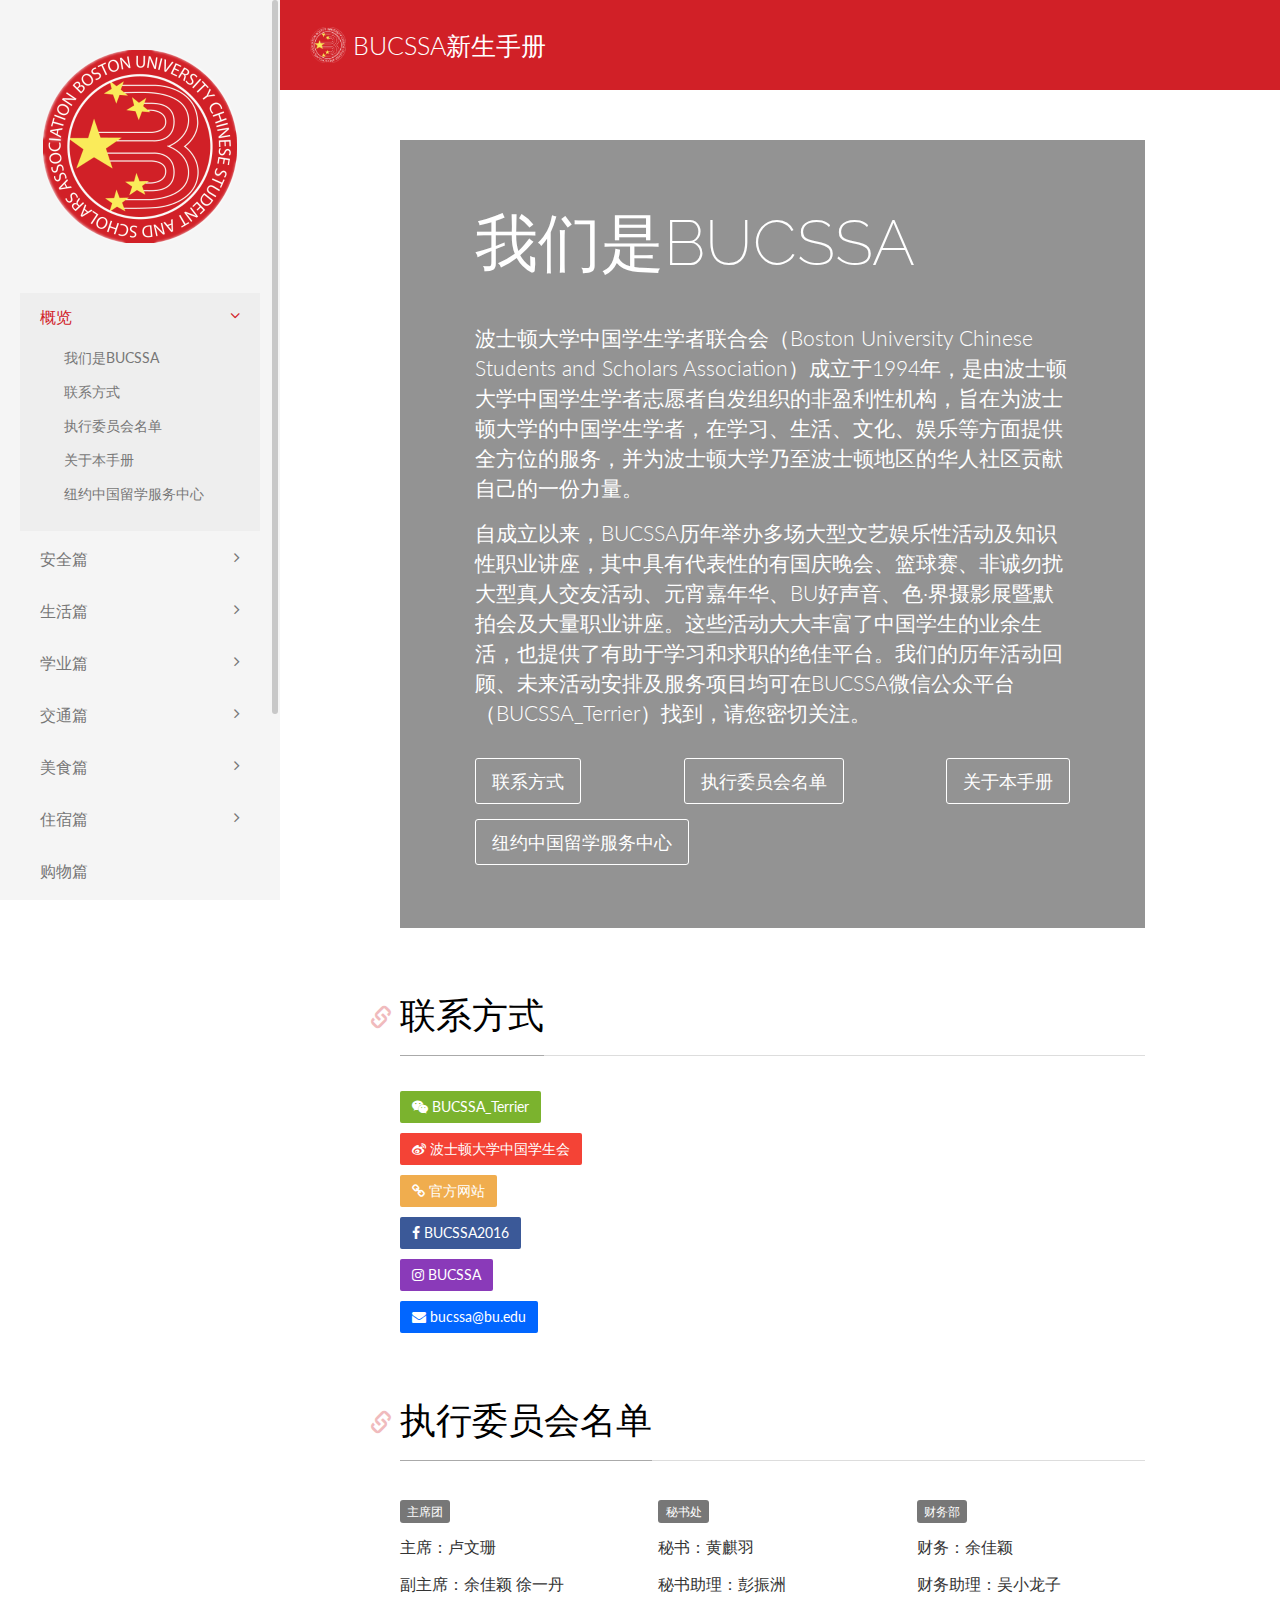
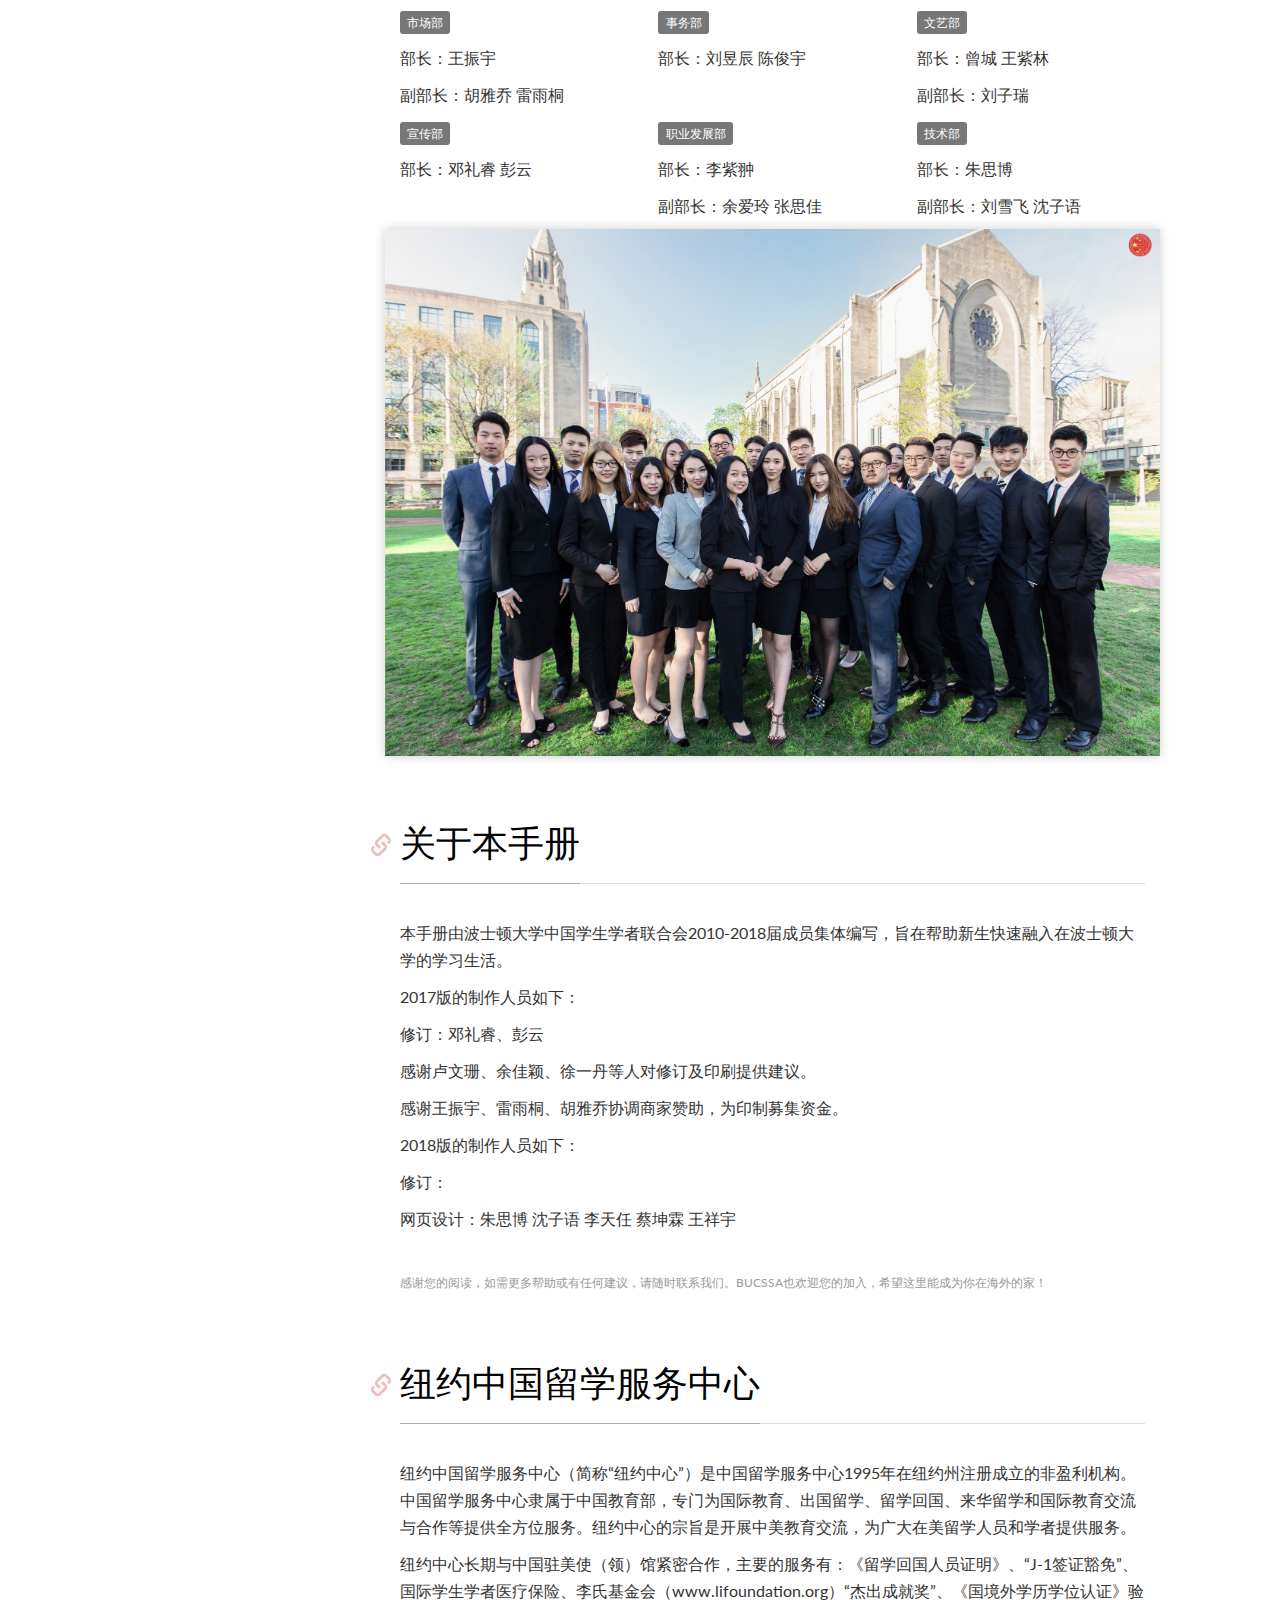
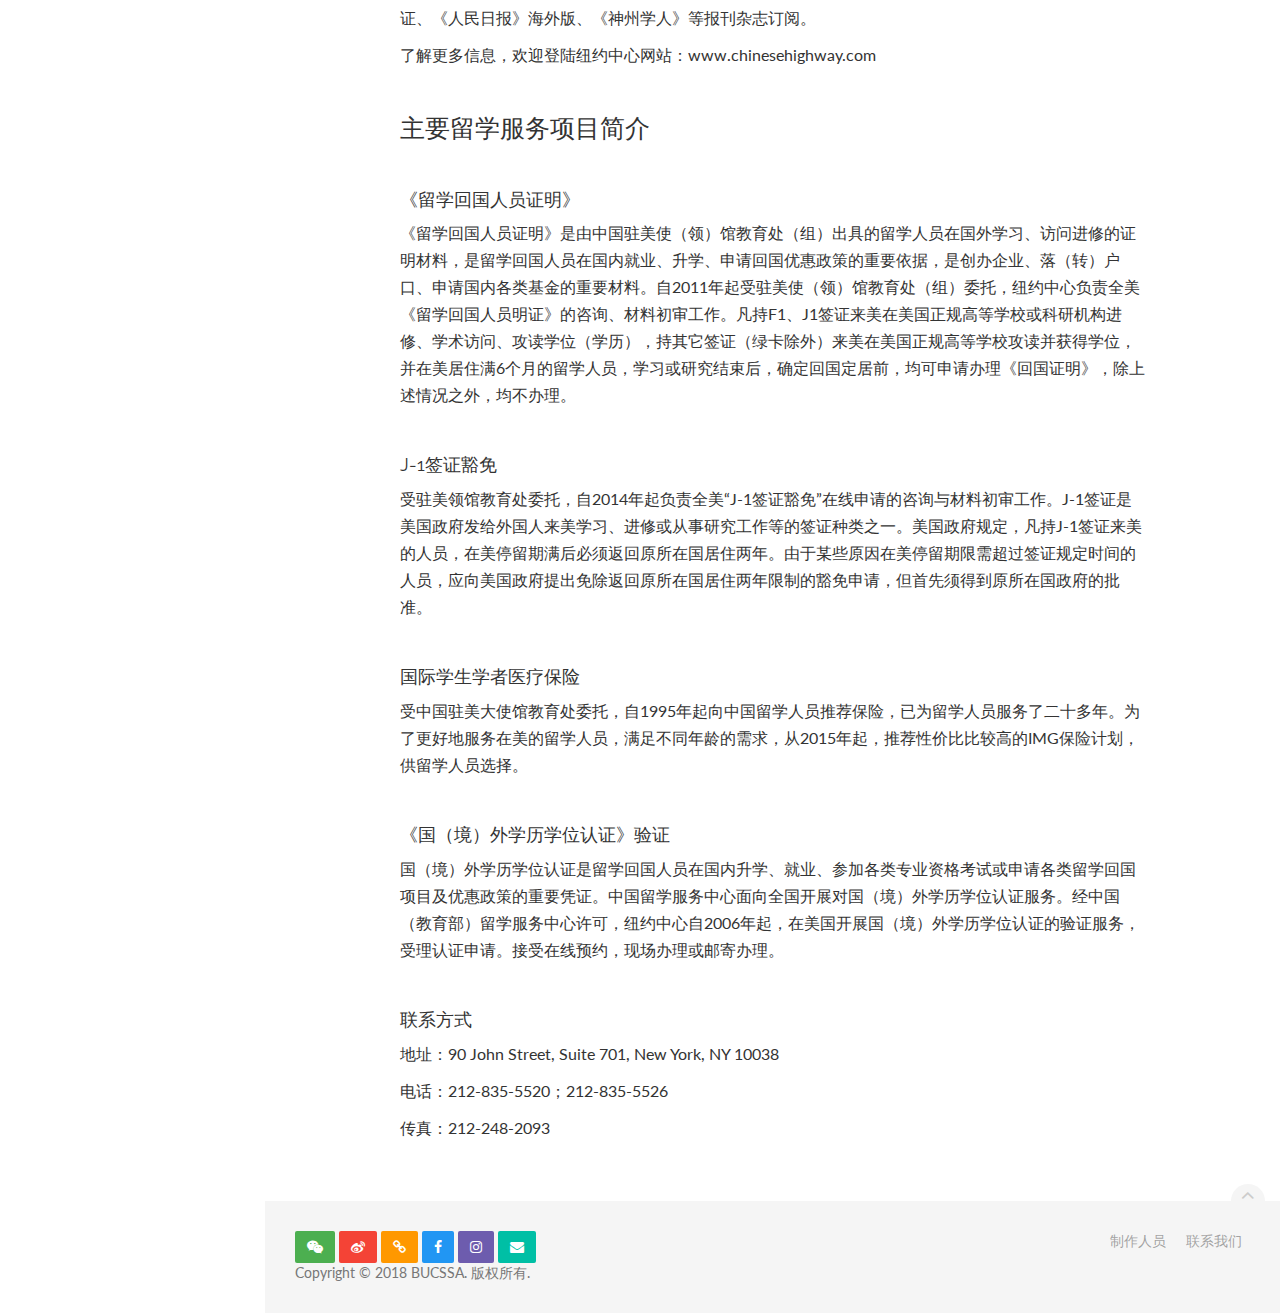
<file: index.html>
<!DOCTYPE html>
<html lang="en">
  <head>
    <meta charset="utf-8">
    <meta http-equiv="X-UA-Compatible" content="IE=edge">
    <meta name="viewport" content="width=device-width, initial-scale=1">
    <meta name="description" content="">
    <meta name="keywords" content="">

    <title>BUCSSA新生手册-概览</title>

    <!-- Styles -->
    <link href="assets/css/theDocs.all.min.css" rel="stylesheet">
    <link href="assets/css/custom.css" rel="stylesheet">
		<link href="assets/css/skin/skin-red.css" rel="stylesheet">
    <!-- Fonts -->
    <link href='http://fonts.googleapis.com/css?family=Raleway:100,300,400,500%7CLato:300,400' rel='stylesheet' type='text/css'>

    <!-- Favicons -->
    <link rel="apple-touch-icon" href="/apple-touch-icon.png">
    <link rel="icon" href="assets/img/favicon.png">
  </head>

  <body>


    <!-- Sidebar -->
    <aside class="sidebar sidebar-boxed">

      <a class="sidebar-brand" href="index.html"><img src="assets/img/logo-sidebar-alt.jpg" alt="logo"></a>
      <ul class="sidenav dropable">
      	
        <li>
          <a class="active" href="index.html">概览</a>
          <ul>
            <li><a href="index.html#index1">我们是BUCSSA</a></li>
            <li><a href="index.html#index2">联系方式</a></li>
            <li><a href="index.html#index3">执行委员会名单</a></li>
            <li><a href="index.html#index4">关于本手册</a></li>
            <li><a href="index.html#index5">纽约中国留学服务中心</a></li>
          </ul>
        </li>
        
        <li>
          <a href="safety.html">安全篇</a>
          <ul>
            <li><a href="safety.html#safety1">校园安全</a></li>
            <li><a href="safety.html#safety2">自然灾害</a></li>
            <li><a href="safety.html#safety3">心理健康</a></li>
          </ul>
        </li>
        
        <li>
          <a href="life.html">生活篇</a>
          <ul>
            <li><a href="life.html#life1">新生注册</a></li>
            <li><a href="life.html#life2">手机号办理</a></li>
            <li><a href="life.html#life3">银行开户</a></li>
            <li><a href="life.html#life4">驾照申请</a></li>
            <li><a href="life.html#life5">社会保障号(SSN)申请</a></li>
            <li><a href="life.html#life6">收入退税和 Direct Deposit</a></li>
          </ul>
        </li>
        
        <li>
          <a href="learning.html">学业篇</a>
          <ul>
            <li><a href="learning.html#learning1">课程</a></li>
            <li><a href="learning.html#learning2">校内活动</a></li>
            <li><a href="learning.html#learning3">转学转专业</a></li>
            <li><a href="learning.html#learning4">TA & RA</a></li>
            <li><a href="learning.html#learning5">PhD Qualify</a></li>
          </ul>
        </li>
        
        <li>
          <a href="transportation.html">交通篇</a>
          <ul>
            <li><a href="transportation.html#transportation1">地铁</a></li>
            <li><a href="transportation.html#transportation2">公交车和校车</a></li>
            <li><a href="transportation.html#transportation3">打车</a></li>
            <li><a href="transportation.html#transportation4">自行车</a></li>
            <li><a href="transportation.html#transportation5">长途</a></li>
            <li><a href="transportation.html#transportation6">租车</a></li>
          </ul>
        </li>
        
        <li>
          <a href="food.html">美食篇</a>
          <ul>
            <li><a href="food.html#food1">Dining Plan</a></li>
            <li><a href="food.html#food2">校外餐厅</a></li>
          </ul>
        </li>
        
        <li>
          <a href="housing.html">住宿篇</a>
          <ul>
            <li><a href="housing.html#housing1">宿舍</a></li>
            <li><a href="housing.html#housing2">校外租房</a></li>
            <li><a href="housing.html#housing3">临时住宿</a></li>
          </ul>
        </li>
        
        <li><a href="shopping.html">购物篇</a></li>
        
        <li><a href="on-campus-employment.html">校内工作篇</a></li>
                
        <li><a href="intern.html">实习篇</a></li>
        
        <li><a href="party.html">聚会篇</a></li>
        
        <li><a href="travel.html">旅游篇</a></li>

      </ul>

    </aside>
    <!-- END Sidebar -->


    <header class="site-header navbar-fullwidth">

      <!-- Top navbar & branding -->
      <nav class="navbar navbar-default">
        <div class="container">

          <!-- Toggle buttons and brand -->
          <div class="navbar-header">

          <!-- Top-right navbar botton template          	
            <button type="button" class="navbar-toggle" data-toggle="collapse" data-target="#navbar" aria-expanded="true" aria-controls="navbar">
              <span class="glyphicon glyphicon-option-vertical"></span>
            </button>
          -->  

            <button type="button" class="navbar-toggle for-sidebar" data-toggle="offcanvas">
              <span class="icon-bar"></span>
              <span class="icon-bar"></span>
              <span class="icon-bar"></span>
            </button>
            <a class="navbar-brand" href="index.html"><img src="assets/img/logo-sidebar.jpg" alt="logo">&nbsp;BUCSSA新生手册</a>
            
          </div>
          <!-- END Toggle buttons and brand -->

          <!-- Top-right navbar content template
          <div id="navbar" class="navbar-collapse collapse" aria-expanded="true" role="banner">
            <ul class="nav navbar-nav navbar-right">
              <li class="hero"><a href="index.html">BUCSSA新生手册</a></li>
            </ul>
          </div>
          <!-- END Top navbar -->

        </div>
      </nav>
      <!-- END Top navbar & branding -->
      
    </header>


    <main class="container-fluid">
      <div class="row">

        <!-- Main content -->
        <article class="main-content" role="main">

					<div id="index1" class="jumbotron text-white text-left overlay-black" style="">
					  <div class="container">
					    <h1>我们是BUCSSA</h1>
					    <p>波士顿大学中国学生学者联合会（Boston University Chinese Students and Scholars Association）成立于1994年，是由波士顿大学中国学生学者志愿者自发组织的非盈利性机构，旨在为波士顿大学的中国学生学者，在学习、生活、文化、娱乐等方面提供全方位的服务，并为波士顿大学乃至波士顿地区的华人社区贡献自己的一份力量。</p>
					    <p>自成立以来，BUCSSA历年举办多场大型文艺娱乐性活动及知识性职业讲座，其中具有代表性的有国庆晚会、篮球赛、非诚勿扰大型真人交友活动、元宵嘉年华、BU好声音、色·界摄影展暨默拍会及大量职业讲座。这些活动大大丰富了中国学生的业余生活，也提供了有助于学习和求职的绝佳平台。我们的历年活动回顾、未来活动安排及服务项目均可在BUCSSA微信公众平台（BUCSSA_Terrier）找到，请您密切关注。</p>
					    <p style="text-align:justify;text-align-last:justify">
					    	<a class="btn btn-white btn-outline btn-lg" href="#index2" role="button">联系方式</a>
					    	<a class="btn btn-white btn-outline btn-lg" href="#index3" role="button">执行委员会名单</a>
					    	<a class="btn btn-white btn-outline btn-lg" href="#index4" role="button">关于本手册</a>
					    	<a class="btn btn-white btn-outline btn-lg" href="#index5" role="button">纽约中国留学服务中心</a>
					    </p>
					  </div>
					</div>
				
					<h2 id="index2">联系方式</h2>
					<p><a href="assets/img/wechat-qr-code.png"><button type="button" class="btn btn-success" style="background-color:#7bb32e"><i class="fa fa-weixin"></i> BUCSSA_Terrier</button></a></p>
					<p><a href="https://weibo.com/bucssa"><button type="button" class="btn btn-danger style="background-color:#e6162d"><i class="fa fa-weibo"></i> 波士顿大学中国学生会</button></a></p>
					<p><a href="http://www.bucssa.net"><button type="button" class="btn btn-warning" style="background-color:#f0ad4e"><i class="fa fa-link"></i> 官方网站</button></a></p>
					<p><a href="https://www.facebook.com/BUCSSA2016/"><button type="button" class="btn btn-primary" style="background-color:#3b5998"><i class="fa fa-facebook"></i> BUCSSA2016</button></a></p>
					<p><a href="https://www.instagram.com/bucssa/"><button type="button" class="btn btn-purple" style="background-color:#8a3ab9"><i class="fa fa-instagram"></i> BUCSSA</button></a></p>
					<p><a href="mailto:bucssa@bu.edu"><button type="button" class="btn btn-teal" style="background-color:#0166ff"><i class="fa fa-envelope"></i> bucssa@bu.edu</button></a></p>
									
					<h2 id="index3">执行委员会名单</h2>
					<div class="row">
					  <div class="col-md-4">
							<p><span class="label label-default">主席团</span></p>
							<p>主席：卢文珊</p>
							<p>副主席：余佳颖 徐一丹</p>
					  </div>
					  <div class="col-md-4">
							<p><span class="label label-default">秘书处</span></p>
							<p>秘书：黄麒羽</p>
							<p>秘书助理：彭振洲</p>
					  </div>
					  <div class="col-md-4">
							<p><span class="label label-default">财务部</span></p>
							<p>财务：余佳颖</p>
							<p>财务助理：吴小龙子</p>
					  </div>
					</div>
					<div class="row">
					  <div class="col-md-4">
							<p><span class="label label-default">市场部</span></p>
							<p>部长：王振宇</p>
							<p>副部长：胡雅乔 雷雨桐</p>
					  </div>
					  <div class="col-md-4">
							<p><span class="label label-default">事务部</span></p>
							<p>部长：刘昱辰 陈俊宇</p>
					  </div>
					  <div class="col-md-4">
							<p><span class="label label-default">文艺部</span></p>
							<p>部长：曾城 王紫林</p>
							<p>副部长：刘子瑞</p>
					  </div>
					</div>
					<div class="row">
					  <div class="col-md-4">
							<p><span class="label label-default">宣传部</span></p>
							<p>部长：邓礼睿 彭云</p>
					  </div>
					  <div class="col-md-4">
							<p><span class="label label-default">职业发展部</span></p>
							<p>部长：李紫翀</p>
							<p>副部长：余爱玲 张思佳</p>
					  </div>
					  <div class="col-md-4">
							<p><span class="label label-default">技术部</span></p>
							<p>部长：朱思博</p>
							<p>副部长：刘雪飞 沈子语</p>
					  </div>
					  <img class="img-shadow img-responsive center-block" src="assets/img/board-members-photo-mini.jpg" alt="shadowed image">
					</div>
					
					<h2 id="index4">关于本手册</h2>
					<p>本手册由波士顿大学中国学生学者联合会2010-2018届成员集体编写，旨在帮助新生快速融入在波士顿大学的学习生活。</p>
					<p>2017版的制作人员如下：</p>
					<p>修订：邓礼睿、彭云</p>
					<p>感谢卢文珊、余佳颖、徐一丹等人对修订及印刷提供建议。</p>
					<p>感谢王振宇、雷雨桐、胡雅乔协调商家赞助，为印制募集资金。</p>
					<p>2018版的制作人员如下：</p>
					<p>修订：</p>
					<p>网页设计：朱思博 沈子语 李天任 蔡坤霖 王祥宇</p>
					<br>
					<p style="font-size:75%; color:#999999">感谢您的阅读，如需更多帮助或有任何建议，请随时联系我们。BUCSSA也欢迎您的加入，希望这里能成为你在海外的家！</p>

					<h2 id="index5">纽约中国留学服务中心</h2>
					<p>纽约中国留学服务中心（简称“纽约中心”）是中国留学服务中心1995年在纽约州注册成立的非盈利机构。中国留学服务中心隶属于中国教育部，专门为国际教育、出国留学、留学回国、来华留学和国际教育交流与合作等提供全方位服务。纽约中心的宗旨是开展中美教育交流，为广大在美留学人员和学者提供服务。</p>
					<p>纽约中心长期与中国驻美使（领）馆紧密合作，主要的服务有：《留学回国人员证明》、“J-1签证豁免”、国际学生学者医疗保险、李氏基金会（www.lifoundation.org）“杰出成就奖”、《国境外学历学位认证》验证、《人民日报》海外版、《神州学人》等报刊杂志订阅。</p>
					<p>了解更多信息，欢迎登陆纽约中心网站：www.chinesehighway.com</p>
					<br>
					<h4>主要留学服务项目简介</h4>
					<br>
					<h6>《留学回国人员证明》</h6>
					<p>《留学回国人员证明》是由中国驻美使（领）馆教育处（组）出具的留学人员在国外学习、访问进修的证明材料，是留学回国人员在国内就业、升学、申请回国优惠政策的重要依据，是创办企业、落（转）户口、申请国内各类基金的重要材料。自2011年起受驻美使（领）馆教育处（组）委托，纽约中心负责全美《留学回国人员明证》的咨询、材料初审工作。凡持F1、J1签证来美在美国正规高等学校或科研机构进修、学术访问、攻读学位（学历），持其它签证（绿卡除外）来美在美国正规高等学校攻读并获得学位，并在美居住满6个月的留学人员，学习或研究结束后，确定回国定居前，均可申请办理《回国证明》，除上述情况之外，均不办理。</p>
					<br>
					<h6>J-1签证豁免</h6>
					<p>受驻美领馆教育处委托，自2014年起负责全美“J-1签证豁免”在线申请的咨询与材料初审工作。J-1签证是美国政府发给外国人来美学习、进修或从事研究工作等的签证种类之一。美国政府规定，凡持J-1签证来美的人员，在美停留期满后必须返回原所在国居住两年。由于某些原因在美停留期限需超过签证规定时间的人员，应向美国政府提出免除返回原所在国居住两年限制的豁免申请，但首先须得到原所在国政府的批准。</p>
					<br>
					<h6>国际学生学者医疗保险</h6>
					<p>受中国驻美大使馆教育处委托，自1995年起向中国留学人员推荐保险，已为留学人员服务了二十多年。为了更好地服务在美的留学人员，满足不同年龄的需求，从2015年起，推荐性价比比较高的IMG保险计划，供留学人员选择。</p>
					<br>
					<h6>《国（境）外学历学位认证》验证</h6>
					<p>国（境）外学历学位认证是留学回国人员在国内升学、就业、参加各类专业资格考试或申请各类留学回国项目及优惠政策的重要凭证。中国留学服务中心面向全国开展对国（境）外学历学位认证服务。经中国（教育部）留学服务中心许可，纽约中心自2006年起，在美国开展国（境）外学历学位认证的验证服务，受理认证申请。接受在线预约，现场办理或邮寄办理。</p>
					<br>
					<h6>联系方式</h6>
					<p>地址：90 John Street, Suite 701, New York, NY 10038</p>
					<p>电话：212-835-5520；212-835-5526 </p>
					<p>传真：212-248-2093</p>

        </article>
        <!-- END Main content -->


        <!-- Footer -->
        <footer class="site-footer">
          <div class="container-fluid">
            <a id="scroll-up" href="#"><i class="fa fa-angle-up"></i></a>

            <div class="row">
              <div class="col-md-6 col-sm-6">
								<a href="assets/img/wechat-qr-code.png"><button type="button" class="btn btn-success"><i class="fa fa-weixin"></i></button></a>
								<a href="https://weibo.com/bucssa"><button type="button" class="btn btn-danger"><i class="fa fa-weibo"></i></button></a>
								<a href="http://www.bucssa.net"><button type="button" class="btn btn-warning"><i class="fa fa-link"></i></button></a>
								<a href="https://www.facebook.com/BUCSSA2016/"><button type="button" class="btn btn-primary"><i class="fa fa-facebook"></i></button></a>
								<a href="https://www.instagram.com/bucssa/"><button type="button" class="btn btn-purple"><i class="fa fa-instagram"></i></button></a>
								<a href="mailto:bucssa@bu.edu"><button type="button" class="btn btn-teal"><i class="fa fa-envelope"></i></button></a>                            	
                <p>Copyright &copy; 2018 BUCSSA. 版权所有.</p>
              </div>
              <div class="col-md-6 col-sm-6">
                <ul class="footer-menu">
                  <li><a href="index.html#index4">制作人员</a></li>
                  <li><a href="mailto:tech@bucssa.net">联系我们</a></li>
                </ul>
              </div>
            </div>
          </div>
        </footer>
        <!-- END Footer -->

      </div>
    </main>

    <!-- Scripts -->
    <script src="assets/js/theDocs.all.min.js"></script>
    <script src="assets/js/custom.js"></script>

  </body>
</html>
</file>
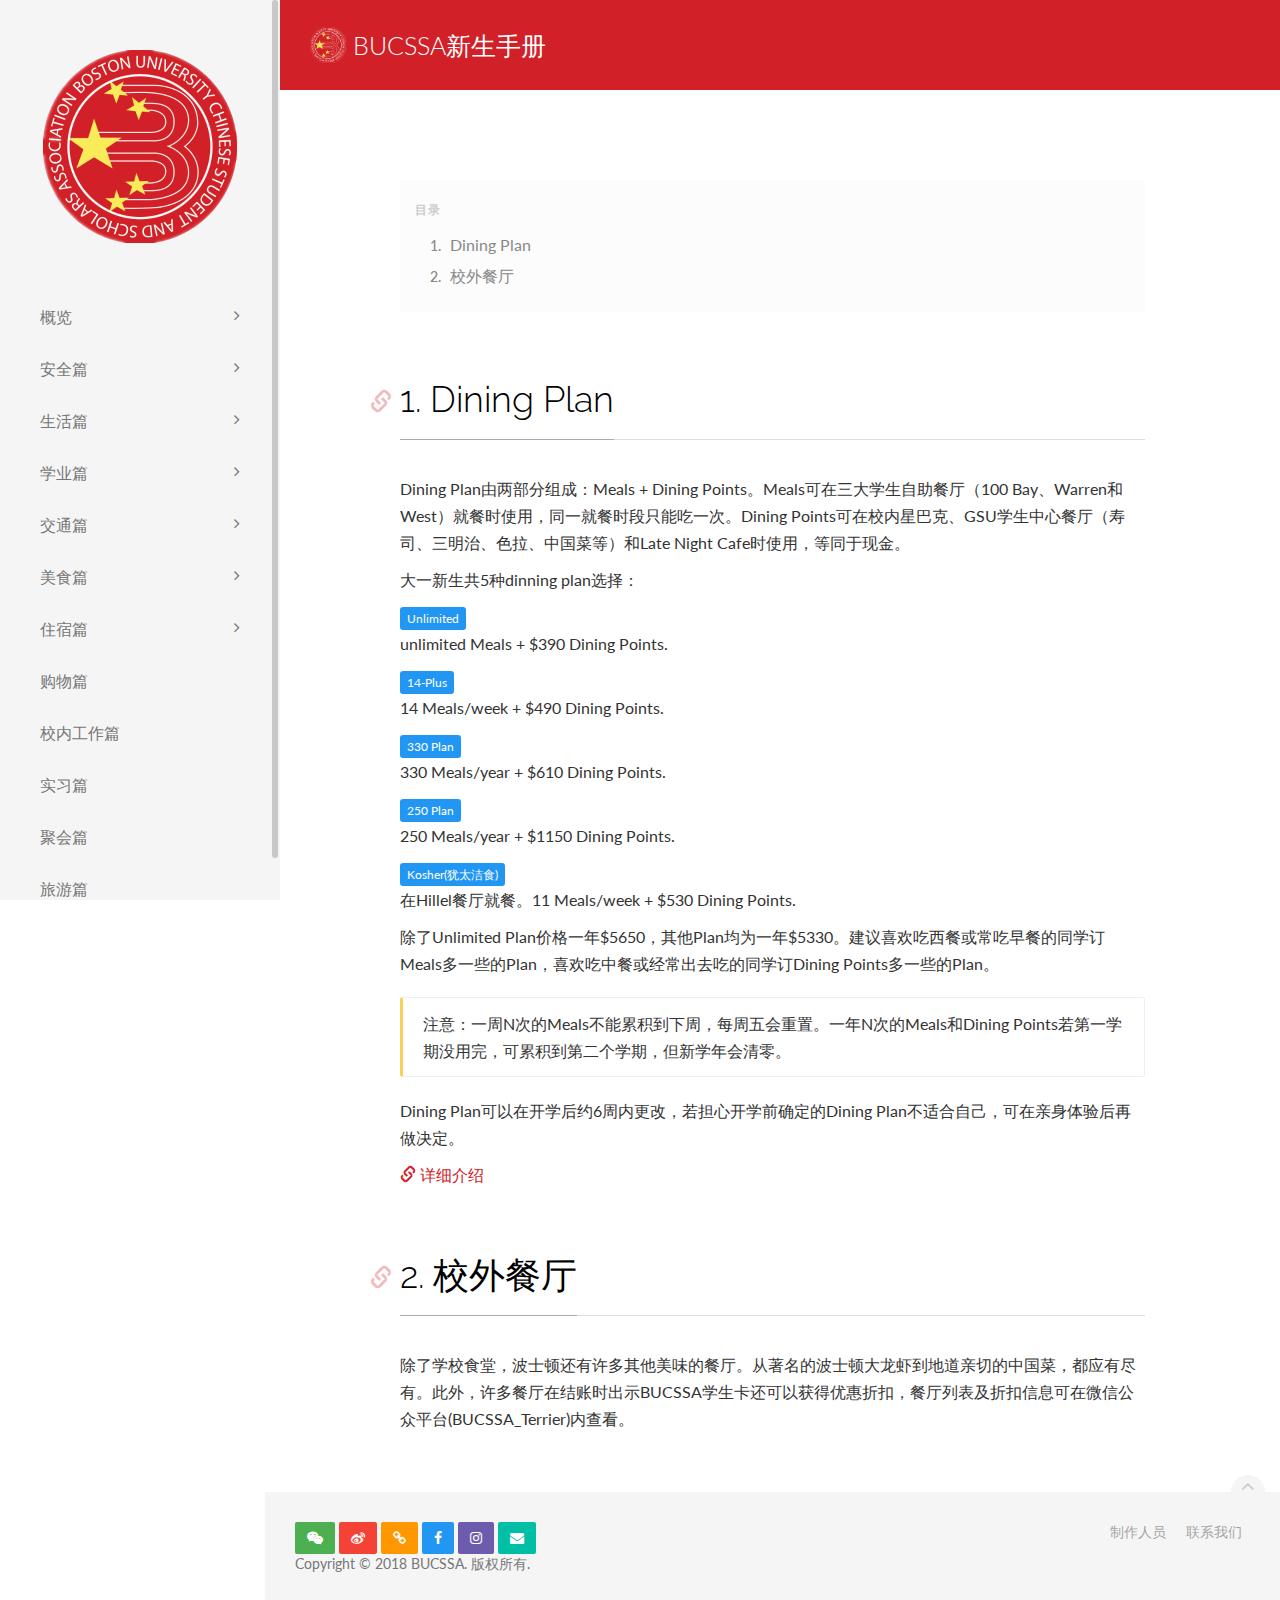
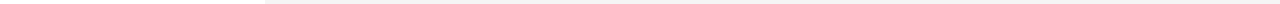
<file: food.html>
<!DOCTYPE html>
<html lang="en">
  <head>
    <meta charset="utf-8">
    <meta http-equiv="X-UA-Compatible" content="IE=edge">
    <meta name="viewport" content="width=device-width, initial-scale=1">
    <meta name="description" content="">
    <meta name="keywords" content="">

    <title>BUCSSA新生手册-美食篇</title>

    <!-- Styles -->
    <link href="assets/css/theDocs.all.min.css" rel="stylesheet">
    <link href="assets/css/custom.css" rel="stylesheet">
    <link href="assets/css/skin/skin-red.css" rel="stylesheet">
    <!-- Fonts -->
    <link href='http://fonts.googleapis.com/css?family=Raleway:100,300,400,500%7CLato:300,400' rel='stylesheet' type='text/css'>

    <!-- Favicons -->
    <link rel="apple-touch-icon" href="/apple-touch-icon.png">
    <link rel="icon" href="assets/img/favicon.png">
  </head>

  <body>


    <!-- Sidebar -->
    <aside class="sidebar sidebar-boxed">

      <a class="sidebar-brand" href="index.html"><img src="assets/img/logo-sidebar-alt.jpg" alt="logo"></a>
      <ul class="sidenav dropable">
      	
        <li>
          <a href="index.html">概览</a>
          <ul>
            <li><a href="index.html#index1">我们是BUCSSA</a></li>
            <li><a href="index.html#index2">联系方式</a></li>
            <li><a href="index.html#index3">执行委员会名单</a></li>
            <li><a href="index.html#index4">关于本手册</a></li>
            <li><a href="index.html#index5">纽约中国留学服务中心</a></li>
          </ul>
        </li>
        
        <li>
          <a href="safety.html">安全篇</a>
          <ul>
            <li><a href="safety.html#safety1">校园安全</a></li>
            <li><a href="safety.html#safety2">自然灾害</a></li>
            <li><a href="safety.html#safety3">心理健康</a></li>
          </ul>
        </li>
        
        <li>
          <a href="life.html">生活篇</a>
          <ul>
            <li><a href="life.html#life1">新生注册</a></li>
            <li><a href="life.html#life2">手机号办理</a></li>
            <li><a href="life.html#life3">银行开户</a></li>
            <li><a href="life.html#life4">驾照申请</a></li>
            <li><a href="life.html#life5">社会保障号(SSN)申请</a></li>
            <li><a href="life.html#life6">收入退税和 Direct Deposit</a></li>
          </ul>
        </li>
        
        <li>
          <a href="learning.html">学业篇</a>
          <ul>
            <li><a href="learning.html#learning1">课程</a></li>
            <li><a href="learning.html#learning2">校内活动</a></li>
            <li><a href="learning.html#learning3">转学转专业</a></li>
            <li><a href="learning.html#learning4">TA & RA</a></li>
            <li><a href="learning.html#learning5">PhD Qualify</a></li>
          </ul>
        </li>
        
        <li>
          <a href="transportation.html">交通篇</a>
          <ul>
            <li><a href="transportation.html#transportation1">地铁</a></li>
            <li><a href="transportation.html#transportation2">公交车和校车</a></li>
            <li><a href="transportation.html#transportation3">打车</a></li>
            <li><a href="transportation.html#transportation4">自行车</a></li>
            <li><a href="transportation.html#transportation5">长途</a></li>
            <li><a href="transportation.html#transportation6">租车</a></li>
          </ul>
        </li>
        
        <li>
          <a href="food.html">美食篇</a>
          <ul>
            <li><a href="food.html#food1">Dining Plan</a></li>
            <li><a href="food.html#food2">校外餐厅</a></li>
          </ul>
        </li>
        
        <li>
          <a href="housing.html">住宿篇</a>
          <ul>
            <li><a href="housing.html#housing1">宿舍</a></li>
            <li><a href="housing.html#housing2">校外租房</a></li>
            <li><a href="housing.html#housing3">临时住宿</a></li>
          </ul>
        </li>
        
        <li><a href="shopping.html">购物篇</a></li>
        
        <li><a href="on-campus-employment.html">校内工作篇</a></li>
                
        <li><a href="intern.html">实习篇</a></li>
        
        <li><a href="party.html">聚会篇</a></li>
        
        <li><a href="travel.html">旅游篇</a></li>

      </ul>

    </aside>
    <!-- END Sidebar -->


    <header class="site-header navbar-fullwidth">

      <!-- Top navbar & branding -->
      <nav class="navbar navbar-default">
        <div class="container">

          <!-- Toggle buttons and brand -->
          <div class="navbar-header">

          <!-- Top-right navbar botton template          
            <button type="button" class="navbar-toggle" data-toggle="collapse" data-target="#navbar" aria-expanded="true" aria-controls="navbar">
              <span class="glyphicon glyphicon-option-vertical"></span>
            </button>
          -->

            <button type="button" class="navbar-toggle for-sidebar" data-toggle="offcanvas">
              <span class="icon-bar"></span>
              <span class="icon-bar"></span>
              <span class="icon-bar"></span>
            </button>
            <a class="navbar-brand" href="index.html"><img src="assets/img/logo-sidebar.jpg" alt="logo">&nbsp;BUCSSA新生手册</a>
            
          </div>
          <!-- END Toggle buttons and brand -->

          <!-- Top-right navbar content template
          <div id="navbar" class="navbar-collapse collapse" aria-expanded="true" role="banner">
            <ul class="nav navbar-nav navbar-right">
              <li class="hero"><a href="index.html">BUCSSA新生手册</a></li>
            </ul>
          </div>
          <!-- END Top navbar -->

        </div>
      </nav>
      <!-- END Top navbar & branding -->
      
    </header>


    <main class="container-fluid">
      <div class="row">

        <!-- Main content -->
        <article class="main-content" role="main">

          <ol class="toc">
            <li><a href="#food1">Dining Plan</a></li>
            <li><a href="#food2">校外餐厅</a></li>
          </ol>
          
          <h2 id="food1">1. Dining Plan</h2>
          <p>Dining Plan由两部分组成：Meals + Dining Points。Meals可在三大学生自助餐厅（100 Bay、Warren和West）就餐时使用，同一就餐时段只能吃一次。Dining Points可在校内星巴克、GSU学生中心餐厅（寿司、三明治、色拉、中国菜等）和Late Night Cafe时使用，等同于现金。</p>
          <p>大一新生共5种dinning plan选择：</p>
          <span class="label label-primary">Unlimited</span>
          <p>unlimited Meals + $390 Dining Points.</p>
          <span class="label label-primary">14-Plus</span>
          <p>14 Meals/week + $490 Dining Points.</p>
          <span class="label label-primary">330 Plan</span>
          <p>330 Meals/year + $610 Dining Points.</p>
          <span class="label label-primary">250 Plan</span>
          <p>250 Meals/year + $1150 Dining Points.</p>
          <span class="label label-primary">Kosher(犹太洁食)</span>
          <p>在Hillel餐厅就餐。11 Meals/week + $530 Dining Points.</p>
          <p>除了Unlimited Plan价格一年$5650，其他Plan均为一年$5330。建议喜欢吃西餐或常吃早餐的同学订Meals多一些的Plan，喜欢吃中餐或经常出去吃的同学订Dining Points多一些的Plan。</p>
					<div class="callout callout-warning" role="alert">注意：一周N次的Meals不能累积到下周，每周五会重置。一年N次的Meals和Dining Points若第一学期没用完，可累积到第二个学期，但新学年会清零。</div>
					<p>Dining Plan可以在开学后约6周内更改，若担心开学前确定的Dining Plan不适合自己，可在亲身体验后再做决定。</p>
					<a href="http://www.bu.edu/housing/dining/plans/" target="view_window">
					  <span class="glyphicon glyphicon-link" aria-hidden="true"></span> 详细介绍
					</a>
					
          <h2 id="food2">2. 校外餐厅</h2>
          <p>除了学校食堂，波士顿还有许多其他美味的餐厅。从著名的波士顿大龙虾到地道亲切的中国菜，都应有尽有。此外，许多餐厅在结账时出示BUCSSA学生卡还可以获得优惠折扣，餐厅列表及折扣信息可在微信公众平台(BUCSSA_Terrier)内查看。</p>
        </article>
        <!-- END Main content -->

        <!-- Footer -->
        <footer class="site-footer">
          <div class="container-fluid">
            <a id="scroll-up" href="#"><i class="fa fa-angle-up"></i></a>

            <div class="row">
              <div class="col-md-6 col-sm-6">
								<a href="assets/img/wechat-qr-code.png"><button type="button" class="btn btn-success"><i class="fa fa-weixin"></i></button></a>
								<a href="https://weibo.com/bucssa"><button type="button" class="btn btn-danger"><i class="fa fa-weibo"></i></button></a>
								<a href="http://www.bucssa.net"><button type="button" class="btn btn-warning"><i class="fa fa-link"></i></button></a>
								<a href="https://www.facebook.com/BUCSSA2016/"><button type="button" class="btn btn-primary"><i class="fa fa-facebook"></i></button></a>
								<a href="https://www.instagram.com/bucssa/"><button type="button" class="btn btn-purple"><i class="fa fa-instagram"></i></button></a>
								<a href="mailto:bucssa@bu.edu"><button type="button" class="btn btn-teal"><i class="fa fa-envelope"></i></button></a>                            	
                <p>Copyright &copy; 2018 BUCSSA. 版权所有.</p>
              </div>
              <div class="col-md-6 col-sm-6">
                <ul class="footer-menu">
                  <li><a href="index.html#index4">制作人员</a></li>
                  <li><a href="mailto:tech@bucssa.net">联系我们</a></li>
                </ul>
              </div>
            </div>
          </div>
        </footer>
        <!-- END Footer -->

      </div>
    </main>

    <!-- Scripts -->
    <script src="assets/js/theDocs.all.min.js"></script>
    <script src="assets/js/custom.js"></script>

  </body>
</html>
</file>
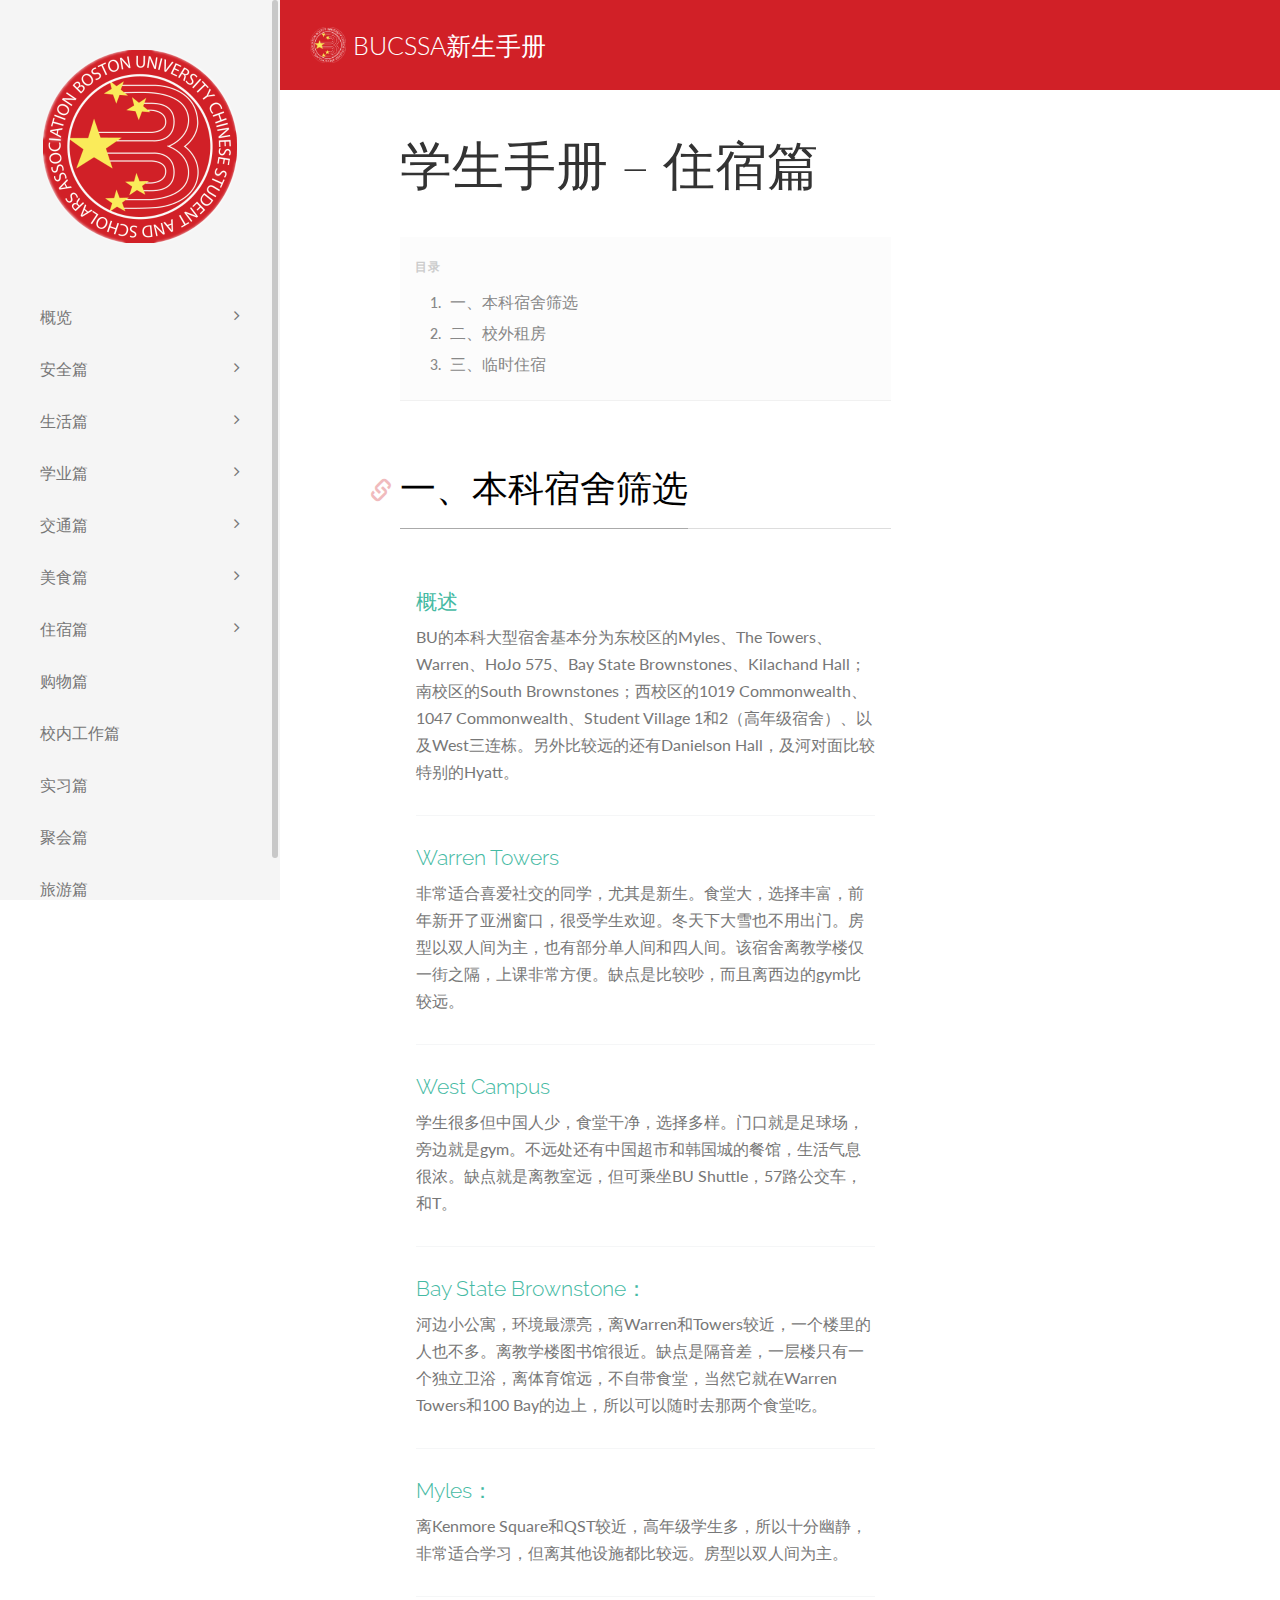
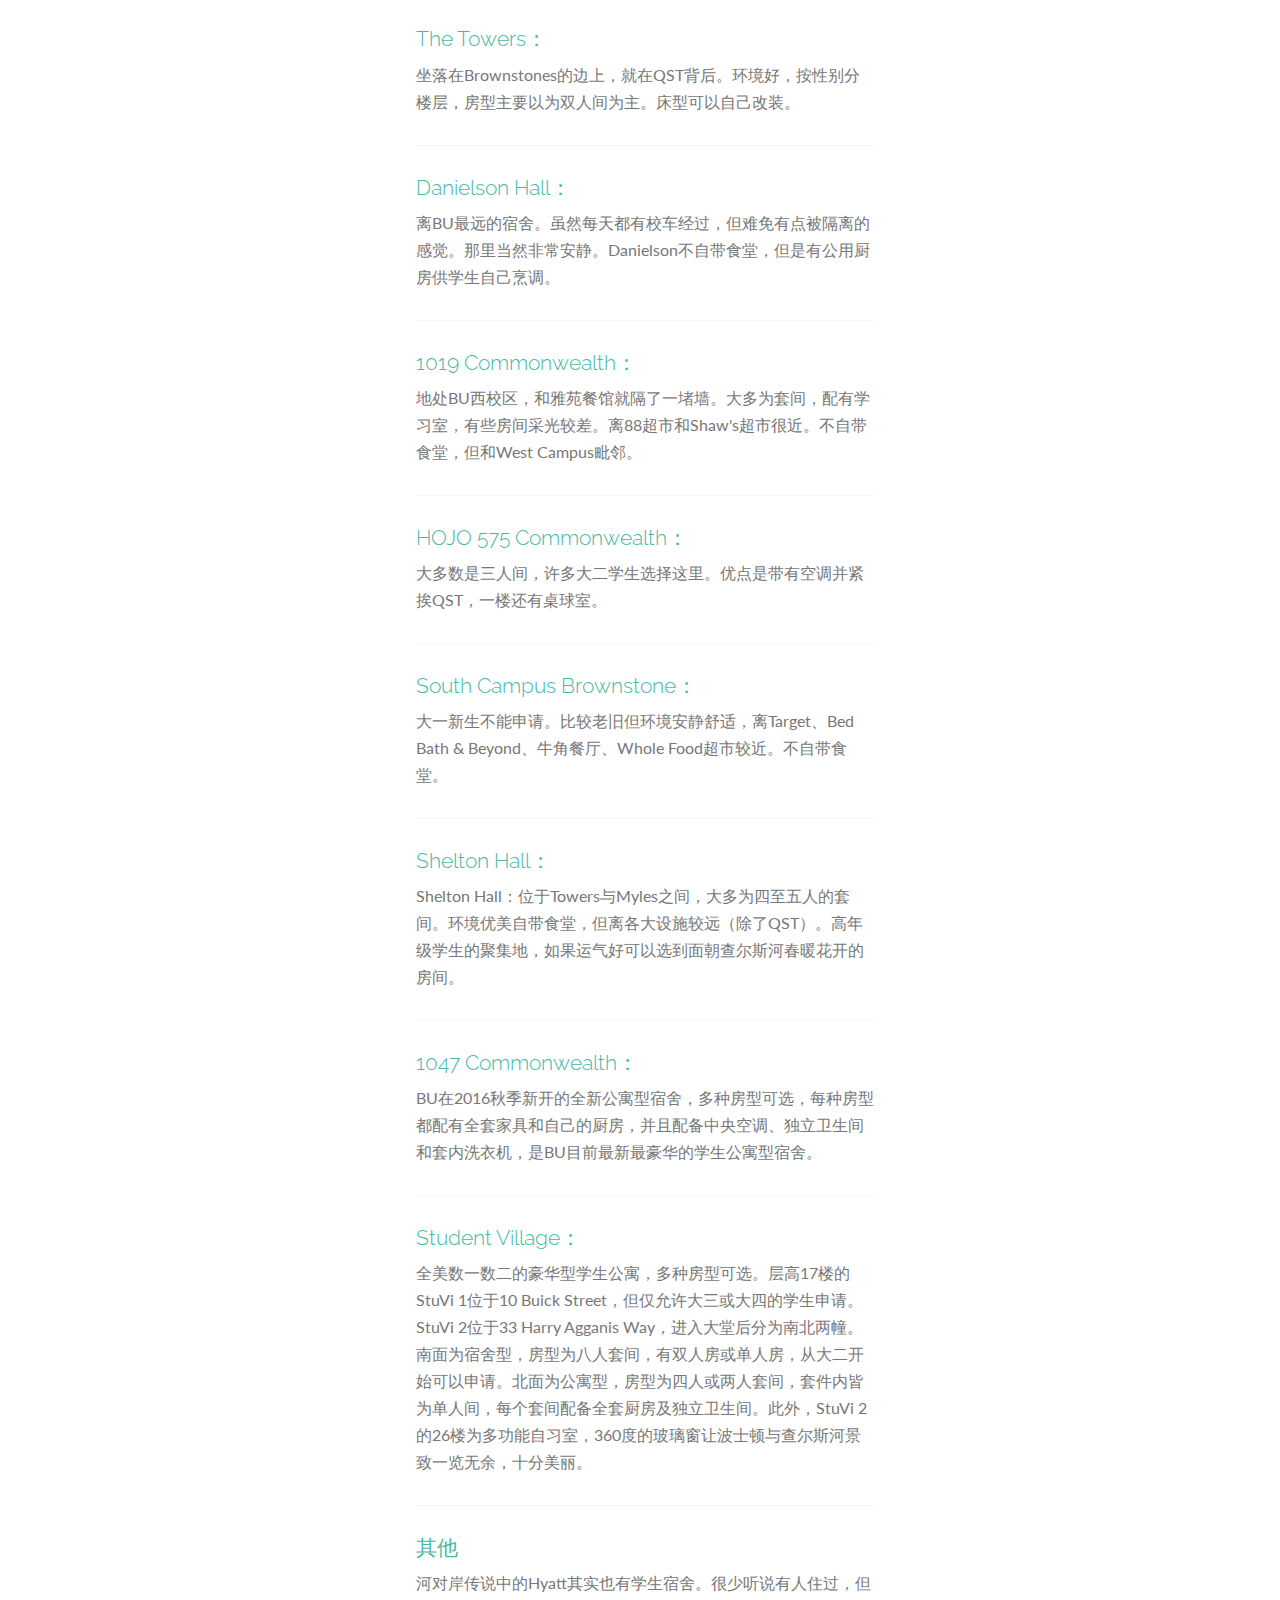
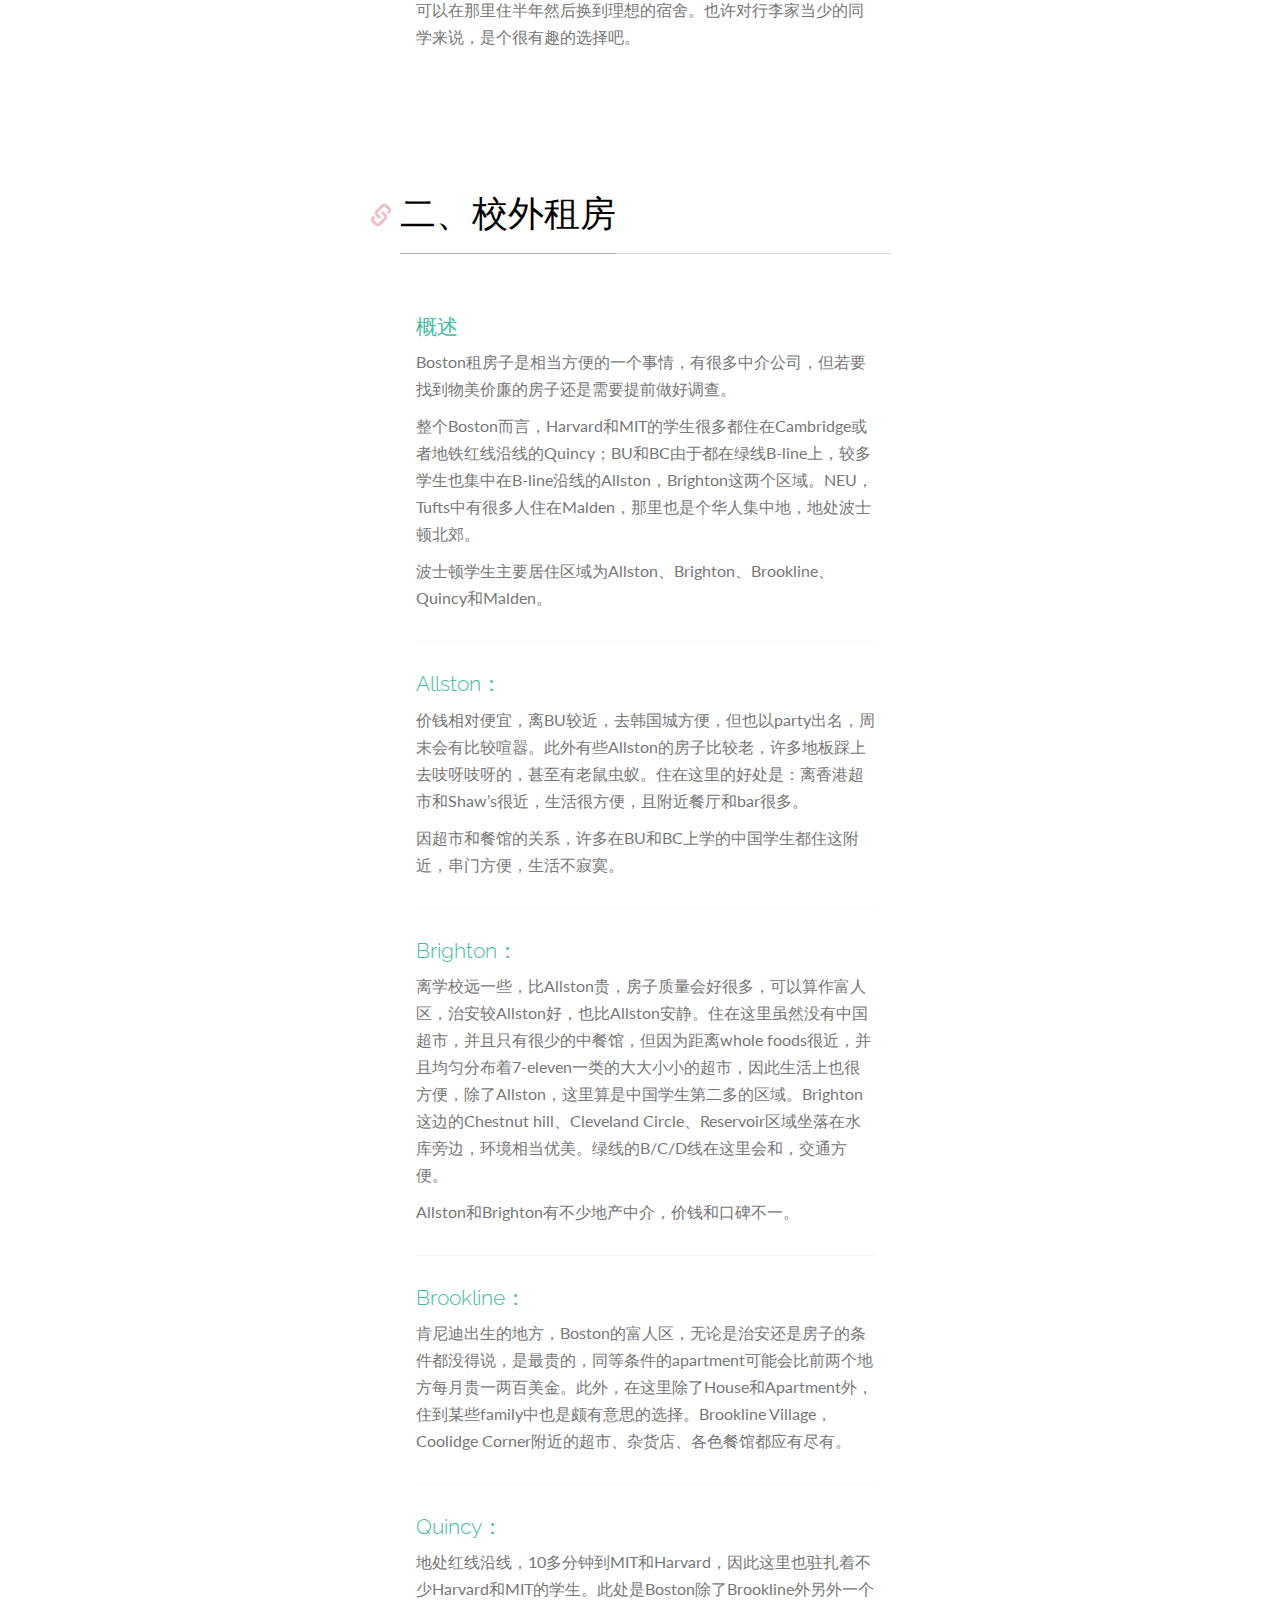
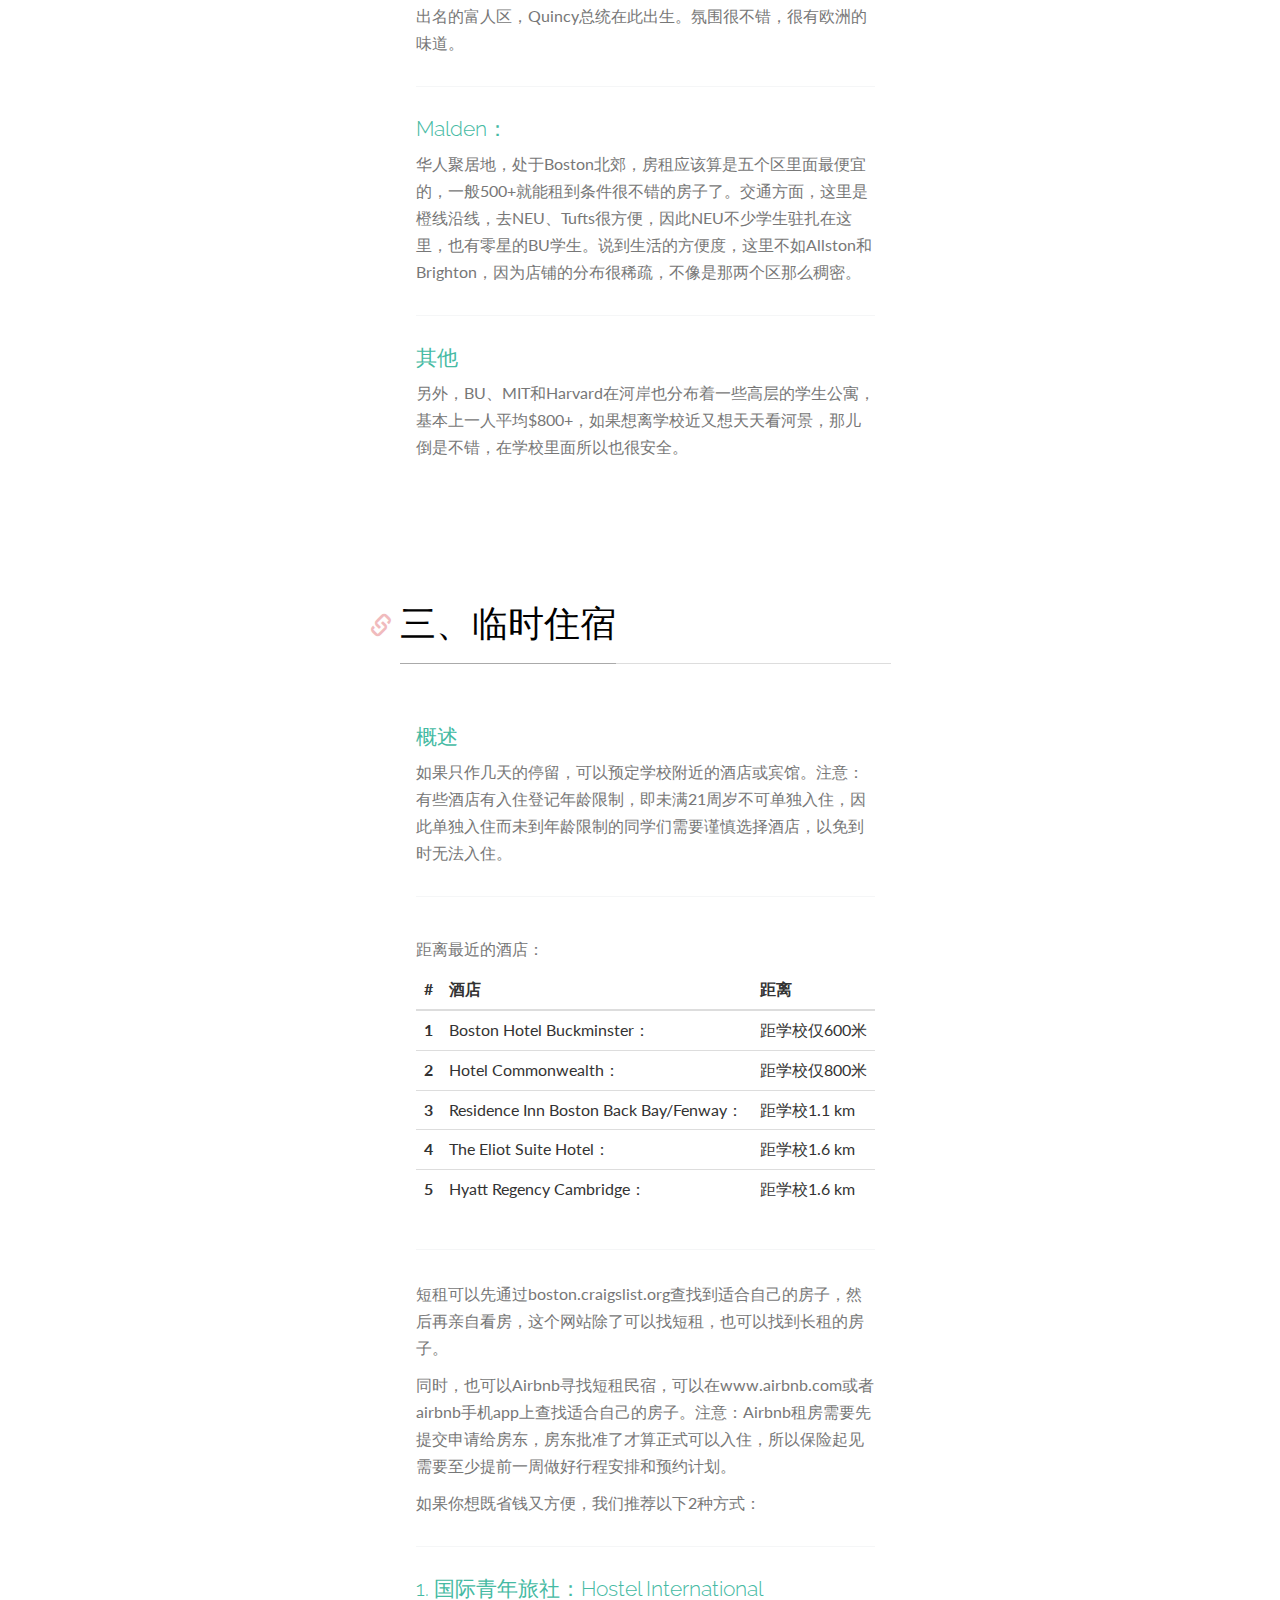
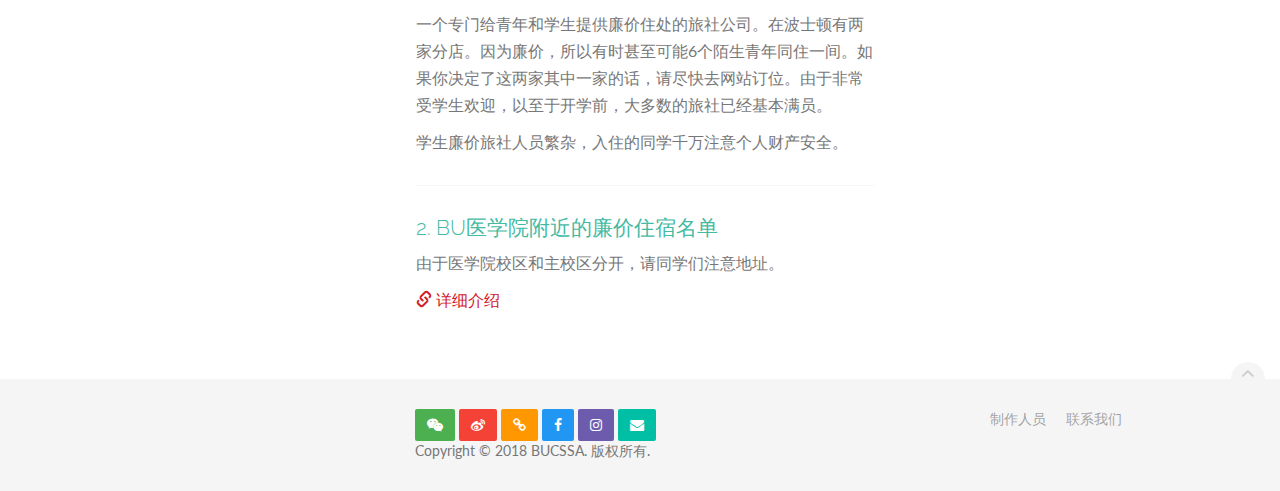
<file: housing.html>
<!DOCTYPE html>
<html lang="en">
  <head>
    <meta charset="utf-8">
    <meta http-equiv="X-UA-Compatible" content="IE=edge">
    <meta name="viewport" content="width=device-width, initial-scale=1">
    <meta name="description" content="">
    <meta name="keywords" content="">

    <title>BUCSSA新生手册-住宿篇</title>

    <!-- Styles -->
    <link href="assets/css/theDocs.all.min.css" rel="stylesheet">
    <link href="assets/css/custom.css" rel="stylesheet">
    <link href="assets/css/skin/skin-red.css" rel="stylesheet">
    <!-- Fonts -->
    <link href='http://fonts.googleapis.com/css?family=Raleway:100,300,400,500%7CLato:300,400' rel='stylesheet' type='text/css'>

    <!-- Favicons -->
    <link rel="apple-touch-icon" href="/apple-touch-icon.png">
    <link rel="icon" href="assets/img/favicon.png">
  </head>

  <body>


    <!-- Sidebar -->
    <aside class="sidebar sidebar-boxed">

      <a class="sidebar-brand" href="index.html"><img src="assets/img/logo-sidebar-alt.jpg" alt="logo"></a>
      <ul class="sidenav dropable">
      	
        <li>
          <a href="index.html">概览</a>
          <ul>
            <li><a href="index.html#index1">我们是BUCSSA</a></li>
            <li><a href="index.html#index2">联系方式</a></li>
            <li><a href="index.html#index3">执行委员会名单</a></li>
            <li><a href="index.html#index4">关于本手册</a></li>
            <li><a href="index.html#index5">纽约中国留学服务中心</a></li>
          </ul>
        </li>
        
        <li>
          <a href="safety.html">安全篇</a>
          <ul>
            <li><a href="safety.html#safety1">校园安全</a></li>
            <li><a href="safety.html#safety2">自然灾害</a></li>
            <li><a href="safety.html#safety3">心理健康</a></li>
          </ul>
        </li>
        
        <li>
          <a href="life.html">生活篇</a>
          <ul>
            <li><a href="life.html#life1">新生注册</a></li>
            <li><a href="life.html#life2">手机号办理</a></li>
            <li><a href="life.html#life3">银行开户</a></li>
            <li><a href="life.html#life4">驾照申请</a></li>
            <li><a href="life.html#life5">社会保障号(SSN)申请</a></li>
            <li><a href="life.html#life6">收入退税和 Direct Deposit</a></li>
          </ul>
        </li>
        
        <li>
          <a href="learning.html">学业篇</a>
          <ul>
            <li><a href="learning.html#learning1">课程</a></li>
            <li><a href="learning.html#learning2">校内活动</a></li>
            <li><a href="learning.html#learning3">转学转专业</a></li>
            <li><a href="learning.html#learning4">TA & RA</a></li>
            <li><a href="learning.html#learning5">PhD Qualify</a></li>
          </ul>
        </li>
        
        <li>
          <a href="transportation.html">交通篇</a>
          <ul>
            <li><a href="transportation.html#transportation1">地铁</a></li>
            <li><a href="transportation.html#transportation2">公交车和校车</a></li>
            <li><a href="transportation.html#transportation3">打车</a></li>
            <li><a href="transportation.html#transportation4">自行车</a></li>
            <li><a href="transportation.html#transportation5">长途</a></li>
            <li><a href="transportation.html#transportation6">租车</a></li>
          </ul>
        </li>
        
        <li>
          <a href="food.html">美食篇</a>
          <ul>
            <li><a href="food.html#food1">Dining Plan</a></li>
            <li><a href="food.html#food2">校外餐厅</a></li>
          </ul>
        </li>
        
        <li>
          <a href="housing.html">住宿篇</a>
          <ul>
            <li><a href="housing.html#housing1">宿舍</a></li>
            <li><a href="housing.html#housing2">校外租房</a></li>
            <li><a href="housing.html#housing3">临时住宿</a></li>
          </ul>
        </li>
        
        <li><a href="shopping.html">购物篇</a></li>
        
        <li><a href="on-campus-employment.html">校内工作篇</a></li>
                
        <li><a href="intern.html">实习篇</a></li>
        
        <li><a href="party.html">聚会篇</a></li>
        
        <li><a href="travel.html">旅游篇</a></li>

      </ul>

    </aside>
    <!-- END Sidebar -->


    <header class="site-header navbar-fullwidth">

      <!-- Top navbar & branding -->
      <nav class="navbar navbar-default">
        <div class="container">

          <!-- Toggle buttons and brand -->
          <div class="navbar-header">

          <!-- Top-right navbar botton template          
            <button type="button" class="navbar-toggle" data-toggle="collapse" data-target="#navbar" aria-expanded="true" aria-controls="navbar">
              <span class="glyphicon glyphicon-option-vertical"></span>
            </button>
          -->

            <button type="button" class="navbar-toggle for-sidebar" data-toggle="offcanvas">
              <span class="icon-bar"></span>
              <span class="icon-bar"></span>
              <span class="icon-bar"></span>
            </button>
            <a class="navbar-brand" href="index.html"><img src="assets/img/logo-sidebar.jpg" alt="logo">&nbsp;BUCSSA新生手册</a>
            
          </div>
          <!-- END Toggle buttons and brand -->

          <!-- Top-right navbar content template
          <div id="navbar" class="navbar-collapse collapse" aria-expanded="true" role="banner">
            <ul class="nav navbar-nav navbar-right">
              <li class="hero"><a href="index.html">BUCSSA新生手册</a></li>
            </ul>
          </div>
          <!-- END Top navbar -->

        </div>
      </nav>
      <!-- END Top navbar & branding -->
      
    </header>
      <main class="container-fluid">
      <div class="row">

        <!-- Main content -->
        <article class="col-md-9 col-sm-9 main-content" role="main">
          
          <header>
              <h1>学生手册 – 住宿篇</h1>
            <ol class="toc">
              <li><a href="#housing1">一、本科宿舍筛选</a></li>
              <li><a href="#housing2">二、校外租房</a></li>
              <li><a href="#housing3">三、临时住宿</a></li>
              
            </ol>
          </header>

          <section>
            <h2 id="housing1">一、本科宿舍筛选</h2>
            <p></p>

            <div >
              <div class="code-preview">

                <ul class="list-view">
                   <li>
                       <h5><a href="#">概述</a></h5>
                       <p class="meta-data"></p>
                       <p class="textindent">BU的本科大型宿舍基本分为东校区的Myles、The Towers、Warren、HoJo 575、Bay State Brownstones、Kilachand Hall；南校区的South Brownstones；西校区的1019 Commonwealth、1047 Commonwealth、Student Village 1和2（高年级宿舍）、以及West三连栋。另外比较远的还有Danielson Hall，及河对面比较特别的Hyatt。</p>
                    <li>
                        <h5><a href="#">Warren Towers</a></h5>
                        <p class="meta-data"></p>
                    <p class="textindent">非常适合喜爱社交的同学，尤其是新生。食堂大，选择丰富，前年新开了亚洲窗口，很受学生欢迎。冬天下大雪也不用出门。房型以双人间为主，也有部分单人间和四人间。该宿舍离教学楼仅一街之隔，上课非常方便。缺点是比较吵，而且离西边的gym比较远。</p>
                    </li>
                    
                    
                    
                    
                    <li>
                        <h5><a href="#">West Campus</a></h5>
                        <p class="meta-data"></p>
                    <p class="textindent">学生很多但中国人少，食堂干净，选择多样。门口就是足球场，旁边就是gym。不远处还有中国超市和韩国城的餐馆，生活气息很浓。缺点就是离教室远，但可乘坐BU Shuttle，57路公交车，和T。</p>
                    </li>
                    
                     <li>
                        <h5><a href="#">Bay State Brownstone：</a></h5>
                        <p class="meta-data"></p>
                    <p class="textindent">河边小公寓，环境最漂亮，离Warren和Towers较近，一个楼里的人也不多。离教学楼图书馆很近。缺点是隔音差，一层楼只有一个独立卫浴，离体育馆远，不自带食堂，当然它就在Warren Towers和100 Bay的边上，所以可以随时去那两个食堂吃。</p>
                    </li>
                   <li>
                        <h5><a href="#">Myles：</a></h5>
                        <p class="meta-data"></p>
                    <p class="textindent">离Kenmore Square和QST较近，高年级学生多，所以十分幽静，非常适合学习，但离其他设施都比较远。房型以双人间为主。</p>
                    </li>
                    <li>
                    <h5><a href="#">The Towers：</a></h5>
                    <p class="meta-data"></p>
                    <p class="textindent">坐落在Brownstones的边上，就在QST背后。环境好，按性别分楼层，房型主要以为双人间为主。床型可以自己改装。</p>
                    </li>
                    <li>
                        <h5><a href="#">Danielson Hall：</a></h5>
                        <p class="meta-data"></p>    
                        <p class="textindent">离BU最远的宿舍。虽然每天都有校车经过，但难免有点被隔离的感觉。那里当然非常安静。Danielson不自带食堂，但是有公用厨房供学生自己烹调。</p>
                        </li>
                    
                    <li>
                        <h5><a href="#">1019 Commonwealth：</a></h5>
                        <p class="meta-data"></p>   
                    <p class="textindent">地处BU西校区，和雅苑餐馆就隔了一堵墙。大多为套间，配有学习室，有些房间采光较差。离88超市和Shaw's超市很近。不自带食堂，但和West Campus毗邻。</p>
                    </li>
                    
                    <li>
                        <h5><a href="#">HOJO 575 Commonwealth：</a></h5>
                        <p class="meta-data"></p>   
                    <p class="textindent">大多数是三人间，许多大二学生选择这里。优点是带有空调并紧挨QST，一楼还有桌球室。</p>
                        </li>
                    
                    <li>
                        <h5><a href="#">South Campus Brownstone：</a></h5>
                        <p class="meta-data"></p> 
                    <p class="textindent">大一新生不能申请。比较老旧但环境安静舒适，离Target、Bed Bath & Beyond、牛角餐厅、Whole Food超市较近。不自带食堂。</p>
                    </li>
                    
                    <li>
                        <h5><a href="#">Shelton Hall：</a></h5>
                        <p class="meta-data"></p> 
                    <p class="textindent">Shelton Hall：位于Towers与Myles之间，大多为四至五人的套间。环境优美自带食堂，但离各大设施较远（除了QST）。高年级学生的聚集地，如果运气好可以选到面朝查尔斯河春暖花开的房间。</p>
                    </li>
                    <li>
                        <h5><a href="#">1047 Commonwealth：</a></h5>
                        <p class="meta-data"></p> 
                    <p class="textindent">BU在2016秋季新开的全新公寓型宿舍，多种房型可选，每种房型都配有全套家具和自己的厨房，并且配备中央空调、独立卫生间和套内洗衣机，是BU目前最新最豪华的学生公寓型宿舍。</p>
                        </li>
                    <li>
                        <h5><a href="#">Student Village：</a></h5>
                        <p class="meta-data"></p> 
                    <p class="textindent">全美数一数二的豪华型学生公寓，多种房型可选。层高17楼的StuVi 1位于10 Buick Street，但仅允许大三或大四的学生申请。StuVi 2位于33 Harry Agganis Way，进入大堂后分为南北两幢。南面为宿舍型，房型为八人套间，有双人房或单人房，从大二开始可以申请。北面为公寓型，房型为四人或两人套间，套件内皆为单人间，每个套间配备全套厨房及独立卫生间。此外，StuVi 2的26楼为多功能自习室，360度的玻璃窗让波士顿与查尔斯河景致一览无余，十分美丽。</p>
                    </li>
                    <li>
                        <h5><a href="#">其他</a></h5>
                        <p class="meta-data"></p> 
                    <p class="textindent">河对岸传说中的Hyatt其实也有学生宿舍。很少听说有人住过，但可以在那里住半年然后换到理想的宿舍。也许对行李家当少的同学来说，是个很有趣的选择吧。</p>
                       
                   </li>

                  
                </ul>

              </div>

            </div>

          </section>

         <section>
            <h2 id="housing2">二、校外租房</h2>
            <p></p>

            <div>
                <div class="code-preview">

                <ul class="list-view">
                  <li>
                    <h5><a href="#">概述</a></h5>
                       <p class="meta-data"></p>
                       <p class="textindent">Boston租房子是相当方便的一个事情，有很多中介公司，但若要找到物美价廉的房子还是需要提前做好调查。
                       </p>
                      <p class="textindent">整个Boston而言，Harvard和MIT的学生很多都住在Cambridge或者地铁红线沿线的Quincy；BU和BC由于都在绿线B-line上，较多学生也集中在B-line沿线的Allston，Brighton这两个区域。NEU，Tufts中有很多人住在Malden，那里也是个华人集中地，地处波士顿北郊。
                       </p>
                      <p class="textindent">波士顿学生主要居住区域为Allston、Brighton、Brookline、Quincy和Malden。
                       </p>
                   </li>

                  <li>
                    <h5><a href="#">Allston：</a></h5>
                    <p class="meta-data"></p>
                    <p class="textindent">价钱相对便宜，离BU较近，去韩国城方便，但也以party出名，周末会有比较喧嚣。此外有些Allston的房子比较老，许多地板踩上去吱呀吱呀的，甚至有老鼠虫蚁。住在这里的好处是：离香港超市和Shaw’s很近，生活很方便，且附近餐厅和bar很多。</p>
                    <p class="textindent">因超市和餐馆的关系，许多在BU和BC上学的中国学生都住这附近，串门方便，生活不寂寞。</p>
                      
                  </li>

                  <li>
                    <h5><a href="#">Brighton：</a></h5>
                    <p class="meta-data"></p>
                      <p class="textindent">离学校远一些，比Allston贵，房子质量会好很多，可以算作富人区，治安较Allston好，也比Allston安静。住在这里虽然没有中国超市，并且只有很少的中餐馆，但因为距离whole foods很近，并且均匀分布着7-eleven一类的大大小小的超市，因此生活上也很方便，除了Allston，这里算是中国学生第二多的区域。Brighton这边的Chestnut hill、Cleveland Circle、Reservoir区域坐落在水库旁边，环境相当优美。绿线的B/C/D线在这里会和，交通方便。</p>
                       <p class="textindent">Allston和Brighton有不少地产中介，价钱和口碑不一。</p>
                  </li>
               
                  <li>
                    <h5><a href="#">Brookline：</a></h5>
                    <p class="meta-data"></p>
                      <p class="textindent">肯尼迪出生的地方，Boston的富人区，无论是治安还是房子的条件都没得说，是最贵的，同等条件的apartment可能会比前两个地方每月贵一两百美金。此外，在这里除了House和Apartment外，住到某些family中也是颇有意思的选择。Brookline Village，Coolidge Corner附近的超市、杂货店、各色餐馆都应有尽有。

                    </p>
                  </li>
                   
                  <li>
                    <h5><a href="#">Quincy：</a></h5>
                    <p class="meta-data"></p>
                      <p class="textindent">地处红线沿线，10多分钟到MIT和Harvard，因此这里也驻扎着不少Harvard和MIT的学生。此处是Boston除了Brookline外另外一个出名的富人区，Quincy总统在此出生。氛围很不错，很有欧洲的味道。
                    </p>
                  </li>
                  
                  <li>
                    <h5><a href="#">Malden：</a></h5>
                    <p class="meta-data"></p>
                      <p class="textindent">华人聚居地，处于Boston北郊，房租应该算是五个区里面最便宜的，一般500+就能租到条件很不错的房子了。交通方面，这里是橙线沿线，去NEU、Tufts很方便，因此NEU不少学生驻扎在这里，也有零星的BU学生。说到生活的方便度，这里不如Allston和Brighton，因为店铺的分布很稀疏，不像是那两个区那么稠密。
                    </p>
                     
                    </li>
                    
                  <li>
                    <h5><a href="#">其他</a></h5>
                    <p class="meta-data"></p>
                      <p class="textindent">另外，BU、MIT和Harvard在河岸也分布着一些高层的学生公寓，基本上一人平均$800+，如果想离学校近又想天天看河景，那儿倒是不错，在学校里面所以也很安全。
                    </p>
                  </li>
                    
                
         
                </ul>

              </div>
            </div>
            
             
            </section>

         

            <section>
            <h2 id="housing3">三、临时住宿</h2>
            <p></p>

            <div>
                <div class="code-preview">

                <ul class="list-view">
                  <li>
                    <h5><a href="#">概述</a></h5>
                       <p class="meta-data"></p>
                       <p class="textindent">如果只作几天的停留，可以预定学校附近的酒店或宾馆。注意：有些酒店有入住登记年龄限制，即未满21周岁不可单独入住，因此单独入住而未到年龄限制的同学们需要谨慎选择酒店，以免到时无法入住。

                       </p>
                   </li>

                  <li>
                    <table class="table">
                    <caption>距离最近的酒店：</caption>
                    <thead>
                    <tr>
                    <th>#</th>
                    <th>酒店</th>
                    <th>距离</th>
                   
                        </tr>
                        </thead>
                    <tbody>
                        <tr>
                        <th scope="row">1</th>
                        <td>Boston Hotel Buckminster：</td>
                        <td>距学校仅600米</td>
                       
                        </tr>
                    <tr>
                        <th scope="row">2</th>
                        <td>Hotel Commonwealth：</td>
                        <td>距学校仅800米</td>
                   
                    </tr>
                        <tr>
                        <th scope="row">3</th>
                        <td>Residence Inn Boston Back Bay/Fenway：</td>
                        <td>距学校1.1 km</td>
                       
                        </tr>
                        <tr>
                        <th scope="row">4</th>
                        <td>The Eliot Suite Hotel：</td>
                        <td>距学校1.6 km</td>
                       
                        </tr>
                        <tr>
                        <th scope="row">5</th>
                        <td>Hyatt Regency Cambridge：</td>
                        <td>距学校1.6 km</td>
                       
                        </tr>
                        </tbody>
                    </table>
                  </li>

                  <li>
                    
                    <p class="meta-data"></p>
                      <p class="textindent">短租可以先通过boston.craigslist.org查找到适合自己的房子，然后再亲自看房，这个网站除了可以找短租，也可以找到长租的房子。	</p>
                      <p class="textindent">同时，也可以Airbnb寻找短租民宿，可以在www.airbnb.com或者airbnb手机app上查找适合自己的房子。注意：Airbnb租房需要先提交申请给房东，房东批准了才算正式可以入住，所以保险起见需要至少提前一周做好行程安排和预约计划。
                    </p>
                      <p class="textindent">如果你想既省钱又方便，我们推荐以下2种方式：
                    </p>
                  </li>
                   
                  <li>
                    <h5><a href="#">1. 国际青年旅社：Hostel International</a></h5>
                    <p class="meta-data"></p>
                      <p class="textindent">一个专门给青年和学生提供廉价住处的旅社公司。在波士顿有两家分店。因为廉价，所以有时甚至可能6个陌生青年同住一间。如果你决定了这两家其中一家的话，请尽快去网站订位。由于非常受学生欢迎，以至于开学前，大多数的旅社已经基本满员。
                    </p>
                    <p class="textindent">学生廉价旅社人员繁杂，入住的同学千万注意个人财产安全。
                    </p>
                  </li>
                  
                  <li>
                    <h5><a href="#">2. BU医学院附近的廉价住宿名单</a></h5>
                    <p class="meta-data"></p>
                      <p class="textindent">由于医学院校区和主校区分开，请同学们注意地址。
	
                    </p>
                   <a href="http://www.bumc.bu.edu/ohr/shorttermoptions/" target="view_window">
					  <span class="glyphicon glyphicon-link" aria-hidden="true"></span> 详细介绍
					</a>
					

                 
                  </li>
                </ul>

              </div>
            </div>
            
             
            </section>

            
           
            

        </article>
        <!-- END Main content -->
      </div>
    </main>


    <!-- Footer -->
        <footer class="site-footer">
          <div class="container-fluid">
            <a id="scroll-up" href="#"><i class="fa fa-angle-up"></i></a>

            <div class="row">
              <div class="col-md-6 col-sm-6">
								<a href="assets/img/wechat-qr-code.png"><button type="button" class="btn btn-success"><i class="fa fa-weixin"></i></button></a>
								<a href="https://weibo.com/bucssa"><button type="button" class="btn btn-danger"><i class="fa fa-weibo"></i></button></a>
								<a href="http://www.bucssa.net"><button type="button" class="btn btn-warning"><i class="fa fa-link"></i></button></a>
								<a href="https://www.facebook.com/BUCSSA2016/"><button type="button" class="btn btn-primary"><i class="fa fa-facebook"></i></button></a>
								<a href="https://www.instagram.com/bucssa/"><button type="button" class="btn btn-purple"><i class="fa fa-instagram"></i></button></a>
								<a href="mailto:bucssa@bu.edu"><button type="button" class="btn btn-teal"><i class="fa fa-envelope"></i></button></a>                            	
                <p>Copyright &copy; 2018 BUCSSA. 版权所有.</p>
              </div>
              <div class="col-md-6 col-sm-6">
                <ul class="footer-menu">
                  <li><a href="index.html#index4">制作人员</a></li>
                  <li><a href="mailto:tech@bucssa.net">联系我们</a></li>
                </ul>
              </div>
            </div>
          </div>
        </footer>
        <!-- END Footer -->

      </div>
    </main>

    <!-- Scripts -->
    <script src="assets/js/theDocs.all.min.js"></script>
    <script src="assets/js/custom.js"></script>

  </body>
</html>
</file>
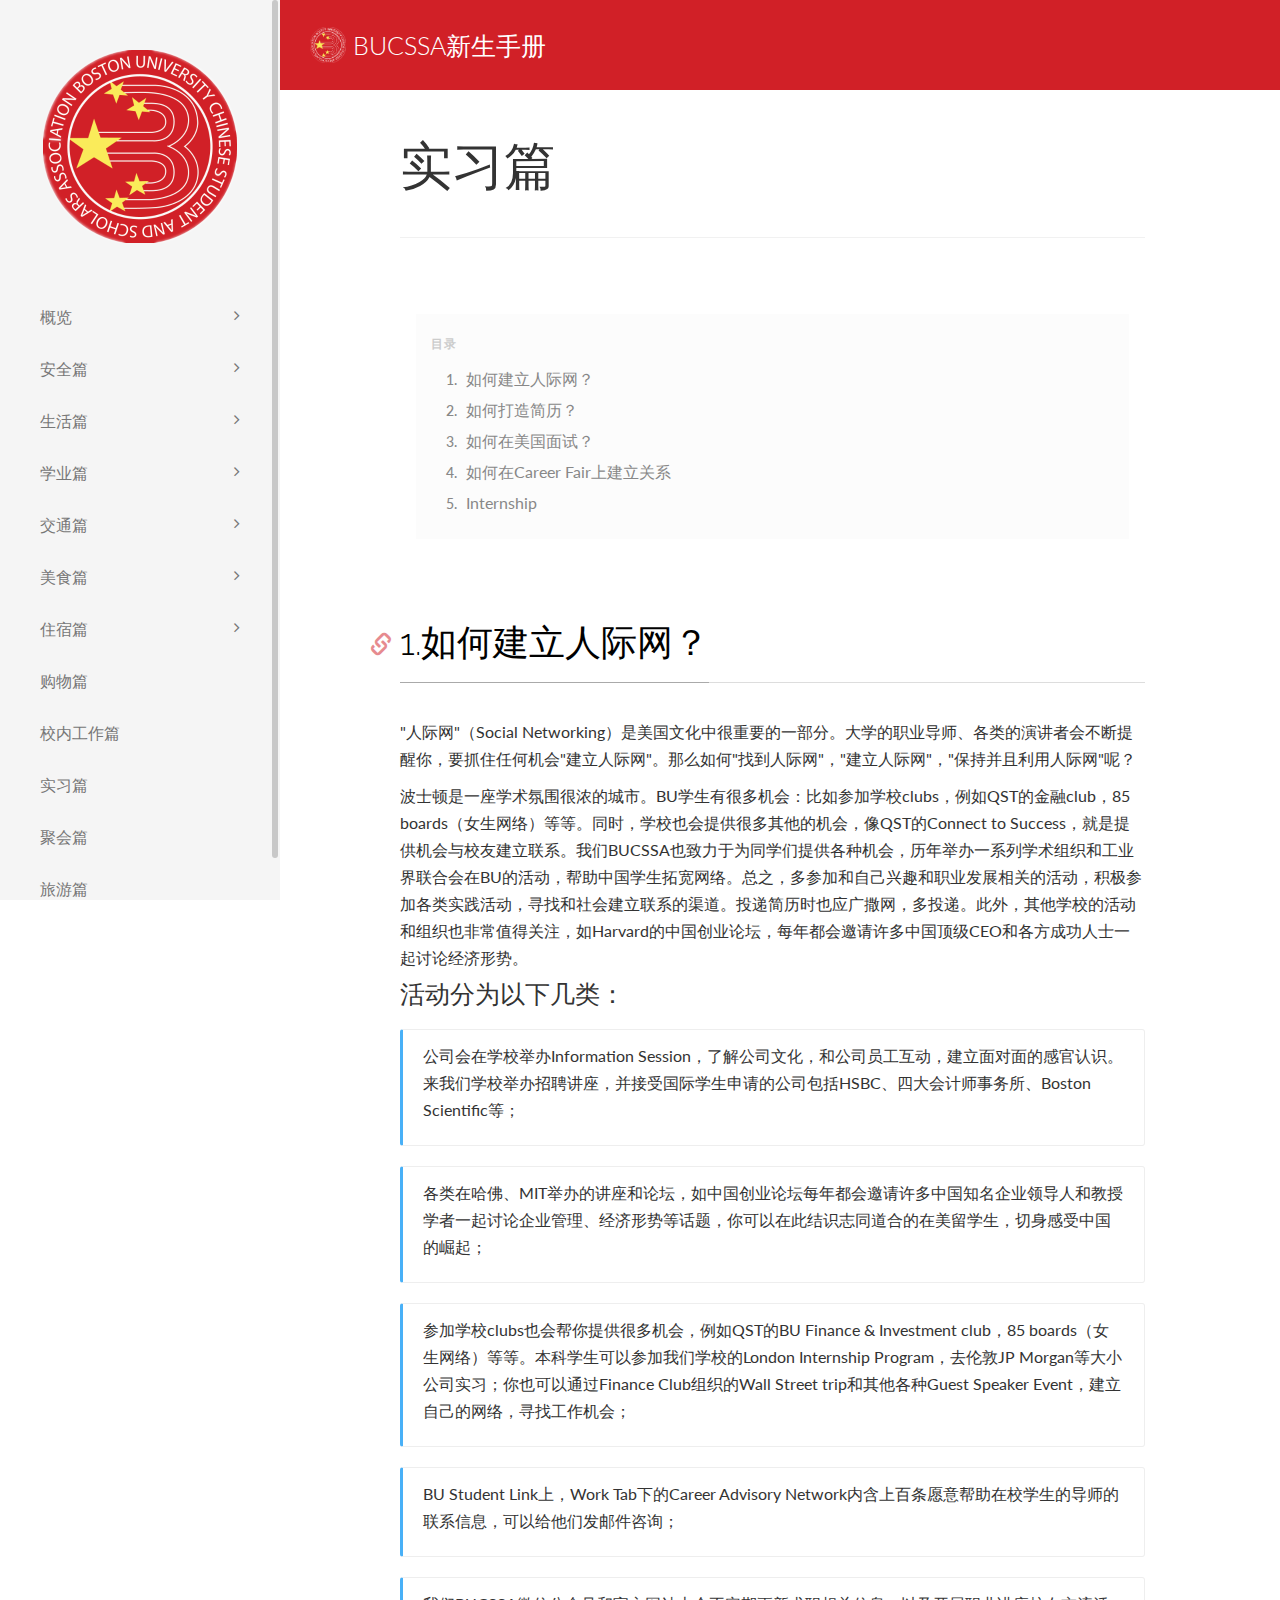
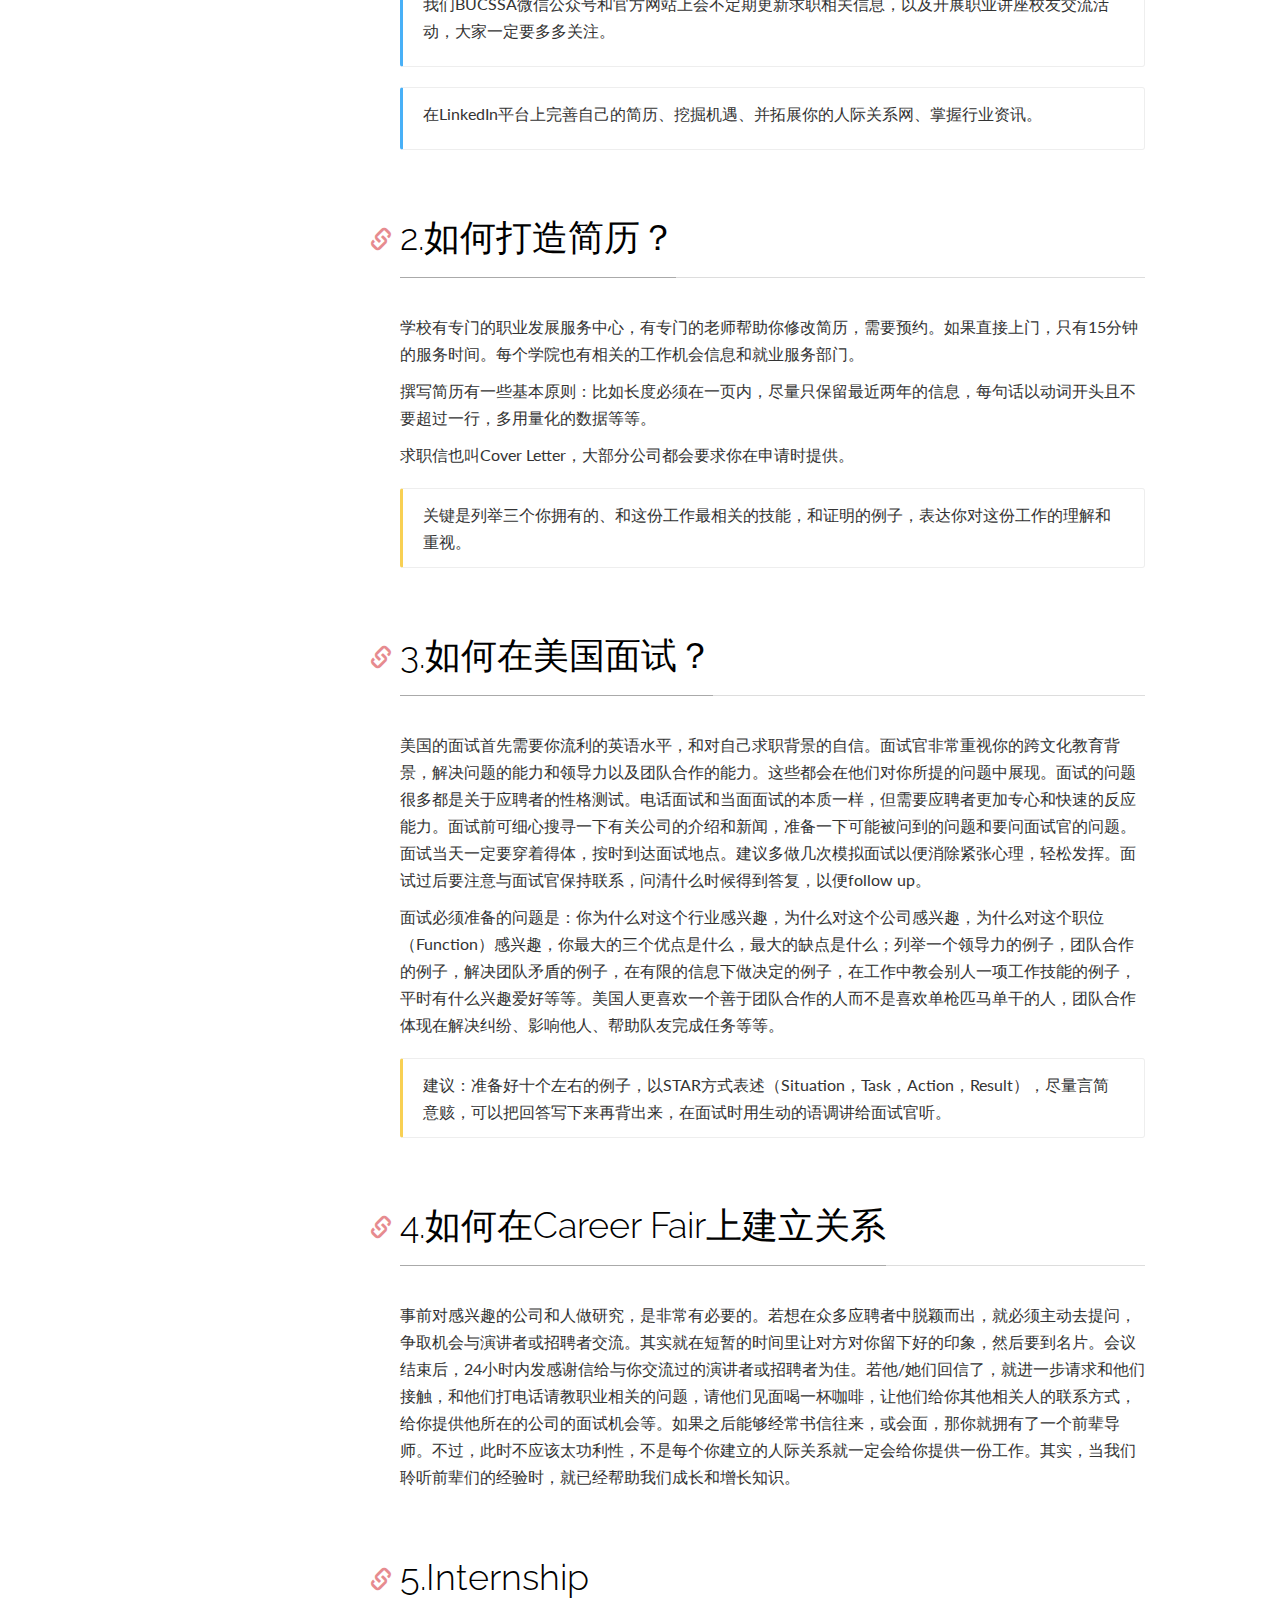
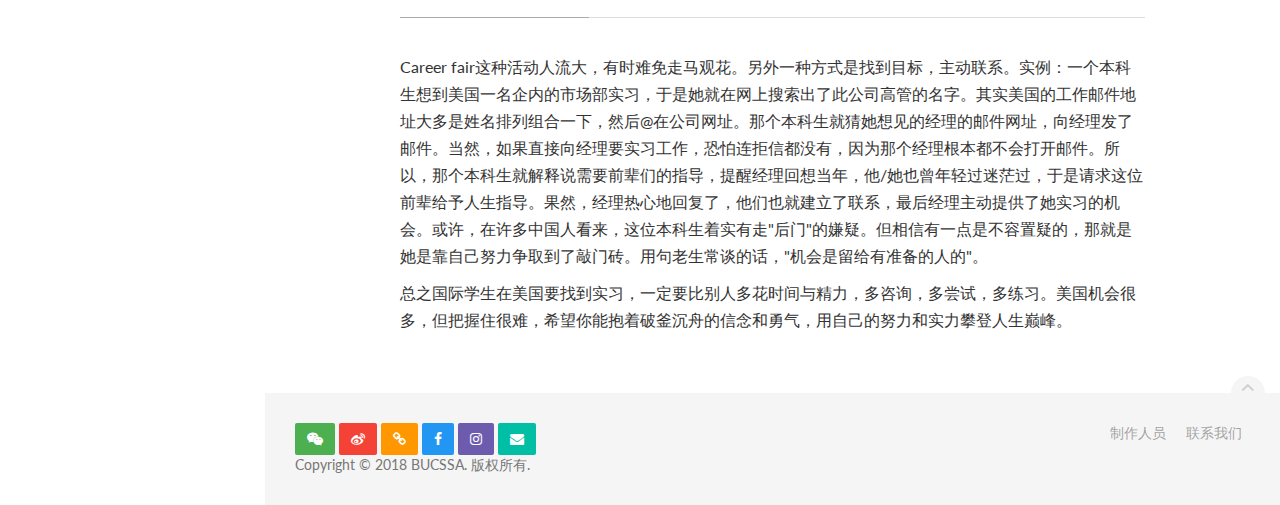
<file: intern.html>
<!DOCTYPE html>
<html lang="en">
<head>
    <meta charset="utf-8">
    <meta http-equiv="X-UA-Compatible" content="IE=edge">
    <meta name="viewport" content="width=device-width, initial-scale=1">
    <meta name="description" content="">
    <meta name="keywords" content="">

    <title>layout_template</title>

    <!-- Styles -->
    <link href="assets/css/theDocs.all.min.css" rel="stylesheet">
    <link href="assets/css/custom.css" rel="stylesheet">
    <link href="assets/css/skin/skin-red.css" rel="stylesheet">
    <!-- Fonts -->
    <link href='http://fonts.googleapis.com/css?family=Raleway:100,300,400,500%7CLato:300,400' rel='stylesheet' type='text/css'>

    <!-- Favicons -->
    <link rel="apple-touch-icon" href="/apple-touch-icon.png">
    <link rel="icon" href="assets/img/favicon.png">
</head>

<body>


<!-- Sidebar -->
<aside class="sidebar sidebar-boxed">

    <a class="sidebar-brand" href="index.html"><img src="assets/img/logo-sidebar-alt.jpg" alt="logo"></a>
    <ul class="sidenav dropable">

        <li>
            <a href="index.html">概览</a>
            <ul>
                <li><a href="index.html#index1">我们是BUCSSA</a></li>
                <li><a href="index.html#index2">联系方式</a></li>
                <li><a href="index.html#index3">执行委员会名单</a></li>
                <li><a href="index.html#index4">关于本手册</a></li>
                <li><a href="index.html#index5">纽约中国留学服务中心</a></li>
            </ul>
        </li>

        <li>
            <a href="safety.html">安全篇</a>
            <ul>
                <li><a href="safety.html#safety1">校园安全</a></li>
                <li><a href="safety.html#safety2">自然灾害</a></li>
                <li><a href="safety.html#safety3">心理健康</a></li>
            </ul>
        </li>

        <li>
            <a href="life.html">生活篇</a>
            <ul>
                <li><a href="life.html#life1">新生注册</a></li>
                <li><a href="life.html#life2">手机号办理</a></li>
                <li><a href="life.html#life3">银行开户</a></li>
                <li><a href="life.html#life4">驾照申请</a></li>
                <li><a href="life.html#life5">社会保障号(SSN)申请</a></li>
                <li><a href="life.html#life6">收入退税和 Direct Deposit</a></li>
            </ul>
        </li>

        <li>
            <a href="learning.html">学业篇</a>
            <ul>
                <li><a href="learning.html#learning1">课程</a></li>
                <li><a href="learning.html#learning2">校内活动</a></li>
                <li><a href="learning.html#learning3">转学转专业</a></li>
                <li><a href="learning.html#learning4">TA & RA</a></li>
                <li><a href="learning.html#learning5">PhD Qualify</a></li>
            </ul>
        </li>

        <li>
            <a href="transportation.html">交通篇</a>
            <ul>
                <li><a href="transportation.html#transportation1">地铁</a></li>
                <li><a href="transportation.html#transportation2">公交车和校车</a></li>
                <li><a href="transportation.html#transportation3">打车</a></li>
                <li><a href="transportation.html#transportation4">自行车</a></li>
                <li><a href="transportation.html#transportation5">长途</a></li>
                <li><a href="transportation.html#transportation6">租车</a></li>
            </ul>
        </li>

        <li>
            <a href="food.html">美食篇</a>
            <ul>
                <li><a href="food.html#food1">Dining Plan</a></li>
                <li><a href="food.html#food2">校外餐厅</a></li>
            </ul>
        </li>

        <li>
            <a href="housing.html">住宿篇</a>
            <ul>
                <li><a href="housing.html#housing1">宿舍</a></li>
                <li><a href="housing.html#housing2">校外租房</a></li>
                <li><a href="housing.html#housing3">临时住宿</a></li>
            </ul>
        </li>

        <li><a href="shopping.html">购物篇</a></li>

        <li><a href="on-campus-employment.html">校内工作篇</a></li>

        <li><a href="intern.html">实习篇</a></li>

        <li><a href="party.html">聚会篇</a></li>

        <li><a href="travel.html">旅游篇</a></li>

    </ul>

</aside>
<!-- END Sidebar -->


<header class="site-header navbar-fullwidth">

    <!-- Top navbar & branding -->
    <nav class="navbar navbar-default">
        <div class="container">

            <!-- Toggle buttons and brand -->
            <div class="navbar-header">

                <!-- Top-right navbar botton template
                  <button type="button" class="navbar-toggle" data-toggle="collapse" data-target="#navbar" aria-expanded="true" aria-controls="navbar">
                    <span class="glyphicon glyphicon-option-vertical"></span>
                  </button>
                -->

                <button type="button" class="navbar-toggle for-sidebar" data-toggle="offcanvas">
                    <span class="icon-bar"></span>
                    <span class="icon-bar"></span>
                    <span class="icon-bar"></span>
                </button>
                <a class="navbar-brand" href="index.html"><img src="assets/img/logo-sidebar.jpg" alt="logo">&nbsp;BUCSSA新生手册</a>

            </div>
            <!-- END Toggle buttons and brand -->

            <!-- Top-right navbar content template
            <div id="navbar" class="navbar-collapse collapse" aria-expanded="true" role="banner">
              <ul class="nav navbar-nav navbar-right">
                <li class="hero"><a href="index.html">BUCSSA新生手册</a></li>
              </ul>
            </div>
            <!-- END Top navbar -->

        </div>
    </nav>
    <!-- END Top navbar & branding -->

</header>


<main class="container-fluid">
    <div class="row">

        <!-- Main content -->
        <article class="main-content" role="main">

            <header>
                <h1>实习篇</h1>
            </header>

            <section>

                <div class="code-preview">
                    <ol class="toc">
                        <li>
                            <a href="#intern1">如何建立人际网？</a>
                        </li>

                        <li>
                            <a href="#intern2">如何打造简历？</a>
                        </li>

                        <li>
                            <a href="#intern3">如何在美国面试？</a>
                        </li>

                        <li>
                            <a href="#intern4">如何在Career Fair上建立关系</a>
                        </li>

                        <li>
                            <a href="#intern5">Internship</a>
                        </li>

                    </ol>


                </div>

                <a name="intern1"></a>

                <h2 id="intern1"><a href="#intern1">1.如何建立人际网？</a></h2>

                <p>
                    "人际网"（Social Networking）是美国文化中很重要的一部分。大学的职业导师、各类的演讲者会不断提醒你，要抓住任何机会"建立人际网"。那么如何"找到人际网"，"建立人际网"，"保持并且利用人际网"呢？
                </p>

                <p>
                    波士顿是一座学术氛围很浓的城市。BU学生有很多机会：比如参加学校clubs，例如QST的金融club，85 boards（女生网络）等等。同时，学校也会提供很多其他的机会，像QST的Connect to Success，就是提供机会与校友建立联系。我们BUCSSA也致力于为同学们提供各种机会，历年举办一系列学术组织和工业界联合会在BU的活动，帮助中国学生拓宽网络。总之，多参加和自己兴趣和职业发展相关的活动，积极参加各类实践活动，寻找和社会建立联系的渠道。投递简历时也应广撒网，多投递。此外，其他学校的活动和组织也非常值得关注，如Harvard的中国创业论坛，每年都会邀请许多中国顶级CEO和各方成功人士一起讨论经济形势。
                </p>

                <h4>活动分为以下几类：</h4>

                <div class="callout callout-info" role="alert">
                    <p>
                        公司会在学校举办Information Session，了解公司文化，和公司员工互动，建立面对面的感官认识。来我们学校举办招聘讲座，并接受国际学生申请的公司包括HSBC、四大会计师事务所、Boston Scientific等；
                    </p>
                </div>

                <div class="callout callout-info" role="alert">
                    <p>
                        各类在哈佛、MIT举办的讲座和论坛，如中国创业论坛每年都会邀请许多中国知名企业领导人和教授学者一起讨论企业管理、经济形势等话题，你可以在此结识志同道合的在美留学生，切身感受中国的崛起；
                    </p>
                </div>

                <div class="callout callout-info" role="alert">
                    <p>
                        参加学校clubs也会帮你提供很多机会，例如QST的BU Finance & Investment club，85 boards（女生网络）等等。本科学生可以参加我们学校的London Internship Program，去伦敦JP Morgan等大小公司实习；你也可以通过Finance Club组织的Wall Street trip和其他各种Guest Speaker Event，建立自己的网络，寻找工作机会；
                    </p>
                </div>

                <div class="callout callout-info" role="alert">
                    <p>
                        BU Student Link上，Work Tab下的Career Advisory Network内含上百条愿意帮助在校学生的导师的联系信息，可以给他们发邮件咨询；
                    </p>
                </div>

                <div class="callout callout-info" role="alert">
                    <p>
                        我们BUCSSA微信公众号和官方网站上会不定期更新求职相关信息，以及开展职业讲座校友交流活动，大家一定要多多关注。
                    </p>
                </div>

                <div class="callout callout-info" role="alert">
                    <p>
                        在LinkedIn平台上完善自己的简历、挖掘机遇、并拓展你的人际关系网、掌握行业资讯。
                    </p>
                </div>



                <a name="intern2"></a>

                <h2 id="intern2"><a href="#intern2">2.如何打造简历？</a></h2>

                <p>
                    学校有专门的职业发展服务中心，有专门的老师帮助你修改简历，需要预约。如果直接上门，只有15分钟的服务时间。每个学院也有相关的工作机会信息和就业服务部门。
                </p>

                <p>
                    撰写简历有一些基本原则：比如长度必须在一页内，尽量只保留最近两年的信息，每句话以动词开头且不要超过一行，多用量化的数据等等。
                </p>

                <p>
                    求职信也叫Cover Letter，大部分公司都会要求你在申请时提供。
                </p>

                <div class="callout callout-warning" role="alert">关键是列举三个你拥有的、和这份工作最相关的技能，和证明的例子，表达你对这份工作的理解和重视。</div>



                <a name="intern3"></a>

                <h2 id="intern3"><a href="#intern3">3.如何在美国面试？</a></h2>

                <p>
                    美国的面试首先需要你流利的英语水平，和对自己求职背景的自信。面试官非常重视你的跨文化教育背景，解决问题的能力和领导力以及团队合作的能力。这些都会在他们对你所提的问题中展现。面试的问题很多都是关于应聘者的性格测试。电话面试和当面面试的本质一样，但需要应聘者更加专心和快速的反应能力。面试前可细心搜寻一下有关公司的介绍和新闻，准备一下可能被问到的问题和要问面试官的问题。面试当天一定要穿着得体，按时到达面试地点。建议多做几次模拟面试以便消除紧张心理，轻松发挥。面试过后要注意与面试官保持联系，问清什么时候得到答复，以便follow up。
                </p>

                <p>
                    面试必须准备的问题是：你为什么对这个行业感兴趣，为什么对这个公司感兴趣，为什么对这个职位（Function）感兴趣，你最大的三个优点是什么，最大的缺点是什么；列举一个领导力的例子，团队合作的例子，解决团队矛盾的例子，在有限的信息下做决定的例子，在工作中教会别人一项工作技能的例子，平时有什么兴趣爱好等等。美国人更喜欢一个善于团队合作的人而不是喜欢单枪匹马单干的人，团队合作体现在解决纠纷、影响他人、帮助队友完成任务等等。
                </p>

                <div class="callout callout-warning" role="alert">	建议：准备好十个左右的例子，以STAR方式表述（Situation，Task，Action，Result），尽量言简意赅，可以把回答写下来再背出来，在面试时用生动的语调讲给面试官听。</div>



                <a name="intern4"></a>

                <h2 id="intern4"><a href="#intern4">4.如何在Career Fair上建立关系</a></h2>

                <p>
                    事前对感兴趣的公司和人做研究，是非常有必要的。若想在众多应聘者中脱颖而出，就必须主动去提问，争取机会与演讲者或招聘者交流。其实就在短暂的时间里让对方对你留下好的印象，然后要到名片。会议结束后，24小时内发感谢信给与你交流过的演讲者或招聘者为佳。若他/她们回信了，就进一步请求和他们接触，和他们打电话请教职业相关的问题，请他们见面喝一杯咖啡，让他们给你其他相关人的联系方式，给你提供他所在的公司的面试机会等。如果之后能够经常书信往来，或会面，那你就拥有了一个前辈导师。不过，此时不应该太功利性，不是每个你建立的人际关系就一定会给你提供一份工作。其实，当我们聆听前辈们的经验时，就已经帮助我们成长和增长知识。
                </p>

                <a name="intern5"></a>

                <h2 id="intern5"><a href="#intern5">5.Internship</a></h2>

                <p>
                    Career fair这种活动人流大，有时难免走马观花。另外一种方式是找到目标，主动联系。实例：一个本科生想到美国一名企内的市场部实习，于是她就在网上搜索出了此公司高管的名字。其实美国的工作邮件地址大多是姓名排列组合一下，然后@在公司网址。那个本科生就猜她想见的经理的邮件网址，向经理发了邮件。当然，如果直接向经理要实习工作，恐怕连拒信都没有，因为那个经理根本都不会打开邮件。所以，那个本科生就解释说需要前辈们的指导，提醒经理回想当年，他/她也曾年轻过迷茫过，于是请求这位前辈给予人生指导。果然，经理热心地回复了，他们也就建立了联系，最后经理主动提供了她实习的机会。或许，在许多中国人看来，这位本科生着实有走"后门"的嫌疑。但相信有一点是不容置疑的，那就是她是靠自己努力争取到了敲门砖。用句老生常谈的话，"机会是留给有准备的人的"。
                </p>

                <p>
                    总之国际学生在美国要找到实习，一定要比别人多花时间与精力，多咨询，多尝试，多练习。美国机会很多，但把握住很难，希望你能抱着破釜沉舟的信念和勇气，用自己的努力和实力攀登人生巅峰。
                </p>





            </section>

        </article>
        <!-- END Main content -->


        <!-- Footer -->
        <footer class="site-footer">
            <div class="container-fluid">
                <a id="scroll-up" href="#"><i class="fa fa-angle-up"></i></a>

                <div class="row">
                    <div class="col-md-6 col-sm-6">
                        <a href="assets/img/wechat-qr-code.png"><button type="button" class="btn btn-success"><i class="fa fa-weixin"></i></button></a>
                        <a href="https://weibo.com/bucssa"><button type="button" class="btn btn-danger"><i class="fa fa-weibo"></i></button></a>
                        <a href="http://www.bucssa.net"><button type="button" class="btn btn-warning"><i class="fa fa-link"></i></button></a>
                        <a href="https://www.facebook.com/BUCSSA2016/"><button type="button" class="btn btn-primary"><i class="fa fa-facebook"></i></button></a>
                        <a href="https://www.instagram.com/bucssa/"><button type="button" class="btn btn-purple"><i class="fa fa-instagram"></i></button></a>
                        <a href="mailto:bucssa@bu.edu"><button type="button" class="btn btn-teal"><i class="fa fa-envelope"></i></button></a>
                        <p>Copyright &copy; 2018 BUCSSA. 版权所有.</p>
                    </div>
                    <div class="col-md-6 col-sm-6">
                        <ul class="footer-menu">
                            <li><a href="index.html#index4">制作人员</a></li>
                            <li><a href="mailto:tech@bucssa.net">联系我们</a></li>
                        </ul>
                    </div>
                </div>
            </div>
        </footer>
        <!-- END Footer -->

    </div>
</main>

<!-- Scripts -->
<script src="assets/js/theDocs.all.min.js"></script>
<script src="assets/js/custom.js"></script>

</body>
</html>
</file>
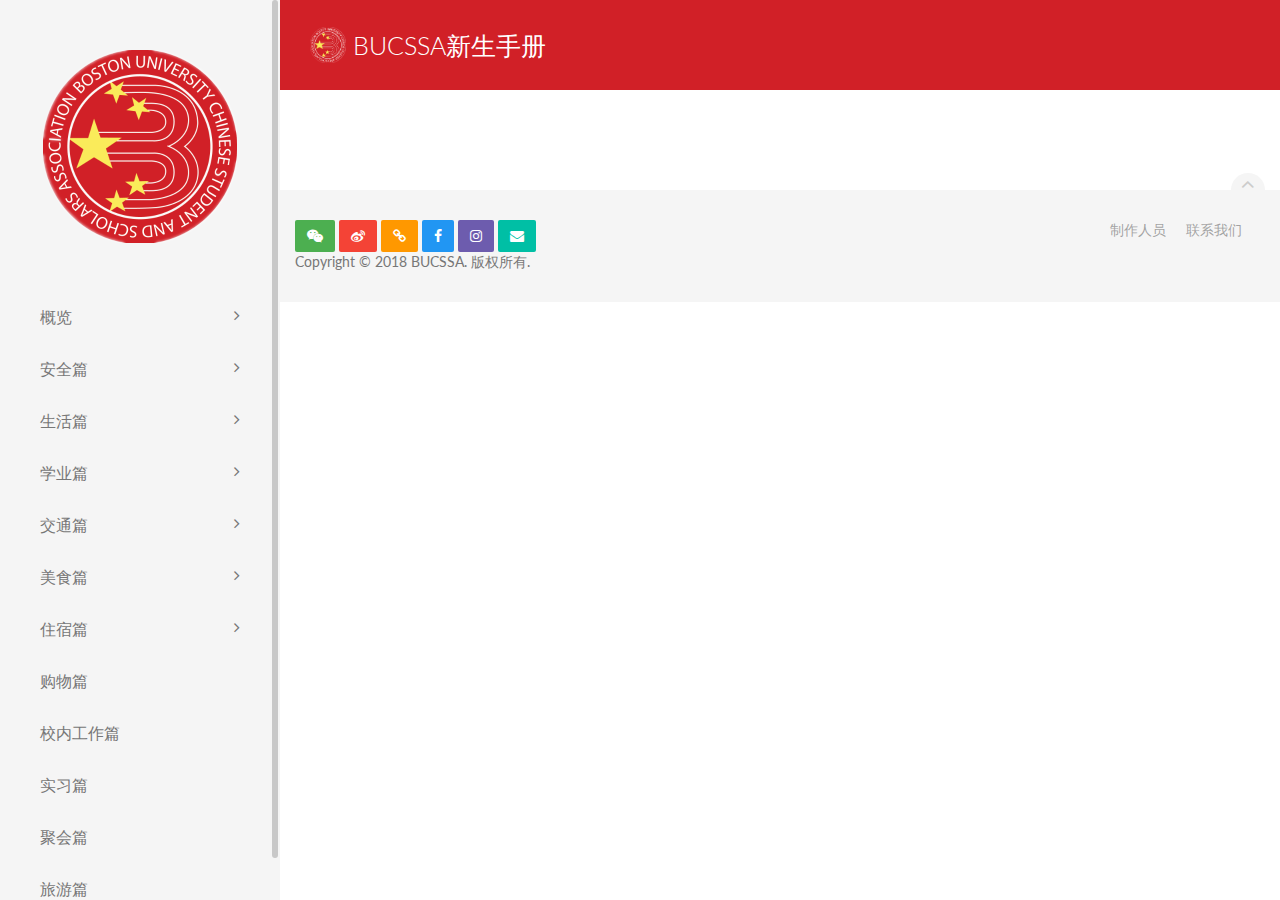
<file: layout_template.html>
<!DOCTYPE html>
<html lang="en">
  <head>
    <meta charset="utf-8">
    <meta http-equiv="X-UA-Compatible" content="IE=edge">
    <meta name="viewport" content="width=device-width, initial-scale=1">
    <meta name="description" content="">
    <meta name="keywords" content="">

    <title>layout_template</title>

    <!-- Styles -->
    <link href="assets/css/theDocs.all.min.css" rel="stylesheet">
    <link href="assets/css/custom.css" rel="stylesheet">
		<link href="assets/css/skin/skin-red.css" rel="stylesheet">
    <!-- Fonts -->
    <link href='http://fonts.googleapis.com/css?family=Raleway:100,300,400,500%7CLato:300,400' rel='stylesheet' type='text/css'>

    <!-- Favicons -->
    <link rel="apple-touch-icon" href="/apple-touch-icon.png">
    <link rel="icon" href="assets/img/favicon.png">
  </head>

  <body>


    <!-- Sidebar -->
    <aside class="sidebar sidebar-boxed">

      <a class="sidebar-brand" href="index.html"><img src="assets/img/logo-sidebar-alt.jpg" alt="logo"></a>
      <ul class="sidenav dropable">
      	
        <li>
          <a href="index.html">概览</a>
          <ul>
            <li><a href="index.html#index1">我们是BUCSSA</a></li>
            <li><a href="index.html#index2">联系方式</a></li>
            <li><a href="index.html#index3">执行委员会名单</a></li>
            <li><a href="index.html#index4">关于本手册</a></li>
            <li><a href="index.html#index5">纽约中国留学服务中心</a></li>
          </ul>
        </li>
        
        <li>
          <a href="safety.html">安全篇</a>
          <ul>
            <li><a href="safety.html#safety1">校园安全</a></li>
            <li><a href="safety.html#safety2">自然灾害</a></li>
            <li><a href="safety.html#safety3">心理健康</a></li>
          </ul>
        </li>
        
        <li>
          <a href="life.html">生活篇</a>
          <ul>
            <li><a href="life.html#life1">新生注册</a></li>
            <li><a href="life.html#life2">手机号办理</a></li>
            <li><a href="life.html#life3">银行开户</a></li>
            <li><a href="life.html#life4">驾照申请</a></li>
            <li><a href="life.html#life5">社会保障号(SSN)申请</a></li>
            <li><a href="life.html#life6">收入退税和 Direct Deposit</a></li>
          </ul>
        </li>
        
        <li>
          <a href="learning.html">学业篇</a>
          <ul>
            <li><a href="learning.html#learning1">课程</a></li>
            <li><a href="learning.html#learning2">校内活动</a></li>
            <li><a href="learning.html#learning3">转学转专业</a></li>
            <li><a href="learning.html#learning4">TA & RA</a></li>
            <li><a href="learning.html#learning5">PhD Qualify</a></li>
          </ul>
        </li>
        
        <li>
          <a href="transportation.html">交通篇</a>
          <ul>
            <li><a href="transportation.html#transportation1">地铁</a></li>
            <li><a href="transportation.html#transportation2">公交车和校车</a></li>
            <li><a href="transportation.html#transportation3">打车</a></li>
            <li><a href="transportation.html#transportation4">自行车</a></li>
            <li><a href="transportation.html#transportation5">长途</a></li>
            <li><a href="transportation.html#transportation6">租车</a></li>
          </ul>
        </li>
        
        <li>
          <a href="food.html">美食篇</a>
          <ul>
            <li><a href="food.html#food1">Dining Plan</a></li>
            <li><a href="food.html#food2">校外餐厅</a></li>
          </ul>
        </li>
        
        <li>
          <a href="housing.html">住宿篇</a>
          <ul>
            <li><a href="housing.html#housing1">宿舍</a></li>
            <li><a href="housing.html#housing2">校外租房</a></li>
            <li><a href="housing.html#housing3">临时住宿</a></li>
          </ul>
        </li>
        
        <li><a href="shopping.html">购物篇</a></li>
        
        <li><a href="on-campus-employment.html">校内工作篇</a></li>
                
        <li><a href="intern.html">实习篇</a></li>
        
        <li><a href="party.html">聚会篇</a></li>
        
        <li><a href="travel.html">旅游篇</a></li>

      </ul>

    </aside>
    <!-- END Sidebar -->


    <header class="site-header navbar-fullwidth">

      <!-- Top navbar & branding -->
      <nav class="navbar navbar-default">
        <div class="container">

          <!-- Toggle buttons and brand -->
          <div class="navbar-header">

          <!-- Top-right navbar botton template          	
            <button type="button" class="navbar-toggle" data-toggle="collapse" data-target="#navbar" aria-expanded="true" aria-controls="navbar">
              <span class="glyphicon glyphicon-option-vertical"></span>
            </button>
          -->  

            <button type="button" class="navbar-toggle for-sidebar" data-toggle="offcanvas">
              <span class="icon-bar"></span>
              <span class="icon-bar"></span>
              <span class="icon-bar"></span>
            </button>
            <a class="navbar-brand" href="index.html"><img src="assets/img/logo-sidebar.jpg" alt="logo">&nbsp;BUCSSA新生手册</a>
            
          </div>
          <!-- END Toggle buttons and brand -->

          <!-- Top-right navbar content template
          <div id="navbar" class="navbar-collapse collapse" aria-expanded="true" role="banner">
            <ul class="nav navbar-nav navbar-right">
              <li class="hero"><a href="index.html">BUCSSA新生手册</a></li>
            </ul>
          </div>
          <!-- END Top navbar -->

        </div>
      </nav>
      <!-- END Top navbar & branding -->
      
    </header>


    <main class="container-fluid">
      <div class="row">

        <!-- Main content -->
        <article class="main-content" role="main">

        </article>
        <!-- END Main content -->


        <!-- Footer -->
        <footer class="site-footer">
          <div class="container-fluid">
            <a id="scroll-up" href="#"><i class="fa fa-angle-up"></i></a>

            <div class="row">
              <div class="col-md-6 col-sm-6">
								<a href="assets/img/wechat-qr-code.png"><button type="button" class="btn btn-success"><i class="fa fa-weixin"></i></button></a>
								<a href="https://weibo.com/bucssa"><button type="button" class="btn btn-danger"><i class="fa fa-weibo"></i></button></a>
								<a href="http://www.bucssa.net"><button type="button" class="btn btn-warning"><i class="fa fa-link"></i></button></a>
								<a href="https://www.facebook.com/BUCSSA2016/"><button type="button" class="btn btn-primary"><i class="fa fa-facebook"></i></button></a>
								<a href="https://www.instagram.com/bucssa/"><button type="button" class="btn btn-purple"><i class="fa fa-instagram"></i></button></a>
								<a href="mailto:bucssa@bu.edu"><button type="button" class="btn btn-teal"><i class="fa fa-envelope"></i></button></a>              
                <p>Copyright &copy; 2018 BUCSSA. 版权所有.</p>
              </div>
              <div class="col-md-6 col-sm-6">
                <ul class="footer-menu">
                  <li><a href="index.html#index4">制作人员</a></li>
                  <li><a href="mailto:tech@bucssa.net">联系我们</a></li>
                </ul>
              </div>
            </div>
          </div>
        </footer>
        <!-- END Footer -->

      </div>
    </main>

    <!-- Scripts -->
    <script src="assets/js/theDocs.all.min.js"></script>
    <script src="assets/js/custom.js"></script>

  </body>
</html>
</file>
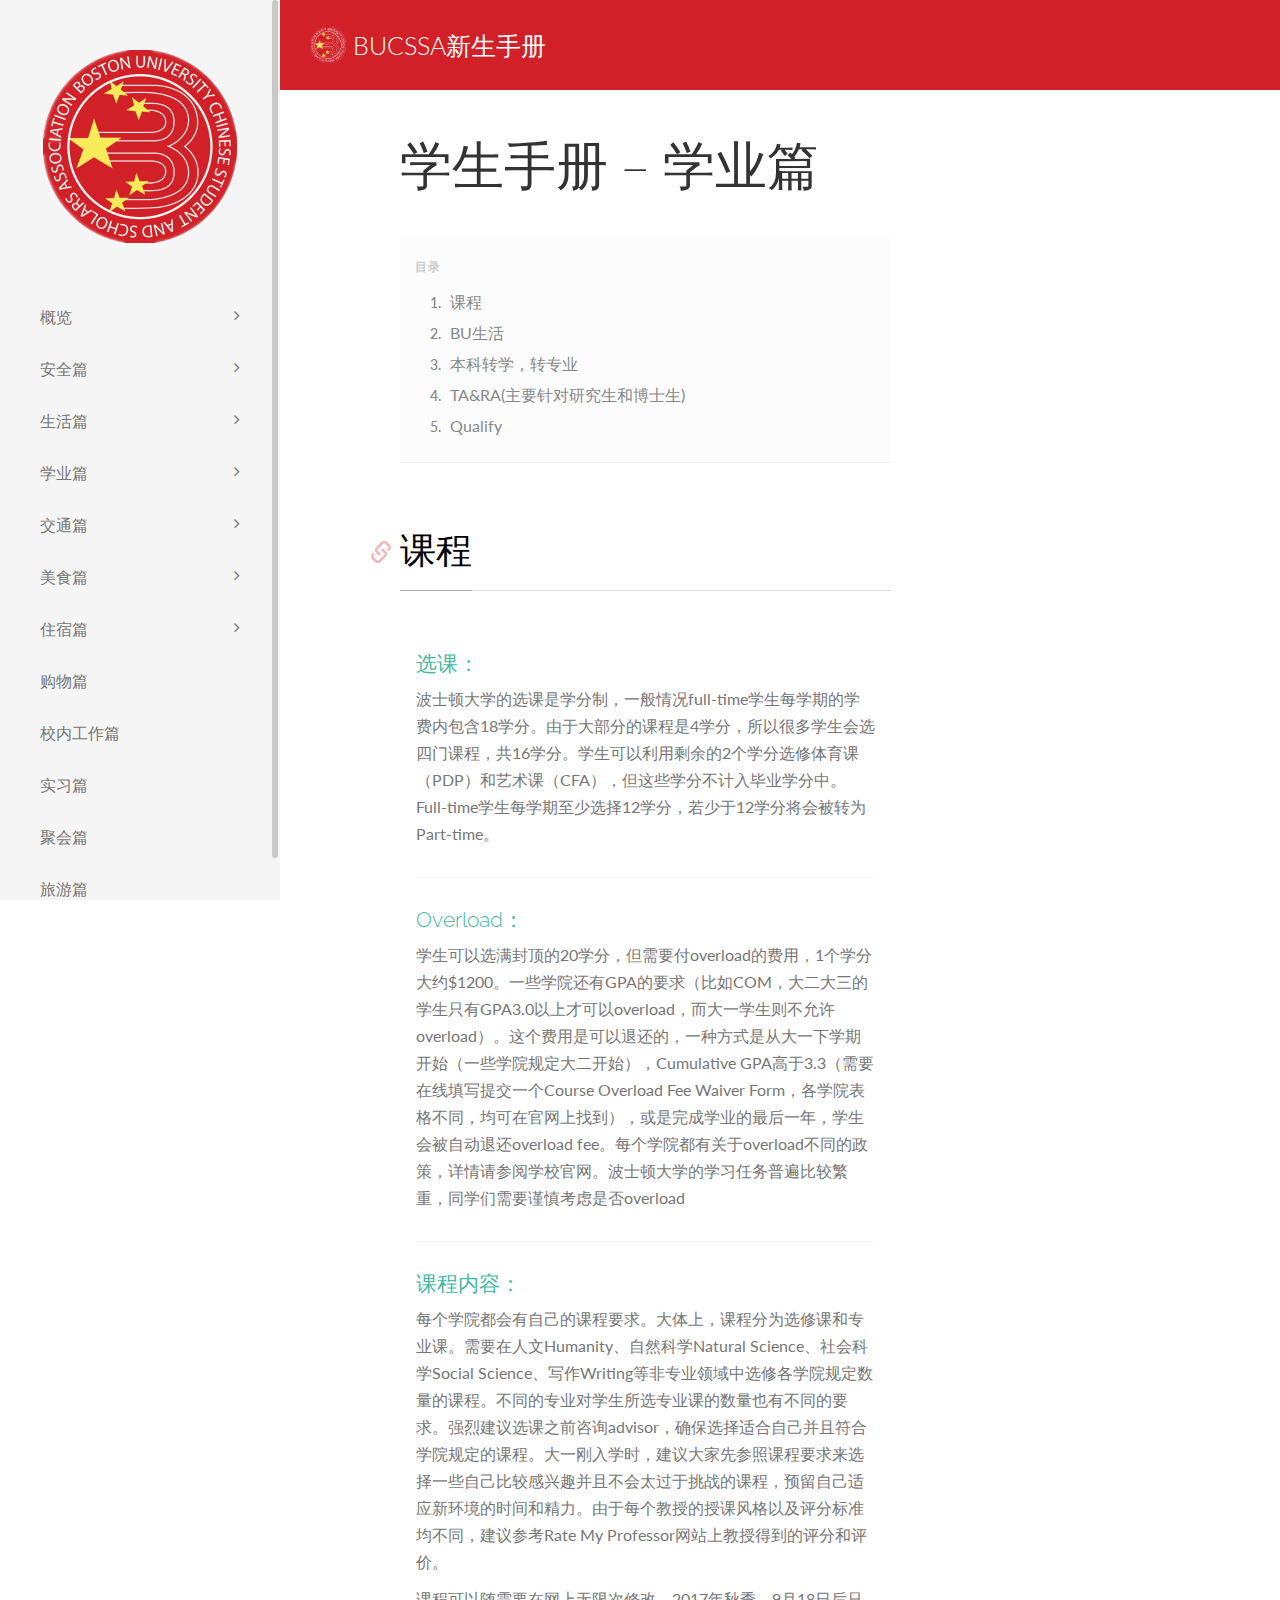
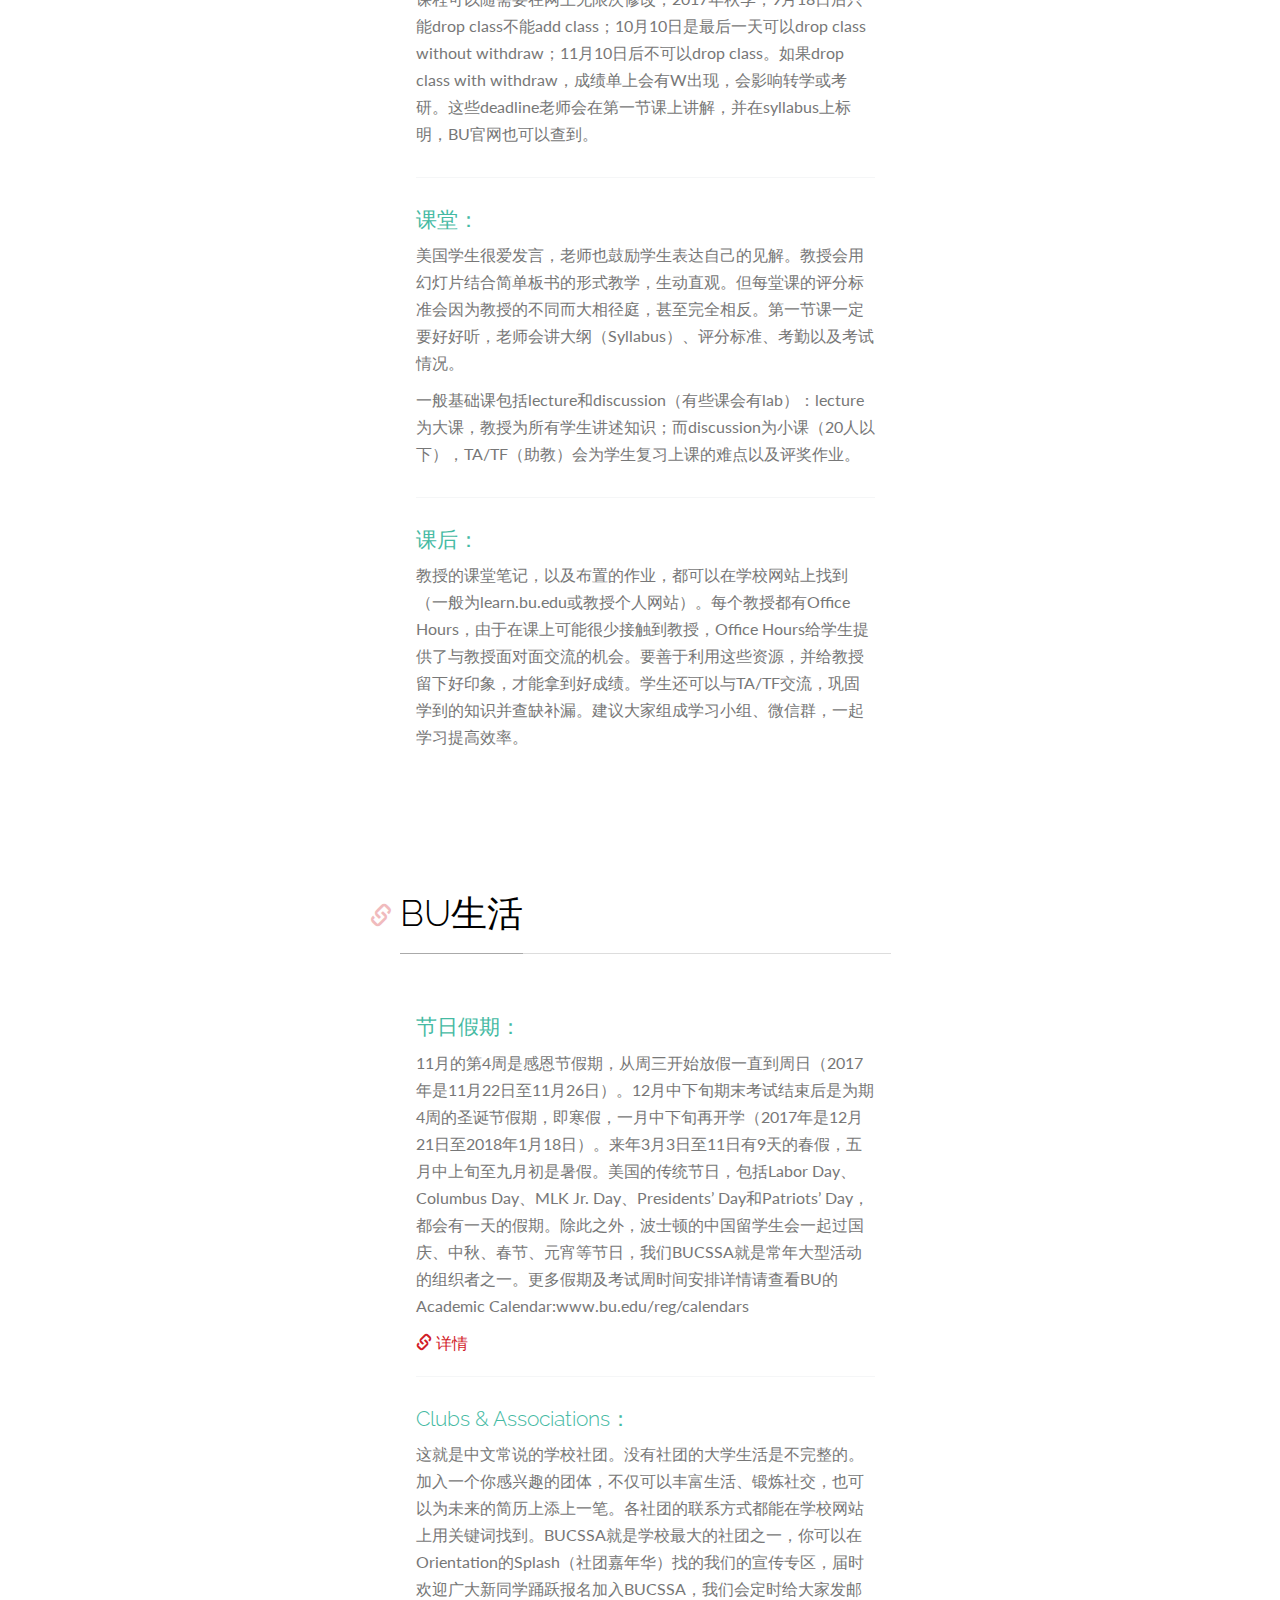
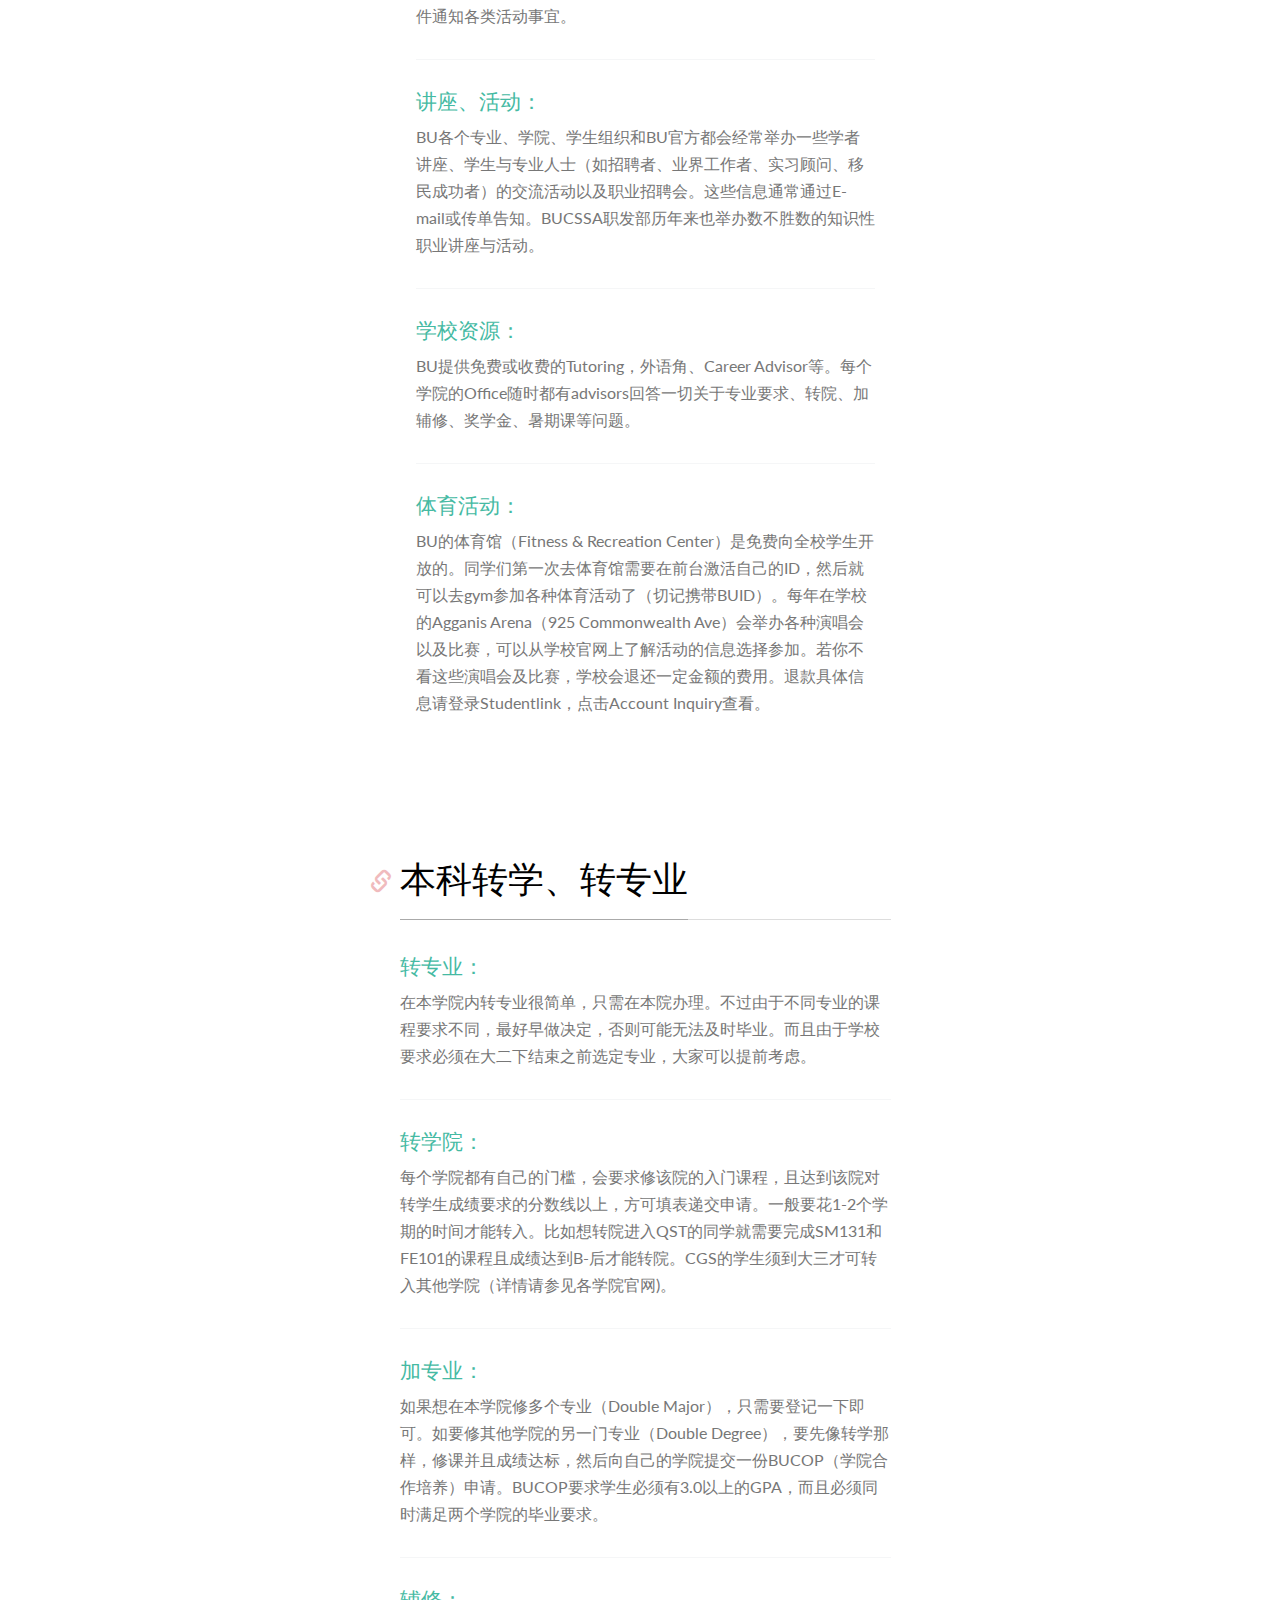
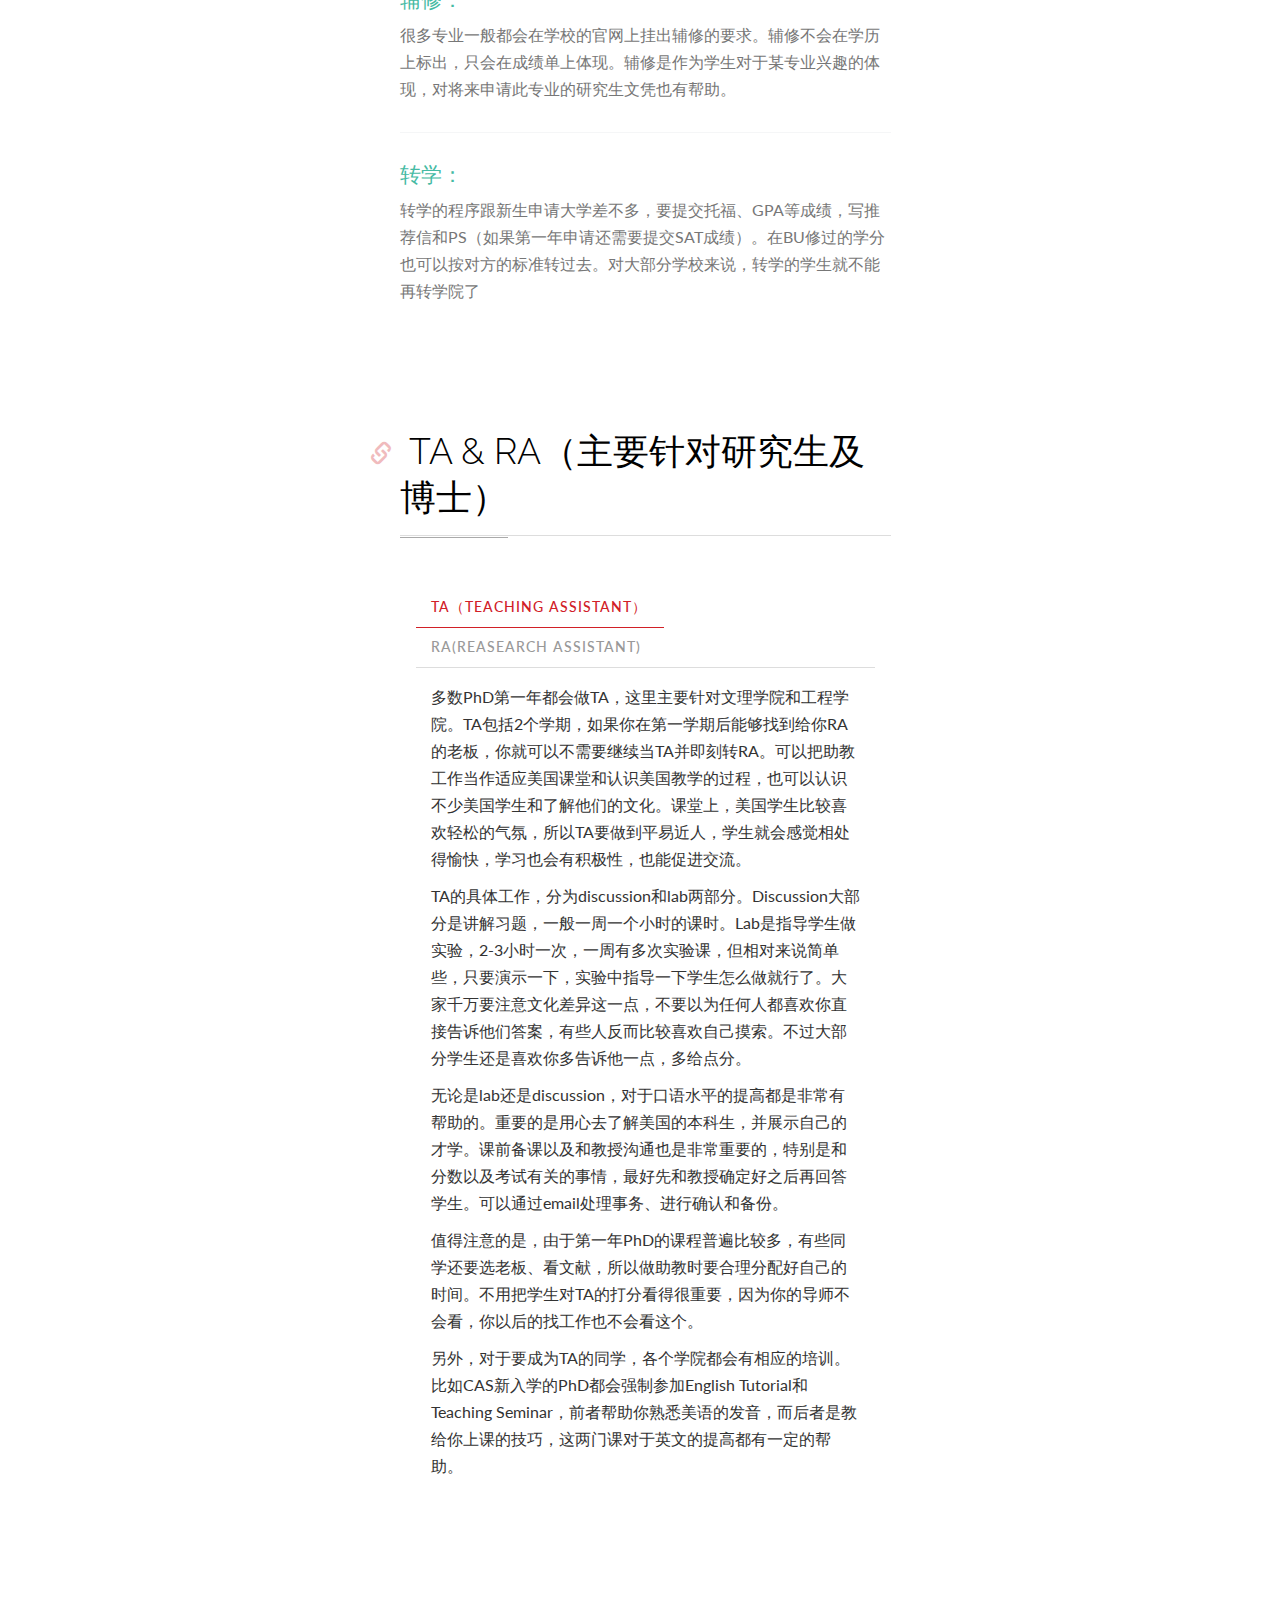
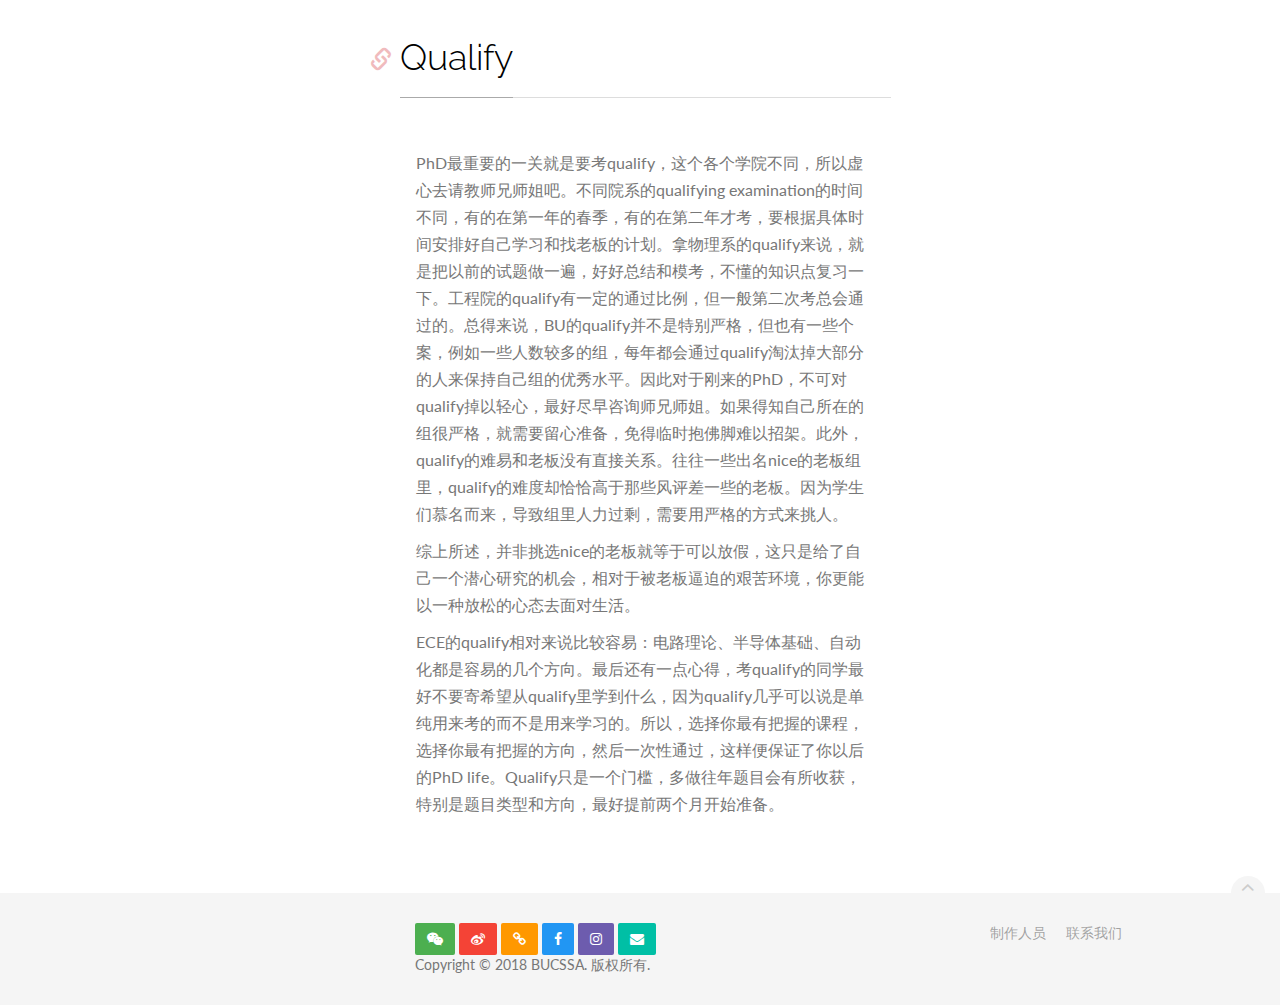
<file: learning.html>
<!DOCTYPE html>
<html lang="en">
  <head>
    <meta charset="utf-8">
    <meta http-equiv="X-UA-Compatible" content="IE=edge">
    <meta name="viewport" content="width=device-width, initial-scale=1">
    <meta name="description" content="">
    <meta name="keywords" content="">

    <title>BUCSSA新生手册-学业篇</title>

    <!-- Styles -->
    <link href="assets/css/theDocs.all.min.css" rel="stylesheet">
    <link href="assets/css/custom.css" rel="stylesheet">
    <link href="assets/css/skin/skin-red.css" rel="stylesheet">
    <!-- Fonts -->
    <link href='http://fonts.googleapis.com/css?family=Raleway:100,300,400,500%7CLato:300,400' rel='stylesheet' type='text/css'>

    <!-- Favicons -->
    <link rel="apple-touch-icon" href="/apple-touch-icon.png">
    <link rel="icon" href="assets/img/favicon.png">
  </head>

  <body>


    <!-- Sidebar -->
    <aside class="sidebar sidebar-boxed">

      <a class="sidebar-brand" href="index.html"><img src="assets/img/logo-sidebar-alt.jpg" alt="logo"></a>
      <ul class="sidenav dropable">
      	
        <li>
          <a href="index.html">概览</a>
          <ul>
            <li><a href="index.html#index1">我们是BUCSSA</a></li>
            <li><a href="index.html#index2">联系方式</a></li>
            <li><a href="index.html#index3">执行委员会名单</a></li>
            <li><a href="index.html#index4">关于本手册</a></li>
            <li><a href="index.html#index5">纽约中国留学服务中心</a></li>
          </ul>
        </li>
        
        <li>
          <a href="safety.html">安全篇</a>
          <ul>
            <li><a href="safety.html#safety1">校园安全</a></li>
            <li><a href="safety.html#safety2">自然灾害</a></li>
            <li><a href="safety.html#safety3">心理健康</a></li>
          </ul>
        </li>
        
        <li>
          <a href="life.html">生活篇</a>
          <ul>
            <li><a href="life.html#life1">新生注册</a></li>
            <li><a href="life.html#life2">手机号办理</a></li>
            <li><a href="life.html#life3">银行开户</a></li>
            <li><a href="life.html#life4">驾照申请</a></li>
            <li><a href="life.html#life5">社会保障号(SSN)申请</a></li>
            <li><a href="life.html#life6">收入退税和 Direct Deposit</a></li>
          </ul>
        </li>
        
        <li>
          <a href="learning.html">学业篇</a>
          <ul>
            <li><a href="learning.html#learning1">课程</a></li>
            <li><a href="learning.html#learning2">校内活动</a></li>
            <li><a href="learning.html#learning3">转学转专业</a></li>
            <li><a href="learning.html#learning4">TA & RA</a></li>
            <li><a href="learning.html#learning5">PhD Qualify</a></li>
          </ul>
        </li>
        
        <li>
          <a href="transportation.html">交通篇</a>
          <ul>
            <li><a href="transportation.html#transportation1">地铁</a></li>
            <li><a href="transportation.html#transportation2">公交车和校车</a></li>
            <li><a href="transportation.html#transportation3">打车</a></li>
            <li><a href="transportation.html#transportation4">自行车</a></li>
            <li><a href="transportation.html#transportation5">长途</a></li>
            <li><a href="transportation.html#transportation6">租车</a></li>
          </ul>
        </li>
        
        <li>
          <a href="food.html">美食篇</a>
          <ul>
            <li><a href="food.html#food1">Dining Plan</a></li>
            <li><a href="food.html#food2">校外餐厅</a></li>
          </ul>
        </li>
        
        <li>
          <a href="housing.html">住宿篇</a>
          <ul>
            <li><a href="housing.html#housing1">宿舍</a></li>
            <li><a href="housing.html#housing2">校外租房</a></li>
            <li><a href="housing.html#housing3">临时住宿</a></li>
          </ul>
        </li>
        
        <li><a href="shopping.html">购物篇</a></li>
        
        <li><a href="on-campus-employment.html">校内工作篇</a></li>
                
        <li><a href="intern.html">实习篇</a></li>
        
        <li><a href="party.html">聚会篇</a></li>
        
        <li><a href="travel.html">旅游篇</a></li>

      </ul>

    </aside>
    <!-- END Sidebar -->


    <header class="site-header navbar-fullwidth">

      <!-- Top navbar & branding -->
      <nav class="navbar navbar-default">
        <div class="container">

          <!-- Toggle buttons and brand -->
          <div class="navbar-header">

          <!-- Top-right navbar botton template          
            <button type="button" class="navbar-toggle" data-toggle="collapse" data-target="#navbar" aria-expanded="true" aria-controls="navbar">
              <span class="glyphicon glyphicon-option-vertical"></span>
            </button>
          -->

            <button type="button" class="navbar-toggle for-sidebar" data-toggle="offcanvas">
              <span class="icon-bar"></span>
              <span class="icon-bar"></span>
              <span class="icon-bar"></span>
            </button>
            <a class="navbar-brand" href="index.html"><img src="assets/img/logo-sidebar.jpg" alt="logo">&nbsp;BUCSSA新生手册</a>
            
          </div>
          <!-- END Toggle buttons and brand -->

          <!-- Top-right navbar content template
          <div id="navbar" class="navbar-collapse collapse" aria-expanded="true" role="banner">
            <ul class="nav navbar-nav navbar-right">
              <li class="hero"><a href="index.html">BUCSSA新生手册</a></li>
            </ul>
          </div>
          <!-- END Top navbar -->

        </div>
      </nav>
      <!-- END Top navbar & branding -->
      
    </header>
      <main class="container-fluid">
      <div class="row">



        <!-- Main content -->
        <article class="col-md-9 col-sm-9 main-content" role="main">
          
          <header>
            <h1>学生手册 – 学业篇</h1>
            <ol class="toc">
              <li><a href="#learning1">课程</a></li>
              <li><a href="#learning2">BU生活</a></li>
              <li><a href="#learning3">本科转学，转专业</a></li>
              <li><a href="#learning4">TA&RA(主要针对研究生和博士生)</a></li>
              <li><a href="#learning5">Qualify</a></li>
            </ol>
          </header>

          <section>
            <h2 id="learning1">课程</h2>
            <p></p>

            <div>
              <div class="code-preview">

                <ul class="list-view">
                   <li>
                       <h5><a href="#">选课：</a></h5>
                       <p class="meta-data"></p>
                       <p class="textindent">波士顿大学的选课是学分制，一般情况full-time学生每学期的学费内包含18学分。由于大部分的课程是4学分，所以很多学生会选四门课程，共16学分。学生可以利用剩余的2个学分选修体育课（PDP）和艺术课（CFA），但这些学分不计入毕业学分中。Full-time学生每学期至少选择12学分，若少于12学分将会被转为Part-time。</p>
                   </li>

                  <li>
                    <h5><a href="#">Overload：</a></h5>
                    <p class="meta-data"></p>
                    <p class="textindent">学生可以选满封顶的20学分，但需要付overload的费用，1个学分大约$1200。一些学院还有GPA的要求（比如COM，大二大三的学生只有GPA3.0以上才可以overload，而大一学生则不允许overload）。这个费用是可以退还的，一种方式是从大一下学期开始（一些学院规定大二开始），Cumulative GPA高于3.3（需要在线填写提交一个Course Overload Fee Waiver Form，各学院表格不同，均可在官网上找到），或是完成学业的最后一年，学生会被自动退还overload fee。每个学院都有关于overload不同的政策，详情请参阅学校官网。波士顿大学的学习任务普遍比较繁重，同学们需要谨慎考虑是否overload</p>
                  </li>

                  <li>
                    <h5><a href="#">课程内容：</a></h5>
                    <p class="meta-data"></p>
                      <p class="textindent">每个学院都会有自己的课程要求。大体上，课程分为选修课和专业课。需要在人文Humanity、自然科学Natural Science、社会科学Social Science、写作Writing等非专业领域中选修各学院规定数量的课程。不同的专业对学生所选专业课的数量也有不同的要求。强烈建议选课之前咨询advisor，确保选择适合自己并且符合学院规定的课程。大一刚入学时，建议大家先参照课程要求来选择一些自己比较感兴趣并且不会太过于挑战的课程，预留自己适应新环境的时间和精力。由于每个教授的授课风格以及评分标准均不同，建议参考Rate My Professor网站上教授得到的评分和评价。</p>
                    <p>课程可以随需要在网上无限次修改，2017年秋季，9月18日后只能drop class不能add class；10月10日是最后一天可以drop class without withdraw；11月10日后不可以drop class。如果drop class with withdraw，成绩单上会有W出现，会影响转学或考研。这些deadline老师会在第一节课上讲解，并在syllabus上标明，BU官网也可以查到。</p>
                  </li>
               
                  <li>
                    <h5><a href="#">课堂：</a></h5>
                    <p class="meta-data"></p>
                      <p class="textindent">美国学生很爱发言，老师也鼓励学生表达自己的见解。教授会用幻灯片结合简单板书的形式教学，生动直观。但每堂课的评分标准会因为教授的不同而大相径庭，甚至完全相反。第一节课一定要好好听，老师会讲大纲（Syllabus）、评分标准、考勤以及考试情况。
                    </p>
                    <p> 一般基础课包括lecture和discussion（有些课会有lab）：lecture为大课，教授为所有学生讲述知识；而discussion为小课（20人以下），TA/TF（助教）会为学生复习上课的难点以及评奖作业。</p>
                  </li>
                   
                  <li>
                    <h5><a href="#">课后：</a></h5>
                    <p class="meta-data"></p>
                      <p class="textindent">教授的课堂笔记，以及布置的作业，都可以在学校网站上找到（一般为learn.bu.edu或教授个人网站）。每个教授都有Office Hours，由于在课上可能很少接触到教授，Office Hours给学生提供了与教授面对面交流的机会。要善于利用这些资源，并给教授留下好印象，才能拿到好成绩。学生还可以与TA/TF交流，巩固学到的知识并查缺补漏。建议大家组成学习小组、微信群，一起学习提高效率。
                    </p>
                  </li>
                </ul>

              </div>

            </div>

          </section>

         <section>
            <h2 id="learning2">BU生活</h2>
            <p></p>

            <div>
                <div class="code-preview">

                <ul class="list-view">
                  <li>
                    <h5><a href="#">节日假期：</a></h5>
                       <p class="meta-data"></p>
                       <p class="textindent">11月的第4周是感恩节假期，从周三开始放假一直到周日（2017年是11月22日至11月26日）。12月中下旬期末考试结束后是为期4周的圣诞节假期，即寒假，一月中下旬再开学（2017年是12月21日至2018年1月18日）。来年3月3日至11日有9天的春假，五月中上旬至九月初是暑假。美国的传统节日，包括Labor Day、Columbus Day、MLK Jr. Day、Presidents’ Day和Patriots’ Day，都会有一天的假期。除此之外，波士顿的中国留学生会一起过国庆、中秋、春节、元宵等节日，我们BUCSSA就是常年大型活动的组织者之一。更多假期及考试周时间安排详情请查看BU的Academic Calendar:www.bu.edu/reg/calendars
                       </p>
                       <a href="http://www.bu.edu/reg/calendars/" target="view_window">
					  <span class="glyphicon glyphicon-link" aria-hidden="true"></span> 详情
					</a>
					
                   </li>

                  <li>
                    <h5><a href="#">Clubs & Associations：</a></h5>
                    <p class="meta-data"></p>
                    <p class="textindent">这就是中文常说的学校社团。没有社团的大学生活是不完整的。加入一个你感兴趣的团体，不仅可以丰富生活、锻炼社交，也可以为未来的简历上添上一笔。各社团的联系方式都能在学校网站上用关键词找到。BUCSSA就是学校最大的社团之一，你可以在Orientation的Splash（社团嘉年华）找的我们的宣传专区，届时欢迎广大新同学踊跃报名加入BUCSSA，我们会定时给大家发邮件通知各类活动事宜。</p>
                  </li>

                  <li>
                    <h5><a href="#">讲座、活动：</a></h5>
                    <p class="meta-data"></p>
                      <p class="textindent">BU各个专业、学院、学生组织和BU官方都会经常举办一些学者讲座、学生与专业人士（如招聘者、业界工作者、实习顾问、移民成功者）的交流活动以及职业招聘会。这些信息通常通过E-mail或传单告知。BUCSSA职发部历年来也举办数不胜数的知识性职业讲座与活动。</p>
                  </li>
               
                  <li>
                    <h5><a href="#">学校资源：</a></h5>
                    <p class="meta-data"></p>
                      <p class="textindent">BU提供免费或收费的Tutoring，外语角、Career Advisor等。每个学院的Office随时都有advisors回答一切关于专业要求、转院、加辅修、奖学金、暑期课等问题。
                    </p>
                  </li>
                   
                  <li>
                    <h5><a href="#">体育活动：</a></h5>
                    <p class="meta-data"></p>
                      <p class="textindent">BU的体育馆（Fitness & Recreation Center）是免费向全校学生开放的。同学们第一次去体育馆需要在前台激活自己的ID，然后就可以去gym参加各种体育活动了（切记携带BUID）。每年在学校的Agganis Arena（925 Commonwealth Ave）会举办各种演唱会以及比赛，可以从学校官网上了解活动的信息选择参加。若你不看这些演唱会及比赛，学校会退还一定金额的费用。退款具体信息请登录Studentlink，点击Account Inquiry查看。
                    </p>
                  </li>
                </ul>

              </div>
            </div>
            
             
            </section>

         

            <section>
            <h2 id="learning3">本科转学、转专业</h2>
            <p></p>

            <div >
                <div>

                <ul class="list-view">
                  <li>
                    <h5><a href="#">转专业：</a></h5>
                       <p class="meta-data"></p>
                       <p class="textindent">在本学院内转专业很简单，只需在本院办理。不过由于不同专业的课程要求不同，最好早做决定，否则可能无法及时毕业。而且由于学校要求必须在大二下结束之前选定专业，大家可以提前考虑。
                       </p>
                   </li>

                  <li>
                    <h5><a href="#">转学院：</a></h5>
                    <p class="meta-data"></p>
                    <p class="textindent">每个学院都有自己的门槛，会要求修该院的入门课程，且达到该院对转学生成绩要求的分数线以上，方可填表递交申请。一般要花1-2个学期的时间才能转入。比如想转院进入QST的同学就需要完成SM131和FE101的课程且成绩达到B-后才能转院。CGS的学生须到大三才可转入其他学院（详情请参见各学院官网)。</p>
                  </li>

                  <li>
                    <h5><a href="#">加专业：</a></h5>
                    <p class="meta-data"></p>
                      <p class="textindent">如果想在本学院修多个专业（Double Major），只需要登记一下即可。如要修其他学院的另一门专业（Double Degree），要先像转学那样，修课并且成绩达标，然后向自己的学院提交一份BUCOP（学院合作培养）申请。BUCOP要求学生必须有3.0以上的GPA，而且必须同时满足两个学院的毕业要求。</p>
                  </li>
               
                  <li>
                    <h5><a href="#">辅修：</a></h5>
                    <p class="meta-data"></p>
                      <p class="textindent">很多专业一般都会在学校的官网上挂出辅修的要求。辅修不会在学历上标出，只会在成绩单上体现。辅修是作为学生对于某专业兴趣的体现，对将来申请此专业的研究生文凭也有帮助。
                    </p>
                  </li>
                   
                  <li>
                    <h5><a href="#">转学：</a></h5>
                    <p class="meta-data"></p>
                      <p class="textindent">转学的程序跟新生申请大学差不多，要提交托福、GPA等成绩，写推荐信和PS（如果第一年申请还需要提交SAT成绩）。在BU修过的学分也可以按对方的标准转过去。对大部分学校来说，转学的学生就不能再转学院了
                    </p>
                  </li>
                </ul>

              </div>
            </div>
            
             
            </section>

            
            <section>
            <h2 id="learning4"> TA & RA（主要针对研究生及博士）</h2>
            <p></p>

            <div>
              <div class="code-preview">

                <div class="tabs tabs-text">

                  <!-- Nav tabs -->
                  <ul class="nav nav-tabs" role="tablist">
                    <li role="presentation" class="active">
                      <a href="#home1" aria-controls="home" role="tab" data-toggle="tab">TA（Teaching Assistant）</a>
                    </li>
                    <li role="presentation">
                      <a href="#profile1" aria-controls="profile" role="tab" data-toggle="tab">RA(Reasearch Assistant)</a>
                    </li>
                  </ul>

                  <!-- Tab panes -->
                  <div class="tab-content">
                    <div role="tabpanel" class="tab-pane active fade in" id="home1">
                       <p class="textindent">多数PhD第一年都会做TA，这里主要针对文理学院和工程学院。TA包括2个学期，如果你在第一学期后能够找到给你RA的老板，你就可以不需要继续当TA并即刻转RA。可以把助教工作当作适应美国课堂和认识美国教学的过程，也可以认识不少美国学生和了解他们的文化。课堂上，美国学生比较喜欢轻松的气氛，所以TA要做到平易近人，学生就会感觉相处得愉快，学习也会有积极性，也能促进交流。
                       </p>
                      <p class="textindent">TA的具体工作，分为discussion和lab两部分。Discussion大部分是讲解习题，一般一周一个小时的课时。Lab是指导学生做实验，2-3小时一次，一周有多次实验课，但相对来说简单些，只要演示一下，实验中指导一下学生怎么做就行了。大家千万要注意文化差异这一点，不要以为任何人都喜欢你直接告诉他们答案，有些人反而比较喜欢自己摸索。不过大部分学生还是喜欢你多告诉他一点，多给点分。</p>
	                  <p class="textindent">无论是lab还是discussion，对于口语水平的提高都是非常有帮助的。重要的是用心去了解美国的本科生，并展示自己的才学。课前备课以及和教授沟通也是非常重要的，特别是和分数以及考试有关的事情，最好先和教授确定好之后再回答学生。可以通过email处理事务、进行确认和备份。</p>
	                  <p class="textindent">值得注意的是，由于第一年PhD的课程普遍比较多，有些同学还要选老板、看文献，所以做助教时要合理分配好自己的时间。不用把学生对TA的打分看得很重要，因为你的导师不会看，你以后的找工作也不会看这个。</p>
	                  <p class="textindent">另外，对于要成为TA的同学，各个学院都会有相应的培训。比如CAS新入学的PhD都会强制参加English Tutorial和Teaching Seminar，前者帮助你熟悉美语的发音，而后者是教给你上课的技巧，这两门课对于英文的提高都有一定的帮助。</p>
                    </div>
                    <div role="tabpanel" class="tab-pane fade" id="profile1">
                      <p class="meta-data"></p>
                       <p class="textindent">对于一些系，如果第一年是TA，接下来可以在全系范围里选导师。重要的是：感兴趣的方向（注：是兴趣）>老板相处合作难度（这里是说相处，不是要求要nice，因为nice的老板往往又不够active）>其他（包括好找工作，容易发文章，组里有钱，组员比较好等等）。PhD数年，除去做TF的两个学期，剩下的时间都是做某个老板的RA，因此应慎重选择。</p>
                    <p class="textindent">在目前funding普遍缩水的情况下，应提前联系professor、了解相关方向老板的研究内容和招生信息、并尽早做好计划，都至关重要。例如有些教授只招上过他的课程的学生，或者要求学过某些特定的课程。通常由于PhD第一年需要做TA以及要准备Qualify，而且有很多课程要修，不会有很多时间参与research，因此选课是找老板最重要的因素。选择想要跟随老板的课并且在课上表现出自己的实力会给老板留下很深的印象，为今后找老板打下坚实的基础。当然，也有许多同学通过做TA时的好表现给授课教授留下深刻的印象，最终找到授课教授做RA的老板。此外，平时最好能经常参加系里的各种seminar，这将有助于自己与老板相互认识。</p>
                    </div>
                    <div role="tabpanel" class="tab-pane fade" id="messages1">
                      <p>Nor again is there anyone who loves or pursues or desires to obtain pain of itself, because it is pain, but because occasionally circumstances occur in which toil and pain can procure him some great pleasure. To take a trivial example, which of us ever undertakes laborious physical exercise, except to obtain some advantage from it?</p>
                    </div>
                    <div role="tabpanel" class="tab-pane fade" id="settings1">
                      <p>On the other hand, we denounce with righteous indignation and dislike men who are so beguiled and demoralized by the charms of pleasure of the moment, so blinded by desire, that they cannot foresee the pain and trouble that are bound to ensue; and equal blame belongs to those who fail in their duty through weakness of will, which is the same as saying through shrinking from toil and pain. These cases are perfectly simple and easy to distinguish.</p>
                    </div>
                  </div>

                </div>

              </div>


          </section>
          
          <section>
            <h2 id="learning5">Qualify</h2>
            <p></p> 
            <div>
                <div class="code-preview">
                <ul class="list-view">
                <p class="textindent">PhD最重要的一关就是要考qualify，这个各个学院不同，所以虚心去请教师兄师姐吧。不同院系的qualifying examination的时间不同，有的在第一年的春季，有的在第二年才考，要根据具体时间安排好自己学习和找老板的计划。拿物理系的qualify来说，就是把以前的试题做一遍，好好总结和模考，不懂的知识点复习一下。工程院的qualify有一定的通过比例，但一般第二次考总会通过的。总得来说，BU的qualify并不是特别严格，但也有一些个案，例如一些人数较多的组，每年都会通过qualify淘汰掉大部分的人来保持自己组的优秀水平。因此对于刚来的PhD，不可对qualify掉以轻心，最好尽早咨询师兄师姐。如果得知自己所在的组很严格，就需要留心准备，免得临时抱佛脚难以招架。此外，qualify的难易和老板没有直接关系。往往一些出名nice的老板组里，qualify的难度却恰恰高于那些风评差一些的老板。因为学生们慕名而来，导致组里人力过剩，需要用严格的方式来挑人。</p>
                <p class="textindent">综上所述，并非挑选nice的老板就等于可以放假，这只是给了自己一个潜心研究的机会，相对于被老板逼迫的艰苦环境，你更能以一种放松的心态去面对生活。</p>
                    <p class="textindent">ECE的qualify相对来说比较容易：电路理论、半导体基础、自动化都是容易的几个方向。最后还有一点心得，考qualify的同学最好不要寄希望从qualify里学到什么，因为qualify几乎可以说是单纯用来考的而不是用来学习的。所以，选择你最有把握的课程，选择你最有把握的方向，然后一次性通过，这样便保证了你以后的PhD life。Qualify只是一个门槛，多做往年题目会有所收获，特别是题目类型和方向，最好提前两个月开始准备。</p>
                    </div>
                </div>
            

        </article>
        <!-- END Main content -->
      </div>
    </main>


 <!-- Footer -->
        <footer class="site-footer">
          <div class="container-fluid">
            <a id="scroll-up" href="#"><i class="fa fa-angle-up"></i></a>

            <div class="row">
              <div class="col-md-6 col-sm-6">
								<a href="assets/img/wechat-qr-code.png"><button type="button" class="btn btn-success"><i class="fa fa-weixin"></i></button></a>
								<a href="https://weibo.com/bucssa"><button type="button" class="btn btn-danger"><i class="fa fa-weibo"></i></button></a>
								<a href="http://www.bucssa.net"><button type="button" class="btn btn-warning"><i class="fa fa-link"></i></button></a>
								<a href="https://www.facebook.com/BUCSSA2016/"><button type="button" class="btn btn-primary"><i class="fa fa-facebook"></i></button></a>
								<a href="https://www.instagram.com/bucssa/"><button type="button" class="btn btn-purple"><i class="fa fa-instagram"></i></button></a>
								<a href="mailto:bucssa@bu.edu"><button type="button" class="btn btn-teal"><i class="fa fa-envelope"></i></button></a>                            	
                <p>Copyright &copy; 2018 BUCSSA. 版权所有.</p>
              </div>
              <div class="col-md-6 col-sm-6">
                <ul class="footer-menu">
                  <li><a href="index.html#index4">制作人员</a></li>
                  <li><a href="mailto:tech@bucssa.net">联系我们</a></li>
                </ul>
              </div>
            </div>
          </div>
        </footer>
        <!-- END Footer -->

      </div>
    </main>

    <!-- Scripts -->
    <script src="assets/js/theDocs.all.min.js"></script>
    <script src="assets/js/custom.js"></script>

  </body>
</html>
</file>
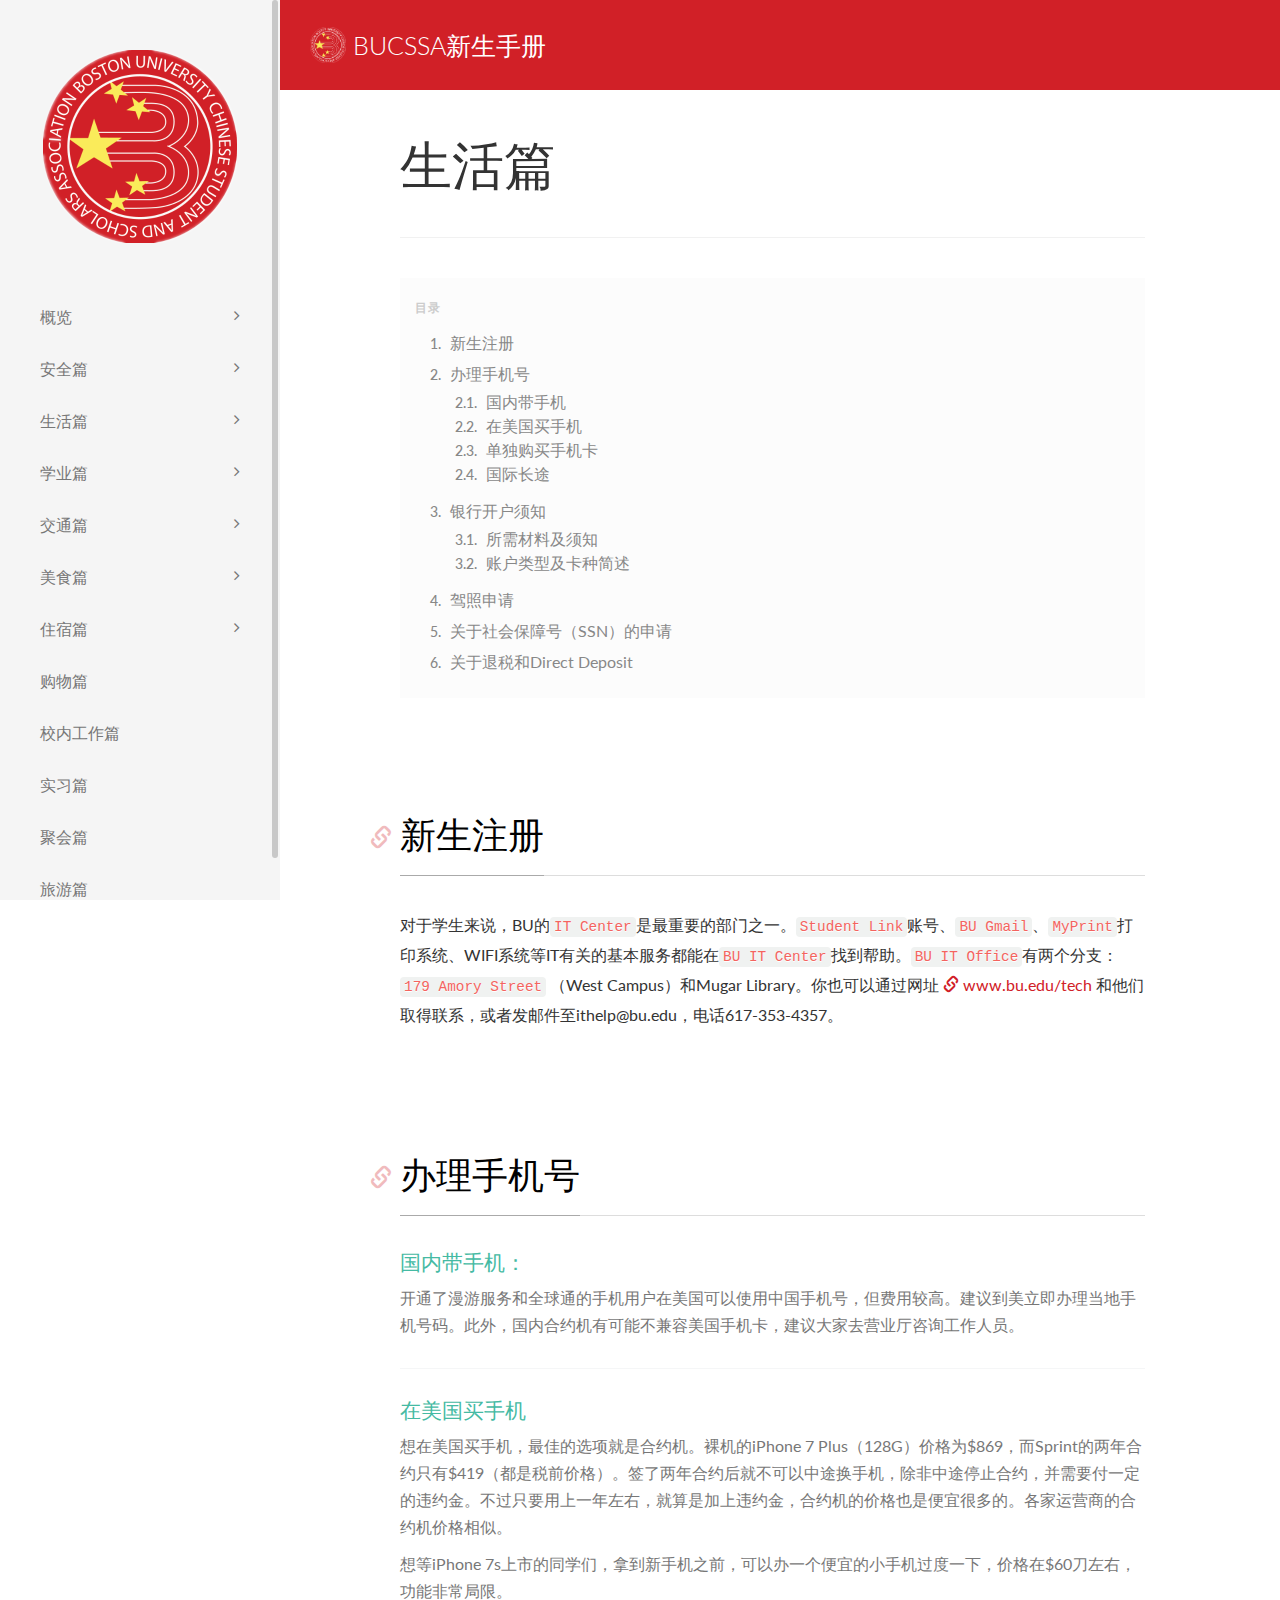
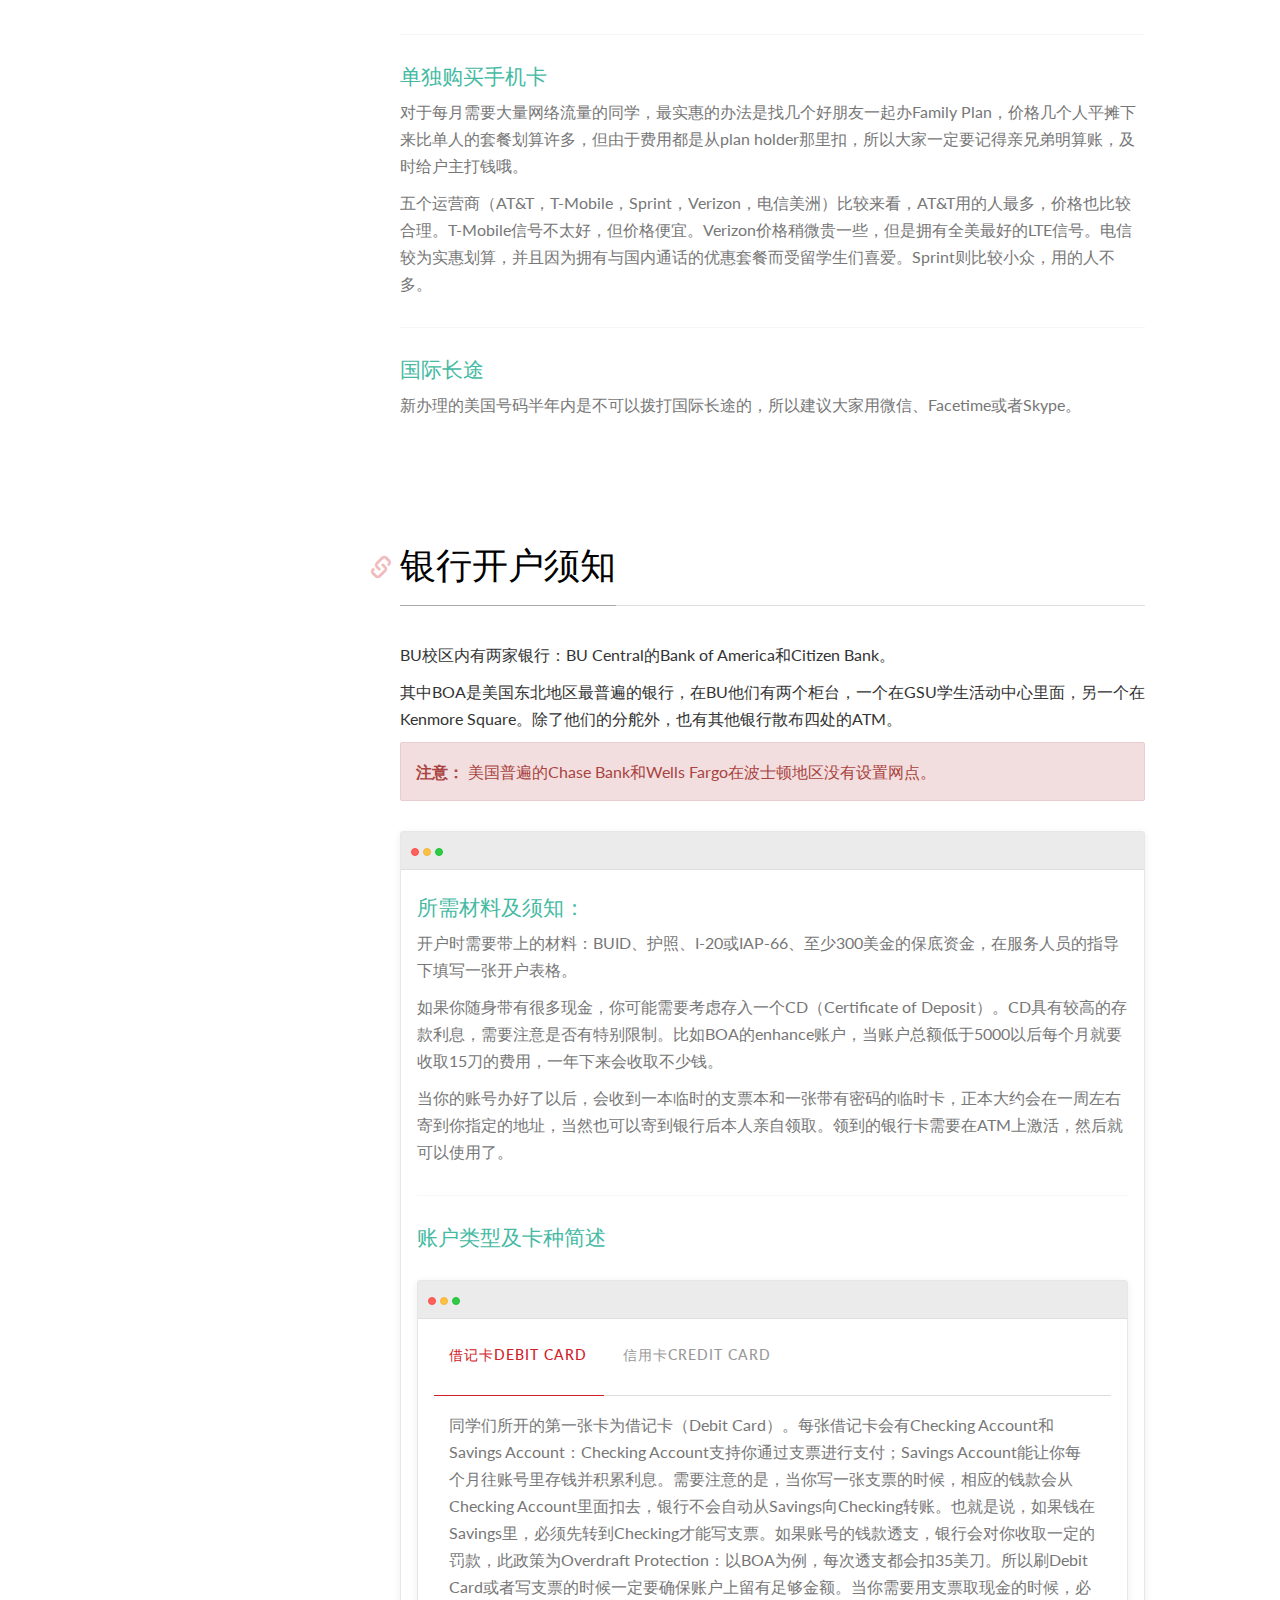
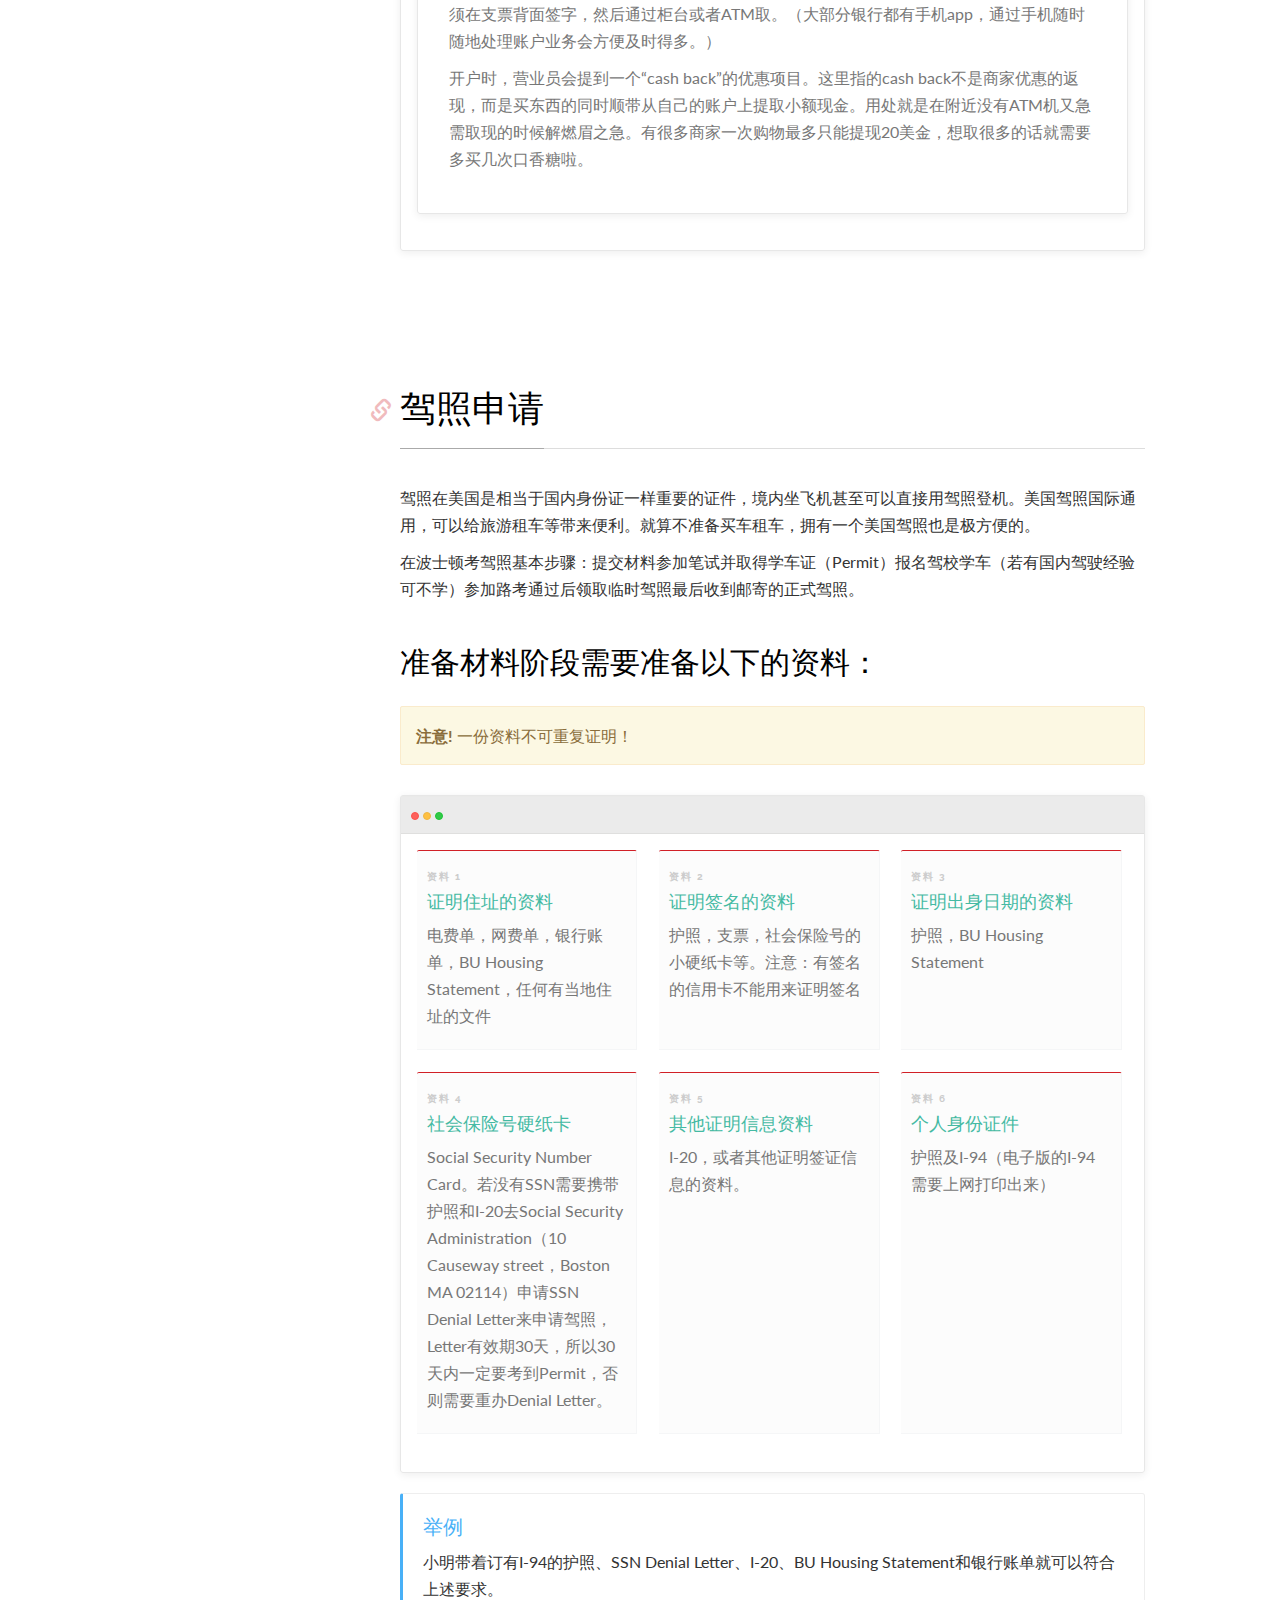
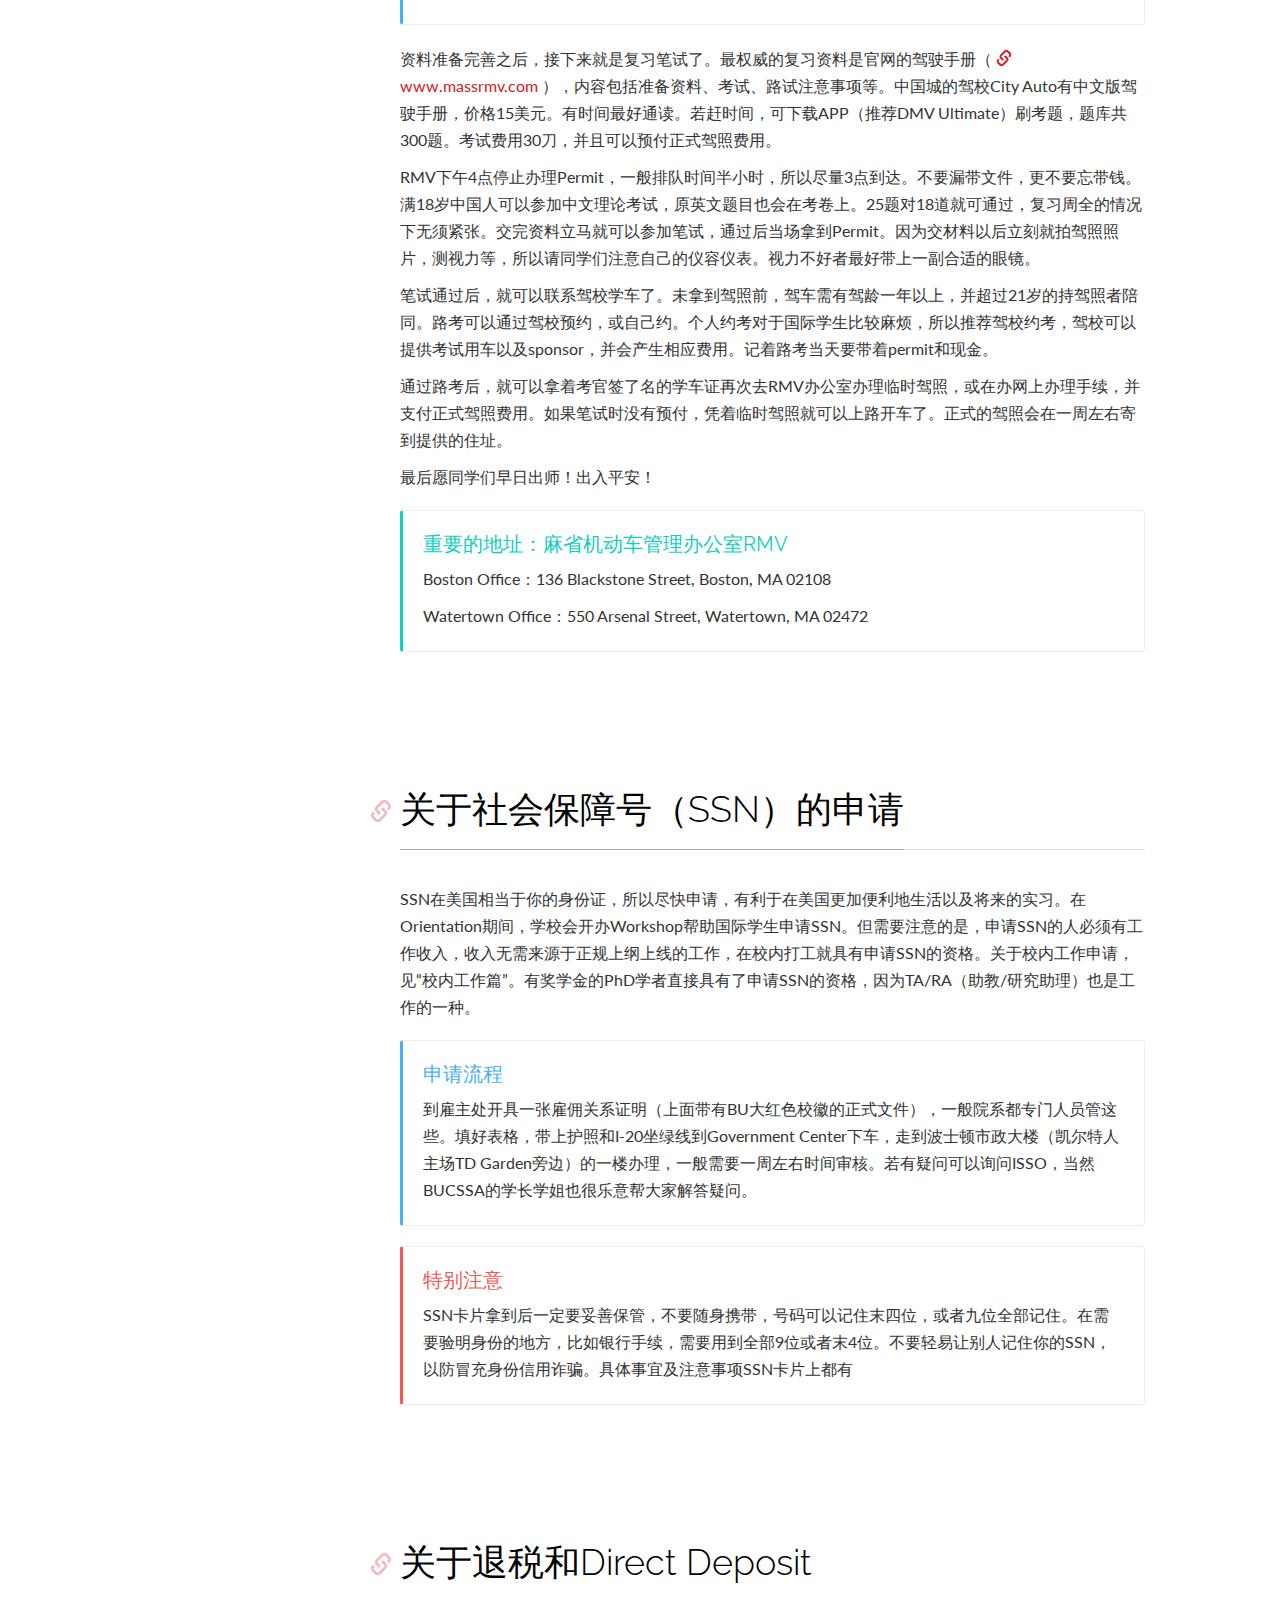
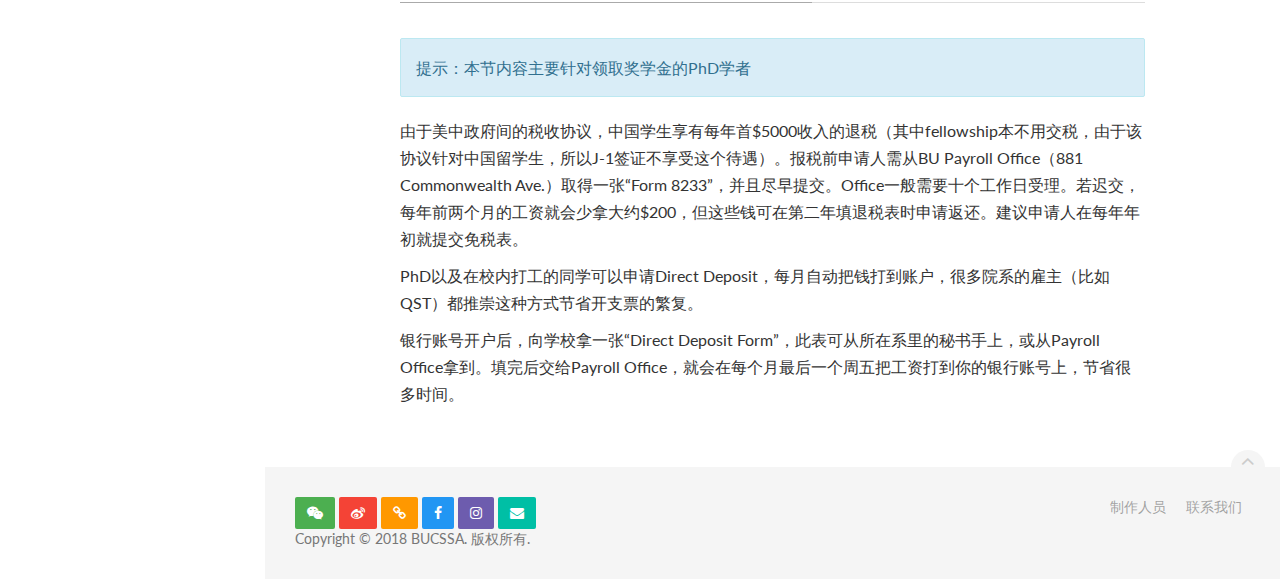
<file: life.html>
<!DOCTYPE html>
<html lang="en">
<head>
    <meta charset="utf-8">
    <meta http-equiv="X-UA-Compatible" content="IE=edge">
    <meta name="viewport" content="width=device-width, initial-scale=1">
    <meta name="description" content="">
    <meta name="keywords" content="">

    <title>layout_template</title>

    <!-- Styles -->
    <link href="assets/css/theDocs.all.min.css" rel="stylesheet">
    <link href="assets/css/custom.css" rel="stylesheet">
    <link href="assets/css/skin/skin-red.css" rel="stylesheet">
    <!-- Fonts -->
    <link href='http://fonts.googleapis.com/css?family=Raleway:100,300,400,500%7CLato:300,400' rel='stylesheet' type='text/css'>

    <!-- Favicons -->
    <link rel="apple-touch-icon" href="/apple-touch-icon.png">
    <link rel="icon" href="assets/img/favicon.png">
</head>

<body>


<!-- Sidebar -->
<aside class="sidebar sidebar-boxed">

    <a class="sidebar-brand" href="index.html"><img src="assets/img/logo-sidebar-alt.jpg" alt="logo"></a>
    <ul class="sidenav dropable">

        <li>
            <a href="index.html">概览</a>
            <ul>
                <li><a href="index.html#index1">我们是BUCSSA</a></li>
                <li><a href="index.html#index2">联系方式</a></li>
                <li><a href="index.html#index3">执行委员会名单</a></li>
                <li><a href="index.html#index4">关于本手册</a></li>
                <li><a href="index.html#index5">纽约中国留学服务中心</a></li>
            </ul>
        </li>

        <li>
            <a href="safety.html">安全篇</a>
            <ul>
                <li><a href="safety.html#safety1">校园安全</a></li>
                <li><a href="safety.html#safety2">自然灾害</a></li>
                <li><a href="safety.html#safety3">心理健康</a></li>
            </ul>
        </li>

        <li>
            <a href="life.html">生活篇</a>
            <ul>
                <li><a href="life.html#life1">新生注册</a></li>
                <li><a href="life.html#life2">手机号办理</a></li>
                <li><a href="life.html#life3">银行开户</a></li>
                <li><a href="life.html#life4">驾照申请</a></li>
                <li><a href="life.html#life5">社会保障号(SSN)申请</a></li>
                <li><a href="life.html#life6">收入退税和 Direct Deposit</a></li>
            </ul>
        </li>

        <li>
            <a href="learning.html">学业篇</a>
            <ul>
                <li><a href="learning.html#learning1">课程</a></li>
                <li><a href="learning.html#learning2">校内活动</a></li>
                <li><a href="learning.html#learning3">转学转专业</a></li>
                <li><a href="learning.html#learning4">TA & RA</a></li>
                <li><a href="learning.html#learning5">PhD Qualify</a></li>
            </ul>
        </li>

        <li>
            <a href="transportation.html">交通篇</a>
            <ul>
                <li><a href="transportation.html#transportation1">地铁</a></li>
                <li><a href="transportation.html#transportation2">公交车和校车</a></li>
                <li><a href="transportation.html#transportation3">打车</a></li>
                <li><a href="transportation.html#transportation4">自行车</a></li>
                <li><a href="transportation.html#transportation5">长途</a></li>
                <li><a href="transportation.html#transportation6">租车</a></li>
            </ul>
        </li>

        <li>
            <a href="food.html">美食篇</a>
            <ul>
                <li><a href="food.html#food1">Dining Plan</a></li>
                <li><a href="food.html#food2">校外餐厅</a></li>
            </ul>
        </li>

        <li>
            <a href="housing.html">住宿篇</a>
            <ul>
                <li><a href="housing.html#housing1">宿舍</a></li>
                <li><a href="housing.html#housing2">校外租房</a></li>
                <li><a href="housing.html#housing3">临时住宿</a></li>
            </ul>
        </li>

        <li><a href="shopping.html">购物篇</a></li>

        <li><a href="on-campus-employment.html">校内工作篇</a></li>

        <li><a href="intern.html">实习篇</a></li>

        <li><a href="party.html">聚会篇</a></li>

        <li><a href="travel.html">旅游篇</a></li>

    </ul>

</aside>
<!-- END Sidebar -->


<header class="site-header navbar-fullwidth">

    <!-- Top navbar & branding -->
    <nav class="navbar navbar-default">
        <div class="container">

            <!-- Toggle buttons and brand -->
            <div class="navbar-header">

                <!-- Top-right navbar botton template
                  <button type="button" class="navbar-toggle" data-toggle="collapse" data-target="#navbar" aria-expanded="true" aria-controls="navbar">
                    <span class="glyphicon glyphicon-option-vertical"></span>
                  </button>
                -->

                <button type="button" class="navbar-toggle for-sidebar" data-toggle="offcanvas">
                    <span class="icon-bar"></span>
                    <span class="icon-bar"></span>
                    <span class="icon-bar"></span>
                </button>
                <a class="navbar-brand" href="index.html"><img src="assets/img/logo-sidebar.jpg" alt="logo">&nbsp;BUCSSA新生手册</a>

            </div>
            <!-- END Toggle buttons and brand -->

            <!-- Top-right navbar content template
            <div id="navbar" class="navbar-collapse collapse" aria-expanded="true" role="banner">
              <ul class="nav navbar-nav navbar-right">
                <li class="hero"><a href="index.html">BUCSSA新生手册</a></li>
              </ul>
            </div>
            <!-- END Top navbar -->

        </div>
    </nav>
    <!-- END Top navbar & branding -->

</header>


<main class="container-fluid">
    <div class="row">

        <!-- Main content -->
        <article class="main-content" role="main">

           <header>
            <h1>生活篇</h1>
           
              <!--  <p></p> -->
          </header>

          <section> 
                <ol class="toc">
                   <li><a href="#life1">新生注册</a></li>
                    <li>
                        <a href="#life2">办理手机号</a>
                         <ol>
                        <li><a href="#life2-1">国内带手机</a></li>
                        <li><a href="#life2-2">在美国买手机</a></li>
                        <li><a href="#life2-3">单独购买手机卡</a></li>
                        <li><a href="#life2-4">国际长途</a></li> 
                        </ol>
                    </li>
                    <li>
                        <a href="#life3">银行开户须知</a>
                        <ol>
                        <li><a href="#life3-1">所需材料及须知</a></li>
                        <li><a href="#life3-2">账户类型及卡种简述</a></li>
                        </ol>
                    </li>
                    <li><a href="#life4">驾照申请</a></li>
                    <li><a href="#life5">关于社会保障号（SSN）的申请</a></li>
                    <li><a href="#life6">关于退税和Direct Deposit</a></li>
                </ol>
          </section>
            
            
        <section>
            <h2 id="life1">新生注册</h2>
            <p>对于学生来说，BU的<code>IT Center</code>是最重要的部门之一。<code>Student Link</code>账号、<code>BU Gmail</code>、<code>MyPrint</code>打印系统、WIFI系统等IT有关的基本服务都能在<code>BU IT Center</code>找到帮助。<code>BU IT Office</code>有两个分支：<code>179 Amory Street</code> （West Campus）和Mugar Library。你也可以通过网址<a href="http://www.bu.edu/tech" target="view_window">
					  <span class="glyphicon glyphicon-link" aria-hidden="true"></span> www.bu.edu/tech
					</a>和他们取得联系，或者发邮件至ithelp@bu.edu，电话617-353-4357。 </p>

          </section>

            
            
        <section>
            <h2 id="life2">办理手机号</h2>
        

       

                <ul class="list-view">
                  <li>
                    <h5 id="life2-1"><a href="#life2-1">国内带手机：</a></h5>
                    <p class="meta-data"></p>
                    <p>开通了漫游服务和全球通的手机用户在美国可以使用中国手机号，但费用较高。建议到美立即办理当地手机号码。此外，国内合约机有可能不兼容美国手机卡，建议大家去营业厅咨询工作人员。</p>
                  </li>

                  <li>
                    <h5 id="life2-2"><a href="#life2-2">在美国买手机</a></h5>
                    <p class="meta-data"></p>
                    <p>想在美国买手机，最佳的选项就是合约机。裸机的iPhone 7 Plus（128G）价格为$869，而Sprint的两年合约只有$419（都是税前价格）。签了两年合约后就不可以中途换手机，除非中途停止合约，并需要付一定的违约金。不过只要用上一年左右，就算是加上违约金，合约机的价格也是便宜很多的。各家运营商的合约机价格相似。
                    </p>
                      <p>想等iPhone 7s上市的同学们，拿到新手机之前，可以办一个便宜的小手机过度一下，价格在$60刀左右，功能非常局限。
                      </p>
                  </li>

                  <li>
                    <h5 id="life2-3"><a href="#life2-3">单独购买手机卡</a></h5>
                    <p class="meta-data"></p>
                    <p>对于每月需要大量网络流量的同学，最实惠的办法是找几个好朋友一起办Family Plan，价格几个人平摊下来比单人的套餐划算许多，但由于费用都是从plan holder那里扣，所以大家一定要记得亲兄弟明算账，及时给户主打钱哦。</p>
                    <p>五个运营商（AT&T，T-Mobile，Sprint，Verizon，电信美洲）比较来看，AT&T用的人最多，价格也比较合理。T-Mobile信号不太好，但价格便宜。Verizon价格稍微贵一些，但是拥有全美最好的LTE信号。电信较为实惠划算，并且因为拥有与国内通话的优惠套餐而受留学生们喜爱。Sprint则比较小众，用的人不多。</p>
                  </li>
                    
                    <li>
                    <h5 id="life2-4"><a href="#life2-4">国际长途</a></h5>
                    <p class="meta-data"></p>
                    <p>新办理的美国号码半年内是不可以拨打国际长途的，所以建议大家用微信、Facetime或者Skype。</p>
               
                  </li>
                    
                    
                </ul>

           

          </section>
            

            
            
              <section>
            <h2 id="life3">银行开户须知</h2>
            <p>BU校区内有两家银行：BU Central的Bank of America和Citizen Bank。</p>
            <p>其中BOA是美国东北地区最普遍的银行，在BU他们有两个柜台，一个在GSU学生活动中心里面，另一个在Kenmore Square。除了他们的分舵外，也有其他银行散布四处的ATM。
                <div class="alert alert-danger" role="alert">
                  <strong>注意：</strong> 美国普遍的Chase Bank和Wells Fargo在波士顿地区没有设置网点。
                </div>
            

            <div class="code-window">
              <div class="code-preview">

                <ul class="list-view">
                  <li>
                    <h5 id="life3-1"><a href="#life3-1">所需材料及须知：</a></h5>
                    <p class="meta-data"></p>
                    <p>开户时需要带上的材料：BUID、护照、I-20或IAP-66、至少300美金的保底资金，在服务人员的指导下填写一张开户表格。</p>
                    <p>如果你随身带有很多现金，你可能需要考虑存入一个CD（Certificate of Deposit）。CD具有较高的存款利息，需要注意是否有特别限制。比如BOA的enhance账户，当账户总额低于5000以后每个月就要收取15刀的费用，一年下来会收取不少钱。</p>
                    <p>当你的账号办好了以后，会收到一本临时的支票本和一张带有密码的临时卡，正本大约会在一周左右寄到你指定的地址，当然也可以寄到银行后本人亲自领取。领到的银行卡需要在ATM上激活，然后就可以使用了。</p>
                  </li>

                  <li>
                    <h5 id="life3-2"><a href="#life3-2">账户类型及卡种简述</a></h5>
                    <p class="meta-data"></p>
                     <div class="code-window">
              <div class="code-preview">

                <div class="tabs tabs-text">

                  <!-- Nav tabs -->
                  <ul class="nav nav-tabs" role="tablist">
                    <li role="presentation" class="active">
                      <a href="#home1" aria-controls="home" role="tab" data-toggle="tab">借记卡Debit Card</a>
                    </li>
                    <li role="presentation">
                      <a href="#profile1" aria-controls="profile" role="tab" data-toggle="tab">信用卡Credit Card</a>
                    </li>
                    
                  </ul>

                  <!-- Tab panes -->
                  <div class="tab-content">
                    <div role="tabpanel" class="tab-pane active fade in" id="home1">
                        <p>同学们所开的第一张卡为借记卡（Debit Card）。每张借记卡会有Checking Account和Savings Account：Checking Account支持你通过支票进行支付；Savings Account能让你每个月往账号里存钱并积累利息。需要注意的是，当你写一张支票的时候，相应的钱款会从Checking Account里面扣去，银行不会自动从Savings向Checking转账。也就是说，如果钱在Savings里，必须先转到Checking才能写支票。如果账号的钱款透支，银行会对你收取一定的罚款，此政策为Overdraft Protection：以BOA为例，每次透支都会扣35美刀。所以刷Debit Card或者写支票的时候一定要确保账户上留有足够金额。当你需要用支票取现金的时候，必须在支票背面签字，然后通过柜台或者ATM取。（大部分银行都有手机app，通过手机随时随地处理账户业务会方便及时得多。）</p>
                        <p>开户时，营业员会提到一个“cash back”的优惠项目。这里指的cash back不是商家优惠的返现，而是买东西的同时顺带从自己的账户上提取小额现金。用处就是在附近没有ATM机又急需取现的时候解燃眉之急。有很多商家一次购物最多只能提现20美金，想取很多的话就需要多买几次口香糖啦。</p>
                    </div>
                    <div role="tabpanel" class="tab-pane fade" id="profile1">
                        <p>最为广泛使用的信用卡是VISA和MASTERCARD，在世界各地都可以被接受，但也存在一些竞争对手。如在美国被广泛使用的American Express和Discover。American Express对学生有许多优惠政策，包括旅程换机票，电话卡和特定商店打折。几乎所有信用卡都包涵cash back（信用卡的cash back就是大家通常理解的返现了)，以及特定期间内指定商家对指定消费类型有相应折扣的福利。</p>
                        <p>秋季学期开学的时候，一些信用卡公司会来BU招徕客户，只需要简单地填写表格并等待回复即可。这里推荐没有年费（no annual fee）的信用卡。此外，对于没有信用记录的国际学生，一开始是很难申请信用卡的，一般需要SSN帐号。建议先申请额度较低、优惠较少的信用卡，积攒了一定的信用记录后再申请额度高、优惠多的卡会容易很多。根据经验，Discover和Capital One的信用卡都比较容易申请到。目前比较流行的学生信用卡是Discover Student More，消费直接返现5%，以及BOA的信用卡。</p>
                    </div>
                    
                  </div>

                </div>

              </div>


            </div>
                  </li>

                 
                </ul>

              </div>

            </div>

          </section>
            
            
            
        <section>
            <h2 id="life4">驾照申请</h2>
            <p>驾照在美国是相当于国内身份证一样重要的证件，境内坐飞机甚至可以直接用驾照登机。美国驾照国际通用，可以给旅游租车等带来便利。就算不准备买车租车，拥有一个美国驾照也是极方便的。<p>
            <p>在波士顿考驾照基本步骤：提交材料参加笔试并取得学车证（Permit）报名驾校学车（若有国内驾驶经验可不学）参加路考通过后领取临时驾照最后收到邮寄的正式驾照。</p>
            
            <h3 id="grid">准备材料阶段需要准备以下的资料：</h3>
            <div class="alert alert-warning" role="alert">
                  <strong>注意!</strong> 一份资料不可重复证明！</div>

            <div class="code-window">
              <div class="code-preview">

                <ul class="grid-view view-col-3">
                  <li>
                    <h6>资料 1</h6>
                    <h5><a href="#">证明住址的资料</a></h5>
                    <p>电费单，网费单，银行账单，BU Housing Statement，任何有当地住址的文件</p>
                  </li>

                  <li>
                    <h6>资料 2</h6>
                    <h5><a href="#">证明签名的资料</a></h5>
                    <p>护照，支票，社会保险号的小硬纸卡等。注意：有签名的信用卡不能用来证明签名</p>
                  </li>

                  <li>
                    <h6>资料 3</h6>
                    <h5><a href="#">证明出身日期的资料</a></h5>
                    <p>护照，BU Housing Statement</p>
                  </li>

                  <li>
                    <h6>资料 4</h6>
                    <h5><a href="#">社会保险号硬纸卡</a></h5>
                    <p>Social Security Number Card。若没有SSN需要携带护照和I-20去Social Security Administration（10 Causeway street，Boston MA 02114）申请SSN Denial Letter来申请驾照，Letter有效期30天，所以30天内一定要考到Permit，否则需要重办Denial Letter。</p>
                  </li>

                  <li>
                    <h6>资料 5</h6>
                    <h5><a href="#">其他证明信息资料</a></h5>
                    <p>I-20，或者其他证明签证信息的资料。</p>
                  </li>

                  <li>
                    <h6>资料 6</h6>
                    <h5><a href="#">个人身份证件</a></h5>
                    <p>护照及I-94（电子版的I-94需要上网打印出来）</p>
                  </li>

                </ul>

              </div>



            </div>

            <div class="callout callout-info" role="alert">
              <h4>举例</h4>
              <p>小明带着订有I-94的护照、SSN Denial Letter、I-20、BU Housing Statement和银行账单就可以符合上述要求。</p>
            </div>

            <p>资料准备完善之后，接下来就是复习笔试了。最权威的复习资料是官网的驾驶手册（<a href="http://www.massrmv.com" target="view_window">
					  <span class="glyphicon glyphicon-link" aria-hidden="true"></span> www.massrmv.com
					</a>），内容包括准备资料、考试、路试注意事项等。中国城的驾校City Auto有中文版驾驶手册，价格15美元。有时间最好通读。若赶时间，可下载APP（推荐DMV Ultimate）刷考题，题库共300题。考试费用30刀，并且可以预付正式驾照费用。</p>
            
            <p>RMV下午4点停止办理Permit，一般排队时间半小时，所以尽量3点到达。不要漏带文件，更不要忘带钱。满18岁中国人可以参加中文理论考试，原英文题目也会在考卷上。25题对18道就可通过，复习周全的情况下无须紧张。交完资料立马就可以参加笔试，通过后当场拿到Permit。因为交材料以后立刻就拍驾照照片，测视力等，所以请同学们注意自己的仪容仪表。视力不好者最好带上一副合适的眼镜。</p>
	       
            <p>笔试通过后，就可以联系驾校学车了。未拿到驾照前，驾车需有驾龄一年以上，并超过21岁的持驾照者陪同。路考可以通过驾校预约，或自己约。个人约考对于国际学生比较麻烦，所以推荐驾校约考，驾校可以提供考试用车以及sponsor，并会产生相应费用。记着路考当天要带着permit和现金。</p>
	           
            <p>通过路考后，就可以拿着考官签了名的学车证再次去RMV办公室办理临时驾照，或在办网上办理手续，并支付正式驾照费用。如果笔试时没有预付，凭着临时驾照就可以上路开车了。正式的驾照会在一周左右寄到提供的住址。</p>
	       
            <p>最后愿同学们早日出师！出入平安！</p>

            <div class="callout callout-success" role="alert">
                <h4>重要的地址：麻省机动车管理办公室RMV</h4>
                <p>Boston Office：136 Blackstone Street, Boston, MA 02108</p>
                <p>Watertown Office：550 Arsenal Street, Watertown, MA 02472</p>
            </div>
            
          </section>
            
           
            <section>
            <h2 id="life5">关于社会保障号（SSN）的申请</h2>
            <p>SSN在美国相当于你的身份证，所以尽快申请，有利于在美国更加便利地生活以及将来的实习。在Orientation期间，学校会开办Workshop帮助国际学生申请SSN。但需要注意的是，申请SSN的人必须有工作收入，收入无需来源于正规上纲上线的工作，在校内打工就具有申请SSN的资格。关于校内工作申请，见“校内工作篇”。有奖学金的PhD学者直接具有了申请SSN的资格，因为TA/RA（助教/研究助理）也是工作的一种。 </p>
            <div class="callout callout-info" role="alert">
                <h4>申请流程</h4>
                <p>到雇主处开具一张雇佣关系证明（上面带有BU大红色校徽的正式文件），一般院系都专门人员管这些。填好表格，带上护照和I-20坐绿线到Government Center下车，走到波士顿市政大楼（凯尔特人主场TD Garden旁边）的一楼办理，一般需要一周左右时间审核。若有疑问可以询问ISSO，当然BUCSSA的学长学姐也很乐意帮大家解答疑问。</p>
            </div>
            <div class="callout callout-danger" role="alert">
            <h4>特别注意</h4>
                <p>SSN卡片拿到后一定要妥善保管，不要随身携带，号码可以记住末四位，或者九位全部记住。在需要验明身份的地方，比如银行手续，需要用到全部9位或者末4位。不要轻易让别人记住你的SSN，以防冒充身份信用诈骗。具体事宜及注意事项SSN卡片上都有</p>
            </div>

          </section> 
            
            
            
            <section>
            <h2 id="life6">关于退税和Direct Deposit</h2>
                <div class="alert alert-info" role="alert">
                    提示：本节内容主要针对领取奖学金的PhD学者
                </div>
            <p>由于美中政府间的税收协议，中国学生享有每年首$5000收入的退税（其中fellowship本不用交税，由于该协议针对中国留学生，所以J-1签证不享受这个待遇）。报税前申请人需从BU Payroll Office（881 Commonwealth Ave.）取得一张“Form 8233”，并且尽早提交。Office一般需要十个工作日受理。若迟交，每年前两个月的工资就会少拿大约$200，但这些钱可在第二年填退税表时申请返还。建议申请人在每年年初就提交免税表。</p>
            <p>PhD以及在校内打工的同学可以申请Direct Deposit，每月自动把钱打到账户，很多院系的雇主（比如QST）都推崇这种方式节省开支票的繁复。</p>
            <p>银行账号开户后，向学校拿一张“Direct Deposit Form”，此表可从所在系里的秘书手上，或从Payroll Office拿到。填完后交给Payroll Office，就会在每个月最后一个周五把工资打到你的银行账号上，节省很多时间。</p>
          
                
            
          </section>

        </article>
        <!-- END Main content -->


        <!-- Footer -->
        <footer class="site-footer">
            <div class="container-fluid">
                <a id="scroll-up" href="#"><i class="fa fa-angle-up"></i></a>

                <div class="row">
                    <div class="col-md-6 col-sm-6">
                        <a href="assets/img/wechat-qr-code.png"><button type="button" class="btn btn-success"><i class="fa fa-weixin"></i></button></a>
                        <a href="https://weibo.com/bucssa"><button type="button" class="btn btn-danger"><i class="fa fa-weibo"></i></button></a>
                        <a href="http://www.bucssa.net"><button type="button" class="btn btn-warning"><i class="fa fa-link"></i></button></a>
                        <a href="https://www.facebook.com/BUCSSA2016/"><button type="button" class="btn btn-primary"><i class="fa fa-facebook"></i></button></a>
                        <a href="https://www.instagram.com/bucssa/"><button type="button" class="btn btn-purple"><i class="fa fa-instagram"></i></button></a>
                        <a href="mailto:bucssa@bu.edu"><button type="button" class="btn btn-teal"><i class="fa fa-envelope"></i></button></a>
                        <p>Copyright &copy; 2018 BUCSSA. 版权所有.</p>
                    </div>
                    <div class="col-md-6 col-sm-6">
                        <ul class="footer-menu">
                            <li><a href="index.html#index4">制作人员</a></li>
                            <li><a href="mailto:tech@bucssa.net">联系我们</a></li>
                        </ul>
                    </div>
                </div>
            </div>
        </footer>
        <!-- END Footer -->

    </div>
</main>

<!-- Scripts -->
<script src="assets/js/theDocs.all.min.js"></script>
<script src="assets/js/custom.js"></script>

</body>
</html>
</file>
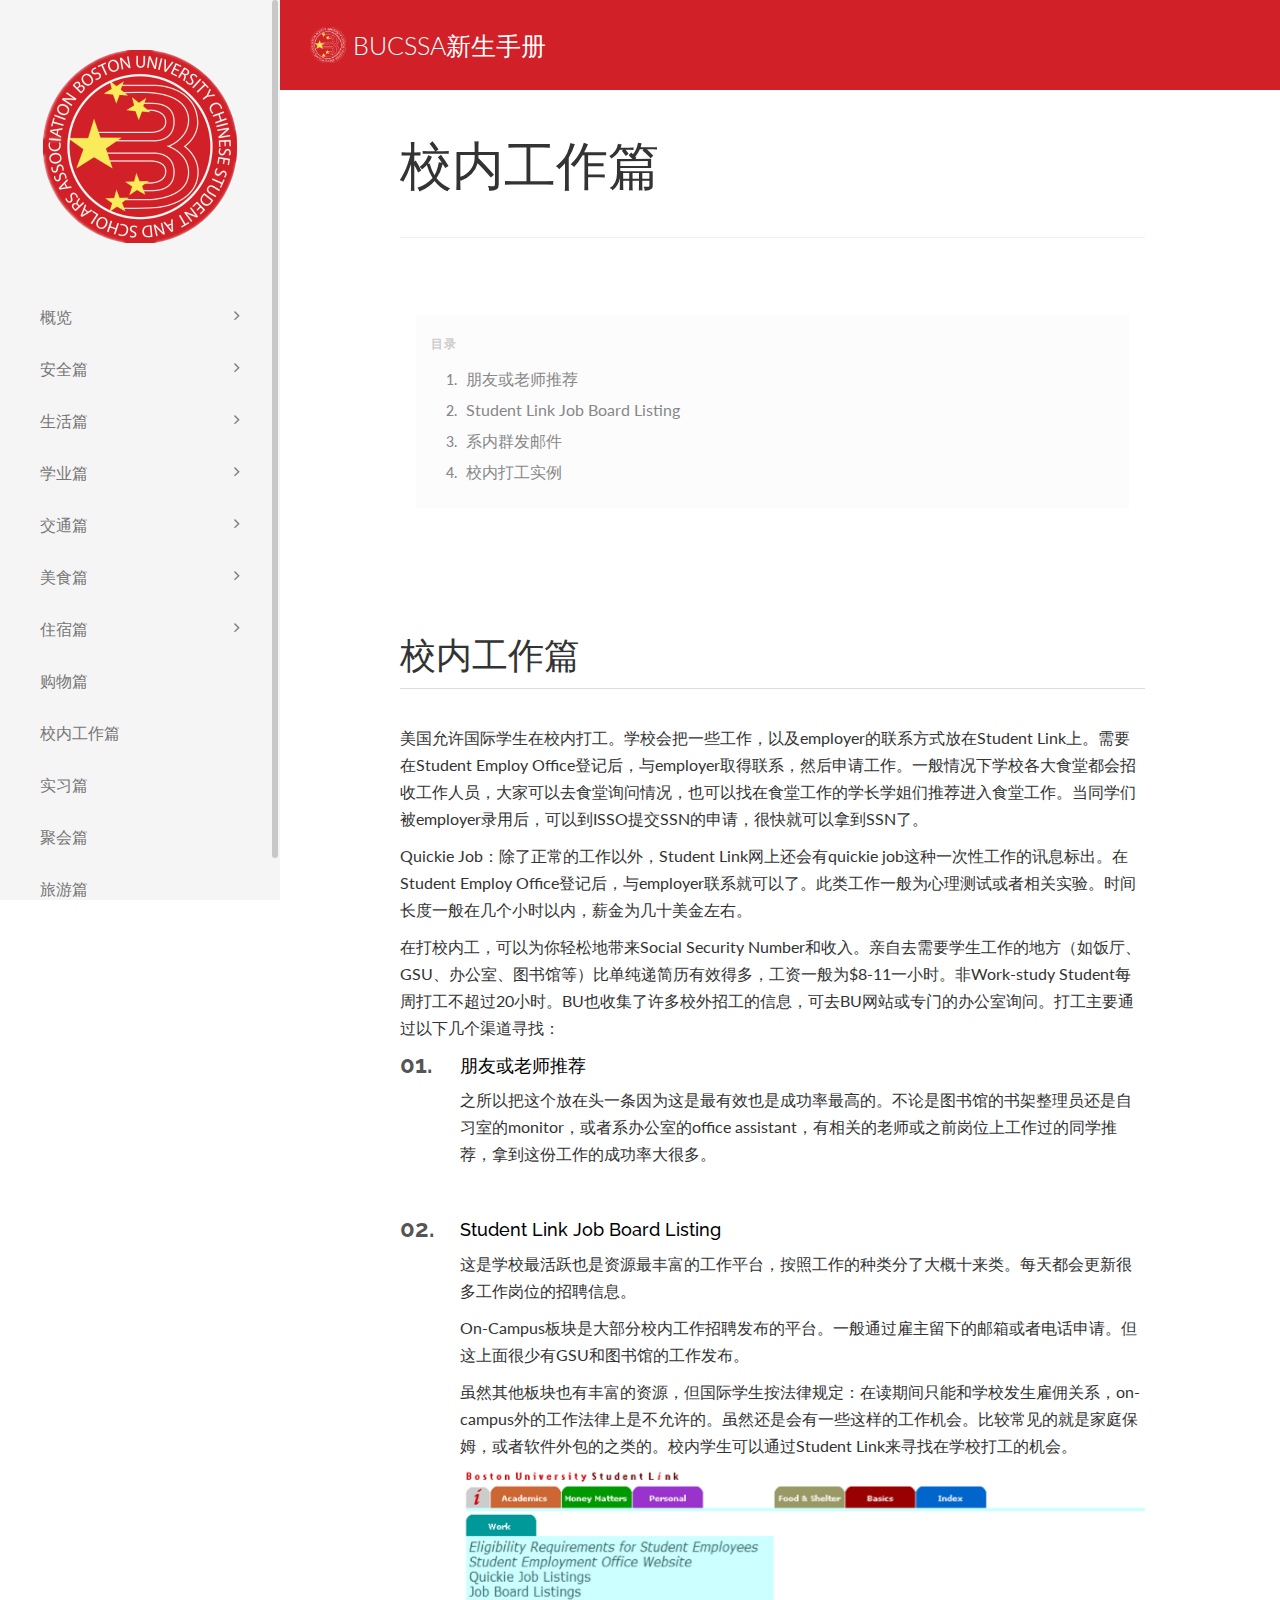
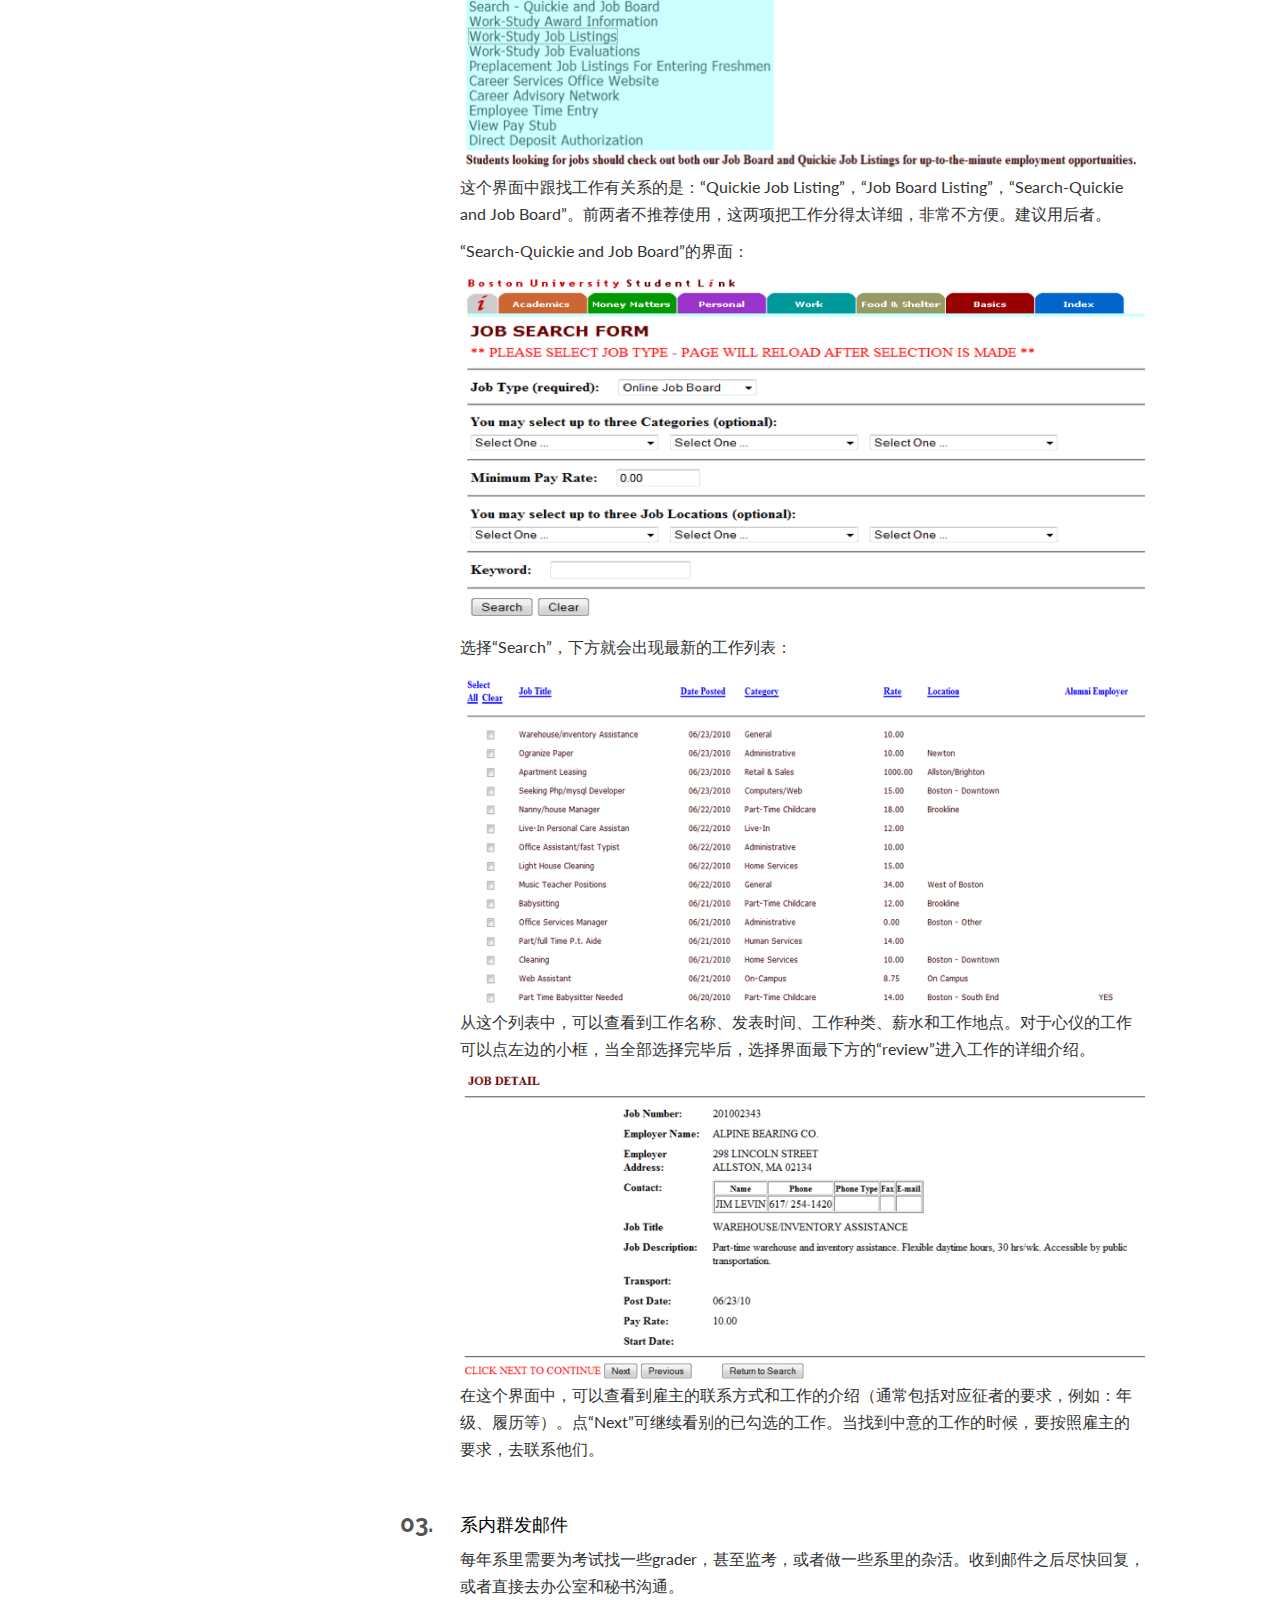
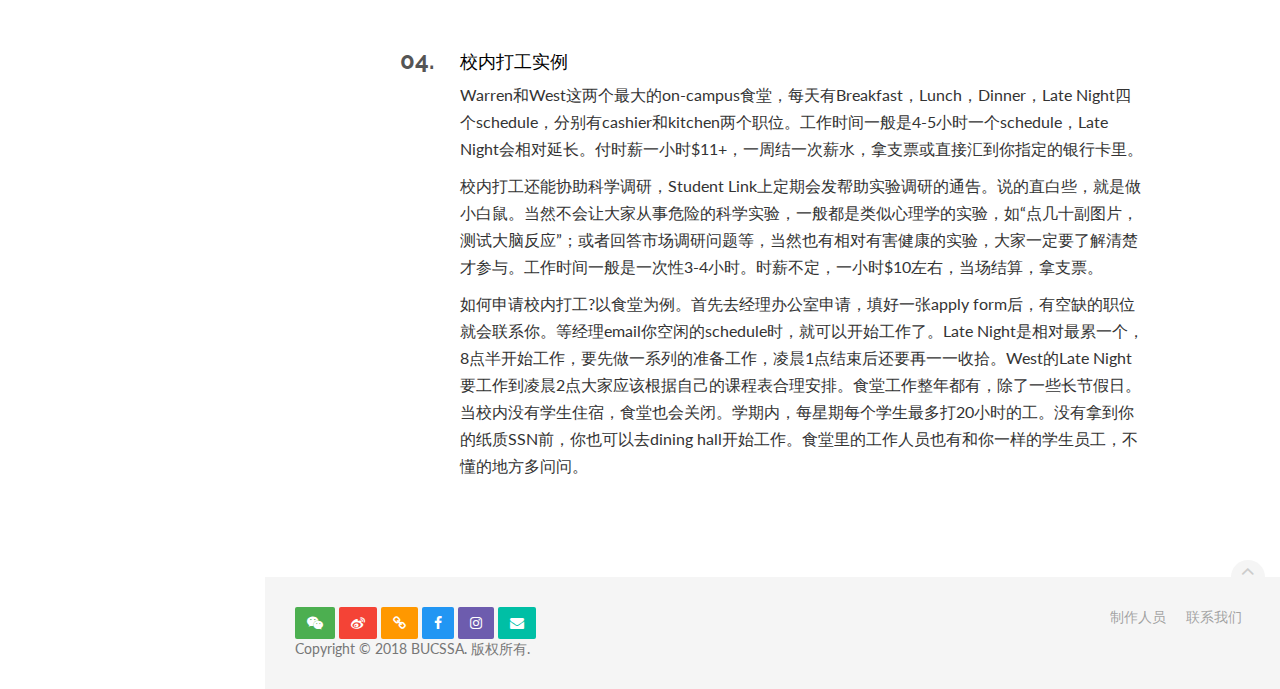
<file: on-campus-employment.html>
<!DOCTYPE html>
<html lang="en">
<head>
    <meta charset="utf-8">
    <meta http-equiv="X-UA-Compatible" content="IE=edge">
    <meta name="viewport" content="width=device-width, initial-scale=1">
    <meta name="description" content="">
    <meta name="keywords" content="">

    <title>layout_template</title>

    <!-- Styles -->
    <link href="assets/css/theDocs.all.min.css" rel="stylesheet">
    <link href="assets/css/custom.css" rel="stylesheet">
    <link href="assets/css/skin/skin-red.css" rel="stylesheet">
    <!-- Fonts -->
    <link href='http://fonts.googleapis.com/css?family=Raleway:100,300,400,500%7CLato:300,400' rel='stylesheet' type='text/css'>

    <!-- Favicons -->
    <link rel="apple-touch-icon" href="/apple-touch-icon.png">
    <link rel="icon" href="assets/img/favicon.png">
</head>

<body>


<!-- Sidebar -->
<aside class="sidebar sidebar-boxed">

    <a class="sidebar-brand" href="index.html"><img src="assets/img/logo-sidebar-alt.jpg" alt="logo"></a>
    <ul class="sidenav dropable">

        <li>
            <a href="index.html">概览</a>
            <ul>
                <li><a href="index.html#index1">我们是BUCSSA</a></li>
                <li><a href="index.html#index2">联系方式</a></li>
                <li><a href="index.html#index3">执行委员会名单</a></li>
                <li><a href="index.html#index4">关于本手册</a></li>
                <li><a href="index.html#index5">纽约中国留学服务中心</a></li>
            </ul>
        </li>

        <li>
            <a href="safety.html">安全篇</a>
            <ul>
                <li><a href="safety.html#safety1">校园安全</a></li>
                <li><a href="safety.html#safety2">自然灾害</a></li>
                <li><a href="safety.html#safety3">心理健康</a></li>
            </ul>
        </li>

        <li>
            <a href="life.html">生活篇</a>
            <ul>
                <li><a href="life.html#life1">新生注册</a></li>
                <li><a href="life.html#life2">手机号办理</a></li>
                <li><a href="life.html#life3">银行开户</a></li>
                <li><a href="life.html#life4">驾照申请</a></li>
                <li><a href="life.html#life5">社会保障号(SSN)申请</a></li>
                <li><a href="life.html#life6">收入退税和 Direct Deposit</a></li>
            </ul>
        </li>

        <li>
            <a href="learning.html">学业篇</a>
            <ul>
                <li><a href="learning.html#learning1">课程</a></li>
                <li><a href="learning.html#learning2">校内活动</a></li>
                <li><a href="learning.html#learning3">转学转专业</a></li>
                <li><a href="learning.html#learning4">TA & RA</a></li>
                <li><a href="learning.html#learning5">PhD Qualify</a></li>
            </ul>
        </li>

        <li>
            <a href="transportation.html">交通篇</a>
            <ul>
                <li><a href="transportation.html#transportation1">地铁</a></li>
                <li><a href="transportation.html#transportation2">公交车和校车</a></li>
                <li><a href="transportation.html#transportation3">打车</a></li>
                <li><a href="transportation.html#transportation4">自行车</a></li>
                <li><a href="transportation.html#transportation5">长途</a></li>
                <li><a href="transportation.html#transportation6">租车</a></li>
            </ul>
        </li>

        <li>
            <a href="food.html">美食篇</a>
            <ul>
                <li><a href="food.html#food1">Dining Plan</a></li>
                <li><a href="food.html#food2">校外餐厅</a></li>
            </ul>
        </li>

        <li>
            <a href="housing.html">住宿篇</a>
            <ul>
                <li><a href="housing.html#housing1">宿舍</a></li>
                <li><a href="housing.html#housing2">校外租房</a></li>
                <li><a href="housing.html#housing3">临时住宿</a></li>
            </ul>
        </li>

        <li><a href="shopping.html">购物篇</a></li>

        <li><a href="on-campus-employment.html">校内工作篇</a></li>

        <li><a href="intern.html">实习篇</a></li>

        <li><a href="party.html">聚会篇</a></li>

        <li><a href="travel.html">旅游篇</a></li>

    </ul>

</aside>
<!-- END Sidebar -->


<header class="site-header navbar-fullwidth">

    <!-- Top navbar & branding -->
    <nav class="navbar navbar-default">
        <div class="container">

            <!-- Toggle buttons and brand -->
            <div class="navbar-header">

                <!-- Top-right navbar botton template
                  <button type="button" class="navbar-toggle" data-toggle="collapse" data-target="#navbar" aria-expanded="true" aria-controls="navbar">
                    <span class="glyphicon glyphicon-option-vertical"></span>
                  </button>
                -->

                <button type="button" class="navbar-toggle for-sidebar" data-toggle="offcanvas">
                    <span class="icon-bar"></span>
                    <span class="icon-bar"></span>
                    <span class="icon-bar"></span>
                </button>
                <a class="navbar-brand" href="index.html"><img src="assets/img/logo-sidebar.jpg" alt="logo">&nbsp;BUCSSA新生手册</a>

            </div>
            <!-- END Toggle buttons and brand -->

            <!-- Top-right navbar content template
            <div id="navbar" class="navbar-collapse collapse" aria-expanded="true" role="banner">
              <ul class="nav navbar-nav navbar-right">
                <li class="hero"><a href="index.html">BUCSSA新生手册</a></li>
              </ul>
            </div>
            <!-- END Top navbar -->

        </div>
    </nav>
    <!-- END Top navbar & branding -->

</header>


<main class="container-fluid">
    <div class="row">

        <!-- Main content -->
        <article class="main-content" role="main">

            <header>
                <h1>校内工作篇</h1>
                <p></p>
            </header>

          
            <section>
                <div class="code-preview">
                    <ol class="toc">
                      
                            
                                <li><a href="#job1">朋友或老师推荐</a></li>
                         <li><a href="#job2">Student Link Job Board Listing</a></li>
                         <li><a href="#job3">系内群发邮件</a></li>
                         <li><a href="#job4">校内打工实例</a></li>
                        
                              
                    </ol>


                </div>

            </section> 

         <section>
            <h2>校内工作篇</h2>
            <p>美国允许国际学生在校内打工。学校会把一些工作，以及employer的联系方式放在Student Link上。需要在Student Employ Office登记后，与employer取得联系，然后申请工作。一般情况下学校各大食堂都会招收工作人员，大家可以去食堂询问情况，也可以找在食堂工作的学长学姐们推荐进入食堂工作。当同学们被employer录用后，可以到ISSO提交SSN的申请，很快就可以拿到SSN了。</p>
            <p>Quickie Job：除了正常的工作以外，Student Link网上还会有quickie job这种一次性工作的讯息标出。在Student Employ Office登记后，与employer联系就可以了。此类工作一般为心理测试或者相关实验。时间长度一般在几个小时以内，薪金为几十美金左右。</p>
             <p>在打校内工，可以为你轻松地带来Social Security Number和收入。亲自去需要学生工作的地方（如饭厅、GSU、办公室、图书馆等）比单纯递简历有效得多，工资一般为$8-11一小时。非Work-study Student每周打工不超过20小时。BU也收集了许多校外招工的信息，可去BU网站或专门的办公室询问。打工主要通过以下几个渠道寻找：</p>

           <p></p>
                
<ul class="step-text">
  <li>
    <h5 id="job1">朋友或老师推荐</h5>
    <p>之所以把这个放在头一条因为这是最有效也是成功率最高的。不论是图书馆的书架整理员还是自习室的monitor，或者系办公室的office assistant，有相关的老师或之前岗位上工作过的同学推荐，拿到这份工作的成功率大很多。</p>
  </li>

  <li>
    <h5 id="job2">Student Link Job Board Listing</h5>
    <p>这是学校最活跃也是资源最丰富的工作平台，按照工作的种类分了大概十来类。每天都会更新很多工作岗位的招聘信息。</p>
      <p>On-Campus板块是大部分校内工作招聘发布的平台。一般通过雇主留下的邮箱或者电话申请。但这上面很少有GSU和图书馆的工作发布。</p>
      <p>虽然其他板块也有丰富的资源，但国际学生按法律规定：在读期间只能和学校发生雇佣关系，on-campus外的工作法律上是不允许的。虽然还是会有一些这样的工作机会。比较常见的就是家庭保姆，或者软件外包的之类的。校内学生可以通过Student Link来寻找在学校打工的机会。</p>
      <img src="assets/img/campus_job1.png" width="100%" />
      <p>这个界面中跟找工作有关系的是：“Quickie Job Listing”，“Job Board Listing”，“Search-Quickie and Job Board”。前两者不推荐使用，这两项把工作分得太详细，非常不方便。建议用后者。</p>
      <p>“Search-Quickie and Job Board”的界面：</p>
        <img src="assets/img/campus_job2.png" width="100%" />
      <p>选择“Search”，下方就会出现最新的工作列表：</p>
      <img src="assets/img/campus_job3.png" width="100%" />
      <p>
          从这个列表中，可以查看到工作名称、发表时间、工作种类、薪水和工作地点。对于心仪的工作可以点左边的小框，当全部选择完毕后，选择界面最下方的“review”进入工作的详细介绍。</p>
       <img src="assets/img/campus_job4.png" width="100%" />
      <p>在这个界面中，可以查看到雇主的联系方式和工作的介绍（通常包括对应征者的要求，例如：年级、履历等）。点“Next”可继续看别的已勾选的工作。当找到中意的工作的时候，要按照雇主的要求，去联系他们。</p>
    </li>

  <li>
    <h5 id="job3">系内群发邮件</h5>
    <p>每年系里需要为考试找一些grader，甚至监考，或者做一些系里的杂活。收到邮件之后尽快回复，或者直接去办公室和秘书沟通。</p>
  </li>

  <li>
    <h5 id="job4">校内打工实例</h5>
    <p>Warren和West这两个最大的on-campus食堂，每天有Breakfast，Lunch，Dinner，Late Night四个schedule，分别有cashier和kitchen两个职位。工作时间一般是4-5小时一个schedule，Late Night会相对延长。付时薪一小时$11+，一周结一次薪水，拿支票或直接汇到你指定的银行卡里。</p>
    <p>校内打工还能协助科学调研，Student Link上定期会发帮助实验调研的通告。说的直白些，就是做小白鼠。当然不会让大家从事危险的科学实验，一般都是类似心理学的实验，如“点几十副图片，测试大脑反应”；或者回答市场调研问题等，当然也有相对有害健康的实验，大家一定要了解清楚才参与。工作时间一般是一次性3-4小时。时薪不定，一小时$10左右，当场结算，拿支票。</p>
      <p>如何申请校内打工?以食堂为例。首先去经理办公室申请，填好一张apply form后，有空缺的职位就会联系你。等经理email你空闲的schedule时，就可以开始工作了。Late Night是相对最累一个，8点半开始工作，要先做一系列的准备工作，凌晨1点结束后还要再一一收拾。West的Late Night要工作到凌晨2点大家应该根据自己的课程表合理安排。食堂工作整年都有，除了一些长节假日。当校内没有学生住宿，食堂也会关闭。学期内，每星期每个学生最多打20小时的工。没有拿到你的纸质SSN前，你也可以去dining hall开始工作。食堂里的工作人员也有和你一样的学生员工，不懂的地方多问问。
</p>
  </li>
</ul>

          </section>


           

        </article>
        <!-- END Main content -->


        <!-- Footer -->
        <footer class="site-footer">
            <div class="container-fluid">
                <a id="scroll-up" href="#"><i class="fa fa-angle-up"></i></a>

                <div class="row">
                    <div class="col-md-6 col-sm-6">
                        <a href="assets/img/wechat-qr-code.png"><button type="button" class="btn btn-success"><i class="fa fa-weixin"></i></button></a>
                        <a href="https://weibo.com/bucssa"><button type="button" class="btn btn-danger"><i class="fa fa-weibo"></i></button></a>
                        <a href="http://www.bucssa.net"><button type="button" class="btn btn-warning"><i class="fa fa-link"></i></button></a>
                        <a href="https://www.facebook.com/BUCSSA2016/"><button type="button" class="btn btn-primary"><i class="fa fa-facebook"></i></button></a>
                        <a href="https://www.instagram.com/bucssa/"><button type="button" class="btn btn-purple"><i class="fa fa-instagram"></i></button></a>
                        <a href="mailto:bucssa@bu.edu"><button type="button" class="btn btn-teal"><i class="fa fa-envelope"></i></button></a>
                        <p>Copyright &copy; 2018 BUCSSA. 版权所有.</p>
                    </div>
                    <div class="col-md-6 col-sm-6">
                        <ul class="footer-menu">
                            <li><a href="index.html#index4">制作人员</a></li>
                            <li><a href="mailto:tech@bucssa.net">联系我们</a></li>
                        </ul>
                    </div>
                </div>
            </div>
        </footer>
        <!-- END Footer -->

    </div>
</main>

<!-- Scripts -->
<script src="assets/js/theDocs.all.min.js"></script>
<script src="assets/js/custom.js"></script>

</body>
</html>
</file>
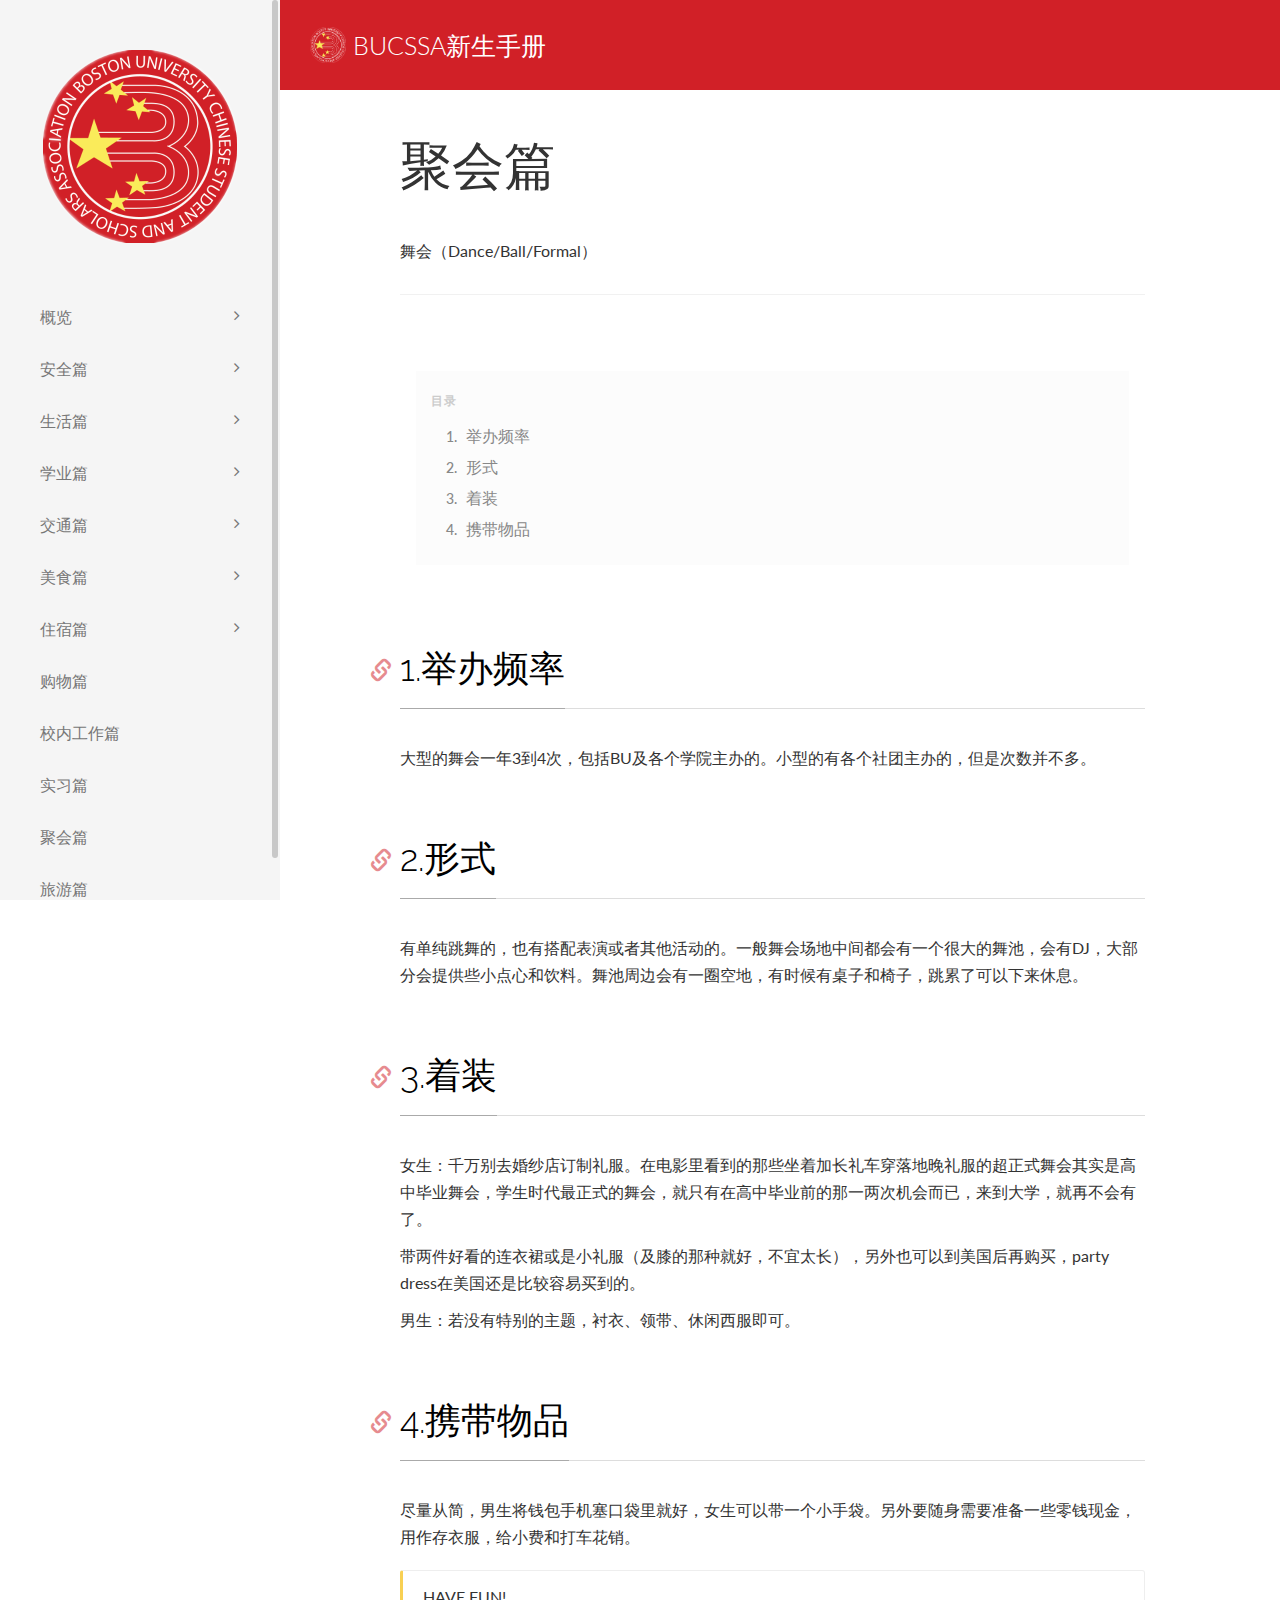
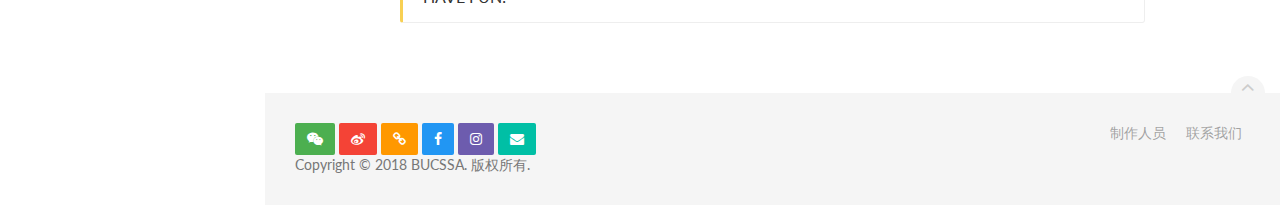
<file: party.html>
<!DOCTYPE html>
<html lang="en">
<head>
    <meta charset="utf-8">
    <meta http-equiv="X-UA-Compatible" content="IE=edge">
    <meta name="viewport" content="width=device-width, initial-scale=1">
    <meta name="description" content="">
    <meta name="keywords" content="">

    <title>layout_template</title>

    <!-- Styles -->
    <link href="assets/css/theDocs.all.min.css" rel="stylesheet">
    <link href="assets/css/custom.css" rel="stylesheet">
    <link href="assets/css/skin/skin-red.css" rel="stylesheet">
    <!-- Fonts -->
    <link href='http://fonts.googleapis.com/css?family=Raleway:100,300,400,500%7CLato:300,400' rel='stylesheet' type='text/css'>

    <!-- Favicons -->
    <link rel="apple-touch-icon" href="/apple-touch-icon.png">
    <link rel="icon" href="assets/img/favicon.png">
</head>

<body>


<!-- Sidebar -->
<aside class="sidebar sidebar-boxed">

    <a class="sidebar-brand" href="index.html"><img src="assets/img/logo-sidebar-alt.jpg" alt="logo"></a>
    <ul class="sidenav dropable">

        <li>
            <a href="index.html">概览</a>
            <ul>
                <li><a href="index.html#index1">我们是BUCSSA</a></li>
                <li><a href="index.html#index2">联系方式</a></li>
                <li><a href="index.html#index3">执行委员会名单</a></li>
                <li><a href="index.html#index4">关于本手册</a></li>
                <li><a href="index.html#index5">纽约中国留学服务中心</a></li>
            </ul>
        </li>

        <li>
            <a href="safety.html">安全篇</a>
            <ul>
                <li><a href="safety.html#safety1">校园安全</a></li>
                <li><a href="safety.html#safety2">自然灾害</a></li>
                <li><a href="safety.html#safety3">心理健康</a></li>
            </ul>
        </li>

        <li>
            <a href="life.html">生活篇</a>
            <ul>
                <li><a href="life.html#life1">新生注册</a></li>
                <li><a href="life.html#life2">手机号办理</a></li>
                <li><a href="life.html#life3">银行开户</a></li>
                <li><a href="life.html#life4">驾照申请</a></li>
                <li><a href="life.html#life5">社会保障号(SSN)申请</a></li>
                <li><a href="life.html#life6">收入退税和 Direct Deposit</a></li>
            </ul>
        </li>

        <li>
            <a href="learning.html">学业篇</a>
            <ul>
                <li><a href="learning.html#learning1">课程</a></li>
                <li><a href="learning.html#learning2">校内活动</a></li>
                <li><a href="learning.html#learning3">转学转专业</a></li>
                <li><a href="learning.html#learning4">TA & RA</a></li>
                <li><a href="learning.html#learning5">PhD Qualify</a></li>
            </ul>
        </li>

        <li>
            <a href="transportation.html">交通篇</a>
            <ul>
                <li><a href="transportation.html#transportation1">地铁</a></li>
                <li><a href="transportation.html#transportation2">公交车和校车</a></li>
                <li><a href="transportation.html#transportation3">打车</a></li>
                <li><a href="transportation.html#transportation4">自行车</a></li>
                <li><a href="transportation.html#transportation5">长途</a></li>
                <li><a href="transportation.html#transportation6">租车</a></li>
            </ul>
        </li>

        <li>
            <a href="food.html">美食篇</a>
            <ul>
                <li><a href="food.html#food1">Dining Plan</a></li>
                <li><a href="food.html#food2">校外餐厅</a></li>
            </ul>
        </li>

        <li>
            <a href="housing.html">住宿篇</a>
            <ul>
                <li><a href="housing.html#housing1">宿舍</a></li>
                <li><a href="housing.html#housing2">校外租房</a></li>
                <li><a href="housing.html#housing3">临时住宿</a></li>
            </ul>
        </li>

        <li><a href="shopping.html">购物篇</a></li>

        <li><a href="on-campus-employment.html">校内工作篇</a></li>

        <li><a href="intern.html">实习篇</a></li>

        <li><a href="party.html">聚会篇</a></li>

        <li><a href="travel.html">旅游篇</a></li>

    </ul>

</aside>
<!-- END Sidebar -->


<header class="site-header navbar-fullwidth">

    <!-- Top navbar & branding -->
    <nav class="navbar navbar-default">
        <div class="container">

            <!-- Toggle buttons and brand -->
            <div class="navbar-header">

                <!-- Top-right navbar botton template
                  <button type="button" class="navbar-toggle" data-toggle="collapse" data-target="#navbar" aria-expanded="true" aria-controls="navbar">
                    <span class="glyphicon glyphicon-option-vertical"></span>
                  </button>
                -->

                <button type="button" class="navbar-toggle for-sidebar" data-toggle="offcanvas">
                    <span class="icon-bar"></span>
                    <span class="icon-bar"></span>
                    <span class="icon-bar"></span>
                </button>
                <a class="navbar-brand" href="index.html"><img src="assets/img/logo-sidebar.jpg" alt="logo">&nbsp;BUCSSA新生手册</a>

            </div>
            <!-- END Toggle buttons and brand -->

            <!-- Top-right navbar content template
            <div id="navbar" class="navbar-collapse collapse" aria-expanded="true" role="banner">
              <ul class="nav navbar-nav navbar-right">
                <li class="hero"><a href="index.html">BUCSSA新生手册</a></li>
              </ul>
            </div>
            <!-- END Top navbar -->

        </div>
    </nav>
    <!-- END Top navbar & branding -->

</header>


<main class="container-fluid">
    <div class="row">

        <!-- Main content -->
        <article class="main-content" role="main">

            <header>
                <h1>聚会篇</h1>
                <p>舞会（Dance/Ball/Formal）
            </header>

            <section>

                <div class="code-preview">
                    <ol class="toc">
                        <li>
                            <a href="#party1">举办频率</a>
                        </li>

                        <li>
                            <a href="#party2">形式</a>
                        </li>

                        <li>
                            <a href="#party3">着装</a>
                        </li>

                        <li>
                            <a href="#party4">携带物品</a>
                        </li>
                    </ol>


                </div>

                <a name="party1"></a>

                <h2 id="party1"><a href="#party1">1.举办频率</a></h2>


                <p>
                    大型的舞会一年3到4次，包括BU及各个学院主办的。小型的有各个社团主办的，但是次数并不多。
                </p>

                <!--<div class="callout callout-warning" role="alert">	建议：找一个走过的朋友带着你们走会省很多时间，同时最好提前查好每个景点的背景知识，以免走马观花。</div>-->


                <!--#####################################################################################################################################################################-->


                <a name="party2"></a>

                <h2 id="party2"><a href="#party2">2.形式</a></h2>


                <p>
                    有单纯跳舞的，也有搭配表演或者其他活动的。一般舞会场地中间都会有一个很大的舞池，会有DJ，大部分会提供些小点心和饮料。舞池周边会有一圈空地，有时候有桌子和椅子，跳累了可以下来休息。
                </p>

                <!--<div class="callout callout-warning" role="alert">	建议：找一个走过的朋友带着你们走会省很多时间，同时最好提前查好每个景点的背景知识，以免走马观花。</div>-->


                <!--#####################################################################################################################################################################-->


                <a name="party3"></a>

                <h2 id="party3"><a href="#party3">3.着装</a></h2>


                <p>
                    女生：千万别去婚纱店订制礼服。在电影里看到的那些坐着加长礼车穿落地晚礼服的超正式舞会其实是高中毕业舞会，学生时代最正式的舞会，就只有在高中毕业前的那一两次机会而已，来到大学，就再不会有了。
                </p>

                <p>
                    带两件好看的连衣裙或是小礼服（及膝的那种就好，不宜太长），另外也可以到美国后再购买，party dress在美国还是比较容易买到的。
                </p>

                <p>
                    男生：若没有特别的主题，衬衣、领带、休闲西服即可。
                </p>

                <!--<div class="callout callout-warning" role="alert">	建议：找一个走过的朋友带着你们走会省很多时间，同时最好提前查好每个景点的背景知识，以免走马观花。</div>-->


                <!--#####################################################################################################################################################################-->


                <a name="party4"></a>

                <h2 id="party4"><a href="#party4">4.携带物品</a></h2>


                <p>
                    尽量从简，男生将钱包手机塞口袋里就好，女生可以带一个小手袋。另外要随身需要准备一些零钱现金，用作存衣服，给小费和打车花销。
                </p>

                <div class="callout callout-warning" role="alert">HAVE FUN!</div>


                <!--#####################################################################################################################################################################-->






            </section>


        </article>
        <!-- END Main content -->


        <!-- Footer -->
        <footer class="site-footer">
            <div class="container-fluid">
                <a id="scroll-up" href="#"><i class="fa fa-angle-up"></i></a>

                <div class="row">
                    <div class="col-md-6 col-sm-6">
                        <a href="assets/img/wechat-qr-code.png"><button type="button" class="btn btn-success"><i class="fa fa-weixin"></i></button></a>
                        <a href="https://weibo.com/bucssa"><button type="button" class="btn btn-danger"><i class="fa fa-weibo"></i></button></a>
                        <a href="http://www.bucssa.net"><button type="button" class="btn btn-warning"><i class="fa fa-link"></i></button></a>
                        <a href="https://www.facebook.com/BUCSSA2016/"><button type="button" class="btn btn-primary"><i class="fa fa-facebook"></i></button></a>
                        <a href="https://www.instagram.com/bucssa/"><button type="button" class="btn btn-purple"><i class="fa fa-instagram"></i></button></a>
                        <a href="mailto:bucssa@bu.edu"><button type="button" class="btn btn-teal"><i class="fa fa-envelope"></i></button></a>
                        <p>Copyright &copy; 2018 BUCSSA. 版权所有.</p>
                    </div>
                    <div class="col-md-6 col-sm-6">
                        <ul class="footer-menu">
                            <li><a href="index.html#index4">制作人员</a></li>
                            <li><a href="mailto:tli92@bu.edu">联系我们</a></li>
                        </ul>
                    </div>
                </div>
            </div>
        </footer>
        <!-- END Footer -->

    </div>
</main>

<!-- Scripts -->
<script src="assets/js/theDocs.all.min.js"></script>
<script src="assets/js/custom.js"></script>

</body>
</html>
</file>
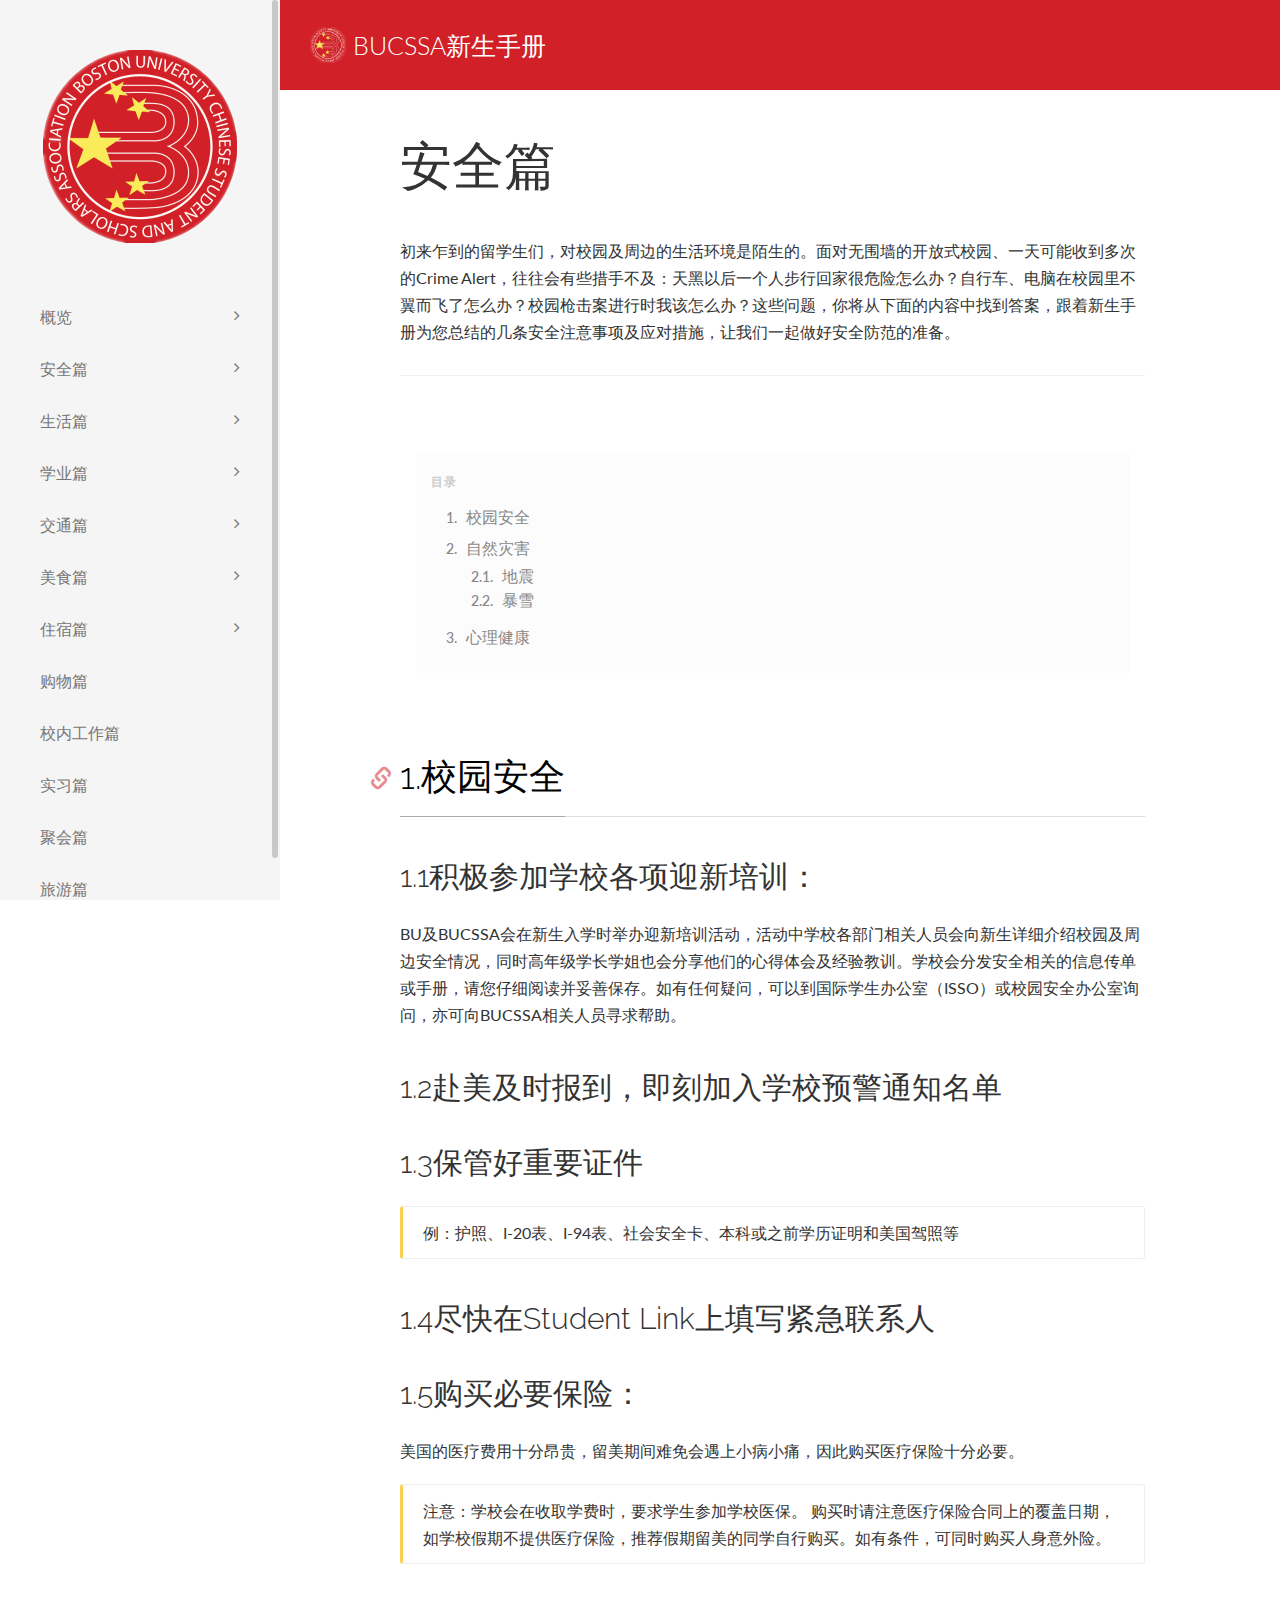
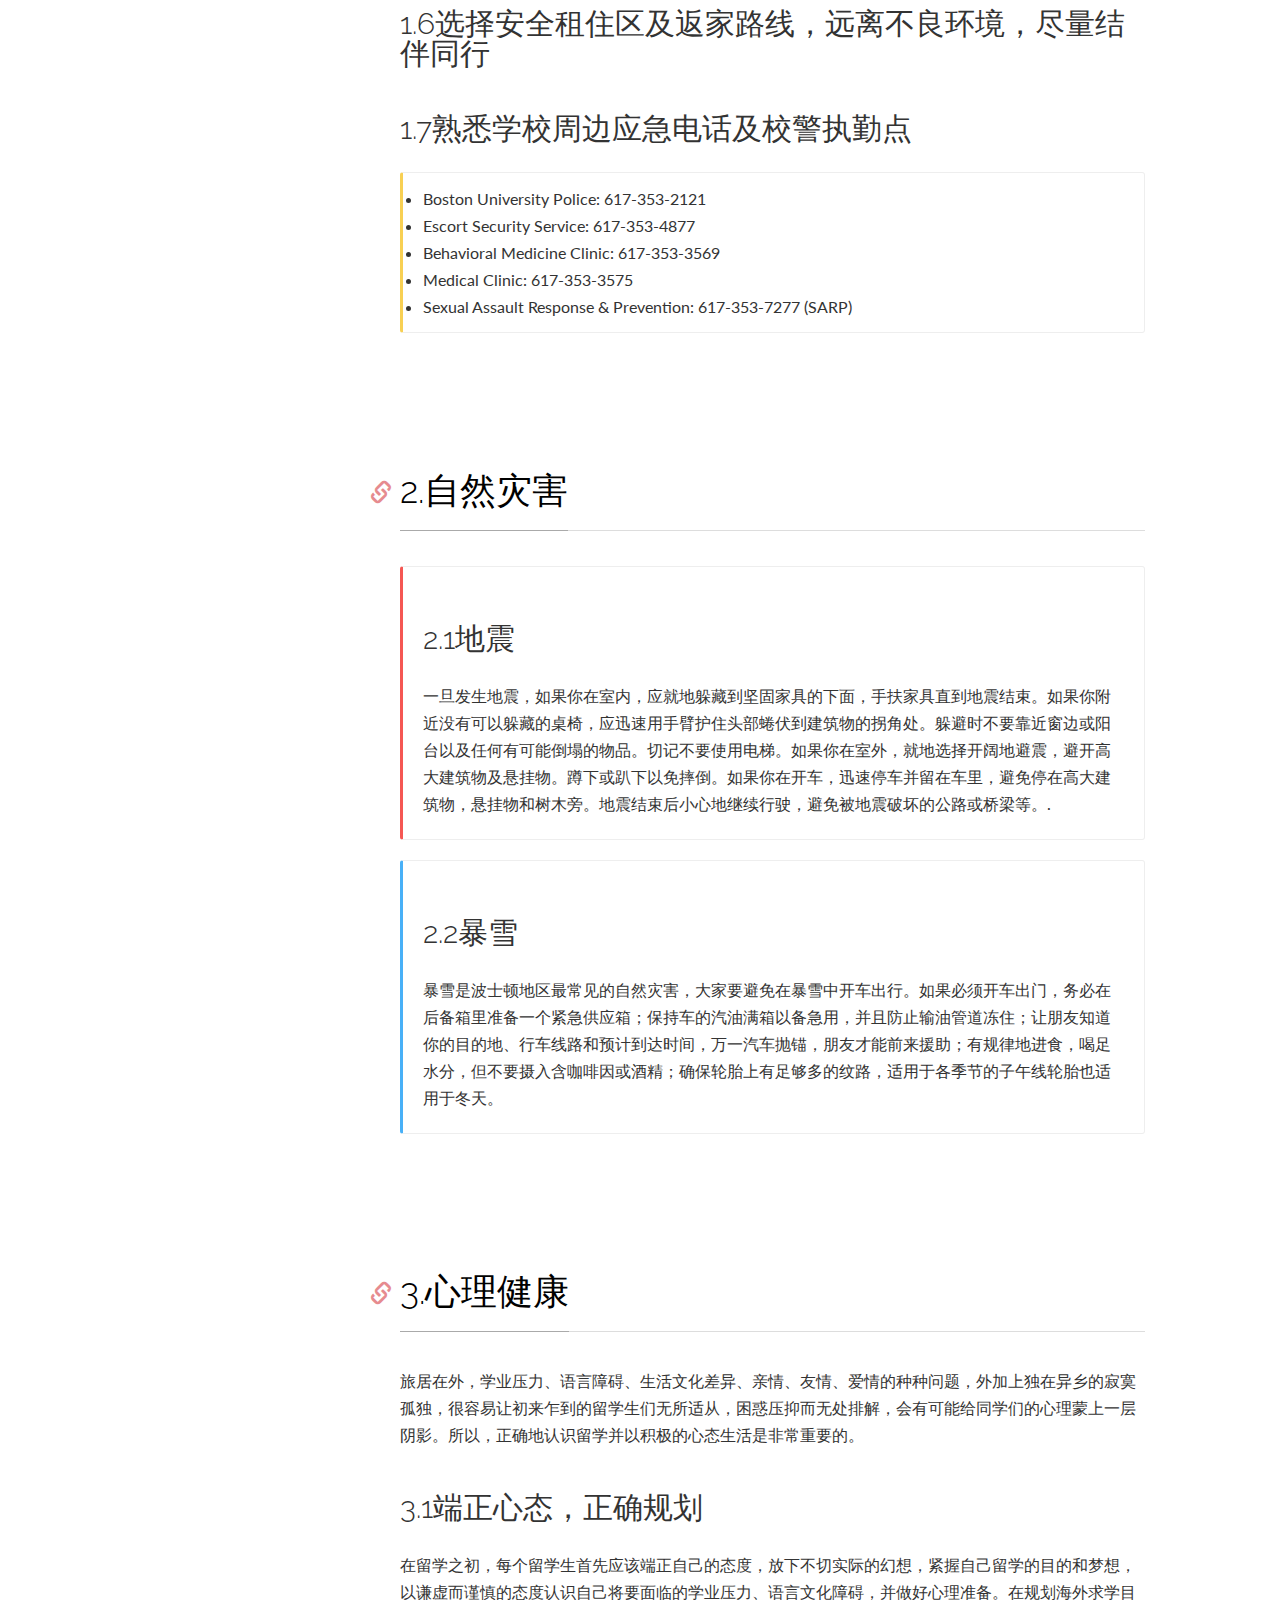
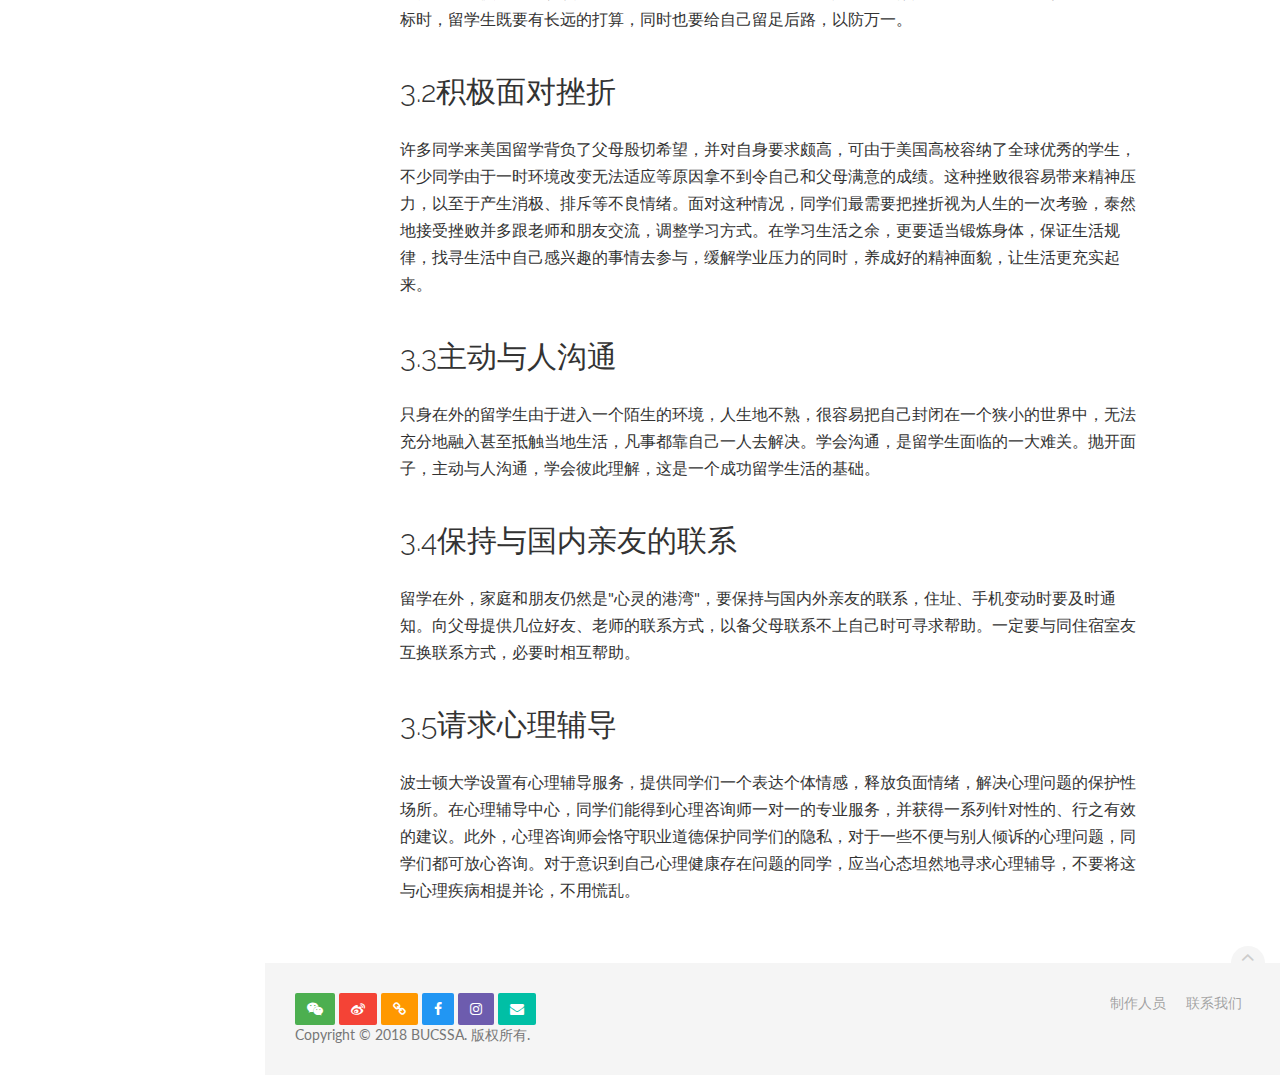
<file: safety.html>
<!DOCTYPE html>
<html lang="en">
<head>
    <meta charset="utf-8">
    <meta http-equiv="X-UA-Compatible" content="IE=edge">
    <meta name="viewport" content="width=device-width, initial-scale=1">
    <meta name="description" content="">
    <meta name="keywords" content="">

    <title>layout_template</title>

    <!-- Styles -->
    <link href="assets/css/theDocs.all.min.css" rel="stylesheet">
    <link href="assets/css/custom.css" rel="stylesheet">
    <link href="assets/css/skin/skin-red.css" rel="stylesheet">
    <!-- Fonts -->
    <link href='http://fonts.googleapis.com/css?family=Raleway:100,300,400,500%7CLato:300,400' rel='stylesheet' type='text/css'>

    <!-- Favicons -->
    <link rel="apple-touch-icon" href="/apple-touch-icon.png">
    <link rel="icon" href="assets/img/favicon.png">
</head>

<body>


<!-- Sidebar -->
<aside class="sidebar sidebar-boxed">

    <a class="sidebar-brand" href="index.html"><img src="assets/img/logo-sidebar-alt.jpg" alt="logo"></a>
    <ul class="sidenav dropable">

        <li>
            <a href="index.html">概览</a>
            <ul>
                <li><a href="index.html#index1">我们是BUCSSA</a></li>
                <li><a href="index.html#index2">联系方式</a></li>
                <li><a href="index.html#index3">执行委员会名单</a></li>
                <li><a href="index.html#index4">关于本手册</a></li>
                <li><a href="index.html#index5">纽约中国留学服务中心</a></li>
            </ul>
        </li>

        <li>
            <a href="safety.html">安全篇</a>
            <ul>
                <li><a href="safety.html#safety1">校园安全</a></li>
                <li><a href="safety.html#safety2">自然灾害</a></li>
                <li><a href="safety.html#safety3">心理健康</a></li>
            </ul>
        </li>

        <li>
            <a href="life.html">生活篇</a>
            <ul>
                <li><a href="life.html#life1">新生注册</a></li>
                <li><a href="life.html#life2">手机号办理</a></li>
                <li><a href="life.html#life3">银行开户</a></li>
                <li><a href="life.html#life4">驾照申请</a></li>
                <li><a href="life.html#life5">社会保障号(SSN)申请</a></li>
                <li><a href="life.html#life6">收入退税和 Direct Deposit</a></li>
            </ul>
        </li>

        <li>
            <a href="learning.html">学业篇</a>
            <ul>
                <li><a href="learning.html#learning1">课程</a></li>
                <li><a href="learning.html#learning2">校内活动</a></li>
                <li><a href="learning.html#learning3">转学转专业</a></li>
                <li><a href="learning.html#learning4">TA & RA</a></li>
                <li><a href="learning.html#learning5">PhD Qualify</a></li>
            </ul>
        </li>

        <li>
            <a href="transportation.html">交通篇</a>
            <ul>
                <li><a href="transportation.html#transportation1">地铁</a></li>
                <li><a href="transportation.html#transportation2">公交车和校车</a></li>
                <li><a href="transportation.html#transportation3">打车</a></li>
                <li><a href="transportation.html#transportation4">自行车</a></li>
                <li><a href="transportation.html#transportation5">长途</a></li>
                <li><a href="transportation.html#transportation6">租车</a></li>
            </ul>
        </li>

        <li>
            <a href="food.html">美食篇</a>
            <ul>
                <li><a href="food.html#food1">Dining Plan</a></li>
                <li><a href="food.html#food2">校外餐厅</a></li>
            </ul>
        </li>

        <li>
            <a href="housing.html">住宿篇</a>
            <ul>
                <li><a href="housing.html#housing1">宿舍</a></li>
                <li><a href="housing.html#housing2">校外租房</a></li>
                <li><a href="housing.html#housing3">临时住宿</a></li>
            </ul>
        </li>

        <li><a href="shopping.html">购物篇</a></li>

        <li><a href="on-campus-employment.html">校内工作篇</a></li>

        <li><a href="intern.html">实习篇</a></li>

        <li><a href="party.html">聚会篇</a></li>

        <li><a href="travel.html">旅游篇</a></li>

    </ul>

</aside>
<!-- END Sidebar -->


<header class="site-header navbar-fullwidth">

    <!-- Top navbar & branding -->
    <nav class="navbar navbar-default">
        <div class="container">

            <!-- Toggle buttons and brand -->
            <div class="navbar-header">

                <!-- Top-right navbar botton template
                  <button type="button" class="navbar-toggle" data-toggle="collapse" data-target="#navbar" aria-expanded="true" aria-controls="navbar">
                    <span class="glyphicon glyphicon-option-vertical"></span>
                  </button>
                -->

                <button type="button" class="navbar-toggle for-sidebar" data-toggle="offcanvas">
                    <span class="icon-bar"></span>
                    <span class="icon-bar"></span>
                    <span class="icon-bar"></span>
                </button>
                <a class="navbar-brand" href="index.html"><img src="assets/img/logo-sidebar.jpg" alt="logo">&nbsp;BUCSSA新生手册</a>

            </div>
            <!-- END Toggle buttons and brand -->

            <!-- Top-right navbar content template
            <div id="navbar" class="navbar-collapse collapse" aria-expanded="true" role="banner">
              <ul class="nav navbar-nav navbar-right">
                <li class="hero"><a href="index.html">BUCSSA新生手册</a></li>
              </ul>
            </div>
            <!-- END Top navbar -->

        </div>
    </nav>
    <!-- END Top navbar & branding -->

</header>


<main class="container-fluid">
    <div class="row">

        <!-- Main content -->
        <article class="main-content" role="main">

            <header>
                <h1>安全篇</h1>
                <p>初来乍到的留学生们，对校园及周边的生活环境是陌生的。面对无围墙的开放式校园、一天可能收到多次的Crime Alert，往往会有些措手不及：天黑以后一个人步行回家很危险怎么办？自行车、电脑在校园里不翼而飞了怎么办？校园枪击案进行时我该怎么办？这些问题，你将从下面的内容中找到答案，跟着新生手册为您总结的几条安全注意事项及应对措施，让我们一起做好安全防范的准备。
            </header>

            <section>

                <div class="code-preview">
                    <ol class="toc">
                        <li><a href="#safety1">校园安全</a></li>
                        <li>
                            <a href="#safety2">自然灾害</a>
                            <ol>
                                <li><a href="#safety2.1">地震</a></li>
                                <li>
                                    <a href="#safety2.2">暴雪</a>
                                </li>
                            </ol>
                        </li>
                        <li><a href="#safety3">心理健康</a></li>
                    </ol>


                </div>

                <a name="safety1"></a>

                <h2 id="safety1"><a href="#safety1">1.校园安全</a></h2>


                        <h3>1.1积极参加学校各项迎新培训：</h3>
                        <p>BU及BUCSSA会在新生入学时举办迎新培训活动，活动中学校各部门相关人员会向新生详细介绍校园及周边安全情况，同时高年级学长学姐也会分享他们的心得体会及经验教训。学校会分发安全相关的信息传单或手册，请您仔细阅读并妥善保存。如有任何疑问，可以到国际学生办公室（ISSO）或校园安全办公室询问，亦可向BUCSSA相关人员寻求帮助。</p>



                        <h3>1.2赴美及时报到，即刻加入学校预警通知名单</h3>



                        <h3>1.3保管好重要证件</h3>
                        <div class="callout callout-warning" role="alert">例：护照、I-20表、I-94表、社会安全卡、本科或之前学历证明和美国驾照等</div>



                        <h3>1.4尽快在Student Link上填写紧急联系人</h3>



                        <h3>1.5购买必要保险：</h3>
                        <p>美国的医疗费用十分昂贵，留美期间难免会遇上小病小痛，因此购买医疗保险十分必要。</p>
                        <div class="callout callout-warning" role="alert">注意：学校会在收取学费时，要求学生参加学校医保。
                            购买时请注意医疗保险合同上的覆盖日期，如学校假期不提供医疗保险，推荐假期留美的同学自行购买。如有条件，可同时购买人身意外险。</div>



                        <h3>1.6选择安全租住区及返家路线，远离不良环境，尽量结伴同行</h3>



                        <h3>1.7熟悉学校周边应急电话及校警执勤点</h3>
                        <div class="callout callout-warning" role="alert">
                            <li>
                                Boston University Police: 617-353-2121
                            </li>

                            <li>
                                Escort Security Service: 617-353-4877
                            </li>

                            <li>
                                Behavioral Medicine Clinic: 617-353-3569
                            </li>

                            <li>
                                Medical Clinic: 617-353-3575
                            </li>

                            <li>
                                Sexual Assault Response & Prevention: 617-353-7277 (SARP)
                            </li>

                        </div>






            </section>

            <section>
                <a name="safety2"></a>
                <h2 id="safety2"><a href="#safety2">2.自然灾害</a></h2>

                <div class="callout callout-danger" role="alert">
                    <a name="safety2.1"></a>
                    <h3>2.1地震</h3>
                    <p>一旦发生地震，如果你在室内，应就地躲藏到坚固家具的下面，手扶家具直到地震结束。如果你附近没有可以躲藏的桌椅，应迅速用手臂护住头部蜷伏到建筑物的拐角处。躲避时不要靠近窗边或阳台以及任何有可能倒塌的物品。切记不要使用电梯。如果你在室外，就地选择开阔地避震，避开高大建筑物及悬挂物。蹲下或趴下以免摔倒。如果你在开车，迅速停车并留在车里，避免停在高大建筑物，悬挂物和树木旁。地震结束后小心地继续行驶，避免被地震破坏的公路或桥梁等。.</p>
                </div>
                <div class="callout callout-info" role="alert">
                    <a name="safety2.2"></a>
                    <h3>2.2暴雪</h3>
                    <p>暴雪是波士顿地区最常见的自然灾害，大家要避免在暴雪中开车出行。如果必须开车出门，务必在后备箱里准备一个紧急供应箱；保持车的汽油满箱以备急用，并且防止输油管道冻住；让朋友知道你的目的地、行车线路和预计到达时间，万一汽车抛锚，朋友才能前来援助；有规律地进食，喝足水分，但不要摄入含咖啡因或酒精；确保轮胎上有足够多的纹路，适用于各季节的子午线轮胎也适用于冬天。</p>
                    <!--</div>-->
                    <!--<div class="callout callout-warning" role="alert">-->
                    <!--<h4>Warning!</h4>-->
                    <!--<p>Better check yourself, you're <a href="#">not looking too good</a>.</p>-->
                    <!--</div>-->
                    <!--<div class="callout callout-danger" role="alert">-->
                    <!--<h4>Oh snap!</h4>-->
                    <!--<p><a href="#">Change a few things up</a> and try submitting again.</p>-->
                    <!--</div>-->


            </section>

            <section>

                <a name="safety3"></a>
                <h2 id="safety3"><a href="#safety3">3.心理健康</a></h2>
                <p>旅居在外，学业压力、语言障碍、生活文化差异、亲情、友情、爱情的种种问题，外加上独在异乡的寂寞孤独，很容易让初来乍到的留学生们无所适从，困惑压抑而无处排解，会有可能给同学们的心理蒙上一层阴影。所以，正确地认识留学并以积极的心态生活是非常重要的。</p>


                        <h3>3.1端正心态，正确规划</h3>
                        <p>在留学之初，每个留学生首先应该端正自己的态度，放下不切实际的幻想，紧握自己留学的目的和梦想，以谦虚而谨慎的态度认识自己将要面临的学业压力、语言文化障碍，并做好心理准备。在规划海外求学目标时，留学生既要有长远的打算，同时也要给自己留足后路，以防万一。</p>



                        <h3>3.2积极面对挫折</h3>
                        <p>许多同学来美国留学背负了父母殷切希望，并对自身要求颇高，可由于美国高校容纳了全球优秀的学生，不少同学由于一时环境改变无法适应等原因拿不到令自己和父母满意的成绩。这种挫败很容易带来精神压力，以至于产生消极、排斥等不良情绪。面对这种情况，同学们最需要把挫折视为人生的一次考验，泰然地接受挫败并多跟老师和朋友交流，调整学习方式。在学习生活之余，更要适当锻炼身体，保证生活规律，找寻生活中自己感兴趣的事情去参与，缓解学业压力的同时，养成好的精神面貌，让生活更充实起来。</p>



                        <h3>3.3主动与人沟通</h3>
                        <p>只身在外的留学生由于进入一个陌生的环境，人生地不熟，很容易把自己封闭在一个狭小的世界中，无法充分地融入甚至抵触当地生活，凡事都靠自己一人去解决。学会沟通，是留学生面临的一大难关。抛开面子，主动与人沟通，学会彼此理解，这是一个成功留学生活的基础。</p>



                        <h3>3.4保持与国内亲友的联系</h3>
                        <p>留学在外，家庭和朋友仍然是"心灵的港湾"，要保持与国内外亲友的联系，住址、手机变动时要及时通知。向父母提供几位好友、老师的联系方式，以备父母联系不上自己时可寻求帮助。一定要与同住宿室友互换联系方式，必要时相互帮助。</p>



                        <h3>3.5请求心理辅导</h3>
                        <p>波士顿大学设置有心理辅导服务，提供同学们一个表达个体情感，释放负面情绪，解决心理问题的保护性场所。在心理辅导中心，同学们能得到心理咨询师一对一的专业服务，并获得一系列针对性的、行之有效的建议。此外，心理咨询师会恪守职业道德保护同学们的隐私，对于一些不便与别人倾诉的心理问题，同学们都可放心咨询。对于意识到自己心理健康存在问题的同学，应当心态坦然地寻求心理辅导，不要将这与心理疾病相提并论，不用慌乱。</p>




            </section>


            <!--<section>-->

                <!--<a name="心理健康"></a>-->
                <!--<h2 id="心理健康"><a href="#心理健康">3.心理健康</a></h2>-->
                <!--<p>旅居在外，学业压力、语言障碍、生活文化差异、亲情、友情、爱情的种种问题，外加上独在异乡的寂寞孤独，很容易让初来乍到的留学生们无所适从，-->
                    <!--困惑压抑而无处排解，会有可能给同学们的心理蒙上一层阴影。所以，正确地认识留学并以积极的心态生活是非常重要的。</p>-->

                <!--<ul class="step-text">-->
                    <!--<li>-->
                        <!--<h5>端正心态，正确规划</h5>-->
                        <!--<p>在留学之初，每个留学生首先应该端正自己的态度，放下不切实际的幻想，紧握自己留学的目的和梦想，以谦虚而谨慎的态度认识自己将要面临的学业压力、-->
                            <!--语言文化障碍，并做好心理准备。在规划海外求学目标时，留学生既要有长远的打算，同时也要给自己留足后路，以防万一。</p>-->
                    <!--</li>-->

                    <!--<li>-->
                        <!--<h5>积极面对挫折</h5>-->
                        <!--<p>许多同学来美国留学背负了父母殷切希望，并对自身要求颇高，可由于美国高校容纳了全球优秀的学生，不少同学由于一时环境改变无法适应等原因拿不到令自己和父母满意的成绩。这种挫败很容易带来精神压力，以至于产生消极、排斥等不良情绪。面对这种情况，同学们最需要把挫折视为人生的一次考验，泰然地接受挫败并多跟老师和朋友交流，-->
                            <!--调整学习方式。在学习生活之余，更要适当锻炼身体，保证生活规律，找寻生活中自己感兴趣的事情去参与，缓解学业压力的同时，养成好的精神面貌，让生活更充实起来。</p>-->
                    <!--</li>-->

                    <!--<li>-->
                        <!--<h5>主动与人沟通</h5>-->
                        <!--<p>只身在外的留学生由于进入一个陌生的环境，人生地不熟，很容易把自己封闭在一个狭小的世界中，无法充分地融入甚至抵触当地生活，-->
                            <!--凡事都靠自己一人去解决。学会沟通，是留学生面临的一大难关。抛开面子，主动与人沟通，学会彼此理解，这是一个成功留学生活的基础。</p>-->
                    <!--</li>-->

                    <!--<li>-->
                        <!--<h5>保持与国内亲友的联系</h5>-->
                        <!--<p>留学在外，家庭和朋友仍然是"心灵的港湾"，要保持与国内外亲友的联系，住址、手机变动时要及时通知。向父母提供几位好友、-->
                            <!--老师的联系方式，以备父母联系不上自己时可寻求帮助。一定要与同住宿室友互换联系方式，必要时相互帮助。</p>-->
                    <!--</li>-->

                    <!--<li>-->
                        <!--<h5>请求心理辅导</h5>-->
                        <!--<p>波士顿大学设置有心理辅导服务，提供同学们一个表达个体情感，释放负面情绪，解决心理问题的保护性场所。在心理辅导中心，同学们能得到心理咨询师一对一的专业服务，并获得一系列针对性的、行之有效的建议。此外，心理咨询师会恪守职业道德保护同学们的隐私，对于一些不便与别人倾诉的心理问题，-->
                            <!--同学们都可放心咨询。对于意识到自己心理健康存在问题的同学，应当心态坦然地寻求心理辅导，不要将这与心理疾病相提并论，不用慌乱。</p>-->
                    <!--</li>-->
                <!--</ul>-->
                <!---->

            <!--</section>-->


        </article>
        <!-- END Main content -->


        <!-- Footer -->
        <footer class="site-footer">
            <div class="container-fluid">
                <a id="scroll-up" href="#"><i class="fa fa-angle-up"></i></a>

                <div class="row">
                    <div class="col-md-6 col-sm-6">
                        <a href="assets/img/wechat-qr-code.png"><button type="button" class="btn btn-success"><i class="fa fa-weixin"></i></button></a>
                        <a href="https://weibo.com/bucssa"><button type="button" class="btn btn-danger"><i class="fa fa-weibo"></i></button></a>
                        <a href="http://www.bucssa.net"><button type="button" class="btn btn-warning"><i class="fa fa-link"></i></button></a>
                        <a href="https://www.facebook.com/BUCSSA2016/"><button type="button" class="btn btn-primary"><i class="fa fa-facebook"></i></button></a>
                        <a href="https://www.instagram.com/bucssa/"><button type="button" class="btn btn-purple"><i class="fa fa-instagram"></i></button></a>
                        <a href="mailto:bucssa@bu.edu"><button type="button" class="btn btn-teal"><i class="fa fa-envelope"></i></button></a>
                        <p>Copyright &copy; 2018 BUCSSA. 版权所有.</p>
                    </div>
                    <div class="col-md-6 col-sm-6">
                        <ul class="footer-menu">
                            <li><a href="index.html#index4">制作人员</a></li>
                            <li><a href="mailto:tech@bucssa.net">联系我们</a></li>
                        </ul>
                    </div>
                </div>
            </div>
        </footer>
        <!-- END Footer -->

    </div>
</main>

<!-- Scripts -->
<script src="assets/js/theDocs.all.min.js"></script>
<script src="assets/js/custom.js"></script>

</body>
</html>
</file>
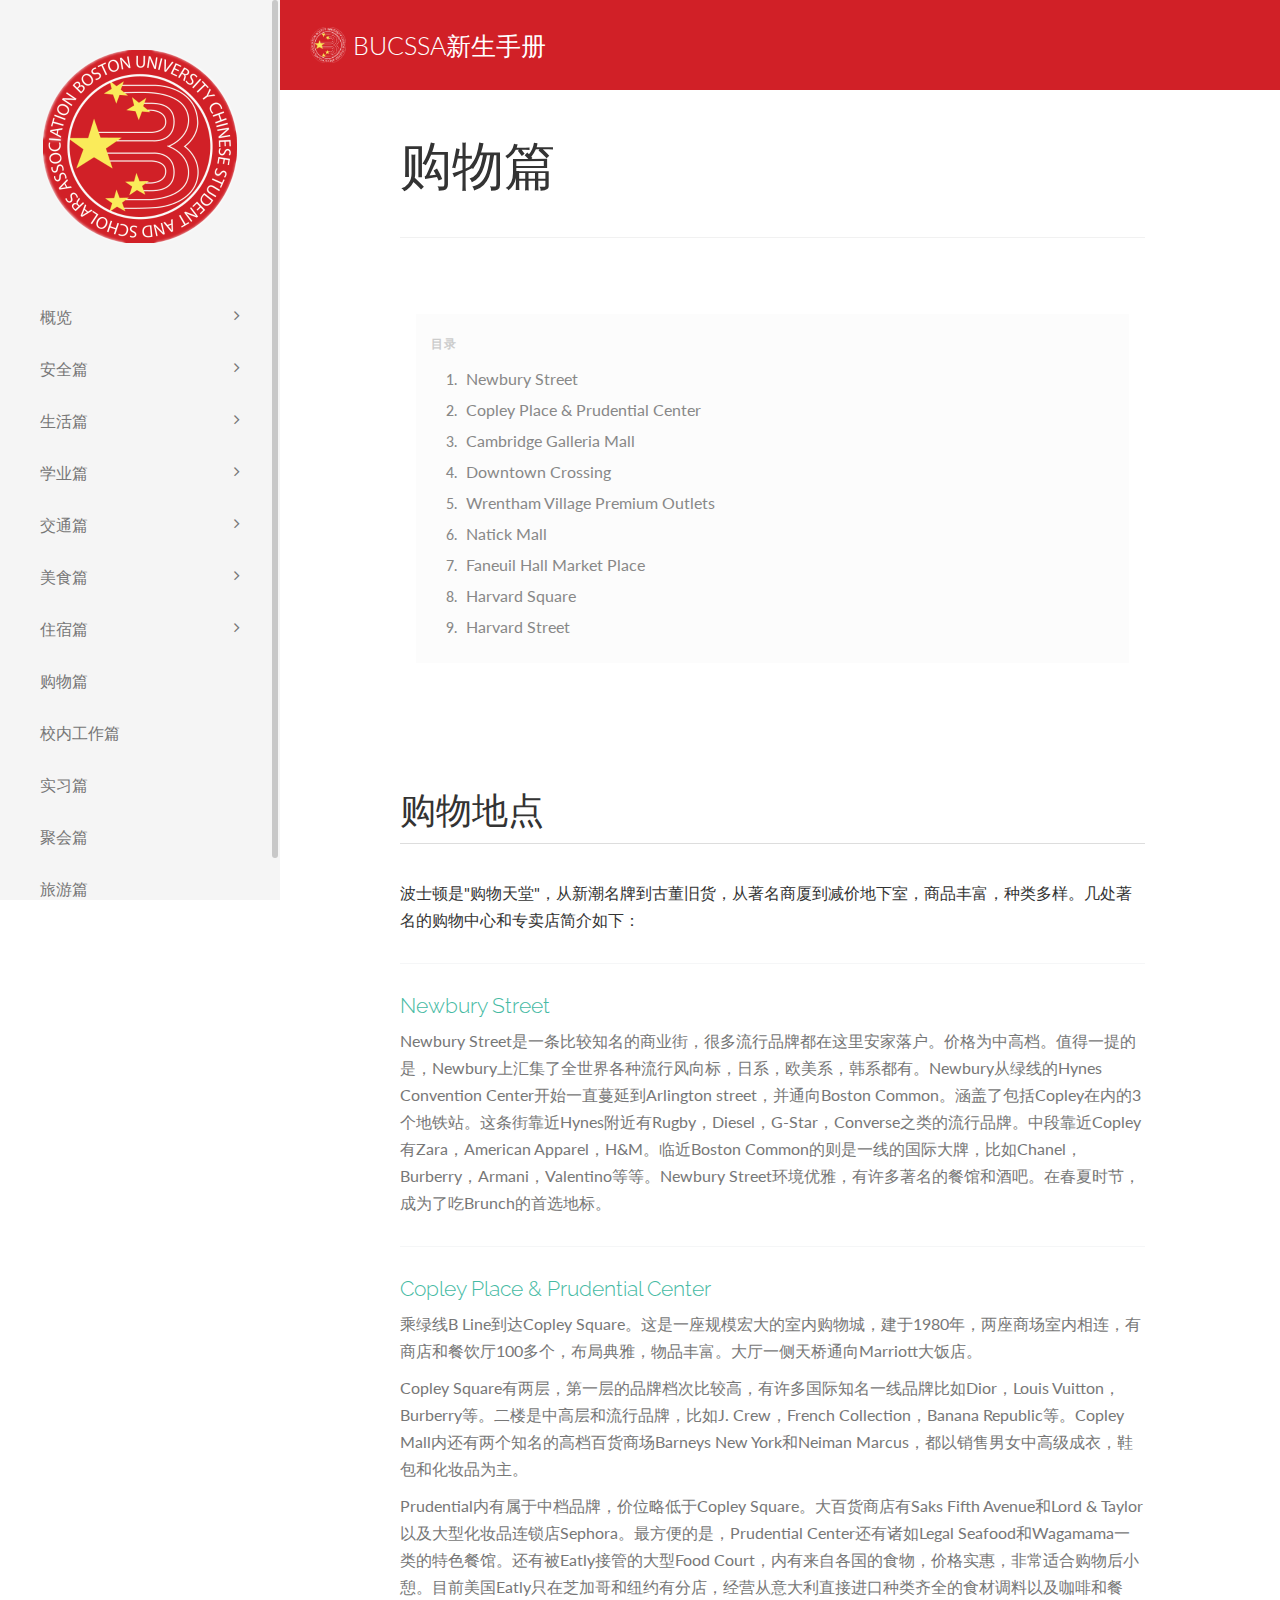
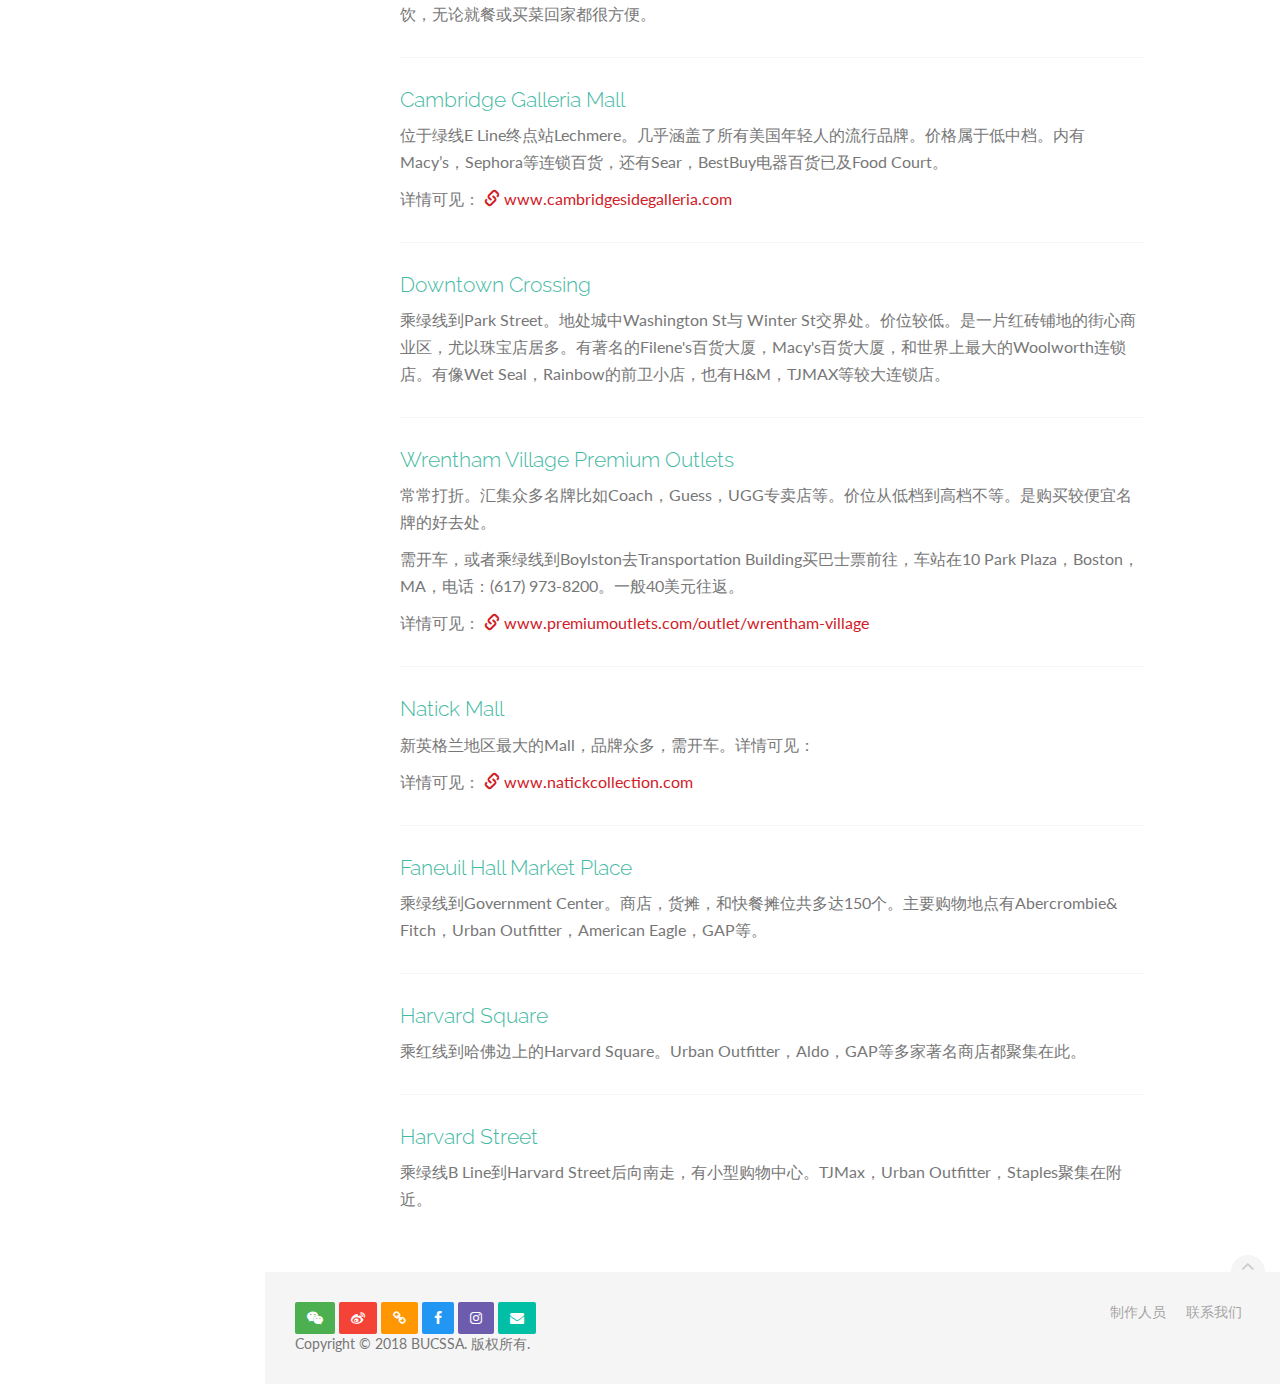
<file: shopping.html>
<!DOCTYPE html>
<html lang="en">
<head>
    <meta charset="utf-8">
    <meta http-equiv="X-UA-Compatible" content="IE=edge">
    <meta name="viewport" content="width=device-width, initial-scale=1">
    <meta name="description" content="">
    <meta name="keywords" content="">

    <title>layout_template</title>

    <!-- Styles -->
    <link href="assets/css/theDocs.all.min.css" rel="stylesheet">
    <link href="assets/css/custom.css" rel="stylesheet">
    <link href="assets/css/skin/skin-red.css" rel="stylesheet">
    <!-- Fonts -->
    <link href='http://fonts.googleapis.com/css?family=Raleway:100,300,400,500%7CLato:300,400' rel='stylesheet' type='text/css'>

    <!-- Favicons -->
    <link rel="apple-touch-icon" href="/apple-touch-icon.png">
    <link rel="icon" href="assets/img/favicon.png">
</head>

<body>


<!-- Sidebar -->
<aside class="sidebar sidebar-boxed">

    <a class="sidebar-brand" href="index.html"><img src="assets/img/logo-sidebar-alt.jpg" alt="logo"></a>
    <ul class="sidenav dropable">

        <li>
            <a href="index.html">概览</a>
            <ul>
                <li><a href="index.html#index1">我们是BUCSSA</a></li>
                <li><a href="index.html#index2">联系方式</a></li>
                <li><a href="index.html#index3">执行委员会名单</a></li>
                <li><a href="index.html#index4">关于本手册</a></li>
                <li><a href="index.html#index5">纽约中国留学服务中心</a></li>
            </ul>
        </li>

        <li>
            <a href="safety.html">安全篇</a>
            <ul>
                <li><a href="safety.html#safety1">校园安全</a></li>
                <li><a href="safety.html#safety2">自然灾害</a></li>
                <li><a href="safety.html#safety3">心理健康</a></li>
            </ul>
        </li>

        <li>
            <a href="life.html">生活篇</a>
            <ul>
                <li><a href="life.html#life1">新生注册</a></li>
                <li><a href="life.html#life2">手机号办理</a></li>
                <li><a href="life.html#life3">银行开户</a></li>
                <li><a href="life.html#life4">驾照申请</a></li>
                <li><a href="life.html#life5">社会保障号(SSN)申请</a></li>
                <li><a href="life.html#life6">收入退税和 Direct Deposit</a></li>
            </ul>
        </li>

        <li>
            <a href="learning.html">学业篇</a>
            <ul>
                <li><a href="learning.html#learning1">课程</a></li>
                <li><a href="learning.html#learning2">校内活动</a></li>
                <li><a href="learning.html#learning3">转学转专业</a></li>
                <li><a href="learning.html#learning4">TA & RA</a></li>
                <li><a href="learning.html#learning5">PhD Qualify</a></li>
            </ul>
        </li>

        <li>
            <a href="transportation.html">交通篇</a>
            <ul>
                <li><a href="transportation.html#transportation1">地铁</a></li>
                <li><a href="transportation.html#transportation2">公交车和校车</a></li>
                <li><a href="transportation.html#transportation3">打车</a></li>
                <li><a href="transportation.html#transportation4">自行车</a></li>
                <li><a href="transportation.html#transportation5">长途</a></li>
                <li><a href="transportation.html#transportation6">租车</a></li>
            </ul>
        </li>

        <li>
            <a href="food.html">美食篇</a>
            <ul>
                <li><a href="food.html#food1">Dining Plan</a></li>
                <li><a href="food.html#food2">校外餐厅</a></li>
            </ul>
        </li>

        <li>
            <a href="housing.html">住宿篇</a>
            <ul>
                <li><a href="housing.html#housing1">宿舍</a></li>
                <li><a href="housing.html#housing2">校外租房</a></li>
                <li><a href="housing.html#housing3">临时住宿</a></li>
            </ul>
        </li>

        <li><a href="shopping.html">购物篇</a></li>

        <li><a href="on-campus-employment.html">校内工作篇</a></li>

        <li><a href="intern.html">实习篇</a></li>

        <li><a href="party.html">聚会篇</a></li>

        <li><a href="travel.html">旅游篇</a></li>

    </ul>

</aside>
<!-- END Sidebar -->


<header class="site-header navbar-fullwidth">

    <!-- Top navbar & branding -->
    <nav class="navbar navbar-default">
        <div class="container">

            <!-- Toggle buttons and brand -->
            <div class="navbar-header">

                <!-- Top-right navbar botton template
                  <button type="button" class="navbar-toggle" data-toggle="collapse" data-target="#navbar" aria-expanded="true" aria-controls="navbar">
                    <span class="glyphicon glyphicon-option-vertical"></span>
                  </button>
                -->

                <button type="button" class="navbar-toggle for-sidebar" data-toggle="offcanvas">
                    <span class="icon-bar"></span>
                    <span class="icon-bar"></span>
                    <span class="icon-bar"></span>
                </button>
                <a class="navbar-brand" href="index.html"><img src="assets/img/logo-sidebar.jpg" alt="logo">&nbsp;BUCSSA新生手册</a>

            </div>
            <!-- END Toggle buttons and brand -->

            <!-- Top-right navbar content template
            <div id="navbar" class="navbar-collapse collapse" aria-expanded="true" role="banner">
              <ul class="nav navbar-nav navbar-right">
                <li class="hero"><a href="index.html">BUCSSA新生手册</a></li>
              </ul>
            </div>
            <!-- END Top navbar -->

        </div>
    </nav>
    <!-- END Top navbar & branding -->

</header>


<main class="container-fluid">
    <div class="row">

        <!-- Main content -->
        <article class="main-content" role="main">

            <header>
                <h1>购物篇</h1>
                <p></p>
            </header>

          
            <section>
                <div class="code-preview">
                    <ol class="toc">
                      
                            
                                <li><a href="#shopping1">Newbury Street</a></li>
                                <li><a href="#shopping2">Copley Place & Prudential Center</a></li>
                                <li><a href="#shopping3">Cambridge Galleria Mall</a></li>
                                <li><a href="#shopping4">Downtown Crossing</a></li>
                                <li><a href="#shopping5">Wrentham Village Premium Outlets</a></li>
                                <li><a href="#shopping6">Natick Mall</a></li>
                                <li><a href="#shopping7">Faneuil Hall Market Place</a></li>
                                <li><a href="#shopping8">Harvard Square</a></li>
                                <li><a href="#shopping9">Harvard Street</a></li>
                    </ol>


                </div>

            </section> 

         <section>
            <h2>购物地点</h2>
            <p>波士顿是"购物天堂"，从新潮名牌到古董旧货，从著名商厦到减价地下室，商品丰富，种类多样。几处著名的购物中心和专卖店简介如下：</p>

           <p></p>
                <ul class="list-view">
                    <li>
                        </li>

                    <li>
                    <h5 id="shopping1" ><a href="shopping1">Newbury Street</a></h5>
                    <p class="meta-data"></p>
                    <p>Newbury Street是一条比较知名的商业街，很多流行品牌都在这里安家落户。价格为中高档。值得一提的是，Newbury上汇集了全世界各种流行风向标，日系，欧美系，韩系都有。Newbury从绿线的Hynes Convention Center开始一直蔓延到Arlington street，并通向Boston Common。涵盖了包括Copley在内的3个地铁站。这条街靠近Hynes附近有Rugby，Diesel，G-Star，Converse之类的流行品牌。中段靠近Copley有Zara，American Apparel，H&M。临近Boston Common的则是一线的国际大牌，比如Chanel，Burberry，Armani，Valentino等等。Newbury Street环境优雅，有许多著名的餐馆和酒吧。在春夏时节，成为了吃Brunch的首选地标。</p>
                    </li>

                    <li>
                    <h5 id="shopping2" ><a href="shopping2">Copley Place & Prudential Center</a></h5>
                    <p class="meta-data"></p>
                    <p>乘绿线B Line到达Copley Square。这是一座规模宏大的室内购物城，建于1980年，两座商场室内相连，有商店和餐饮厅100多个，布局典雅，物品丰富。大厅一侧天桥通向Marriott大饭店。</p>
                    <p>Copley Square有两层，第一层的品牌档次比较高，有许多国际知名一线品牌比如Dior，Louis Vuitton，Burberry等。二楼是中高层和流行品牌，比如J. Crew，French Collection，Banana Republic等。Copley Mall内还有两个知名的高档百货商场Barneys New York和Neiman Marcus，都以销售男女中高级成衣，鞋包和化妆品为主。</p>
                    <p>Prudential内有属于中档品牌，价位略低于Copley Square。大百货商店有Saks Fifth Avenue和Lord & Taylor以及大型化妆品连锁店Sephora。最方便的是，Prudential Center还有诸如Legal Seafood和Wagamama一类的特色餐馆。还有被Eatly接管的大型Food Court，内有来自各国的食物，价格实惠，非常适合购物后小憩。目前美国Eatly只在芝加哥和纽约有分店，经营从意大利直接进口种类齐全的食材调料以及咖啡和餐饮，无论就餐或买菜回家都很方便。</p>
                    </li>
                        
                    <li>
                    <h5 id="shopping3" ><a href="shopping3">Cambridge Galleria Mall</a></h5>
                    <p class="meta-data"></p>
                    <p>位于绿线E Line终点站Lechmere。几乎涵盖了所有美国年轻人的流行品牌。价格属于低中档。内有Macy’s，Sephora等连锁百货，还有Sear，BestBuy电器百货已及Food Court。</p>
                    <p>详情可见：<a href="http://www.cambridgesidegalleria.com" target="view_window">
					  <span class="glyphicon glyphicon-link" aria-hidden="true"></span> www.cambridgesidegalleria.com
					</a></p>
                    </li>
                    
                    <li>
                    <h5 id="shopping4" ><a href="shopping4">Downtown Crossing</a></h5>
                    <p class="meta-data"></p>
                    <p>乘绿线到Park Street。地处城中Washington St与 Winter St交界处。价位较低。是一片红砖铺地的街心商业区，尤以珠宝店居多。有著名的Filene's百货大厦，Macy's百货大厦，和世界上最大的Woolworth连锁店。有像Wet Seal，Rainbow的前卫小店，也有H&M，TJMAX等较大连锁店。</p>
                    
                    </li>
                       
                    <li>
                    <h5 id="shopping5" ><a href="shopping5">Wrentham Village Premium Outlets</a></h5>
                    <p class="meta-data"></p>
                    <p>常常打折。汇集众多名牌比如Coach，Guess，UGG专卖店等。价位从低档到高档不等。是购买较便宜名牌的好去处。</p>
                    <p>需开车，或者乘绿线到Boylston去Transportation Building买巴士票前往，车站在10 Park Plaza，Boston，MA，电话：(617) 973-8200。一般40美元往返。</p>
                    <p>详情可见：<a href="http://www.premiumoutlets.com/outlet/wrentham-village" target="view_window">
					  <span class="glyphicon glyphicon-link" aria-hidden="true"></span> www.premiumoutlets.com/outlet/wrentham-village
					</a></p>
                  </li>
                    
                    
                    <li>
                    <h5 id="shopping6" ><a href="shopping6">Natick Mall</a></h5>
                    <p class="meta-data"></p>
                    <p>新英格兰地区最大的Mall，品牌众多，需开车。详情可见：</p>
                    <p>详情可见：<a href="http://www.natickcollection.com" target="view_window">
					  <span class="glyphicon glyphicon-link" aria-hidden="true"></span> www.natickcollection.com
					</a></p>
                  </li>
                    
                    <li>
                    <h5 id="shopping7" ><a href="shopping7">Faneuil Hall Market Place</a></h5>
                    <p class="meta-data"></p>
                    <p>乘绿线到Government Center。商店，货摊，和快餐摊位共多达150个。主要购物地点有Abercrombie& Fitch，Urban Outfitter，American Eagle，GAP等。</p>
                  </li>
                    
                    
                    <li>
                    <h5 id="shopping8" ><a href="shopping8">Harvard Square</a></h5>
                    <p class="meta-data"></p>
                    <p>乘红线到哈佛边上的Harvard Square。Urban Outfitter，Aldo，GAP等多家著名商店都聚集在此。</p>
                  </li>
                    
                    <li>
                    <h5 id="shopping9" ><a href="shopping9">Harvard Street</a></h5>
                    <p class="meta-data"></p>
                    <p>乘绿线B Line到Harvard Street后向南走，有小型购物中心。TJMax，Urban Outfitter，Staples聚集在附近。</p>
                  </li>

                </ul>

          </section>


           

        </article>
        <!-- END Main content -->


        <!-- Footer -->
        <footer class="site-footer">
            <div class="container-fluid">
                <a id="scroll-up" href="#"><i class="fa fa-angle-up"></i></a>

                <div class="row">
                    <div class="col-md-6 col-sm-6">
                        <a href="assets/img/wechat-qr-code.png"><button type="button" class="btn btn-success"><i class="fa fa-weixin"></i></button></a>
                        <a href="https://weibo.com/bucssa"><button type="button" class="btn btn-danger"><i class="fa fa-weibo"></i></button></a>
                        <a href="http://www.bucssa.net"><button type="button" class="btn btn-warning"><i class="fa fa-link"></i></button></a>
                        <a href="https://www.facebook.com/BUCSSA2016/"><button type="button" class="btn btn-primary"><i class="fa fa-facebook"></i></button></a>
                        <a href="https://www.instagram.com/bucssa/"><button type="button" class="btn btn-purple"><i class="fa fa-instagram"></i></button></a>
                        <a href="mailto:bucssa@bu.edu"><button type="button" class="btn btn-teal"><i class="fa fa-envelope"></i></button></a>
                        <p>Copyright &copy; 2018 BUCSSA. 版权所有.</p>
                    </div>
                    <div class="col-md-6 col-sm-6">
                        <ul class="footer-menu">
                            <li><a href="index.html#index4">制作人员</a></li>
                            <li><a href="mailto:tech@bucssa.net">联系我们</a></li>
                        </ul>
                    </div>
                </div>
            </div>
        </footer>
        <!-- END Footer -->

    </div>
</main>

<!-- Scripts -->
<script src="assets/js/theDocs.all.min.js"></script>
<script src="assets/js/custom.js"></script>

</body>
</html>
</file>
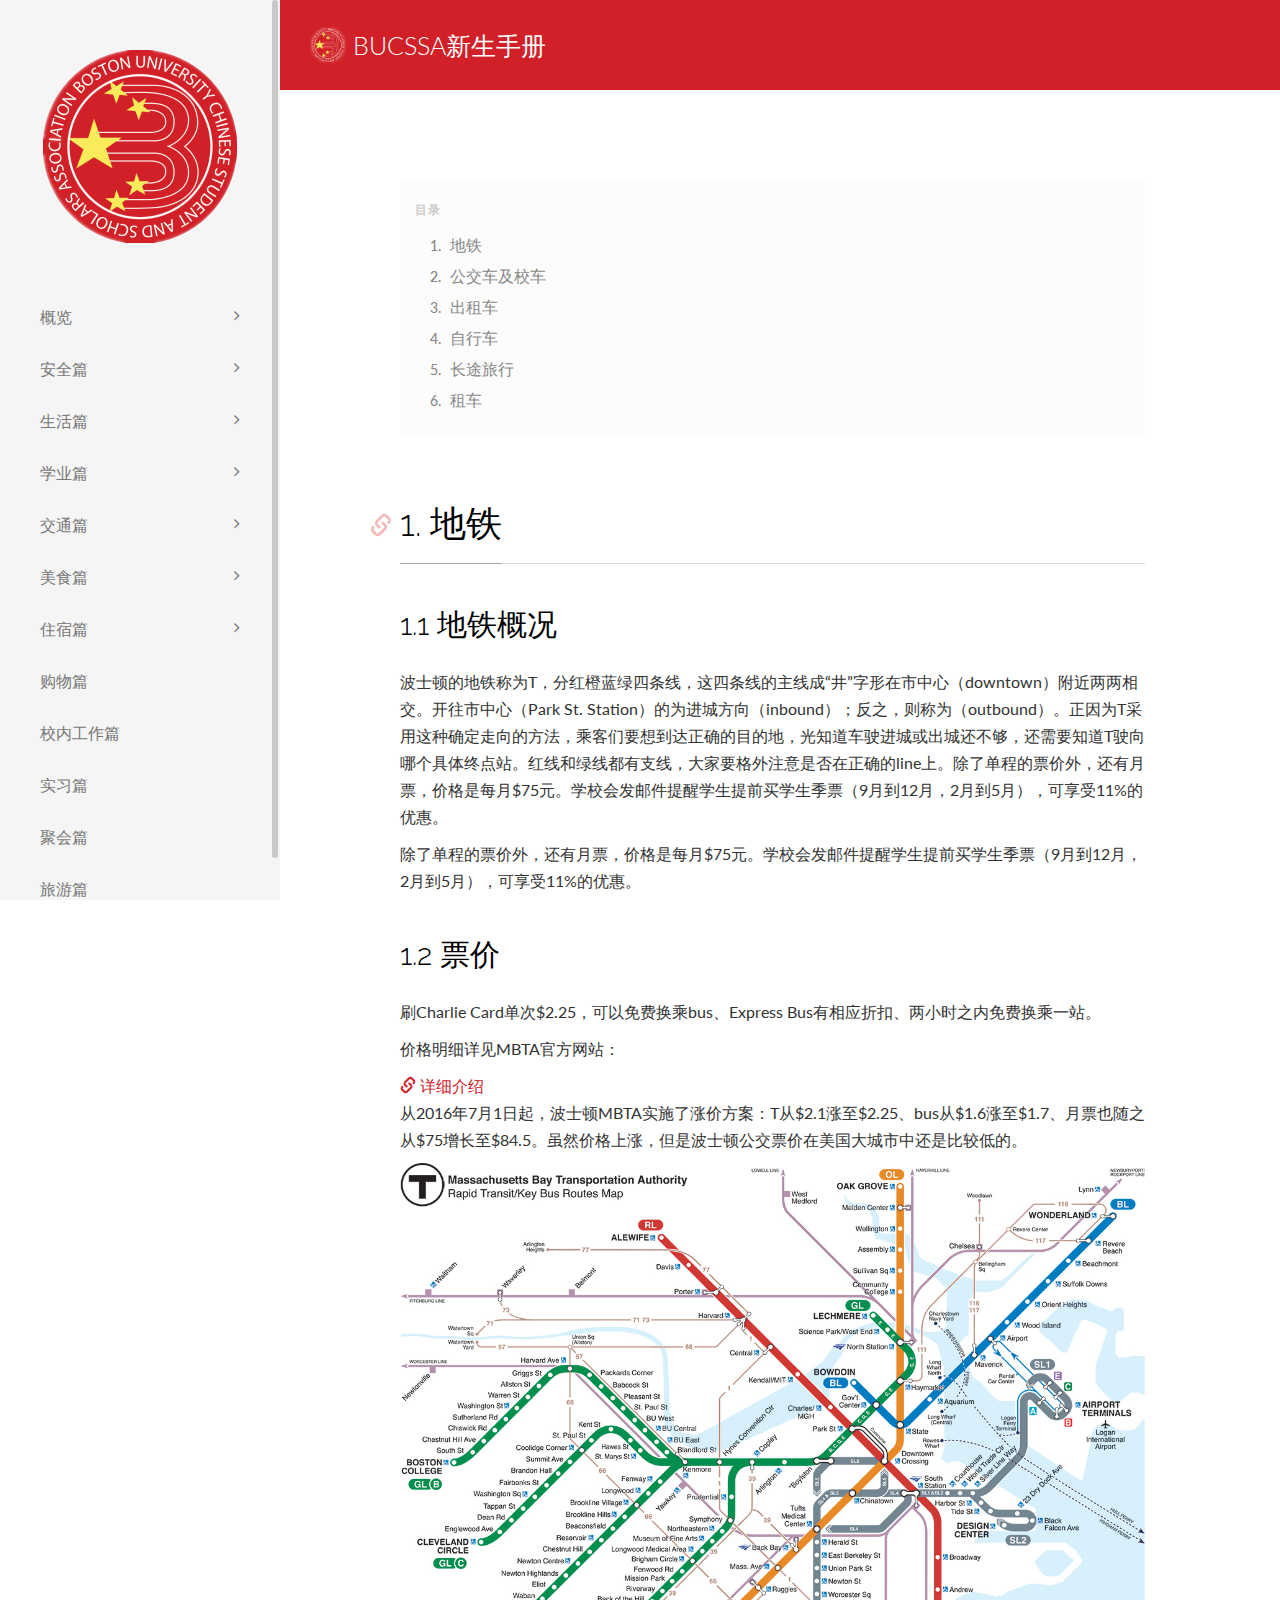
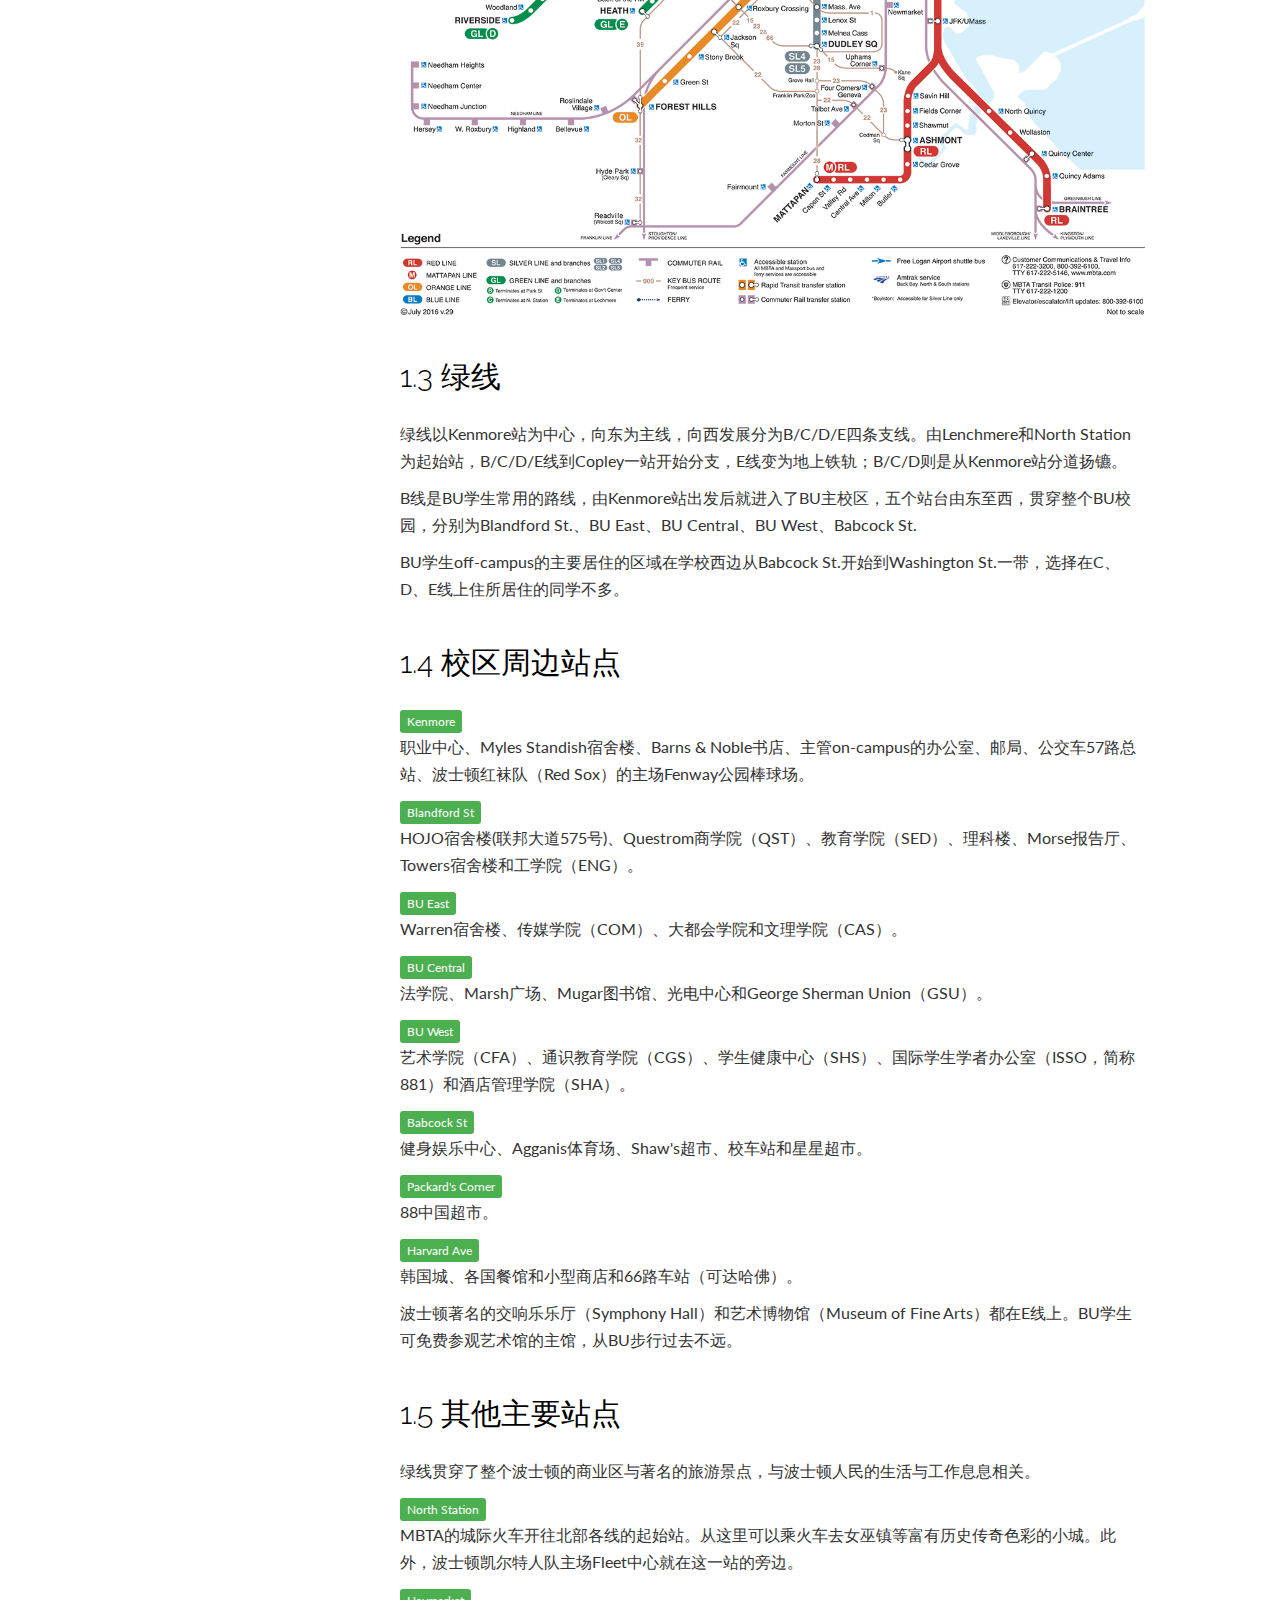
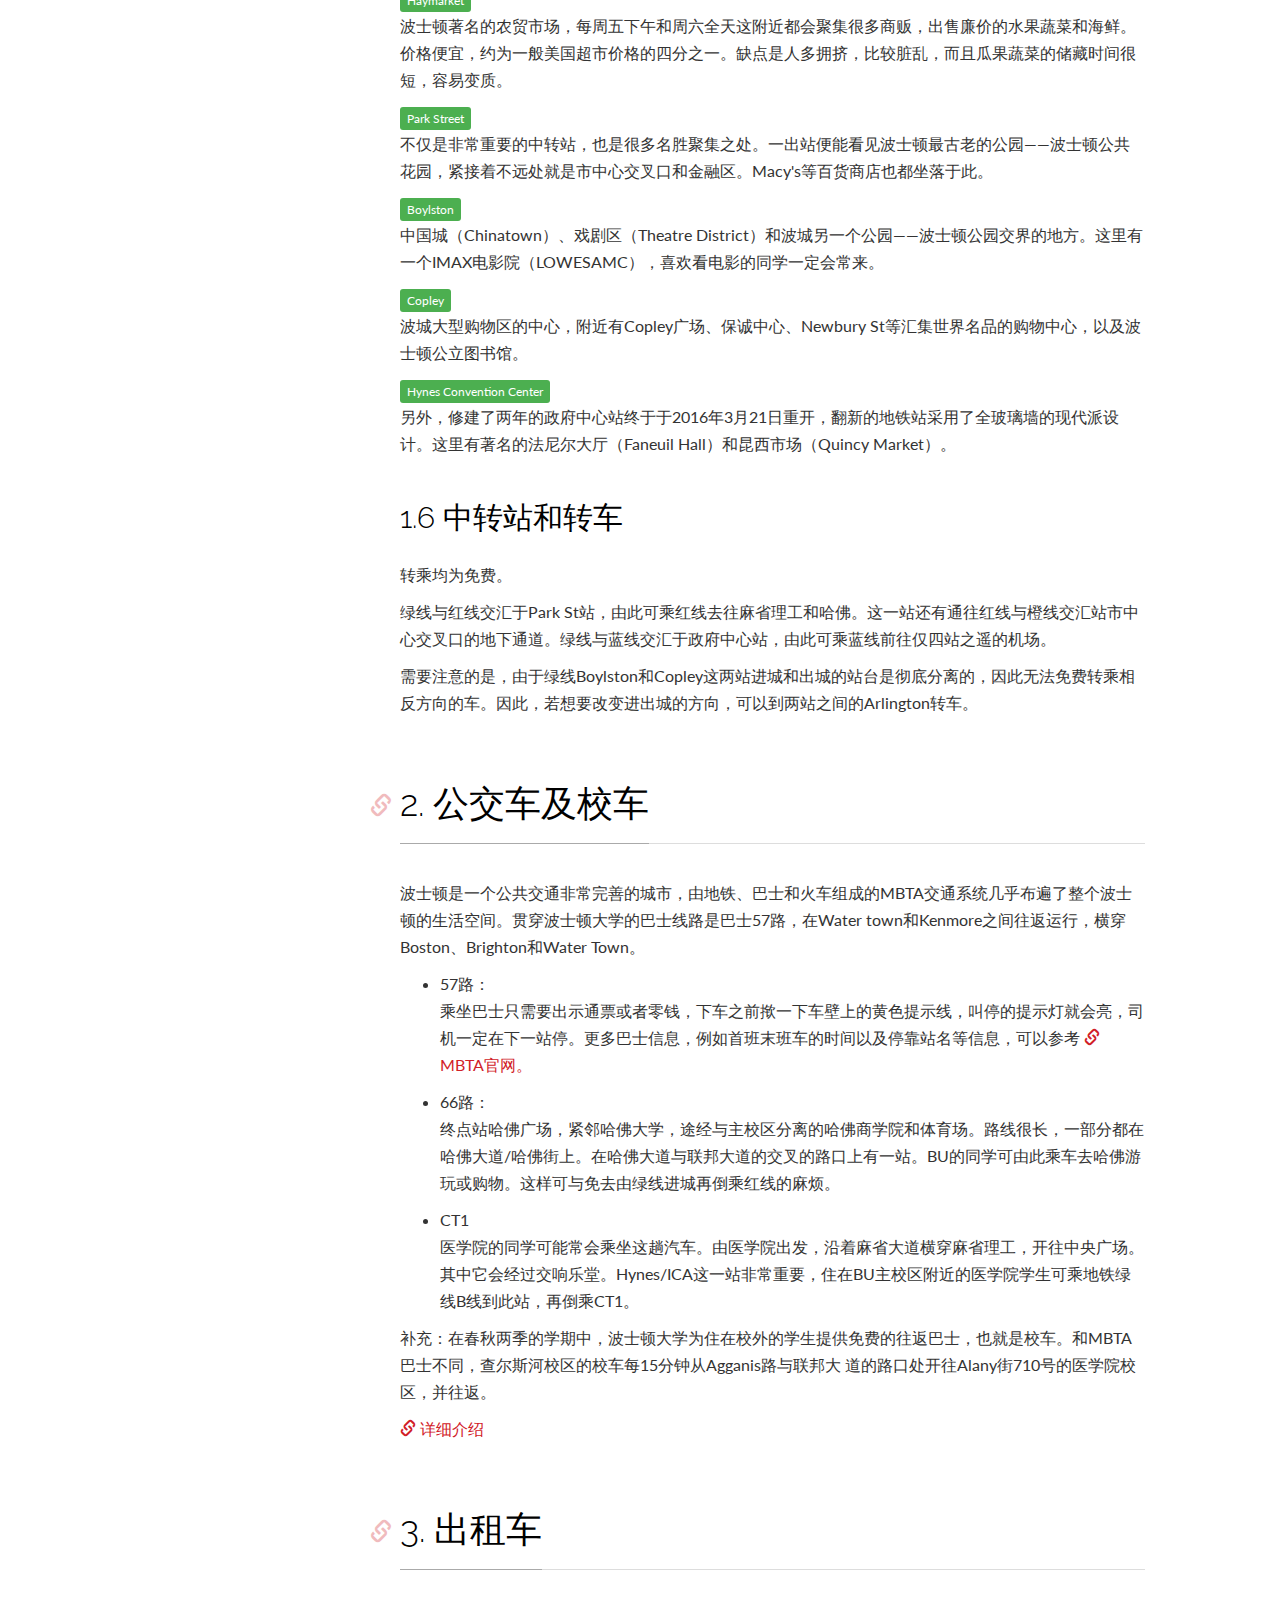
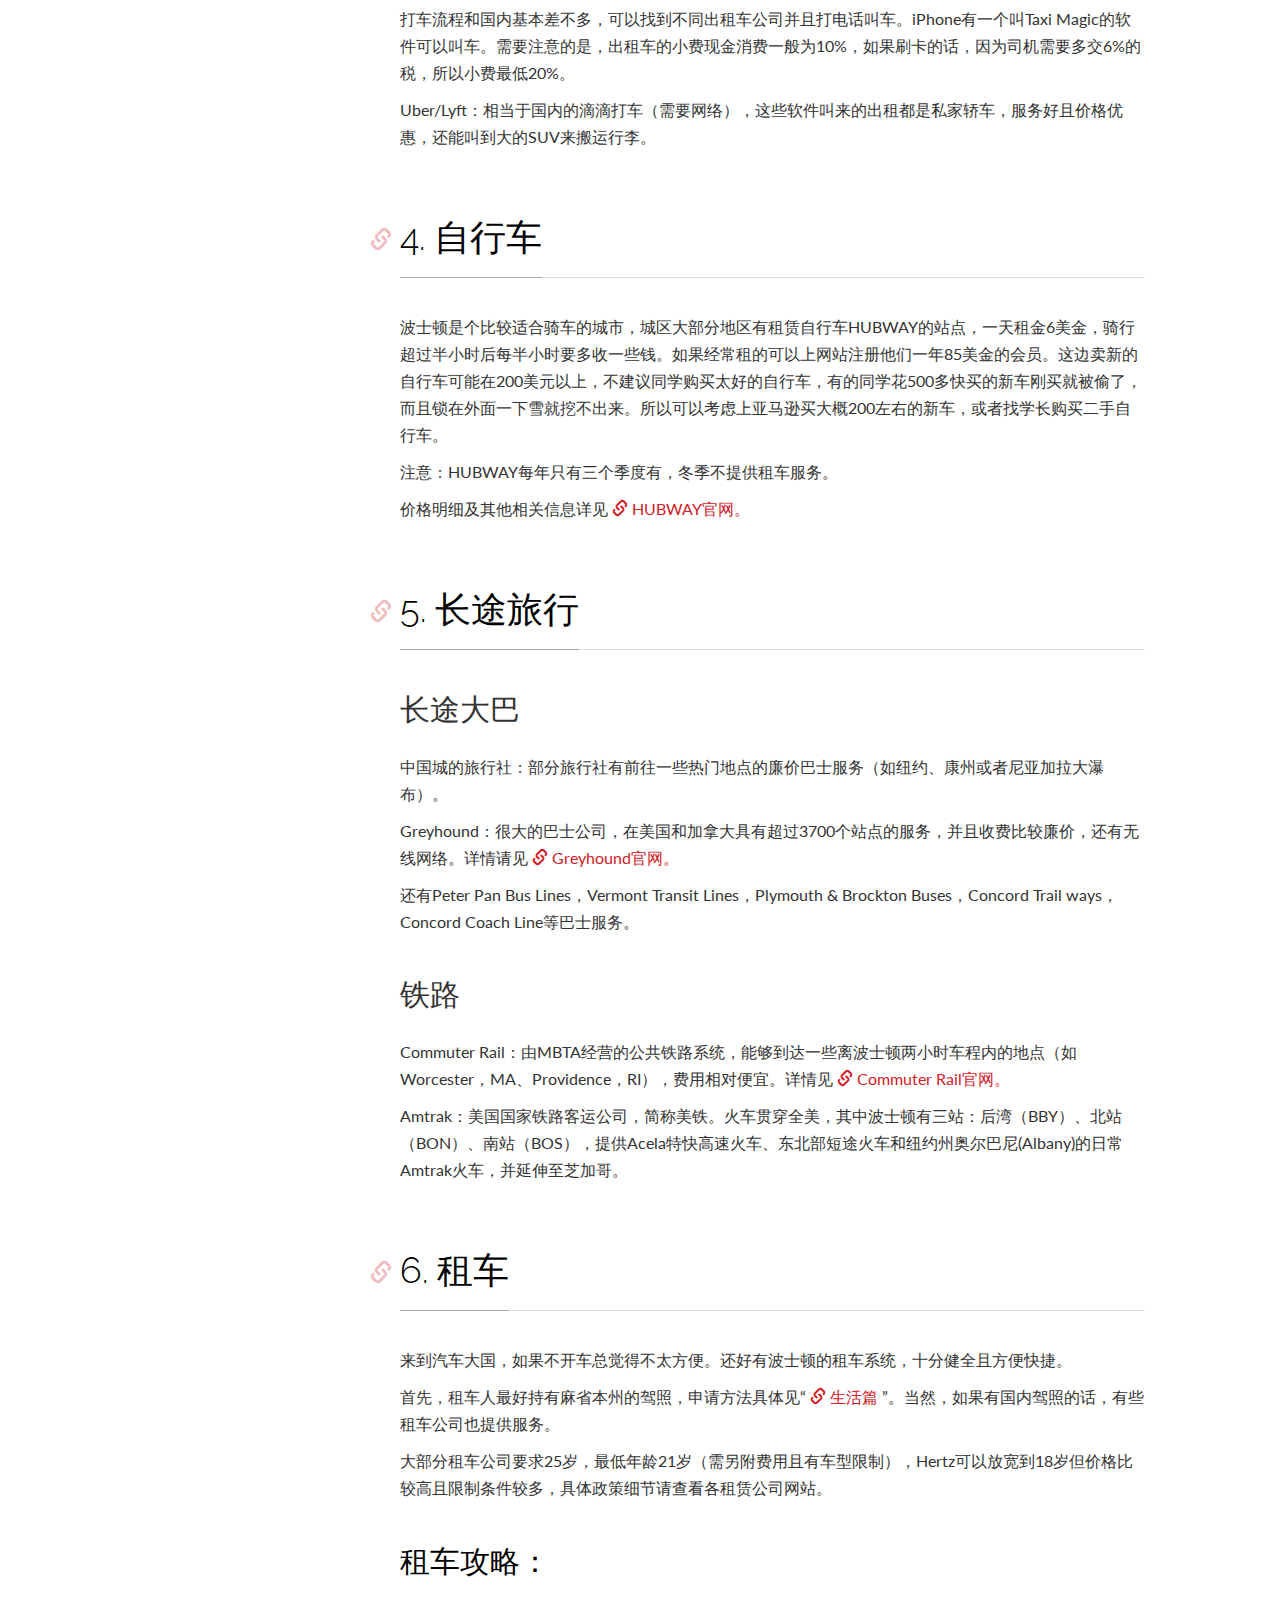
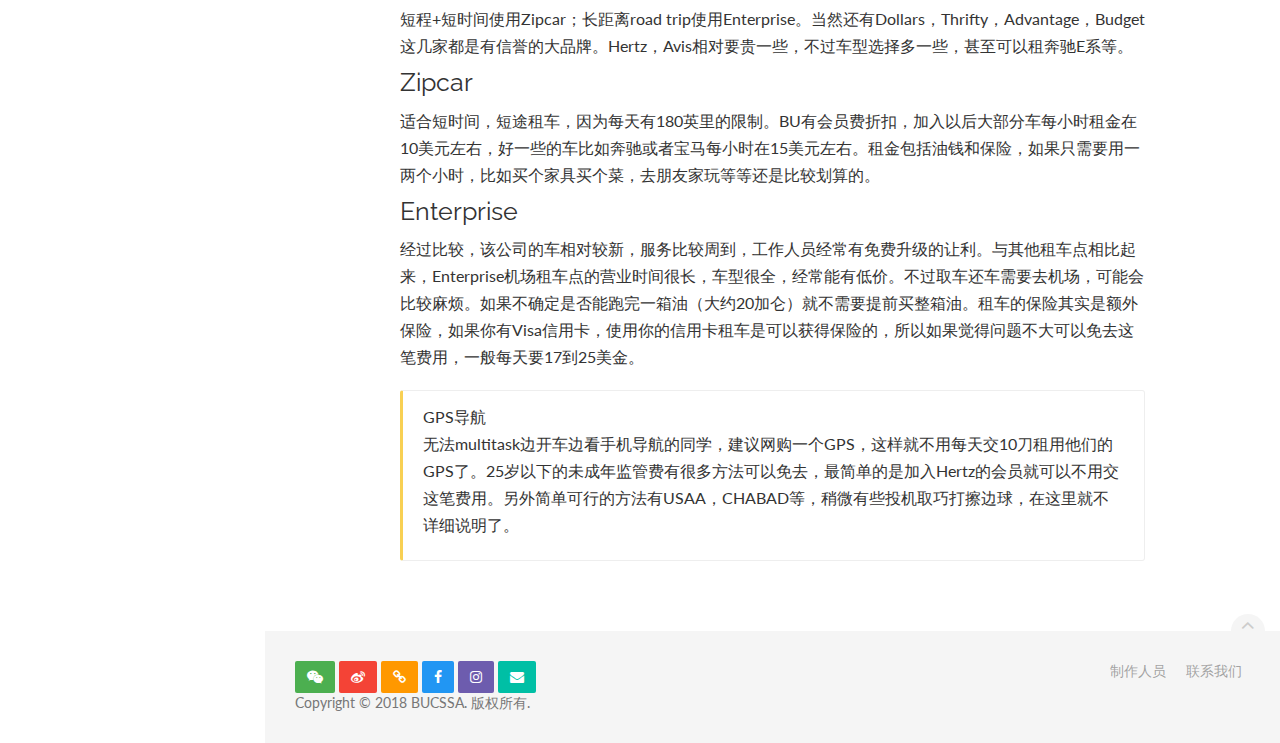
<file: transportation.html>
<!DOCTYPE html>
<html lang="en">
  <head>
    <meta charset="utf-8">
    <meta http-equiv="X-UA-Compatible" content="IE=edge">
    <meta name="viewport" content="width=device-width, initial-scale=1">
    <meta name="description" content="">
    <meta name="keywords" content="">

    <title>BUCSSA新生手册-交通篇</title>

    <!-- Styles -->
    <link href="assets/css/theDocs.all.min.css" rel="stylesheet">
    <link href="assets/css/custom.css" rel="stylesheet">
    <link href="assets/css/skin/skin-red.css" rel="stylesheet">
    <!-- Fonts -->
    <link href='http://fonts.googleapis.com/css?family=Raleway:100,300,400,500%7CLato:300,400' rel='stylesheet' type='text/css'>

    <!-- Favicons -->
    <link rel="apple-touch-icon" href="/apple-touch-icon.png">
    <link rel="icon" href="assets/img/favicon.png">
  </head>

  <body>


    <!-- Sidebar -->
    <aside class="sidebar sidebar-boxed">

      <a class="sidebar-brand" href="index.html"><img src="assets/img/logo-sidebar-alt.jpg" alt="logo"></a>
      <ul class="sidenav dropable">
      	
        <li>
          <a href="index.html">概览</a>
          <ul>
            <li><a href="index.html#index1">我们是BUCSSA</a></li>
            <li><a href="index.html#index2">联系方式</a></li>
            <li><a href="index.html#index3">执行委员会名单</a></li>
            <li><a href="index.html#index4">关于本手册</a></li>
            <li><a href="index.html#index5">纽约中国留学服务中心</a></li>
          </ul>
        </li>
        
        <li>
          <a href="safety.html">安全篇</a>
          <ul>
            <li><a href="safety.html#safety1">校园安全</a></li>
            <li><a href="safety.html#safety2">自然灾害</a></li>
            <li><a href="safety.html#safety3">心理健康</a></li>
          </ul>
        </li>
        
        <li>
          <a href="life.html">生活篇</a>
          <ul>
            <li><a href="life.html#life1">新生注册</a></li>
            <li><a href="life.html#life2">手机号办理</a></li>
            <li><a href="life.html#life3">银行开户</a></li>
            <li><a href="life.html#life4">驾照申请</a></li>
            <li><a href="life.html#life5">社会保障号(SSN)申请</a></li>
            <li><a href="life.html#life6">收入退税和 Direct Deposit</a></li>
          </ul>
        </li>
        
        <li>
          <a href="learning.html">学业篇</a>
          <ul>
            <li><a href="learning.html#learning1">课程</a></li>
            <li><a href="learning.html#learning2">校内活动</a></li>
            <li><a href="learning.html#learning3">转学转专业</a></li>
            <li><a href="learning.html#learning4">TA & RA</a></li>
            <li><a href="learning.html#learning5">PhD Qualify</a></li>
          </ul>
        </li>
        
        <li>
          <a href="transportation.html">交通篇</a>
          <ul>
            <li><a href="transportation.html#transportation1">地铁</a></li>
            <li><a href="transportation.html#transportation2">公交车和校车</a></li>
            <li><a href="transportation.html#transportation3">打车</a></li>
            <li><a href="transportation.html#transportation4">自行车</a></li>
            <li><a href="transportation.html#transportation5">长途</a></li>
            <li><a href="transportation.html#transportation6">租车</a></li>
          </ul>
        </li>
        
        <li>
          <a href="food.html">美食篇</a>
          <ul>
            <li><a href="food.html#food1">Dining Plan</a></li>
            <li><a href="food.html#food2">校外餐厅</a></li>
          </ul>
        </li>
        
        <li>
          <a href="housing.html">住宿篇</a>
          <ul>
            <li><a href="housing.html#housing1">宿舍</a></li>
            <li><a href="housing.html#housing2">校外租房</a></li>
            <li><a href="housing.html#housing3">临时住宿</a></li>
          </ul>
        </li>
        
        <li><a href="shopping.html">购物篇</a></li>
        
        <li><a href="on-campus-employment.html">校内工作篇</a></li>
                
        <li><a href="intern.html">实习篇</a></li>
        
        <li><a href="party.html">聚会篇</a></li>
        
        <li><a href="travel.html">旅游篇</a></li>

      </ul>

    </aside>
    <!-- END Sidebar -->


    <header class="site-header navbar-fullwidth">

      <!-- Top navbar & branding -->
      <nav class="navbar navbar-default">
        <div class="container">

          <!-- Toggle buttons and brand -->
          <div class="navbar-header">

          <!-- Top-right navbar botton template          
            <button type="button" class="navbar-toggle" data-toggle="collapse" data-target="#navbar" aria-expanded="true" aria-controls="navbar">
              <span class="glyphicon glyphicon-option-vertical"></span>
            </button>
          -->

            <button type="button" class="navbar-toggle for-sidebar" data-toggle="offcanvas">
              <span class="icon-bar"></span>
              <span class="icon-bar"></span>
              <span class="icon-bar"></span>
            </button>
            <a class="navbar-brand" href="index.html"><img src="assets/img/logo-sidebar.jpg" alt="logo">&nbsp;BUCSSA新生手册</a>
            
          </div>
          <!-- END Toggle buttons and brand -->

          <!-- Top-right navbar content template
          <div id="navbar" class="navbar-collapse collapse" aria-expanded="true" role="banner">
            <ul class="nav navbar-nav navbar-right">
              <li class="hero"><a href="index.html">BUCSSA新生手册</a></li>
            </ul>
          </div>
          <!-- END Top navbar -->

        </div>
      </nav>
      <!-- END Top navbar & branding -->
      
    </header>


    <main class="container-fluid">
      <div class="row">

        <!-- Main content -->
        <article class="main-content" role="main">

          <ol class="toc">
              <li><a href="transportation.html#transportation1">地铁</a></li>
              <li><a href="transportation.html#transportation2">公交车及校车</a></li>
              <li><a href="transportation.html#transportation3">出租车</a></li>
              <li><a href="transportation.html#transportation4">自行车</a></li>
              <li><a href="transportation.html#transportation5">长途旅行</a></li>
              <li><a href="transportation.html#transportation6">租车</a></li>   
          </ol>
          
          <h2 id="transportation1">1. 地铁</h2>
            <h3 id="transportation1.1">1.1 地铁概况</h3>
            <p>波士顿的地铁称为T，分红橙蓝绿四条线，这四条线的主线成“井”字形在市中心（downtown）附近两两相交。开往市中心（Park St. Station）的为进城方向（inbound）；反之，则称为（outbound）。正因为T采用这种确定走向的方法，乘客们要想到达正确的目的地，光知道车驶进城或出城还不够，还需要知道T驶向哪个具体终点站。红线和绿线都有支线，大家要格外注意是否在正确的line上。除了单程的票价外，还有月票，价格是每月$75元。学校会发邮件提醒学生提前买学生季票（9月到12月，2月到5月），可享受11%的优惠。</p>
            <p>除了单程的票价外，还有月票，价格是每月$75元。学校会发邮件提醒学生提前买学生季票（9月到12月，2月到5月），可享受11%的优惠。</p>
            <h3 id="transportation1.2">1.2 票价</h3>
            <p> 刷Charlie Card单次$2.25，可以免费换乘bus、Express Bus有相应折扣、两小时之内免费换乘一站。</p>
            <p> 价格明细详见MBTA官方网站：</p>
            <a href="https://www.mbta.com/redirect/fares_and_passes" target="view_window">
                <span class="glyphicon glyphicon-link" aria-hidden="true"></span> 详细介绍</a>
            <p> 从2016年7月1日起，波士顿MBTA实施了涨价方案：T从$2.1涨至$2.25、bus从$1.6涨至$1.7、月票也随之从$75增长至$84.5。虽然价格上涨，但是波士顿公交票价在美国大城市中还是比较低的。</p>
            <img src="assets/img/T.png" width="100%" />
            <h3 id="transportation1.3">1.3 绿线</h3>
            <p> 绿线以Kenmore站为中心，向东为主线，向西发展分为B/C/D/E四条支线。由Lenchmere和North Station为起始站，B/C/D/E线到Copley一站开始分支，E线变为地上铁轨；B/C/D则是从Kenmore站分道扬镳。</p>
            <p> B线是BU学生常用的路线，由Kenmore站出发后就进入了BU主校区，五个站台由东至西，贯穿整个BU校园，分别为Blandford St.、BU East、BU Central、BU West、Babcock St.</p>
            <p> BU学生off-campus的主要居住的区域在学校西边从Babcock St.开始到Washington St.一带，选择在C、D、E线上住所居住的同学不多。</p>
            <h3 id="transportation1.4">1.4 校区周边站点</h3>
            <span class="label label-success">Kenmore</span>
            <p> 职业中心、Myles Standish宿舍楼、Barns & Noble书店、主管on-campus的办公室、邮局、公交车57路总站、波士顿红袜队（Red Sox）的主场Fenway公园棒球场。</p>
            <span class="label label-success">Blandford St</span>
            <p> HOJO宿舍楼(联邦大道575号)、Questrom商学院（QST）、教育学院（SED）、理科楼、Morse报告厅、Towers宿舍楼和工学院（ENG）。</p> 
            <span class="label label-success">BU East</span>
            <p> Warren宿舍楼、传媒学院（COM）、大都会学院和文理学院（CAS）。</p>
            <span class="label label-success">BU Central</span>
            <p> 法学院、Marsh广场、Mugar图书馆、光电中心和George Sherman Union（GSU）。</p>
            <span class="label label-success">BU West</span>
            <p> 艺术学院（CFA）、通识教育学院（CGS）、学生健康中心（SHS）、国际学生学者办公室（ISSO，简称881）和酒店管理学院（SHA）。</p>  
            <span class="label label-success">Babcock St</span>
            <p> 健身娱乐中心、Agganis体育场、Shaw's超市、校车站和星星超市。</p>
            <span class="label label-success">Packard's Corner</span>
            <p> 88中国超市。</p>
            <span class="label label-success">Harvard Ave</span>
            <p> 韩国城、各国餐馆和小型商店和66路车站（可达哈佛）。</p>  
            <p> 波士顿著名的交响乐乐厅（Symphony Hall）和艺术博物馆（Museum of Fine Arts）都在E线上。BU学生可免费参观艺术馆的主馆，从BU步行过去不远。</p>
            <h3 id="transportation1.5">1.5 其他主要站点</h3>
            <p> 绿线贯穿了整个波士顿的商业区与著名的旅游景点，与波士顿人民的生活与工作息息相关。</p>
            <span class="label label-success">North Station</span>
            <p> MBTA的城际火车开往北部各线的起始站。从这里可以乘火车去女巫镇等富有历史传奇色彩的小城。此外，波士顿凯尔特人队主场Fleet中心就在这一站的旁边。</p>   
            <span class="label label-success">Haymarket</span>
            <p> 波士顿著名的农贸市场，每周五下午和周六全天这附近都会聚集很多商贩，出售廉价的水果蔬菜和海鲜。价格便宜，约为一般美国超市价格的四分之一。缺点是人多拥挤，比较脏乱，而且瓜果蔬菜的储藏时间很短，容易变质。</p>
            <span class="label label-success">Park Street</span>
            <p> 不仅是非常重要的中转站，也是很多名胜聚集之处。一出站便能看见波士顿最古老的公园——波士顿公共花园，紧接着不远处就是市中心交叉口和金融区。Macy's等百货商店也都坐落于此。</p> 
            <span class="label label-success">Boylston</span>
            <p> 中国城（Chinatown）、戏剧区（Theatre District）和波城另一个公园——波士顿公园交界的地方。这里有一个IMAX电影院（LOWESAMC），喜欢看电影的同学一定会常来。</p>
            <span class="label label-success">Copley</span>
            <p> 波城大型购物区的中心，附近有Copley广场、保诚中心、Newbury St等汇集世界名品的购物中心，以及波士顿公立图书馆。</p>
            <span class="label label-success">Hynes Convention Center</span>
            <p> 另外，修建了两年的政府中心站终于于2016年3月21日重开，翻新的地铁站采用了全玻璃墙的现代派设计。这里有著名的法尼尔大厅（Faneuil Hall）和昆西市场（Quincy Market）。</p>
            <h3 id="transportation1.6">1.6 中转站和转车</h3>
            <p> 转乘均为免费。</p>
            <p> 绿线与红线交汇于Park St站，由此可乘红线去往麻省理工和哈佛。这一站还有通往红线与橙线交汇站市中心交叉口的地下通道。绿线与蓝线交汇于政府中心站，由此可乘蓝线前往仅四站之遥的机场。</p>
            <p> 需要注意的是，由于绿线Boylston和Copley这两站进城和出城的站台是彻底分离的，因此无法免费转乘相反方向的车。因此，若想要改变进出城的方向，可以到两站之间的Arlington转车。</p>
            
            <h2 id="transportation2">2. 公交车及校车</h2>
            <p>波士顿是一个公共交通非常完善的城市，由地铁、巴士和火车组成的MBTA交通系统几乎布遍了整个波士顿的生活空间。贯穿波士顿大学的巴士线路是巴士57路，在Water town和Kenmore之间往返运行，横穿Boston、Brighton和Water Town。</p>
            <ul style="list-style-type:disc">
                <li>57路：</li>
                <p> 乘坐巴士只需要出示通票或者零钱，下车之前揿一下车壁上的黄色提示线，叫停的提示灯就会亮，司机一定在下一站停。更多巴士信息，例如首班末班车的时间以及停靠站名等信息，可以参考
                <a href="https://www.mbta.com" target="view_window">
                    <span class="glyphicon glyphicon-link" aria-hidden="true"></span> MBTA官网。</a>
                <li>66路：</li>
                <p> 终点站哈佛广场，紧邻哈佛大学，途经与主校区分离的哈佛商学院和体育场。路线很长，一部分都在哈佛大道/哈佛街上。在哈佛大道与联邦大道的交叉的路口上有一站。BU的同学可由此乘车去哈佛游玩或购物。这样可与免去由绿线进城再倒乘红线的麻烦。</p>
                <li>CT1</li>
                <p> 医学院的同学可能常会乘坐这趟汽车。由医学院出发，沿着麻省大道横穿麻省理工，开往中央广场。其中它会经过交响乐堂。Hynes/ICA这一站非常重要，住在BU主校区附近的医学院学生可乘地铁绿线B线到此站，再倒乘CT1。</p>
            </ul>
            <p> 补充：在春秋两季的学期中，波士顿大学为住在校外的学生提供免费的往返巴士，也就是校车。和MBTA巴士不同，查尔斯河校区的校车每15分钟从Agganis路与联邦大 道的路口处开往Alany街710号的医学院校区，并往返。</p>
            <a href="https://www.bu.edu/thebus" target="view_window">
                <span class="glyphicon glyphicon-link" aria-hidden="true"></span> 详细介绍</a>
            
            <h2 id="transportation3">3. 出租车</h2>
            <p> 打车流程和国内基本差不多，可以找到不同出租车公司并且打电话叫车。iPhone有一个叫Taxi Magic的软件可以叫车。需要注意的是，出租车的小费现金消费一般为10%，如果刷卡的话，因为司机需要多交6%的税，所以小费最低20%。</p>
            <p> Uber/Lyft：相当于国内的滴滴打车（需要网络），这些软件叫来的出租都是私家轿车，服务好且价格优惠，还能叫到大的SUV来搬运行李。</p>   
            
            <h2 id="transportation4">4. 自行车</h2>
            <p> 波士顿是个比较适合骑车的城市，城区大部分地区有租赁自行车HUBWAY的站点，一天租金6美金，骑行超过半小时后每半小时要多收一些钱。如果经常租的可以上网站注册他们一年85美金的会员。这边卖新的自行车可能在200美元以上，不建议同学购买太好的自行车，有的同学花500多快买的新车刚买就被偷了，而且锁在外面一下雪就挖不出来。所以可以考虑上亚马逊买大概200左右的新车，或者找学长购买二手自行车。</p>
            <p> 注意：HUBWAY每年只有三个季度有，冬季不提供租车服务。</p>
            <p> 价格明细及其他相关信息详见
            <a href="https://www.thehubway.com/home" target="view_window">
                <span class="glyphicon glyphicon-link" aria-hidden="true"></span> HUBWAY官网。</a>   
                
          <h2 id="transportation5">5. 长途旅行</h2>
            <!-- Tab content -->
            <div id="bus" class="tabcontent">
                <h3>长途大巴</h3>
                <p> 中国城的旅行社：部分旅行社有前往一些热门地点的廉价巴士服务（如纽约、康州或者尼亚加拉大瀑布）。</p>
                <p> Greyhound：很大的巴士公司，在美国和加拿大具有超过3700个站点的服务，并且收费比较廉价，还有无线网络。详情请见
                    <a href="https://www.thehubway.com/home" target="view_window">
                        <span class="glyphicon glyphicon-link" aria-hidden="true"></span> Greyhound官网。</a> 
                <p> 还有Peter Pan Bus Lines，Vermont Transit Lines，Plymouth & Brockton Buses，Concord Trail ways，Concord Coach Line等巴士服务。</p>
            </div>
            <div id="train" class="tabcontent">
                <h3>铁路</h3>
                <p>Commuter Rail：由MBTA经营的公共铁路系统，能够到达一些离波士顿两小时车程内的地点（如Worcester，MA、Providence，RI），费用相对便宜。详情见
                    <a href="https://www.mbta.com" target="view_window">
                        <span class="glyphicon glyphicon-link" aria-hidden="true"></span> Commuter Rail官网。</a> 
                <p> Amtrak：美国国家铁路客运公司，简称美铁。火车贯穿全美，其中波士顿有三站：后湾（BBY）、北站（BON）、南站（BOS），提供Acela特快高速火车、东北部短途火车和纽约州奥尔巴尼(Albany)的日常Amtrak火车，并延伸至芝加哥。</p>
            </div>
            
          <h2 id="transportation6">6. 租车</h2>
            <p> 来到汽车大国，如果不开车总觉得不太方便。还好有波士顿的租车系统，十分健全且方便快捷。</p>
            <p> 首先，租车人最好持有麻省本州的驾照，申请方法具体见“
                <a href="life.html" target="view_window">
                    <span class="glyphicon glyphicon-link" aria-hidden="true"></span> 生活篇</a>
            ”。当然，如果有国内驾照的话，有些租车公司也提供服务。</p>
            <p> 大部分租车公司要求25岁，最低年龄21岁（需另附费用且有车型限制），Hertz可以放宽到18岁但价格比较高且限制条件较多，具体政策细节请查看各租赁公司网站。</p>
            <h3 id="transportation6.1">租车攻略：</h3>
            <p> 短程+短时间使用Zipcar；长距离road trip使用Enterprise。当然还有Dollars，Thrifty，Advantage，Budget这几家都是有信誉的大品牌。Hertz，Avis相对要贵一些，不过车型选择多一些，甚至可以租奔驰E系等。</p>
            <!-- Tab content -->
            <div id="Zipcar" class="tabcontent">
                <h4>Zipcar</h4>
                <p> 适合短时间，短途租车，因为每天有180英里的限制。BU有会员费折扣，加入以后大部分车每小时租金在10美元左右，好一些的车比如奔驰或者宝马每小时在15美元左右。租金包括油钱和保险，如果只需要用一两个小时，比如买个家具买个菜，去朋友家玩等等还是比较划算的。</p>
            </div>
            <div id="Enterprise" class="tabcontent">
                <h4>Enterprise</h4>
                <p>经过比较，该公司的车相对较新，服务比较周到，工作人员经常有免费升级的让利。与其他租车点相比起来，Enterprise机场租车点的营业时间很长，车型很全，经常能有低价。不过取车还车需要去机场，可能会比较麻烦。如果不确定是否能跑完一箱油（大约20加仑）就不需要提前买整箱油。租车的保险其实是额外保险，如果你有Visa信用卡，使用你的信用卡租车是可以获得保险的，所以如果觉得问题不大可以免去这笔费用，一般每天要17到25美金。</p>
            </div>
            <div class="callout callout-warning" role="alert">GPS导航
                <p>无法multitask边开车边看手机导航的同学，建议网购一个GPS，这样就不用每天交10刀租用他们的GPS了。25岁以下的未成年监管费有很多方法可以免去，最简单的是加入Hertz的会员就可以不用交这笔费用。另外简单可行的方法有USAA，CHABAD等，稍微有些投机取巧打擦边球，在这里就不详细说明了。</div>
          
        </article>
        <!-- END Main content -->

        <!-- Footer -->
        <footer class="site-footer">
          <div class="container-fluid">
            <a id="scroll-up" href="#"><i class="fa fa-angle-up"></i></a>

            <div class="row">
              <div class="col-md-6 col-sm-6">
								<a href="assets/img/wechat-qr-code.png"><button type="button" class="btn btn-success"><i class="fa fa-weixin"></i></button></a>
								<a href="https://weibo.com/bucssa"><button type="button" class="btn btn-danger"><i class="fa fa-weibo"></i></button></a>
								<a href="http://www.bucssa.net"><button type="button" class="btn btn-warning"><i class="fa fa-link"></i></button></a>
								<a href="https://www.facebook.com/BUCSSA2016/"><button type="button" class="btn btn-primary"><i class="fa fa-facebook"></i></button></a>
								<a href="https://www.instagram.com/bucssa/"><button type="button" class="btn btn-purple"><i class="fa fa-instagram"></i></button></a>
								<a href="mailto:bucssa@bu.edu"><button type="button" class="btn btn-teal"><i class="fa fa-envelope"></i></button></a>                            	
                <p>Copyright &copy; 2018 BUCSSA. 版权所有.</p>
              </div>
              <div class="col-md-6 col-sm-6">
                <ul class="footer-menu">
                  <li><a href="index.html#index4">制作人员</a></li>
                  <li><a href="mailto:tech@bucssa.net">联系我们</a></li>
                </ul>
              </div>
            </div>
          </div>
        </footer>
        <!-- END Footer -->

      </div>
    </main>

    <!-- Scripts -->
    <script src="assets/js/theDocs.all.min.js"></script>
    <script src="assets/js/custom.js"></script>

  </body>
</html>
</file>
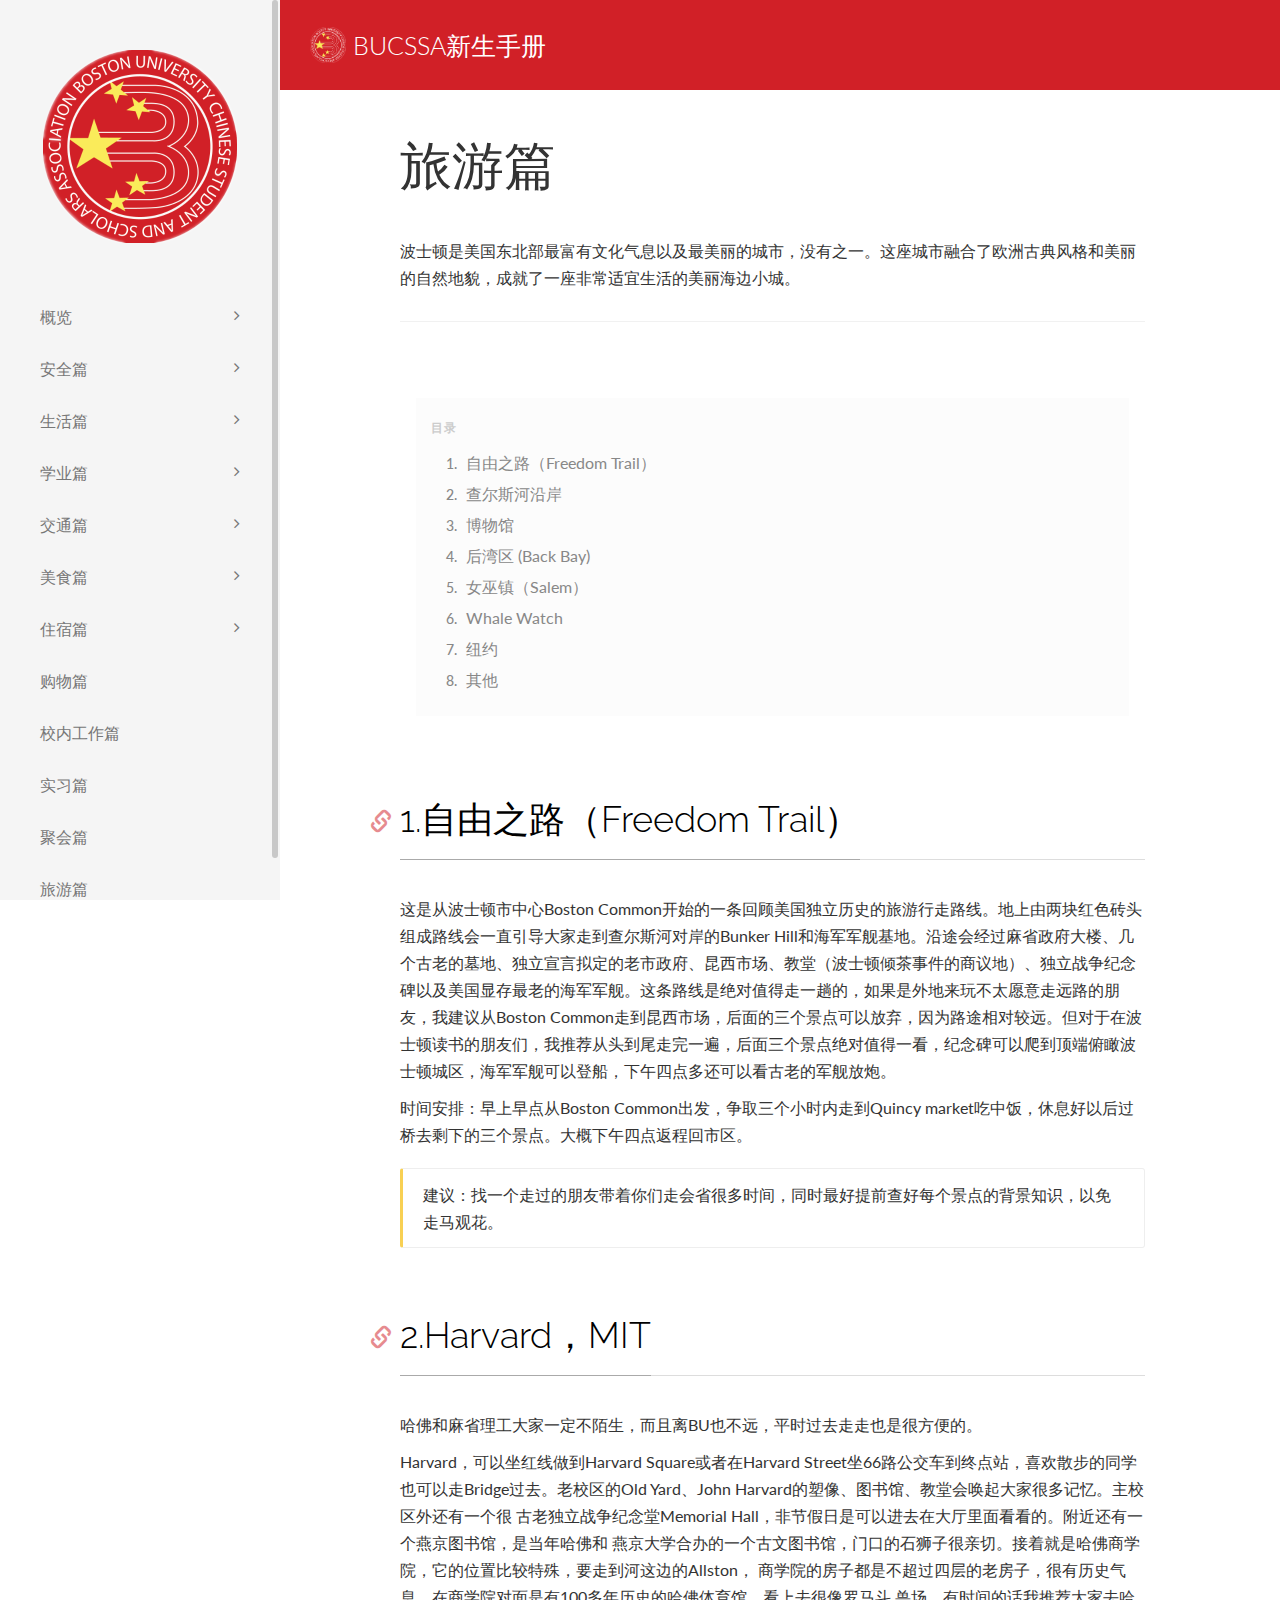
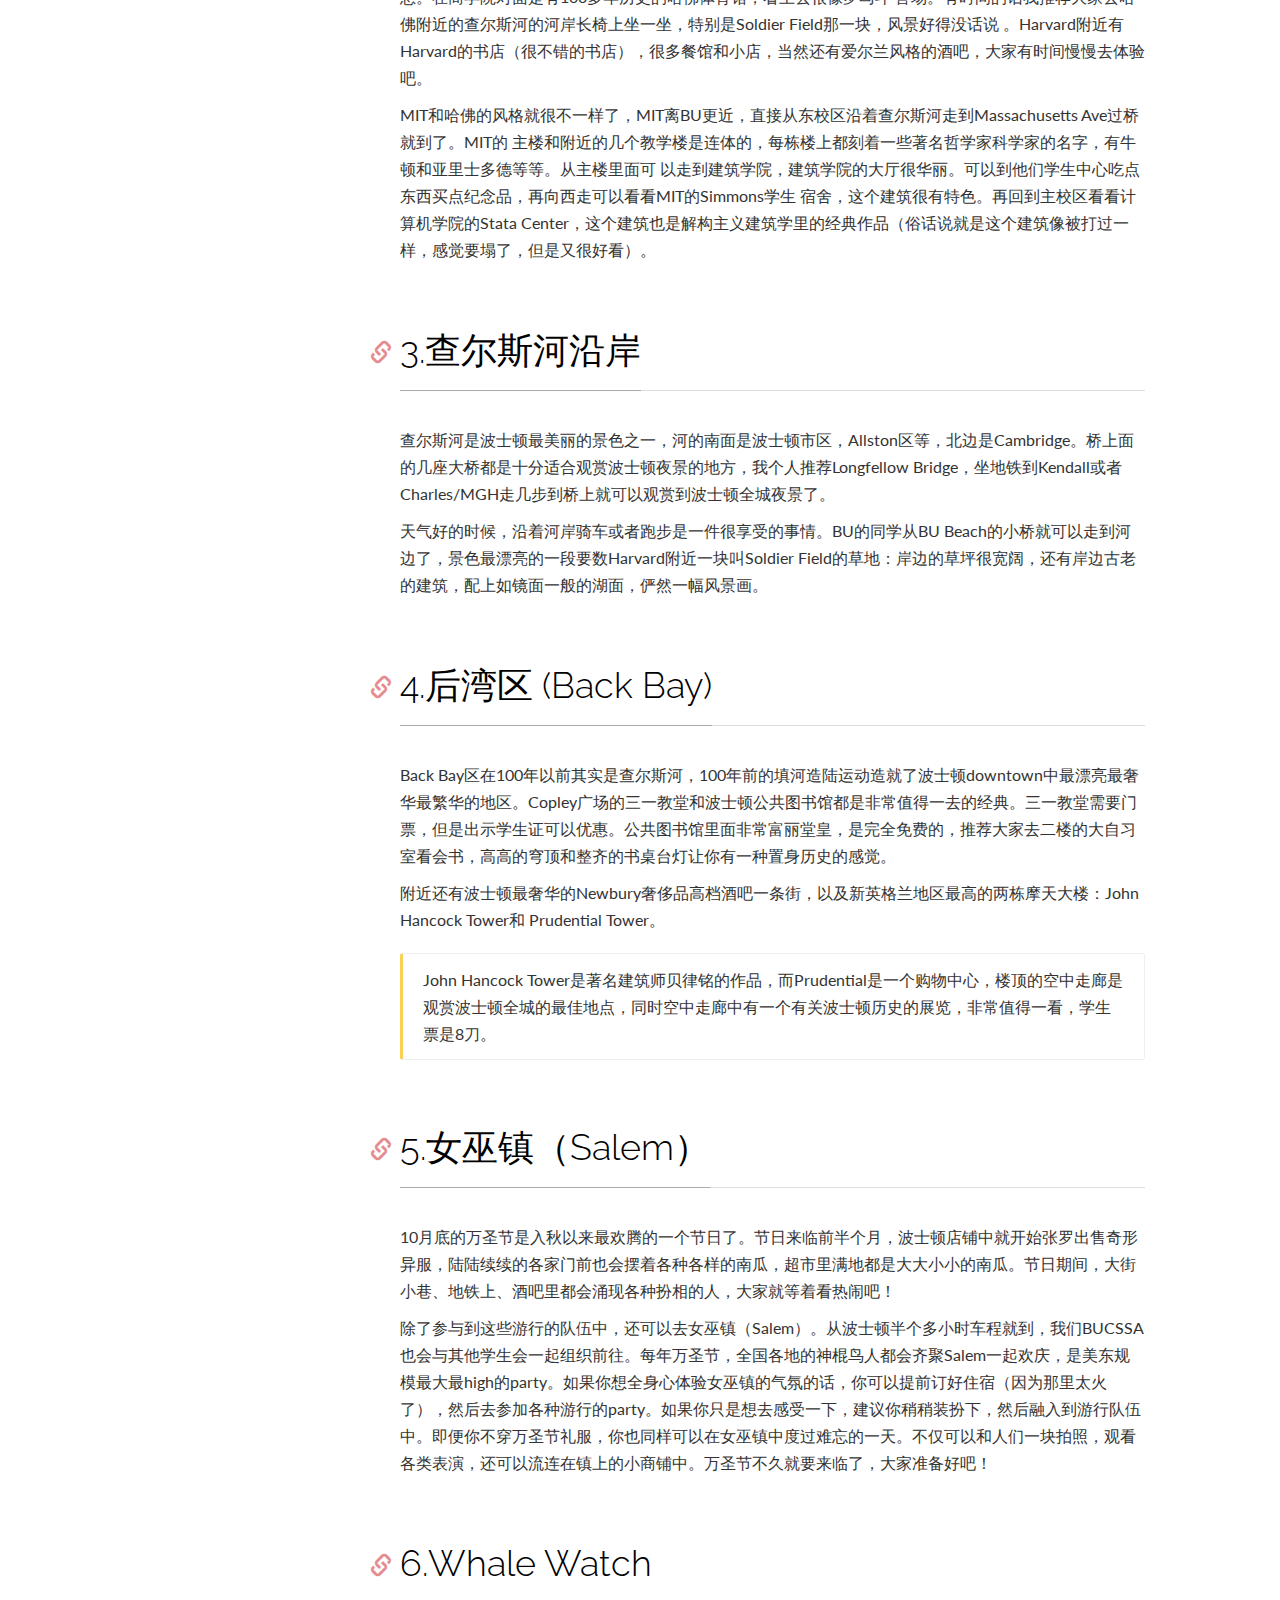
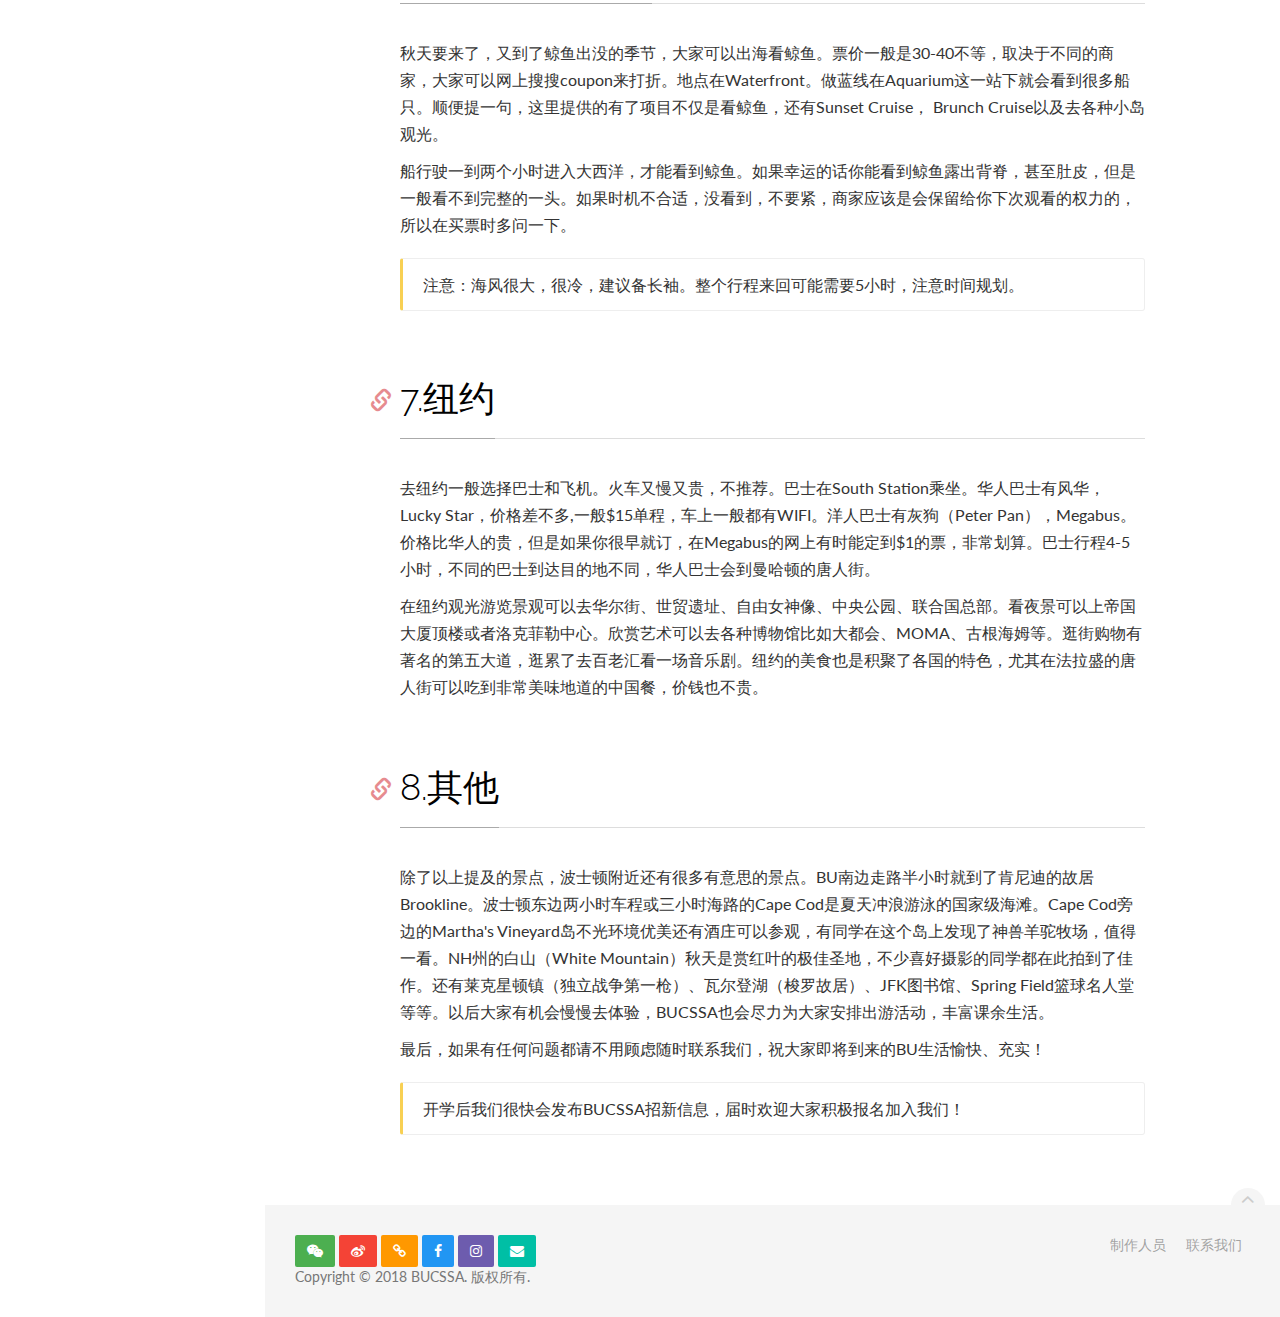
<file: travel.html>
<!DOCTYPE html>
<html lang="en">
<head>
    <meta charset="utf-8">
    <meta http-equiv="X-UA-Compatible" content="IE=edge">
    <meta name="viewport" content="width=device-width, initial-scale=1">
    <meta name="description" content="">
    <meta name="keywords" content="">

    <title>layout_template</title>

    <!-- Styles -->
    <link href="assets/css/theDocs.all.min.css" rel="stylesheet">
    <link href="assets/css/custom.css" rel="stylesheet">
    <link href="assets/css/skin/skin-red.css" rel="stylesheet">
    <!-- Fonts -->
    <link href='http://fonts.googleapis.com/css?family=Raleway:100,300,400,500%7CLato:300,400' rel='stylesheet' type='text/css'>

    <!-- Favicons -->
    <link rel="apple-touch-icon" href="/apple-touch-icon.png">
    <link rel="icon" href="assets/img/favicon.png">
</head>

<body>


<!-- Sidebar -->
<aside class="sidebar sidebar-boxed">

    <a class="sidebar-brand" href="index.html"><img src="assets/img/logo-sidebar-alt.jpg" alt="logo"></a>
    <ul class="sidenav dropable">

        <li>
            <a href="index.html">概览</a>
            <ul>
                <li><a href="index.html#index1">我们是BUCSSA</a></li>
                <li><a href="index.html#index2">联系方式</a></li>
                <li><a href="index.html#index3">执行委员会名单</a></li>
                <li><a href="index.html#index4">关于本手册</a></li>
                <li><a href="index.html#index5">纽约中国留学服务中心</a></li>
            </ul>
        </li>

        <li>
            <a href="safety.html">安全篇</a>
            <ul>
                <li><a href="safety.html#safety1">校园安全</a></li>
                <li><a href="safety.html#safety2">自然灾害</a></li>
                <li><a href="safety.html#safety3">心理健康</a></li>
            </ul>
        </li>

        <li>
            <a href="life.html">生活篇</a>
            <ul>
                <li><a href="life.html#life1">新生注册</a></li>
                <li><a href="life.html#life2">手机号办理</a></li>
                <li><a href="life.html#life3">银行开户</a></li>
                <li><a href="life.html#life4">驾照申请</a></li>
                <li><a href="life.html#life5">社会保障号(SSN)申请</a></li>
                <li><a href="life.html#life6">收入退税和 Direct Deposit</a></li>
            </ul>
        </li>

        <li>
            <a href="learning.html">学业篇</a>
            <ul>
                <li><a href="learning.html#learning1">课程</a></li>
                <li><a href="learning.html#learning2">校内活动</a></li>
                <li><a href="learning.html#learning3">转学转专业</a></li>
                <li><a href="learning.html#learning4">TA & RA</a></li>
                <li><a href="learning.html#learning5">PhD Qualify</a></li>
            </ul>
        </li>

        <li>
            <a href="transportation.html">交通篇</a>
            <ul>
                <li><a href="transportation.html#transportation1">地铁</a></li>
                <li><a href="transportation.html#transportation2">公交车和校车</a></li>
                <li><a href="transportation.html#transportation3">打车</a></li>
                <li><a href="transportation.html#transportation4">自行车</a></li>
                <li><a href="transportation.html#transportation5">长途</a></li>
                <li><a href="transportation.html#transportation6">租车</a></li>
            </ul>
        </li>

        <li>
            <a href="food.html">美食篇</a>
            <ul>
                <li><a href="food.html#food1">Dining Plan</a></li>
                <li><a href="food.html#food2">校外餐厅</a></li>
            </ul>
        </li>

        <li>
            <a href="housing.html">住宿篇</a>
            <ul>
                <li><a href="housing.html#housing1">宿舍</a></li>
                <li><a href="housing.html#housing2">校外租房</a></li>
                <li><a href="housing.html#housing3">临时住宿</a></li>
            </ul>
        </li>

        <li><a href="shopping.html">购物篇</a></li>

        <li><a href="on-campus-employment.html">校内工作篇</a></li>

        <li><a href="intern.html">实习篇</a></li>

        <li><a href="party.html">聚会篇</a></li>

        <li><a href="travel.html">旅游篇</a></li>

    </ul>

</aside>
<!-- END Sidebar -->


<header class="site-header navbar-fullwidth">

    <!-- Top navbar & branding -->
    <nav class="navbar navbar-default">
        <div class="container">

            <!-- Toggle buttons and brand -->
            <div class="navbar-header">

                <!-- Top-right navbar botton template
                  <button type="button" class="navbar-toggle" data-toggle="collapse" data-target="#navbar" aria-expanded="true" aria-controls="navbar">
                    <span class="glyphicon glyphicon-option-vertical"></span>
                  </button>
                -->

                <button type="button" class="navbar-toggle for-sidebar" data-toggle="offcanvas">
                    <span class="icon-bar"></span>
                    <span class="icon-bar"></span>
                    <span class="icon-bar"></span>
                </button>
                <a class="navbar-brand" href="index.html"><img src="assets/img/logo-sidebar.jpg" alt="logo">&nbsp;BUCSSA新生手册</a>

            </div>
            <!-- END Toggle buttons and brand -->

            <!-- Top-right navbar content template
            <div id="navbar" class="navbar-collapse collapse" aria-expanded="true" role="banner">
              <ul class="nav navbar-nav navbar-right">
                <li class="hero"><a href="index.html">BUCSSA新生手册</a></li>
              </ul>
            </div>
            <!-- END Top navbar -->

        </div>
    </nav>
    <!-- END Top navbar & branding -->

</header>


<main class="container-fluid">
    <div class="row">

        <!-- Main content -->
        <article class="main-content" role="main">

            <header>
                <h1>旅游篇</h1>
                <p>波士顿是美国东北部最富有文化气息以及最美丽的城市，没有之一。这座城市融合了欧洲古典风格和美丽的自然地貌，成就了一座非常适宜生活的美丽海边小城。
            </header>

            <section>

                <div class="code-preview">
                    <ol class="toc">
                        <li>
                            <a href="#travel1">自由之路（Freedom Trail）</a>
                        </li>

                        <li>
                            <a href="#travel2">查尔斯河沿岸</a>

                        </li>

                        <li>
                            <a href="#travel3">博物馆</a>
                        </li>

                        <li>
                            <a href="#travel4">后湾区 (Back Bay)</a>
                        </li>

                        <li>
                            <a href="#travel5">女巫镇（Salem）</a>
                        </li>

                        <li>
                            <a href="#travel6">Whale Watch</a>
                        </li>

                        <li>
                            <a href="#travel7">纽约</a>
                        </li>

                        <li>
                            <a href="#travel8">其他</a>
                        </li>
                    </ol>


                </div>

                <a name="travel1"></a>

                <h2 id="travel1"><a href="#travel1">1.自由之路（Freedom Trail）</a></h2>


                <p>
                    这是从波士顿市中心Boston Common开始的一条回顾美国独立历史的旅游行走路线。地上由两块红色砖头组成路线会一直引导大家走到查尔斯河对岸的Bunker Hill和海军军舰基地。沿途会经过麻省政府大楼、几个古老的墓地、独立宣言拟定的老市政府、昆西市场、教堂（波士顿倾茶事件的商议地）、独立战争纪念碑以及美国显存最老的海军军舰。这条路线是绝对值得走一趟的，如果是外地来玩不太愿意走远路的朋友，我建议从Boston Common走到昆西市场，后面的三个景点可以放弃，因为路途相对较远。但对于在波士顿读书的朋友们，我推荐从头到尾走完一遍，后面三个景点绝对值得一看，纪念碑可以爬到顶端俯瞰波士顿城区，海军军舰可以登船，下午四点多还可以看古老的军舰放炮。
                </p>

                <p>
                    时间安排：早上早点从Boston Common出发，争取三个小时内走到Quincy market吃中饭，休息好以后过桥去剩下的三个景点。大概下午四点返程回市区。
                </p>

                <div class="callout callout-warning" role="alert">	建议：找一个走过的朋友带着你们走会省很多时间，同时最好提前查好每个景点的背景知识，以免走马观花。</div>


                <!--#####################################################################################################################################################################-->


                <a name="travel2"></a>

                <h2 id="travel2"><a href="#travel2">2.Harvard，MIT</a></h2>


                <p>
                    哈佛和麻省理工大家一定不陌生，而且离BU也不远，平时过去走走也是很方便的。
                </p>

                <p>
                    Harvard，可以坐红线做到Harvard Square或者在Harvard Street坐66路公交车到终点站，喜欢散步的同学也可以走Bridge过去。老校区的Old Yard、John Harvard的塑像、图书馆、教堂会唤起大家很多记忆。主校区外还有一个很 古老独立战争纪念堂Memorial Hall，非节假日是可以进去在大厅里面看看的。附近还有一个燕京图书馆，是当年哈佛和 燕京大学合办的一个古文图书馆，门口的石狮子很亲切。接着就是哈佛商学院，它的位置比较特殊，要走到河这边的Allston， 商学院的房子都是不超过四层的老房子，很有历史气息。在商学院对面是有100多年历史的哈佛体育馆，看上去很像罗马斗 兽场。有时间的话我推荐大家去哈佛附近的查尔斯河的河岸长椅上坐一坐，特别是Soldier Field那一块，风景好得没话说 。Harvard附近有Harvard的书店（很不错的书店），很多餐馆和小店，当然还有爱尔兰风格的酒吧，大家有时间慢慢去体验吧。
                </p>

                <p>
                    MIT和哈佛的风格就很不一样了，MIT离BU更近，直接从东校区沿着查尔斯河走到Massachusetts Ave过桥就到了。MIT的 主楼和附近的几个教学楼是连体的，每栋楼上都刻着一些著名哲学家科学家的名字，有牛顿和亚里士多德等等。从主楼里面可 以走到建筑学院，建筑学院的大厅很华丽。可以到他们学生中心吃点东西买点纪念品，再向西走可以看看MIT的Simmons学生 宿舍，这个建筑很有特色。再回到主校区看看计算机学院的Stata Center，这个建筑也是解构主义建筑学里的经典作品（俗话说就是这个建筑像被打过一样，感觉要塌了，但是又很好看）。
                </p>

                <!--<div class="callout callout-warning" role="alert">	建议：找一个走过的朋友带着你们走会省很多时间，同时最好提前查好每个景点的背景知识，以免走马观花。</div>-->


                <!--#####################################################################################################################################################################-->


                <a name="travel3"></a>

                <h2 id="travel3"><a href="#travel3">3.查尔斯河沿岸</a></h2>


                <p>
                    查尔斯河是波士顿最美丽的景色之一，河的南面是波士顿市区，Allston区等，北边是Cambridge。桥上面的几座大桥都是十分适合观赏波士顿夜景的地方，我个人推荐Longfellow Bridge，坐地铁到Kendall或者Charles/MGH走几步到桥上就可以观赏到波士顿全城夜景了。
                </p>

                <p>
                    天气好的时候，沿着河岸骑车或者跑步是一件很享受的事情。BU的同学从BU Beach的小桥就可以走到河边了，景色最漂亮的一段要数Harvard附近一块叫Soldier Field的草地：岸边的草坪很宽阔，还有岸边古老的建筑，配上如镜面一般的湖面，俨然一幅风景画。
                </p>

                <!--<div class="callout callout-warning" role="alert">	建议：找一个走过的朋友带着你们走会省很多时间，同时最好提前查好每个景点的背景知识，以免走马观花。</div>-->


                <!--#####################################################################################################################################################################-->


                <a name="travel4"></a>

                <h2 id="travel4"><a href="#travel4">4.后湾区 (Back Bay)</a></h2>


                <p>
                    Back Bay区在100年以前其实是查尔斯河，100年前的填河造陆运动造就了波士顿downtown中最漂亮最奢华最繁华的地区。Copley广场的三一教堂和波士顿公共图书馆都是非常值得一去的经典。三一教堂需要门票，但是出示学生证可以优惠。公共图书馆里面非常富丽堂皇，是完全免费的，推荐大家去二楼的大自习室看会书，高高的穹顶和整齐的书桌台灯让你有一种置身历史的感觉。
                </p>

                <p>
                    附近还有波士顿最奢华的Newbury奢侈品高档酒吧一条街，以及新英格兰地区最高的两栋摩天大楼：John Hancock Tower和 Prudential Tower。
                </p>

                <div class="callout callout-warning" role="alert">	John Hancock Tower是著名建筑师贝律铭的作品，而Prudential是一个购物中心，楼顶的空中走廊是观赏波士顿全城的最佳地点，同时空中走廊中有一个有关波士顿历史的展览，非常值得一看，学生票是8刀。</div>


                <!--#####################################################################################################################################################################-->


                <a name="travel5"></a>

                <h2 id="travel5"><a href="#travel5">5.女巫镇（Salem）</a></h2>


                <p>
                    10月底的万圣节是入秋以来最欢腾的一个节日了。节日来临前半个月，波士顿店铺中就开始张罗出售奇形异服，陆陆续续的各家门前也会摆着各种各样的南瓜，超市里满地都是大大小小的南瓜。节日期间，大街小巷、地铁上、酒吧里都会涌现各种扮相的人，大家就等着看热闹吧！
                </p>

                <p>
                    除了参与到这些游行的队伍中，还可以去女巫镇（Salem）。从波士顿半个多小时车程就到，我们BUCSSA也会与其他学生会一起组织前往。每年万圣节，全国各地的神棍鸟人都会齐聚Salem一起欢庆，是美东规模最大最high的party。如果你想全身心体验女巫镇的气氛的话，你可以提前订好住宿（因为那里太火了），然后去参加各种游行的party。如果你只是想去感受一下，建议你稍稍装扮下，然后融入到游行队伍中。即便你不穿万圣节礼服，你也同样可以在女巫镇中度过难忘的一天。不仅可以和人们一块拍照，观看各类表演，还可以流连在镇上的小商铺中。万圣节不久就要来临了，大家准备好吧！
                </p>

                <!--<div class="callout callout-warning" role="alert">	建议：找一个走过的朋友带着你们走会省很多时间，同时最好提前查好每个景点的背景知识，以免走马观花。</div>-->


                <!--#####################################################################################################################################################################-->


                <a name="travel6"></a>

                <h2 id="travel6"><a href="#travel6">6.Whale Watch</a></h2>


                <p>
                    秋天要来了，又到了鲸鱼出没的季节，大家可以出海看鲸鱼。票价一般是30-40不等，取决于不同的商家，大家可以网上搜搜coupon来打折。地点在Waterfront。做蓝线在Aquarium这一站下就会看到很多船只。顺便提一句，这里提供的有了项目不仅是看鲸鱼，还有Sunset Cruise， Brunch Cruise以及去各种小岛观光。
                </p>

                <p>
                    船行驶一到两个小时进入大西洋，才能看到鲸鱼。如果幸运的话你能看到鲸鱼露出背脊，甚至肚皮，但是一般看不到完整的一头。如果时机不合适，没看到，不要紧，商家应该是会保留给你下次观看的权力的，所以在买票时多问一下。
                </p>

                <div class="callout callout-warning" role="alert">	注意：海风很大，很冷，建议备长袖。整个行程来回可能需要5小时，注意时间规划。</div>


                <!--#####################################################################################################################################################################-->


                <a name="travel7"></a>

                <h2 id="travel7"><a href="#travel7">7.纽约</a></h2>


                <p>
                    去纽约一般选择巴士和飞机。火车又慢又贵，不推荐。巴士在South Station乘坐。华人巴士有风华，Lucky Star，价格差不多,一般$15单程，车上一般都有WIFI。洋人巴士有灰狗（Peter Pan），Megabus。价格比华人的贵，但是如果你很早就订，在Megabus的网上有时能定到$1的票，非常划算。巴士行程4-5小时，不同的巴士到达目的地不同，华人巴士会到曼哈顿的唐人街。
                </p>

                <p>
                    在纽约观光游览景观可以去华尔街、世贸遗址、自由女神像、中央公园、联合国总部。看夜景可以上帝国大厦顶楼或者洛克菲勒中心。欣赏艺术可以去各种博物馆比如大都会、MOMA、古根海姆等。逛街购物有著名的第五大道，逛累了去百老汇看一场音乐剧。纽约的美食也是积聚了各国的特色，尤其在法拉盛的唐人街可以吃到非常美味地道的中国餐，价钱也不贵。
                </p>

                <!--<div class="callout callout-warning" role="alert">	建议：找一个走过的朋友带着你们走会省很多时间，同时最好提前查好每个景点的背景知识，以免走马观花。</div>-->


                <!--#####################################################################################################################################################################-->


                <a name="travel8"></a>

                <h2 id="travel8"><a href="#travel8">8.其他</a></h2>


                <p>
                    除了以上提及的景点，波士顿附近还有很多有意思的景点。BU南边走路半小时就到了肯尼迪的故居Brookline。波士顿东边两小时车程或三小时海路的Cape Cod是夏天冲浪游泳的国家级海滩。Cape Cod旁边的Martha's Vineyard岛不光环境优美还有酒庄可以参观，有同学在这个岛上发现了神兽羊驼牧场，值得一看。NH州的白山（White Mountain）秋天是赏红叶的极佳圣地，不少喜好摄影的同学都在此拍到了佳作。还有莱克星顿镇（独立战争第一枪）、瓦尔登湖（梭罗故居）、JFK图书馆、Spring Field篮球名人堂等等。以后大家有机会慢慢去体验，BUCSSA也会尽力为大家安排出游活动，丰富课余生活。
                </p>

                <p>
                    最后，如果有任何问题都请不用顾虑随时联系我们，祝大家即将到来的BU生活愉快、充实！
                </p>

                <div class="callout callout-warning" role="alert">开学后我们很快会发布BUCSSA招新信息，届时欢迎大家积极报名加入我们！
                </div>


                <!--#####################################################################################################################################################################-->



            </section>



        </article>
        <!-- END Main content -->


        <!-- Footer -->
        <footer class="site-footer">
            <div class="container-fluid">
                <a id="scroll-up" href="#"><i class="fa fa-angle-up"></i></a>

                <div class="row">
                    <div class="col-md-6 col-sm-6">
                        <a href="assets/img/wechat-qr-code.png"><button type="button" class="btn btn-success"><i class="fa fa-weixin"></i></button></a>
                        <a href="https://weibo.com/bucssa"><button type="button" class="btn btn-danger"><i class="fa fa-weibo"></i></button></a>
                        <a href="http://www.bucssa.net"><button type="button" class="btn btn-warning"><i class="fa fa-link"></i></button></a>
                        <a href="https://www.facebook.com/BUCSSA2016/"><button type="button" class="btn btn-primary"><i class="fa fa-facebook"></i></button></a>
                        <a href="https://www.instagram.com/bucssa/"><button type="button" class="btn btn-purple"><i class="fa fa-instagram"></i></button></a>
                        <a href="mailto:bucssa@bu.edu"><button type="button" class="btn btn-teal"><i class="fa fa-envelope"></i></button></a>
                        <p>Copyright &copy; 2018 BUCSSA. 版权所有.</p>
                    </div>
                    <div class="col-md-6 col-sm-6">
                        <ul class="footer-menu">
                            <li><a href="index.html#index4">制作人员</a></li>
                            <li><a href="mailto:tech@bucssa.net">联系我们</a></li>
                        </ul>
                    </div>
                </div>
            </div>
        </footer>
        <!-- END Footer -->

    </div>
</main>

<!-- Scripts -->
<script src="assets/js/theDocs.all.min.js"></script>
<script src="assets/js/custom.js"></script>

</body>
</html>
</file>
<file: assets/css/custom.css>
.secondary-text {
	font-size: 75%;
	color: #999999;
}
.in-text-title {
	font-size: 125%;
	font-weight: bold;
	color: #999999;
}
</file>
<file: assets/css/skin/skin-red.css>
.navbar-default.navbar-light li > a:focus,
.navbar-default.navbar-light li > a:hover,
.navbar-default.navbar-light .active > a,
.navbar-default.navbar-light .active > a:focus,
.navbar-default.navbar-light .active > a:hover,
.navbar-default.navbar-light .open > a:focus,
.navbar-default.navbar-light .open > a:hover,
.navbar-default.navbar-light .open > a,
.sidenav a.active,
.sidenav a:hover,
.sidenav > li > a.active,
.sidenav > li > a:hover,
.sidenav li.active > a,
.sidebar-boxed .sidenav > li > a:hover,
.sidebar-boxed .sidenav > li > a.open,
a,
a:focus,
a:hover,
h1 a:before,
h2 a:before,
h3 a:before,
.toc a:hover,
.toc a:active,
.tabs-text .nav-tabs > li.active a,
.tabs-btn .nav-tabs li.active a,
.code-tabs .languages .btn.active,
.code-tabs .languages .btn:active,
.promo > .fa,
.promo > .glyphicon,
.pagination > li > a:focus,
.pagination > li > a:hover,
.pagination > li > span:focus,
.pagination > li > span:hover,
.pager li > a:hover {
  color: #d12027;
}

.site-header .navbar,
.sidenav > li > ul li.active a:before,
.sidenav > li > ul a.active:before,
.sidebar-line .sidenav li.active > a:before,
.sidebar-line .sidenav a.active:before,
.carousel.indicators-out .carousel-indicators .active,
.pagination > .active > a,
.pagination > .active > a:focus,
.pagination > .active > a:hover,
.pagination > .active > span,
.pagination > .active > span:focus,
.pagination > .active > span:hover {
  background-color: #d12027;
}

.carousel.indicators-out .carousel-indicators li {
  border-color: #d12027;
}

.tabs-text .nav-tabs > li.active {
  border-bottom-color: #d12027;
}

.grid-view li {
  border-top-color: #d12027;
}

@media screen and (max-width: 767px) {
  .navbar {
    background-color: #d12027 !important;
  }
}

/*# sourceMappingURL=skin-red.css.map */
</file>
